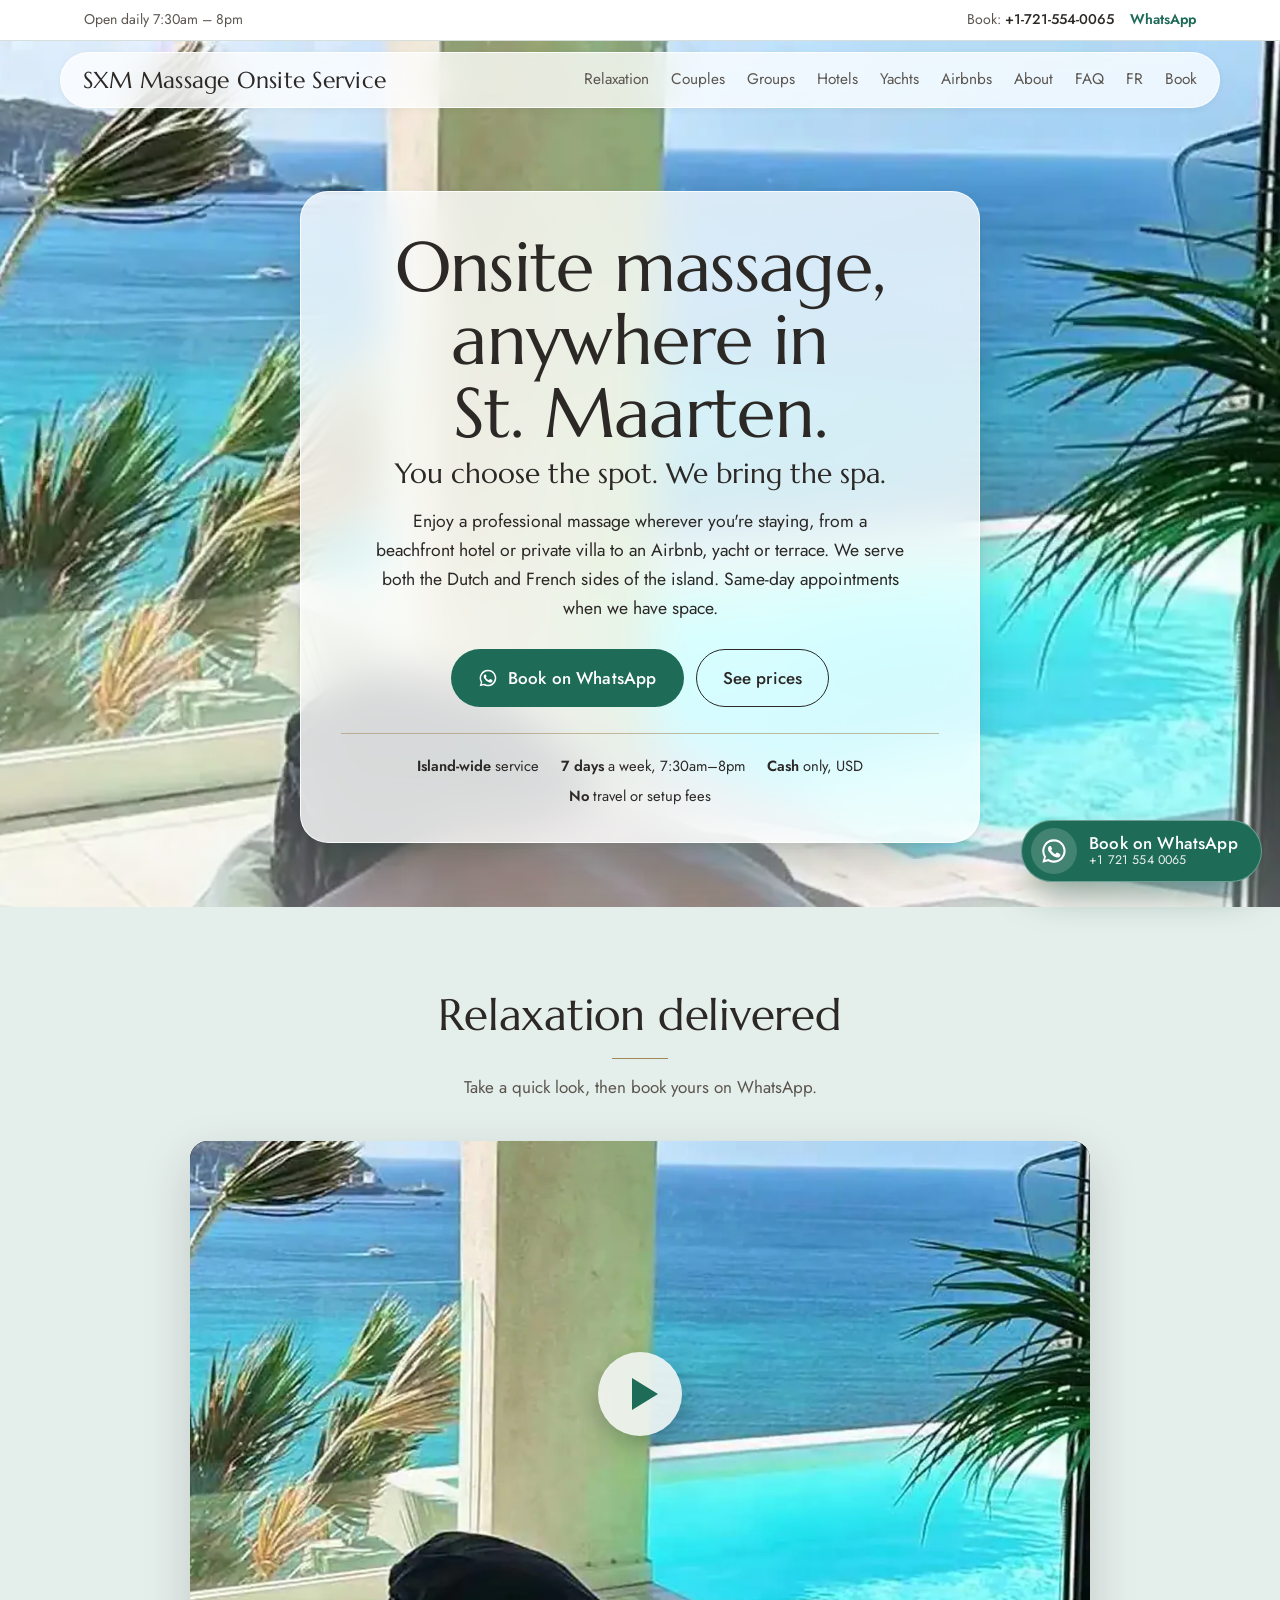
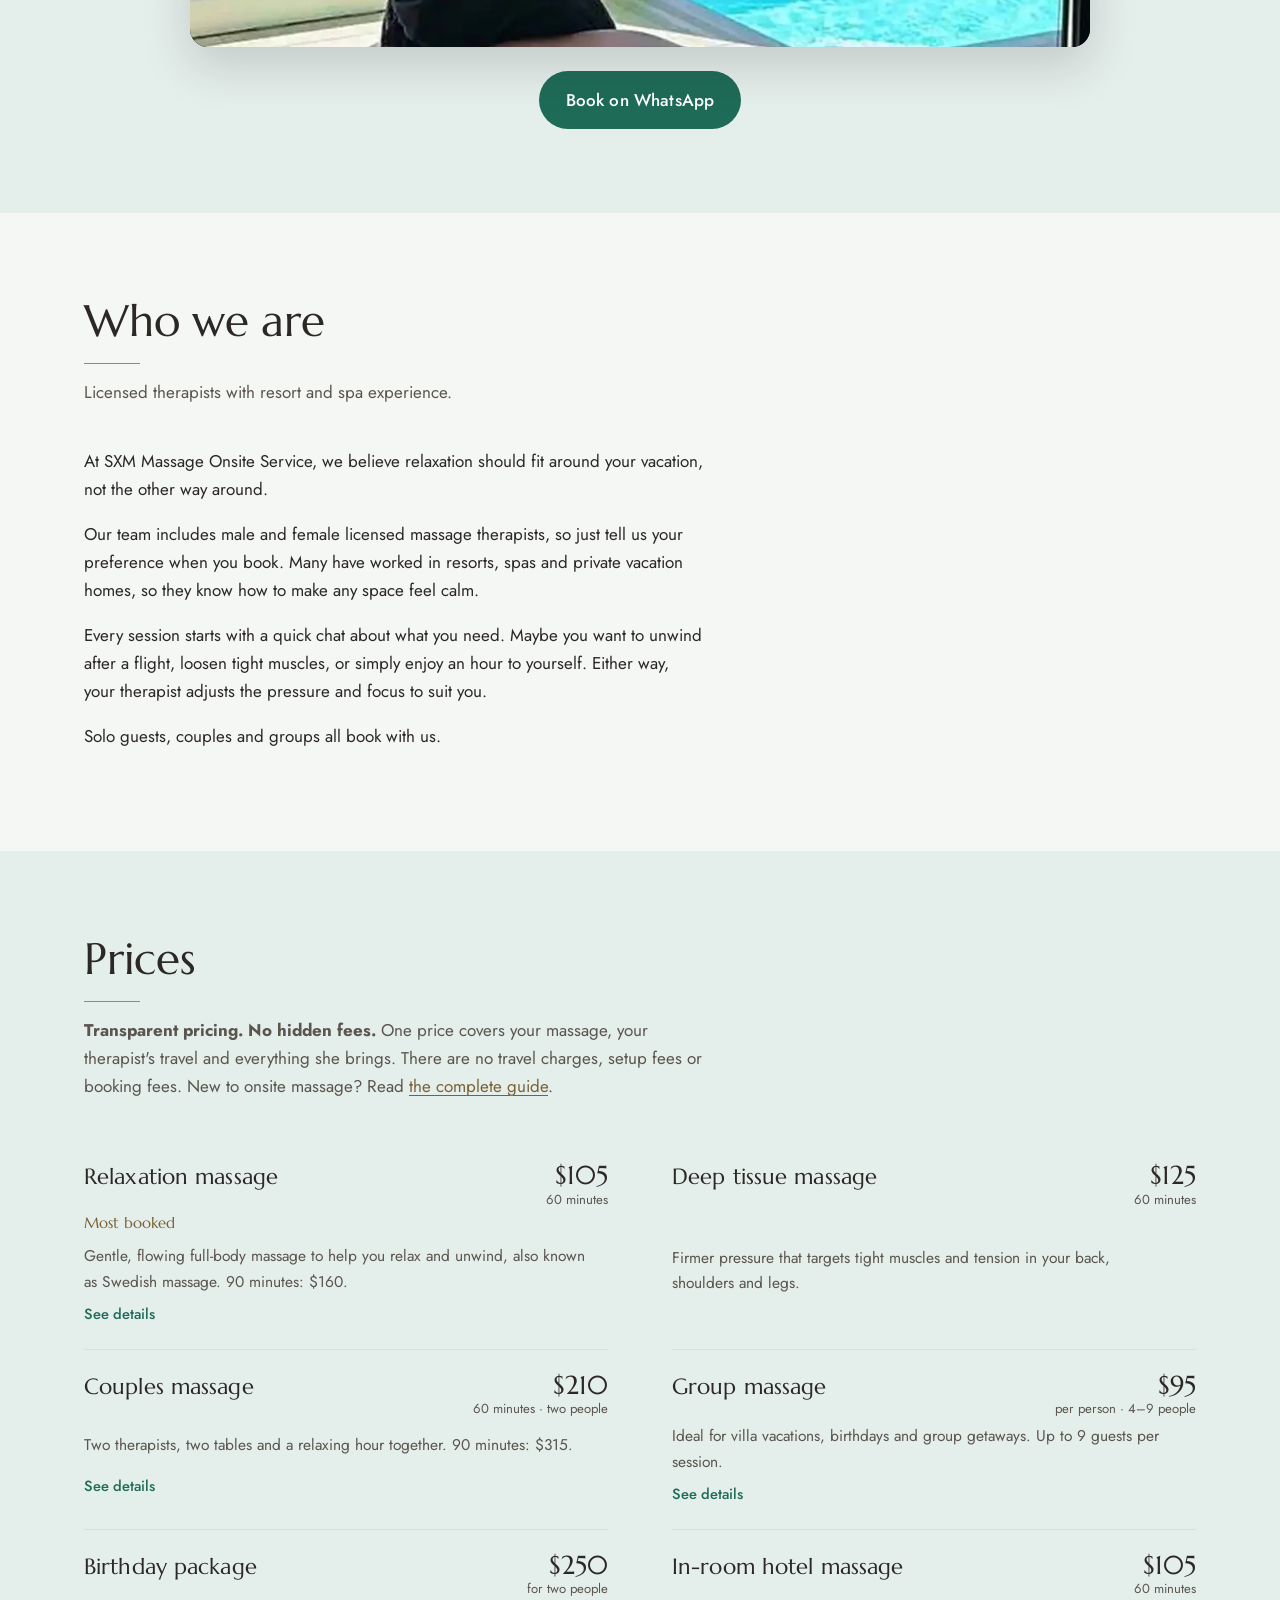
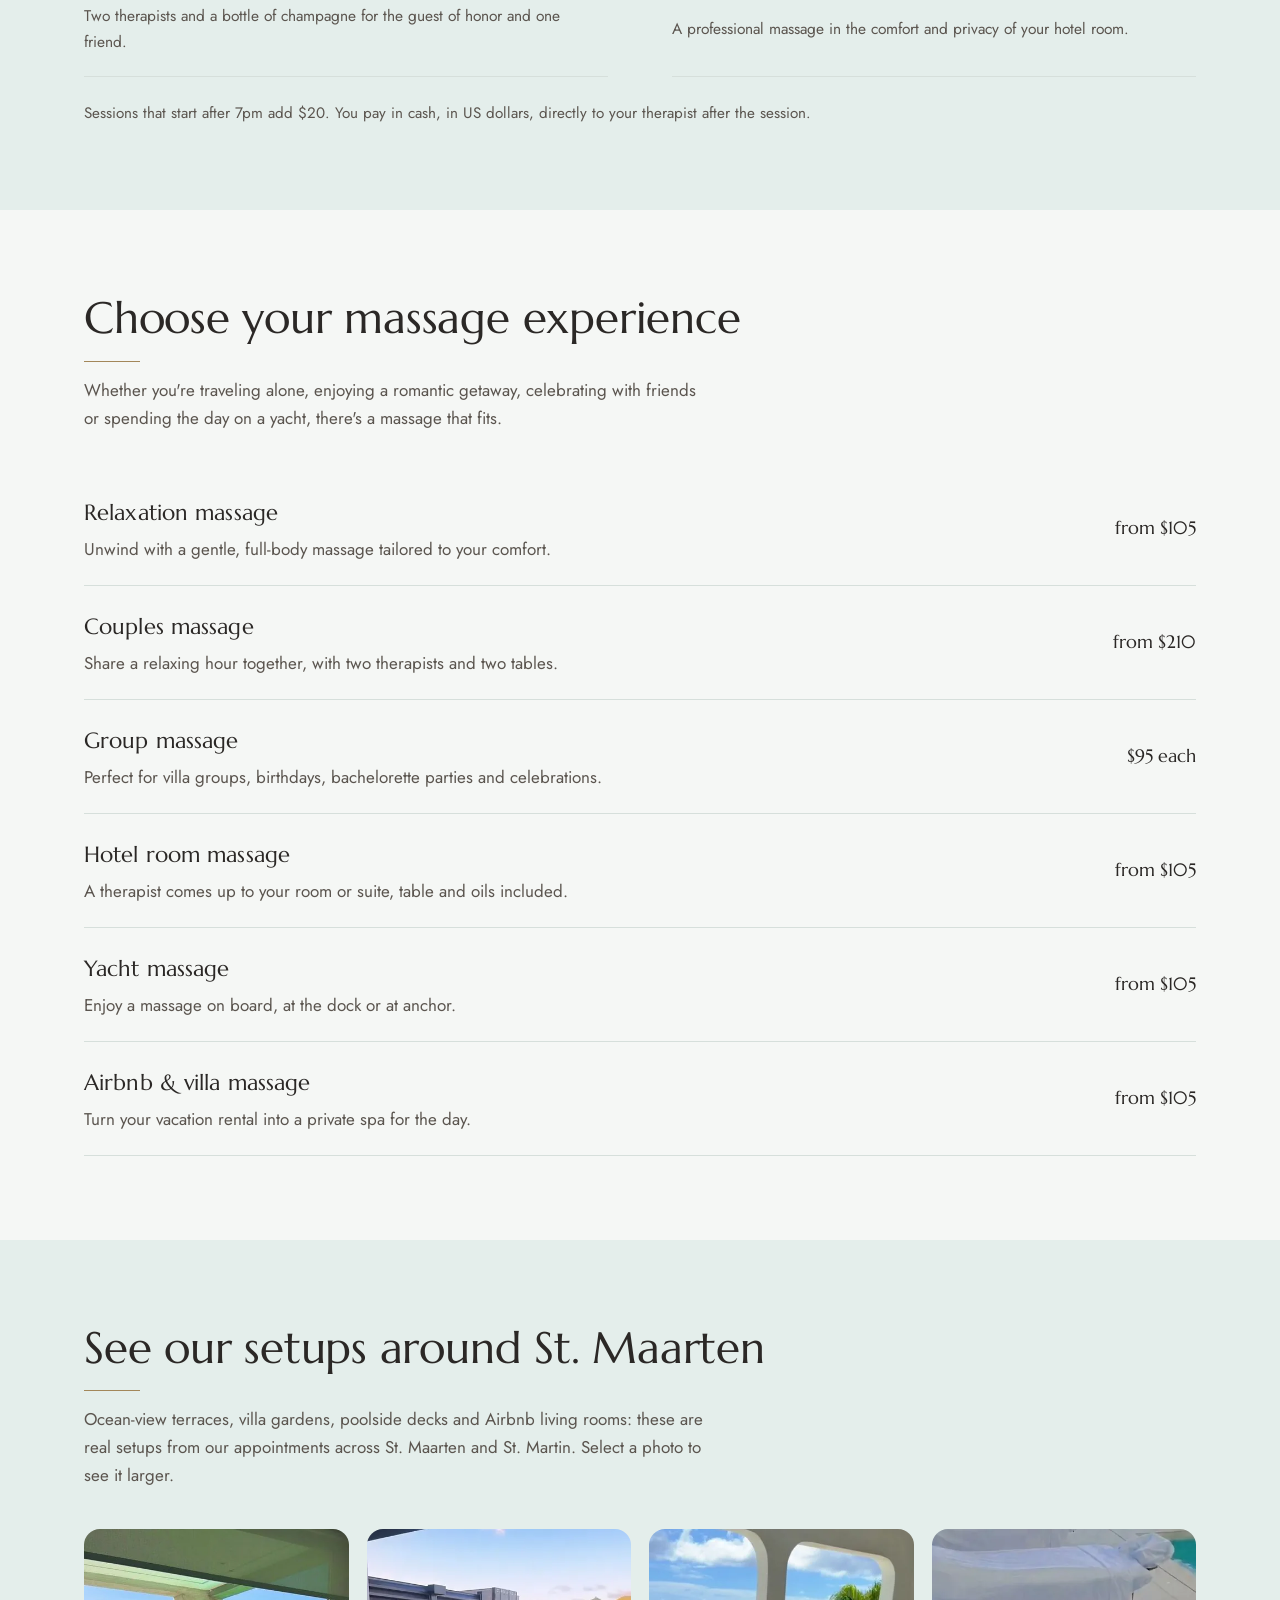
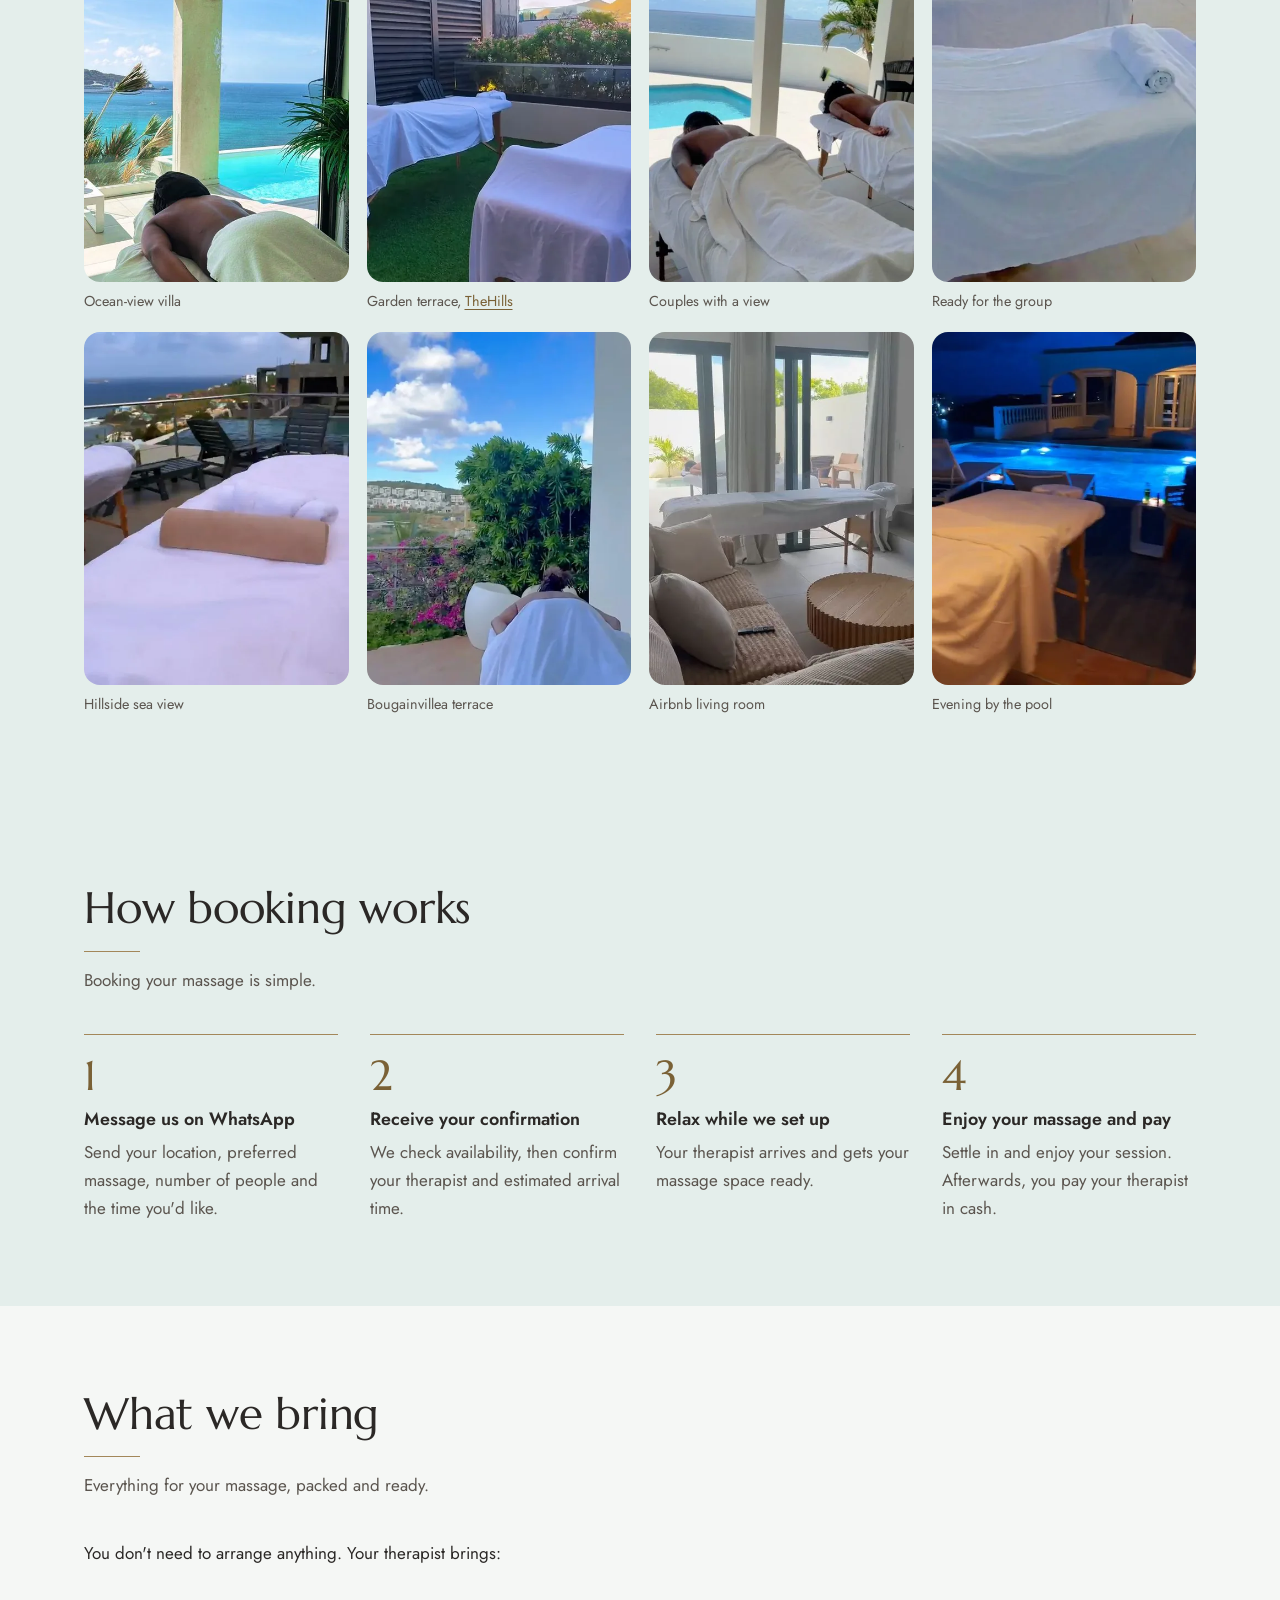
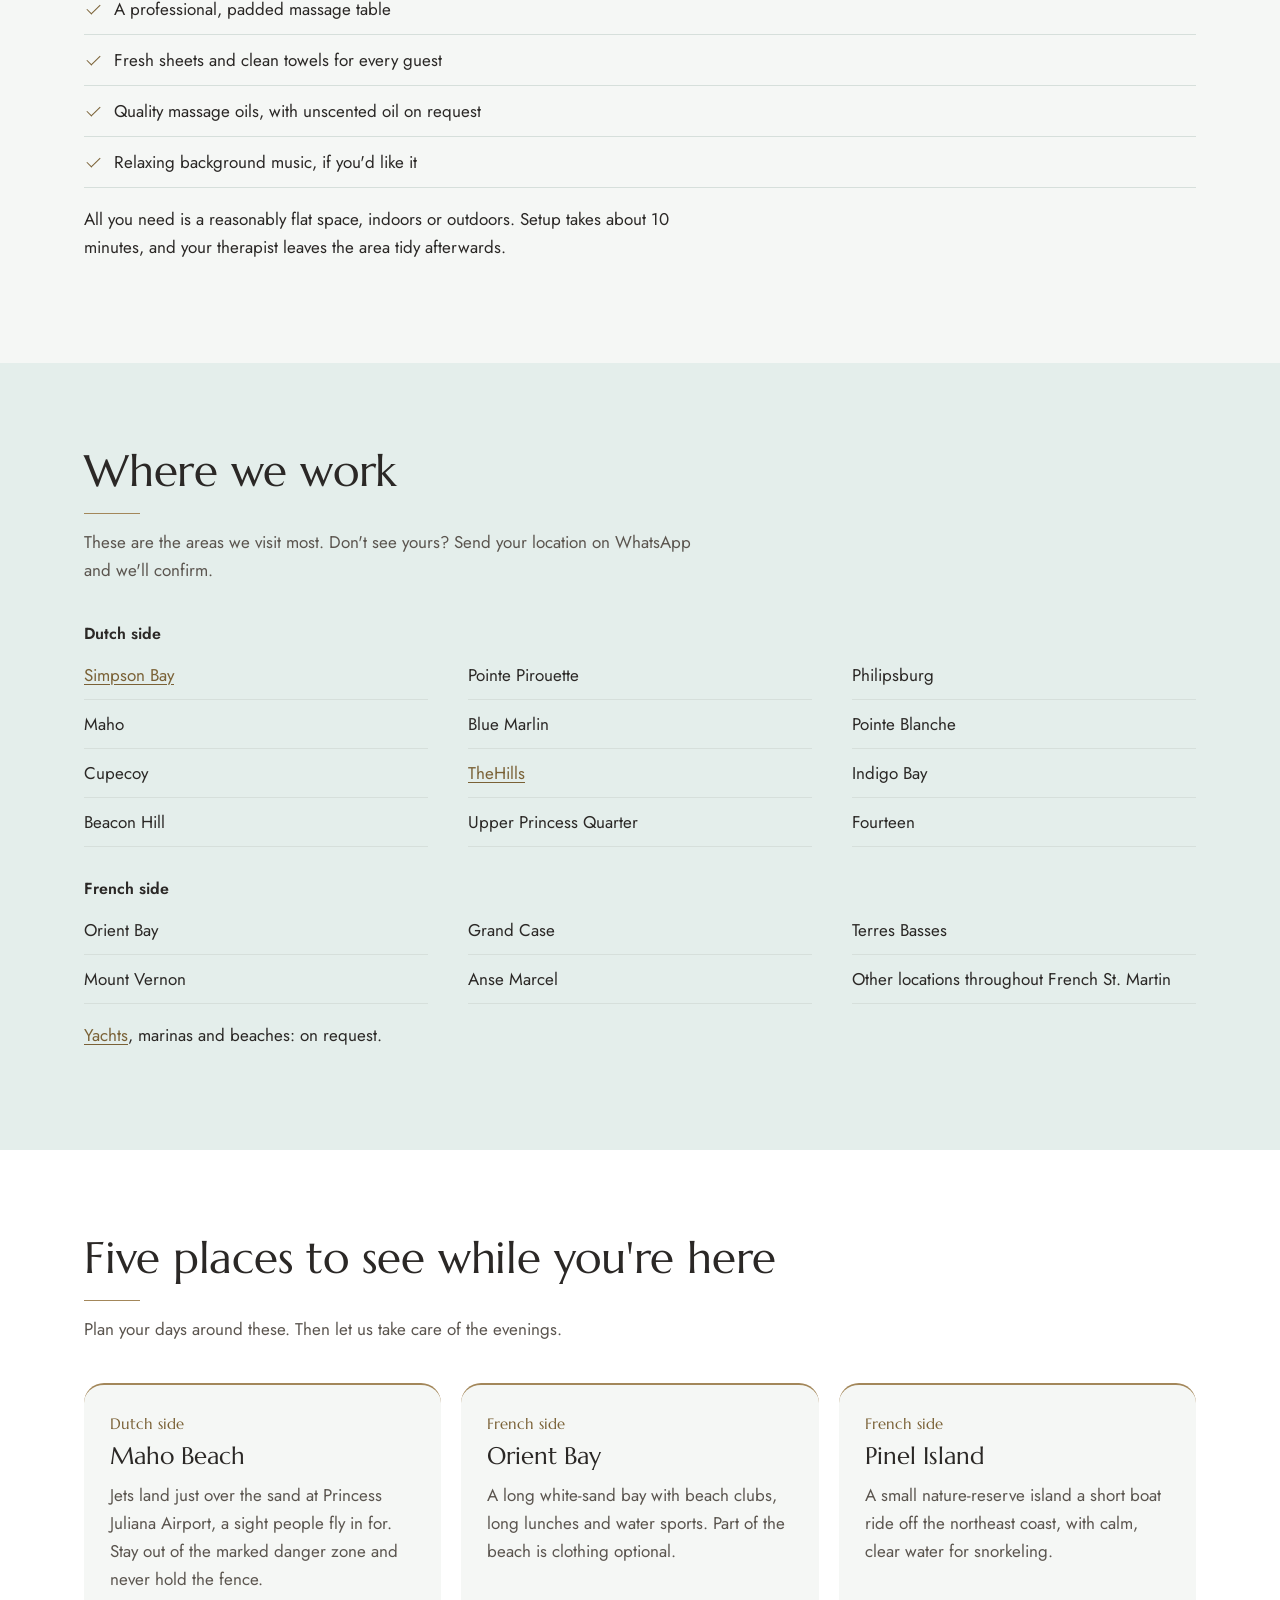
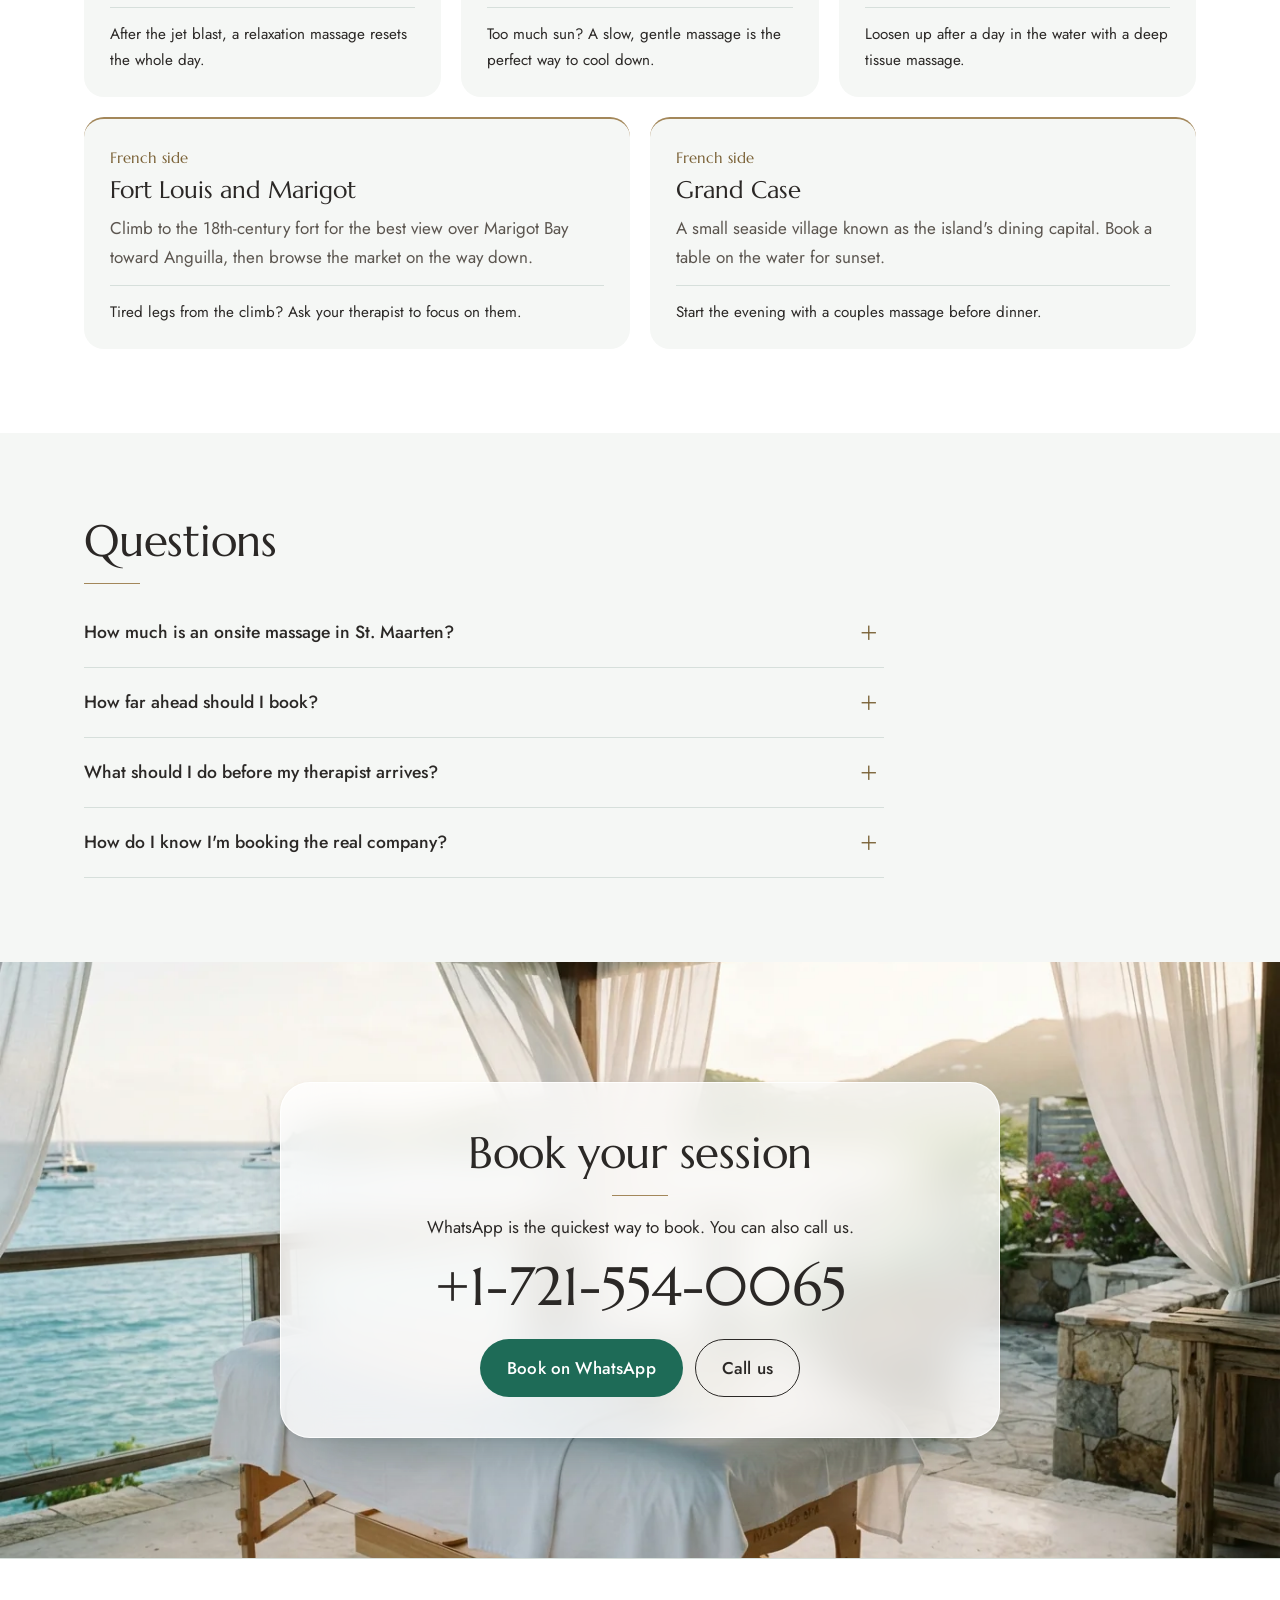
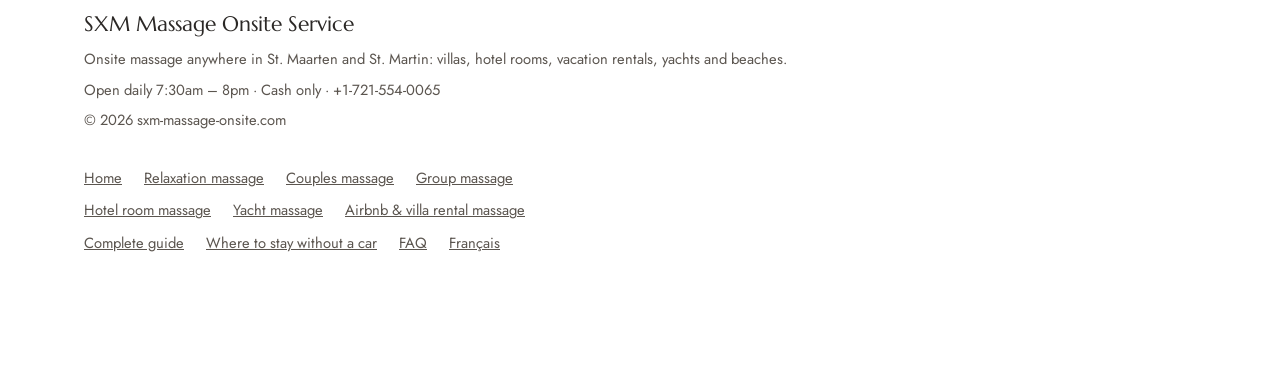
<file: index.html>
<!doctype html>
<html lang="en">
<head>
<meta charset="utf-8">
<meta name="viewport" content="width=device-width, initial-scale=1">
<!-- Google Analytics (skipped on localhost so testing doesn't count).
     Loads after the page is ready (first scroll/tap, or 2.5s after load) so it doesn't slow the first screen.
     A WhatsApp/call tap that happens before it has loaded waits up to ~1s so the click is still counted. -->
<script>
(function(){
  var h=location.hostname;
  if(!h||h==="localhost"||h==="127.0.0.1"||h.endsWith(".local")||h.endsWith(".test")) return;
  window.dataLayer=window.dataLayer||[];
  window.gtag=function(){dataLayer.push(arguments);};
  gtag("js",new Date()); gtag("config","G-8R6DB76BGK");
  var started=false, ready=false;
  function load(){ if(started) return; started=true;
    var s=document.createElement("script"); s.async=true; s.onload=function(){ready=true;};
    s.src="https://www.googletagmanager.com/gtag/js?id=G-8R6DB76BGK"; document.head.appendChild(s); }
  ["scroll","pointerdown","keydown","touchstart"].forEach(function(t){ addEventListener(t,load,{once:true,passive:true}); });
  addEventListener("load",function(){ setTimeout(load,2500); });
  document.addEventListener("click",function(e){
    var a=e.target.closest&&e.target.closest("a"); if(!a) return;
    var name, p={link_url:a.href}, txt=(a.textContent||"").trim().slice(0,60);
    if(a.href.indexOf("wa.me/")>-1){ name="whatsapp_click"; p.link_text=txt; }
    else if(a.href.indexOf("tel:")===0){ name="phone_call_click"; }
    if(!name) return;
    var sameTab=!a.target||a.target==="_self", plain=!(e.ctrlKey||e.metaKey||e.shiftKey||e.altKey||e.button);
    if(ready||!sameTab||!plain){ load(); gtag("event",name,p); return; }
    e.preventDefault(); load();
    var gone=false; function go(){ if(gone) return; gone=true; location.href=a.href; }
    p.event_callback=go; p.event_timeout=1000; gtag("event",name,p); setTimeout(go,1200);
  });
})();
</script>
<title>Onsite Massage &amp; Spa in St. Maarten &amp; Saint Martin</title>
<meta name="description" content="Onsite massage anywhere in St. Maarten &amp; St. Martin: villa, hotel room, Airbnb, yacht or beach. We set up where you are. From $105 incl. travel, same day.">
<link rel="canonical" href="https://sxm-massage-onsite.com/">
<link rel="alternate" hreflang="en" href="https://sxm-massage-onsite.com/">
<link rel="alternate" hreflang="fr" href="https://sxm-massage-onsite.com/fr/">
<link rel="alternate" hreflang="x-default" href="https://sxm-massage-onsite.com/">
<meta name="theme-color" content="#16302A">
<meta property="og:type" content="website">
<meta property="og:site_name" content="SXM Massage Onsite Service">
<meta property="og:title" content="Onsite Massage &amp; Spa in St. Maarten &amp; Saint Martin">
<meta property="og:description" content="Onsite massage anywhere in St. Maarten &amp; St. Martin: villa, hotel room, Airbnb, yacht or beach. We set up where you are. From $105 incl. travel, same day.">
<meta property="og:url" content="https://sxm-massage-onsite.com/">
<meta property="og:image" content="https://sxm-massage-onsite.com/images/sxm-onsite-massage-share.jpg">
<meta property="og:image:width" content="1200">
<meta property="og:image:height" content="630">
<meta property="og:image:alt" content="SXM Massage Onsite Service: a full massage set up on site at your villa, hotel, Airbnb, yacht or beach in St. Maarten">
<meta name="twitter:card" content="summary_large_image">
<meta name="twitter:image" content="https://sxm-massage-onsite.com/images/sxm-onsite-massage-share.jpg">
<link rel="icon" href="favicon.ico" sizes="any">
<link rel="icon" type="image/png" sizes="32x32" href="favicon-32.png">
<link rel="apple-touch-icon" href="apple-touch-icon.png">
<link rel="manifest" href="site.webmanifest">
<link rel="preload" as="image" href="images/intro-poster-vertical.webp" media="(max-aspect-ratio: 3/4)" fetchpriority="high">
<link rel="preload" as="image" href="images/intro-video-poster.webp" media="(min-aspect-ratio: 3.001/4)" fetchpriority="high">
<link rel="preload" href="fonts/marcellus-latin.woff2" as="font" type="font/woff2" crossorigin>
<link rel="preload" href="fonts/jost-latin.woff2" as="font" type="font/woff2" crossorigin>
<link rel="stylesheet" href="css/style.css?v=20261117e">
<script type="application/ld+json">
{
  "@context": "https://schema.org",
  "@type": "HealthAndBeautyBusiness",
  "@id": "https://sxm-massage-onsite.com/#business",
  "name": "SXM Massage Onsite Service",
  "alternateName": ["St. Maarten Massage Onsite Services", "St. Maarten Massage Onsite", "SXM Onsite Massage"],
  "url": "https://sxm-massage-onsite.com/",
  "image": [
    "https://sxm-massage-onsite.com/images/sxm-onsite-massage-share.jpg",
    "https://sxm-massage-onsite.com/images/ocean-view-villa-massage-st-maarten.webp",
    "https://sxm-massage-onsite.com/images/couples-massage-ocean-view-villa-st-maarten.webp",
    "https://sxm-massage-onsite.com/images/massage-table-ocean-view-terrace-st-maarten.webp",
    "https://sxm-massage-onsite.com/images/evening-poolside-massage-villa-st-maarten.webp",
    "https://sxm-massage-onsite.com/images/airbnb-living-room-massage-setup-st-maarten.webp",
    "https://sxm-massage-onsite.com/images/two-massage-tables-garden-terrace-sea-view.webp",
    "https://sxm-massage-onsite.com/images/couples-massage-tables-covered-terrace-ocean-view.webp",
    "https://sxm-massage-onsite.com/images/relaxation-massage-villa-terrace-bougainvillea.webp",
    "https://sxm-massage-onsite.com/images/group-massage-tables-beside-villa-pool.webp",
    "https://sxm-massage-onsite.com/images/couples-massage-tables-covered-villa-terrace.webp",
    "https://sxm-massage-onsite.com/images/massage-table-vacation-rental-st-maarten.webp"
  ],
  "logo": "https://sxm-massage-onsite.com/icon-512.png",
  "description": "Onsite massage anywhere in St. Maarten and St. Martin. Licensed therapists set up a full massage on site at villas, hotel rooms, vacation rentals, yachts and beaches, on both the Dutch and French sides.",
  "telephone": "+1-721-554-0065",
  "priceRange": "$95-$315",
  "paymentAccepted": "Cash",
  "currenciesAccepted": "USD",
  "address": {
    "@type": "PostalAddress",
    "addressCountry": "SX",
    "addressRegion": "Sint Maarten"
  },
  "areaServed": [
    {
      "@type": "Place",
      "name": "Sint Maarten"
    },
    {
      "@type": "Place",
      "name": "Saint-Martin"
    }
  ],
  "openingHoursSpecification": [
    {
      "@type": "OpeningHoursSpecification",
      "dayOfWeek": [
        "Monday",
        "Tuesday",
        "Wednesday",
        "Thursday",
        "Friday",
        "Saturday",
        "Sunday"
      ],
      "opens": "07:30",
      "closes": "20:00"
    }
  ],
  "hasOfferCatalog": {
    "@type": "OfferCatalog",
    "name": "Onsite massage",
    "itemListElement": [
      {
        "@type": "Offer",
        "itemOffered": {
          "@type": "Service",
          "name": "Relaxation massage, 60 min",
          "url": "https://sxm-massage-onsite.com/relaxation-massage/"
        },
        "price": "105",
        "priceCurrency": "USD"
      },
      {
        "@type": "Offer",
        "itemOffered": {
          "@type": "Service",
          "name": "Relaxation massage, 90 min",
          "url": "https://sxm-massage-onsite.com/relaxation-massage/"
        },
        "price": "160",
        "priceCurrency": "USD"
      },
      {
        "@type": "Offer",
        "itemOffered": {
          "@type": "Service",
          "name": "Deep tissue massage, 60 min",
          "url": "https://sxm-massage-onsite.com/"
        },
        "price": "125",
        "priceCurrency": "USD"
      },
      {
        "@type": "Offer",
        "itemOffered": {
          "@type": "Service",
          "name": "Couples massage, 60 min",
          "url": "https://sxm-massage-onsite.com/couples-massage/"
        },
        "price": "210",
        "priceCurrency": "USD"
      },
      {
        "@type": "Offer",
        "itemOffered": {
          "@type": "Service",
          "name": "Couples massage, 90 min",
          "url": "https://sxm-massage-onsite.com/couples-massage/"
        },
        "price": "315",
        "priceCurrency": "USD"
      },
      {
        "@type": "Offer",
        "itemOffered": {
          "@type": "Service",
          "name": "Group massage, per person, 4-9 people",
          "url": "https://sxm-massage-onsite.com/group-massage/"
        },
        "price": "95",
        "priceCurrency": "USD"
      },
      {
        "@type": "Offer",
        "itemOffered": {
          "@type": "Service",
          "name": "Birthday package with champagne, two therapists",
          "url": "https://sxm-massage-onsite.com/couples-massage/"
        },
        "price": "250",
        "priceCurrency": "USD"
      }
    ]
  }
}
</script>
<script type="application/ld+json">
{
  "@context": "https://schema.org",
  "@type": "WebSite",
  "@id": "https://sxm-massage-onsite.com/#website",
  "name": "SXM Massage Onsite Service",
  "alternateName": ["St. Maarten Massage Onsite Services", "St. Maarten Massage Onsite", "St Maarten Onsite Massage", "sxm-massage-onsite.com"],
  "url": "https://sxm-massage-onsite.com/",
  "publisher": {
    "@id": "https://sxm-massage-onsite.com/#business"
  },
  "inLanguage": "en"
}
</script>
<script type="application/ld+json">
{
  "@context": "https://schema.org",
  "@type": "FAQPage",
  "mainEntity": [
    {
      "@type": "Question",
      "name": "How much is an onsite massage in St. Maarten?",
      "acceptedAnswer": {
        "@type": "Answer",
        "text": "A 60-minute relaxation massage is $105, and that includes travel. See the full price list above."
      }
    },
    {
      "@type": "Question",
      "name": "How far ahead should I book?",
      "acceptedAnswer": {
        "@type": "Answer",
        "text": "Message us as early as you can, especially for groups, since group dates are limited. For a single massage, same-day booking often works too, but spots are limited in high-traffic areas like Mount Vernon, Anse Marcel and Terres Basses, so book early there to make sure you get your time."
      }
    },
    {
      "@type": "Question",
      "name": "What should I do before my therapist arrives?",
      "acceptedAnswer": {
        "@type": "Answer",
        "text": "Clear a small flat space and have cash ready. If you're in a hotel, let the front desk know a therapist is coming so they can let her up."
      }
    },
    {
      "@type": "Question",
      "name": "How do I know I'm booking the real company?",
      "acceptedAnswer": {
        "@type": "Answer",
        "text": "We only take bookings through sxm-massage-onsite.com and +1-721-554-0065. If someone gave you a different number or website, it isn't us."
      }
    }
  ]
}
</script>
<script type="application/ld+json">
{
  "@context": "https://schema.org",
  "@type": "VideoObject",
  "name": "Relaxation delivered",
  "description": "A short video from SXM Massage Onsite Service, the onsite massage team that sets up a full spa massage at villas, hotels, Airbnbs and yachts across St. Maarten and St. Martin.",
  "thumbnailUrl": [
    "https://sxm-massage-onsite.com/images/relaxation-delivered-video-cover-villa-pool.webp"
  ],
  "contentUrl": "https://sxm-massage-onsite.com/video/intro-landscape.mp4",
  "url": "https://sxm-massage-onsite.com/#video",
  "publisher": {
    "@id": "https://sxm-massage-onsite.com/#business"
  },
  "inLanguage": "en"
}
</script>
</head>
<body class="has-vhero">
<div class="topbar">
  <div class="wrap">
    <span class="tb-hours">Open daily 7:30am – 8pm</span>
    <span class="tb-book">Book: <a class="tb-phone" href="tel:+17215540065"><span class="nw">+1-721-554-0065</span></a> <a class="tb-wa" href="https://wa.me/17215540065?text=Hi%2C%20I%27d%20like%20to%20book%20an%20onsite%20massage" rel="noopener">WhatsApp</a></span>
  </div>
</div>
<header class="wrap top">
  <a class="brand" href="./">SXM Massage Onsite Service<small>sxm-massage-onsite.com</small></a>
  <button class="menu-btn" type="button" aria-expanded="false" aria-controls="main-nav">Menu</button>
  <nav id="main-nav" aria-label="Main">
    <a href="relaxation-massage/">Relaxation</a>
    <a href="couples-massage/">Couples</a>
    <a href="group-massage/">Groups</a>
    <a href="hotel-massage/">Hotels</a>
    <a href="yacht-massage/">Yachts</a>
    <a href="airbnb-massage/">Airbnbs</a>
    <a href="#about">About</a>
    <a href="faq/">FAQ</a>
    <a href="fr/" hreflang="fr" lang="fr" title="Version française">FR</a>
    <a class="nav-m" href="guide/">Complete guide</a>
    <a class="nav-m" href="where-to-stay/">Where to stay</a>
    <a href="#book">Book</a>
  </nav>
</header>
<script>
(function(){
  var h=document.querySelector('header.top'), b=h&&h.querySelector('.menu-btn'); if(!b) return;
  function close(){ h.classList.remove('open'); b.setAttribute('aria-expanded','false'); }
  b.addEventListener('click',function(){ var o=h.classList.toggle('open'); b.setAttribute('aria-expanded',o?'true':'false'); });
  h.querySelectorAll('nav a').forEach(function(a){ a.addEventListener('click',close); });
  document.addEventListener('keydown',function(e){ if(e.key==='Escape'&&h.classList.contains('open')){ close(); b.focus(); } });
  document.addEventListener('click',function(e){ if(h.classList.contains('open')&&!h.contains(e.target)) close(); });
})();
</script>
<main>
<section class="vhero" aria-label="Introduction">
  <picture>
    <source media="(max-aspect-ratio: 3/4)" srcset="images/intro-poster-vertical.webp" width="720" height="1280">
    <img class="vhero-poster" src="images/intro-video-poster.webp" width="1280" height="720" alt="Onsite massage set up at a villa in St. Maarten" fetchpriority="high">
  </picture>
  <video class="vhero-video lazy" muted loop playsinline preload="none" aria-hidden="true" tabindex="-1" data-portrait="video/intro-vertical.mp4" data-landscape="video/intro-landscape.mp4"></video>
  <div class="vhero-shade"></div>
  <div class="wrap vhero-content">
    <div class="glass-card">
    <h1>Onsite massage, anywhere in St.&nbsp;Maarten.</h1>
    <p class="places">You choose the spot. We bring the spa.</p>
    <p class="lede">Enjoy a professional massage wherever you're staying, from a beachfront hotel or private villa to an Airbnb, yacht or terrace. We serve both the Dutch and French sides of the island. Same-day appointments when we have space.</p>
    <div class="cta-row">
      <a class="btn btn-wa" href="https://wa.me/17215540065?text=Hi%2C%20I%27d%20like%20to%20book%20an%20onsite%20massage" rel="noopener"><svg viewBox="0 0 24 24" aria-hidden="true" fill="currentColor"><path d="M12 2a10 10 0 0 0-8.6 15.1L2 22l5-1.3A10 10 0 1 0 12 2zm0 18.2c-1.5 0-3-.4-4.3-1.2l-.3-.2-3 .8.8-2.9-.2-.3A8.2 8.2 0 1 1 12 20.2zm4.5-6.1c-.2-.1-1.5-.7-1.7-.8-.2-.1-.4-.1-.6.1l-.8 1c-.1.2-.3.2-.5.1a6.7 6.7 0 0 1-3.3-2.9c-.3-.4.2-.4.7-1.3.1-.2 0-.3 0-.4l-.8-1.8c-.2-.5-.4-.4-.6-.4h-.5a1 1 0 0 0-.7.3 3 3 0 0 0-.9 2.2 5.2 5.2 0 0 0 1.1 2.7 11.8 11.8 0 0 0 4.5 4c1.7.7 2.3.8 3.2.6.5-.1 1.5-.6 1.7-1.2.2-.6.2-1.1.2-1.2-.1-.1-.3-.2-.5-.3z"/></svg>Book on WhatsApp</a>
      <a class="btn btn-line" href="#prices">See prices</a>
    </div>
    <ul class="facts"><li><strong>Island-wide</strong> service</li><li><strong>7 days</strong> a week, 7:30am–8pm</li><li><strong>Cash</strong> only, USD</li><li><strong>No</strong> travel or setup fees</li></ul>
    </div>
  </div>
  <button class="vhero-toggle" type="button" aria-label="Pause video" title="Pause video" data-pause="Pause video" data-play="Play video"><span aria-hidden="true">&#10074;&#10074;</span></button>
</section>
<script>
(function(){
  var v=document.querySelector('.vhero-video'), b=document.querySelector('.vhero-toggle'); if(!v||!b) return;
  var mm=window.matchMedia?function(q){return matchMedia(q).matches;}:function(){return false;};
  var c=navigator.connection, saveData=!!(c&&c.saveData), still=mm('(prefers-reduced-motion: reduce)')||saveData;
  var wantPlay=!still;
  // Load the video file only when needed, picking the tall or wide version for the screen
  function attach(){ if(v.src) return;
    v.src=mm('(max-aspect-ratio: 3/4)')?v.dataset.portrait:v.dataset.landscape;
    // skip the black fade-in at the very start, then show the video over the photo
    v.addEventListener('loadedmetadata',function(){ try{ if(v.currentTime<1.2) v.currentTime=1.2; }catch(e){} },{once:true});
    v.addEventListener('playing',function(){ v.classList.add('is-playing'); },{once:true});
    v.load(); }
  function label(paused){ var l=paused?b.dataset.play:b.dataset.pause; b.setAttribute('aria-label',l); b.title=l; b.firstChild.innerHTML=paused?'&#9654;':'&#10074;&#10074;'; }
  function set(paused){ wantPlay=!paused;
    if(paused){ v.pause(); } else { attach(); var p=v.play(); if(p&&p.catch)p.catch(function(){}); }
    label(paused); }
  label(still);
  if(!still){ addEventListener('load',function(){ setTimeout(function(){ if(wantPlay) set(false); },300); }); }
  b.addEventListener('click',function(){ set(wantPlay); });
})();
</script>
<section id="video" class="vbanner band">
  <div class="wrap">
    <h2>Relaxation delivered</h2>
    <p class="intro measure">Take a quick look, then book yours on WhatsApp.</p>
    <div class="fb-video" data-src="video/intro-landscape.mp4">
      <button type="button" class="fb-play" aria-label="Play the video: Relaxation delivered">
        <img src="images/relaxation-delivered-video-cover-villa-pool-800.webp?v=2" srcset="images/relaxation-delivered-video-cover-villa-pool-800.webp?v=2 800w, images/relaxation-delivered-video-cover-villa-pool.webp?v=2 1280w" sizes="(min-width:960px) 900px, 100vw" alt="Massage on a villa terrace overlooking an infinity pool and the sea in St. Maarten" width="1280" height="720" loading="lazy" decoding="async">
        <span class="fb-play-icon" aria-hidden="true"></span>
      </button>
    </div>
    <div class="cta-row vbanner-cta">
      <a class="btn btn-wa" href="https://wa.me/17215540065?text=Hi%2C%20I%27d%20like%20to%20book%20an%20onsite%20massage" rel="noopener">Book on WhatsApp</a>
    </div>
  </div>
</section>
<script>
document.querySelectorAll('.fb-video').forEach(function(box){
  box.querySelector('.fb-play').addEventListener('click',function(){
    var f=document.createElement('video');
    f.src=box.getAttribute('data-src'); f.title='Relaxation delivered (video)';
    f.controls=true; f.autoplay=true; f.playsInline=true;
    f.setAttribute('playsinline',''); f.setAttribute('preload','auto');
    f.style.cssText='position:absolute;inset:0;width:100%;height:100%;background:#000';
    box.innerHTML=''; box.appendChild(f);
    var p=f.play(); if(p&&p.catch) p.catch(function(){});
    if(window.gtag) gtag('event','video_play',{video:'relaxation_delivered'});
  });
});
</script>
<section id="about">
  <div class="wrap">
    <h2>Who we are</h2>
    <p class="intro measure">Licensed therapists with resort and spa experience.</p>
    <p class="measure">At SXM Massage Onsite Service, we believe relaxation should fit around your vacation, not the other way around.</p>
    <p class="measure">Our team includes male and female licensed massage therapists, so just tell us your preference when you book. Many have worked in resorts, spas and private vacation homes, so they know how to make any space feel calm.</p>
    <p class="measure">Every session starts with a quick chat about what you need. Maybe you want to unwind after a flight, loosen tight muscles, or simply enjoy an hour to yourself. Either way, your therapist adjusts the pressure and focus to suit you.</p>
    <p class="measure">Solo guests, couples and groups all book with us.</p>
  </div>
</section>
<section id="prices" class="band">
  <div class="wrap">
    <h2>Prices</h2>
    <p class="intro measure"><strong>Transparent pricing. No hidden fees.</strong> One price covers your massage, your therapist's travel and everything she brings. There are no travel charges, setup fees or booking fees. New to onsite massage? Read <a href="guide/">the complete guide</a>.</p>
    <ul class="rate-cards">
      <li class="rate-card linked">
        <span class="badge">Most booked</span><h3><a href="relaxation-massage/">Relaxation massage</a></h3>
        <p class="price">$105<span>60 minutes</span></p>
        <p class="note">Gentle, flowing full-body massage to help you relax and unwind, also known as Swedish massage. 90 minutes: $160.</p><span class="more" aria-hidden="true">See details</span>
      </li>
      <li class="rate-card">
        <h3>Deep tissue massage</h3>
        <p class="price">$125<span>60 minutes</span></p>
        <p class="note">Firmer pressure that targets tight muscles and tension in your back, shoulders and legs.</p>
      </li>
      <li class="rate-card linked">
        <h3><a href="couples-massage/">Couples massage</a></h3>
        <p class="price">$210<span>60 minutes · two people</span></p>
        <p class="note">Two therapists, two tables and a relaxing hour together. 90 minutes: $315.</p><span class="more" aria-hidden="true">See details</span>
      </li>
      <li class="rate-card linked">
        <h3><a href="group-massage/">Group massage</a></h3>
        <p class="price">$95<span>per person · 4–9 people</span></p>
        <p class="note">Ideal for villa vacations, birthdays and group getaways. Up to 9 guests per session.</p><span class="more" aria-hidden="true">See details</span>
      </li>
      <li class="rate-card">
        <h3>Birthday package</h3>
        <p class="price">$250<span>for two people</span></p>
        <p class="note">Two therapists and a bottle of champagne for the guest of honor and one friend.</p>
      </li>
      <li class="rate-card">
        <h3>In-room hotel massage</h3>
        <p class="price">$105<span>60 minutes</span></p>
        <p class="note">A professional massage in the comfort and privacy of your hotel room.</p>
      </li>
    </ul>
    <p class="rate-foot">Sessions that start after 7pm add $20. You pay in cash, in US dollars, directly to your therapist after the session.</p>
  </div>
</section>
<section>
  <div class="wrap">
    <h2>Choose your massage experience</h2>
    <p class="intro measure">Whether you're traveling alone, enjoying a romantic getaway, celebrating with friends or spending the day on a yacht, there's a massage that fits.</p>
    <ul class="pages">
      <li><a href="relaxation-massage/"><strong>Relaxation massage</strong><span>Unwind with a gentle, full-body massage tailored to your comfort.</span><em>from $105</em></a></li>
      <li><a href="couples-massage/"><strong>Couples massage</strong><span>Share a relaxing hour together, with two therapists and two tables.</span><em>from $210</em></a></li>
      <li><a href="group-massage/"><strong>Group massage</strong><span>Perfect for villa groups, birthdays, bachelorette parties and celebrations.</span><em>$95 each</em></a></li>
      <li><a href="hotel-massage/"><strong>Hotel room massage</strong><span>A therapist comes up to your room or suite, table and oils included.</span><em>from $105</em></a></li>
      <li><a href="yacht-massage/"><strong>Yacht massage</strong><span>Enjoy a massage on board, at the dock or at anchor.</span><em>from $105</em></a></li>
      <li><a href="airbnb-massage/"><strong>Airbnb & villa massage</strong><span>Turn your vacation rental into a private spa for the day.</span><em>from $105</em></a></li>
    </ul>
  </div>
</section>
<section class="band">
  <div class="wrap">
    <h2>See our setups around St. Maarten</h2>
    <p class="intro measure">Ocean-view terraces, villa gardens, poolside decks and Airbnb living rooms: these are real setups from our appointments across St. Maarten and St. Martin. Select a photo to see it larger.</p>
    <ul class="gallery four">
      <li><figure><a href="images/ocean-view-villa-massage-st-maarten.webp" class="lb" data-caption="Ocean-view villa massage in St. Maarten"><img src="images/ocean-view-villa-massage-st-maarten-tile.webp" alt="Guest having a massage beside an infinity pool with an ocean view" width="480" height="640" loading="lazy" decoding="async"></a><figcaption>Ocean-view villa</figcaption></figure></li>
      <li><figure><a href="images/two-massage-tables-garden-terrace-sea-view.webp" class="lb" data-caption="Massage tables on a garden terrace at TheHills"><img src="images/two-massage-tables-garden-terrace-sea-view-tile.webp" alt="Two massage tables on a garden terrace at TheHills, St. Maarten" width="480" height="640" loading="lazy" decoding="async"></a><figcaption>Garden terrace, <a href="https://vacation.rentals.thehillsresidence.com/" target="_blank" rel="noopener">TheHills</a></figcaption></figure></li>
      <li><figure><a href="images/couples-massage-ocean-view-villa-st-maarten.webp" class="lb" data-caption="Ocean-view couples massage in St. Maarten"><img src="images/couples-massage-ocean-view-villa-st-maarten-tile.webp" alt="Couples massage under villa arches with a pool and ocean view" width="480" height="640" loading="lazy" decoding="async"></a><figcaption>Couples with a view</figcaption></figure></li>
      <li><figure><a href="images/group-massage-tables-beside-villa-pool.webp" class="lb" data-caption="Group massage setup at a villa pool"><img src="images/group-massage-tables-beside-villa-pool-tile.webp" alt="Massage tables lined up beside a villa pool for a group" width="480" height="640" loading="lazy" decoding="async"></a><figcaption>Ready for the group</figcaption></figure></li>
      <li><figure><a href="images/massage-table-ocean-view-terrace-st-maarten.webp" class="lb" data-caption="Massage table with an ocean view"><img src="images/massage-table-ocean-view-terrace-st-maarten-tile.webp" alt="Massage table on a hillside terrace overlooking the sea" width="480" height="640" loading="lazy" decoding="async"></a><figcaption>Hillside sea view</figcaption></figure></li>
      <li><figure><a href="images/relaxation-massage-villa-terrace-bougainvillea.webp" class="lb" data-caption="Relaxation massage on a villa terrace"><img src="images/relaxation-massage-villa-terrace-bougainvillea-tile.webp" alt="Guest relaxing on a villa terrace beside bougainvillea" width="480" height="640" loading="lazy" decoding="async"></a><figcaption>Bougainvillea terrace</figcaption></figure></li>
      <li><figure><a href="images/airbnb-living-room-massage-setup-st-maarten.webp" class="lb" data-caption="Massage at an Airbnb in St. Maarten"><img src="images/airbnb-living-room-massage-setup-st-maarten-tile.webp" alt="Massage table in a bright vacation rental living room" width="480" height="640" loading="lazy" decoding="async"></a><figcaption>Airbnb living room</figcaption></figure></li>
      <li><figure><a href="images/evening-poolside-massage-villa-st-maarten.webp" class="lb" data-caption="Evening massage at a villa pool"><img src="images/evening-poolside-massage-villa-st-maarten-tile.webp" alt="Massage table beside a lit villa pool in the evening" width="480" height="640" loading="lazy" decoding="async"></a><figcaption>Evening by the pool</figcaption></figure></li>
    </ul>
  </div>
</section>
<section class="dark">
  <div class="wrap">
    <h2>How booking works</h2>
    <p class="intro measure">Booking your massage is simple.</p>
    <ol class="steps four">
      <li><h3>Message us on WhatsApp</h3><p>Send your location, preferred massage, number of people and the time you'd like.</p></li>
      <li><h3>Receive your confirmation</h3><p>We check availability, then confirm your therapist and estimated arrival time.</p></li>
      <li><h3>Relax while we set up</h3><p>Your therapist arrives and gets your massage space ready.</p></li>
      <li><h3>Enjoy your massage and pay</h3><p>Settle in and enjoy your session. Afterwards, you pay your therapist in cash.</p></li>
    </ol>
  </div>
</section>
<section>
  <div class="wrap">
    <h2>What we bring</h2>
    <p class="intro measure">Everything for your massage, packed and ready.</p>
    <p class="measure">You don't need to arrange anything. Your therapist brings:</p>
    <ul class="ticks">
      <li>A professional, padded massage table</li>
      <li>Fresh sheets and clean towels for every guest</li>
      <li>Quality massage oils, with unscented oil on request</li>
      <li>Relaxing background music, if you'd like it</li>
    </ul>
    <p class="measure">All you need is a reasonably flat space, indoors or outdoors. Setup takes about 10 minutes, and your therapist leaves the area tidy afterwards.</p>
  </div>
</section>
<section id="areas" class="band">
  <div class="wrap">
    <h2>Where we work</h2>
    <p class="intro measure">These are the areas we visit most. Don't see yours? Send your location on WhatsApp and we'll confirm.</p>
    <h3>Dutch side</h3>
    <ul class="areas">
      <li><a href="where-to-stay/simpson-bay/">Simpson Bay</a></li>
      <li>Maho</li>
      <li>Cupecoy</li>
      <li>Beacon Hill</li>
      <li>Pointe Pirouette</li>
      <li>Blue Marlin</li>
      <li><a href="where-to-stay/thehills/">TheHills</a></li>
      <li>Upper Princess Quarter</li>
      <li>Philipsburg</li>
      <li>Pointe Blanche</li>
      <li>Indigo Bay</li>
      <li>Fourteen</li>
    </ul>
    <h3>French side</h3>
    <ul class="areas">
      <li>Orient Bay</li>
      <li>Mount Vernon</li>
      <li>Grand Case</li>
      <li>Anse Marcel</li>
      <li>Terres Basses</li>
      <li>Other locations throughout French St. Martin</li>
    </ul>
    <p class="measure"><a href="yacht-massage/">Yachts</a>, marinas and beaches: on request.</p>
  </div>
</section>
<section id="see" class="places-sec">
  <div class="wrap">
    <h2>Five places to see while you're here</h2>
    <p class="intro measure">Plan your days around these. Then let us take care of the evenings.</p>
    <ul class="see-list">
      <li class="place">
        <p class="place-side">Dutch side</p>
        <h3>Maho Beach</h3>
        <p>Jets land just over the sand at Princess Juliana Airport, a sight people fly in for. Stay out of the marked danger zone and never hold the fence.</p>
        <p class="place-pair">After the jet blast, a relaxation massage resets the whole day.</p>
      </li>
      <li class="place">
        <p class="place-side">French side</p>
        <h3>Orient Bay</h3>
        <p>A long white-sand bay with beach clubs, long lunches and water sports. Part of the beach is clothing optional.</p>
        <p class="place-pair">Too much sun? A slow, gentle massage is the perfect way to cool down.</p>
      </li>
      <li class="place">
        <p class="place-side">French side</p>
        <h3>Pinel Island</h3>
        <p>A small nature-reserve island a short boat ride off the northeast coast, with calm, clear water for snorkeling.</p>
        <p class="place-pair">Loosen up after a day in the water with a deep tissue massage.</p>
      </li>
      <li class="place">
        <p class="place-side">French side</p>
        <h3>Fort Louis and Marigot</h3>
        <p>Climb to the 18th-century fort for the best view over Marigot Bay toward Anguilla, then browse the market on the way down.</p>
        <p class="place-pair">Tired legs from the climb? Ask your therapist to focus on them.</p>
      </li>
      <li class="place">
        <p class="place-side">French side</p>
        <h3>Grand Case</h3>
        <p>A small seaside village known as the island's dining capital. Book a table on the water for sunset.</p>
        <p class="place-pair">Start the evening with a couples massage before dinner.</p>
      </li>
    </ul>
  </div>
</section>
<section id="faq" class="faq">
  <div class="wrap">
    <h2>Questions</h2>
    <div class="faq-list">
      <details>
        <summary>How much is an onsite massage in St. Maarten?</summary>
        <p>A 60-minute relaxation massage is $105, and that includes travel. See <a href="#prices">the full price list</a> above.</p>
      </details>
      <details>
        <summary>How far ahead should I book?</summary>
        <p>Message us as early as you can, especially for groups, since group dates are limited. For a single massage, same-day booking often works too, but spots are limited in high-traffic areas like Mount Vernon, Anse Marcel and Terres Basses, so book early there to make sure you get your time.</p>
      </details>
      <details>
        <summary>What should I do before my therapist arrives?</summary>
        <p>Clear a small flat space and have cash ready. If you're in a hotel, let the front desk know a therapist is coming so they can let her up.</p>
      </details>
      <details>
        <summary>How do I know I'm booking the real company?</summary>
        <p>We only take bookings through sxm-massage-onsite.com and <span class="nw">+1-721-554-0065</span>. If someone gave you a different number or website, it isn't us. <a href="faq/#real">How to check</a></p>
      </details>
    </div>
  </div>
</section>
<section id="book" class="dark book">
  <div class="wrap">
    <h2>Book your session</h2>
    <p>WhatsApp is the quickest way to book. You can also call us.</p>
    <a class="big-number" href="https://wa.me/17215540065"><span class="nw">+1-721-554-0065</span></a>
    <div class="cta-row">
      <a class="btn btn-wa" href="https://wa.me/17215540065?text=Hi%2C%20I%27d%20like%20to%20book%20an%20onsite%20massage" rel="noopener">Book on WhatsApp</a>
      <a class="btn btn-line" href="tel:+17215540065">Call us</a>
    </div>
  </div>
</section>
</main>

<footer>
  <div class="wrap cols">
    <div>
      <p><strong>SXM Massage Onsite Service</strong></p>
      <p>Onsite massage anywhere in St. Maarten and St. Martin: villas, hotel rooms, vacation rentals, yachts and beaches.</p>
      <p>Open daily 7:30am – 8pm · Cash only · <span class="nw">+1-721-554-0065</span></p>
      <p>© 2026 sxm-massage-onsite.com</p>
    </div>
    <nav aria-label="Services">
      <a href="./">Home</a>
      <a href="relaxation-massage/">Relaxation massage</a>
      <a href="couples-massage/">Couples massage</a>
      <a href="group-massage/">Group massage</a>
      <a href="hotel-massage/">Hotel room massage</a>
      <a href="yacht-massage/">Yacht massage</a>
      <a href="airbnb-massage/">Airbnb & villa rental massage</a>
      <a href="guide/">Complete guide</a>
      <a href="where-to-stay/">Where to stay without a car</a>
      <a href="faq/">FAQ</a>
      <a href="fr/" hreflang="fr" lang="fr">Français</a>
    </nav>
  </div>
</footer>

<a class="wa-float" href="https://wa.me/17215540065?text=Hi%2C%20I%27d%20like%20to%20book%20an%20onsite%20massage" rel="noopener"><span class="wa-icon" aria-hidden="true"><svg viewBox="0 0 24 24" aria-hidden="true" fill="currentColor"><path d="M12 2a10 10 0 0 0-8.6 15.1L2 22l5-1.3A10 10 0 1 0 12 2zm0 18.2c-1.5 0-3-.4-4.3-1.2l-.3-.2-3 .8.8-2.9-.2-.3A8.2 8.2 0 1 1 12 20.2zm4.5-6.1c-.2-.1-1.5-.7-1.7-.8-.2-.1-.4-.1-.6.1l-.8 1c-.1.2-.3.2-.5.1a6.7 6.7 0 0 1-3.3-2.9c-.3-.4.2-.4.7-1.3.1-.2 0-.3 0-.4l-.8-1.8c-.2-.5-.4-.4-.6-.4h-.5a1 1 0 0 0-.7.3 3 3 0 0 0-.9 2.2 5.2 5.2 0 0 0 1.1 2.7 11.8 11.8 0 0 0 4.5 4c1.7.7 2.3.8 3.2.6.5-.1 1.5-.6 1.7-1.2.2-.6.2-1.1.2-1.2-.1-.1-.3-.2-.5-.3z"/></svg></span><span class="wa-text">Book on WhatsApp<small>+1 721 554 0065</small></span></a>
<dialog class="lightbox" id="lightbox" aria-label="Photo">
  <button type="button" class="lb-close" aria-label="Close photo">&times;</button>
  <img alt="">
  <p class="lb-cap"></p>
</dialog>
<script>
(function(){
  var d=document.getElementById('lightbox'); if(!d||!d.showModal) return;
  var im=d.querySelector('img'), cap=d.querySelector('.lb-cap');
  document.querySelectorAll('a.lb').forEach(function(a){
    a.addEventListener('click',function(e){
      e.preventDefault(); var t=a.querySelector('img');
      im.src=a.href; im.alt=t.alt; cap.textContent=a.dataset.caption||''; d.showModal();
    });
  });
  d.querySelector('.lb-close').addEventListener('click',function(){d.close()});
  d.addEventListener('click',function(e){ if(e.target===d) d.close(); });
})();
</script>
</body>
</html>
</file>
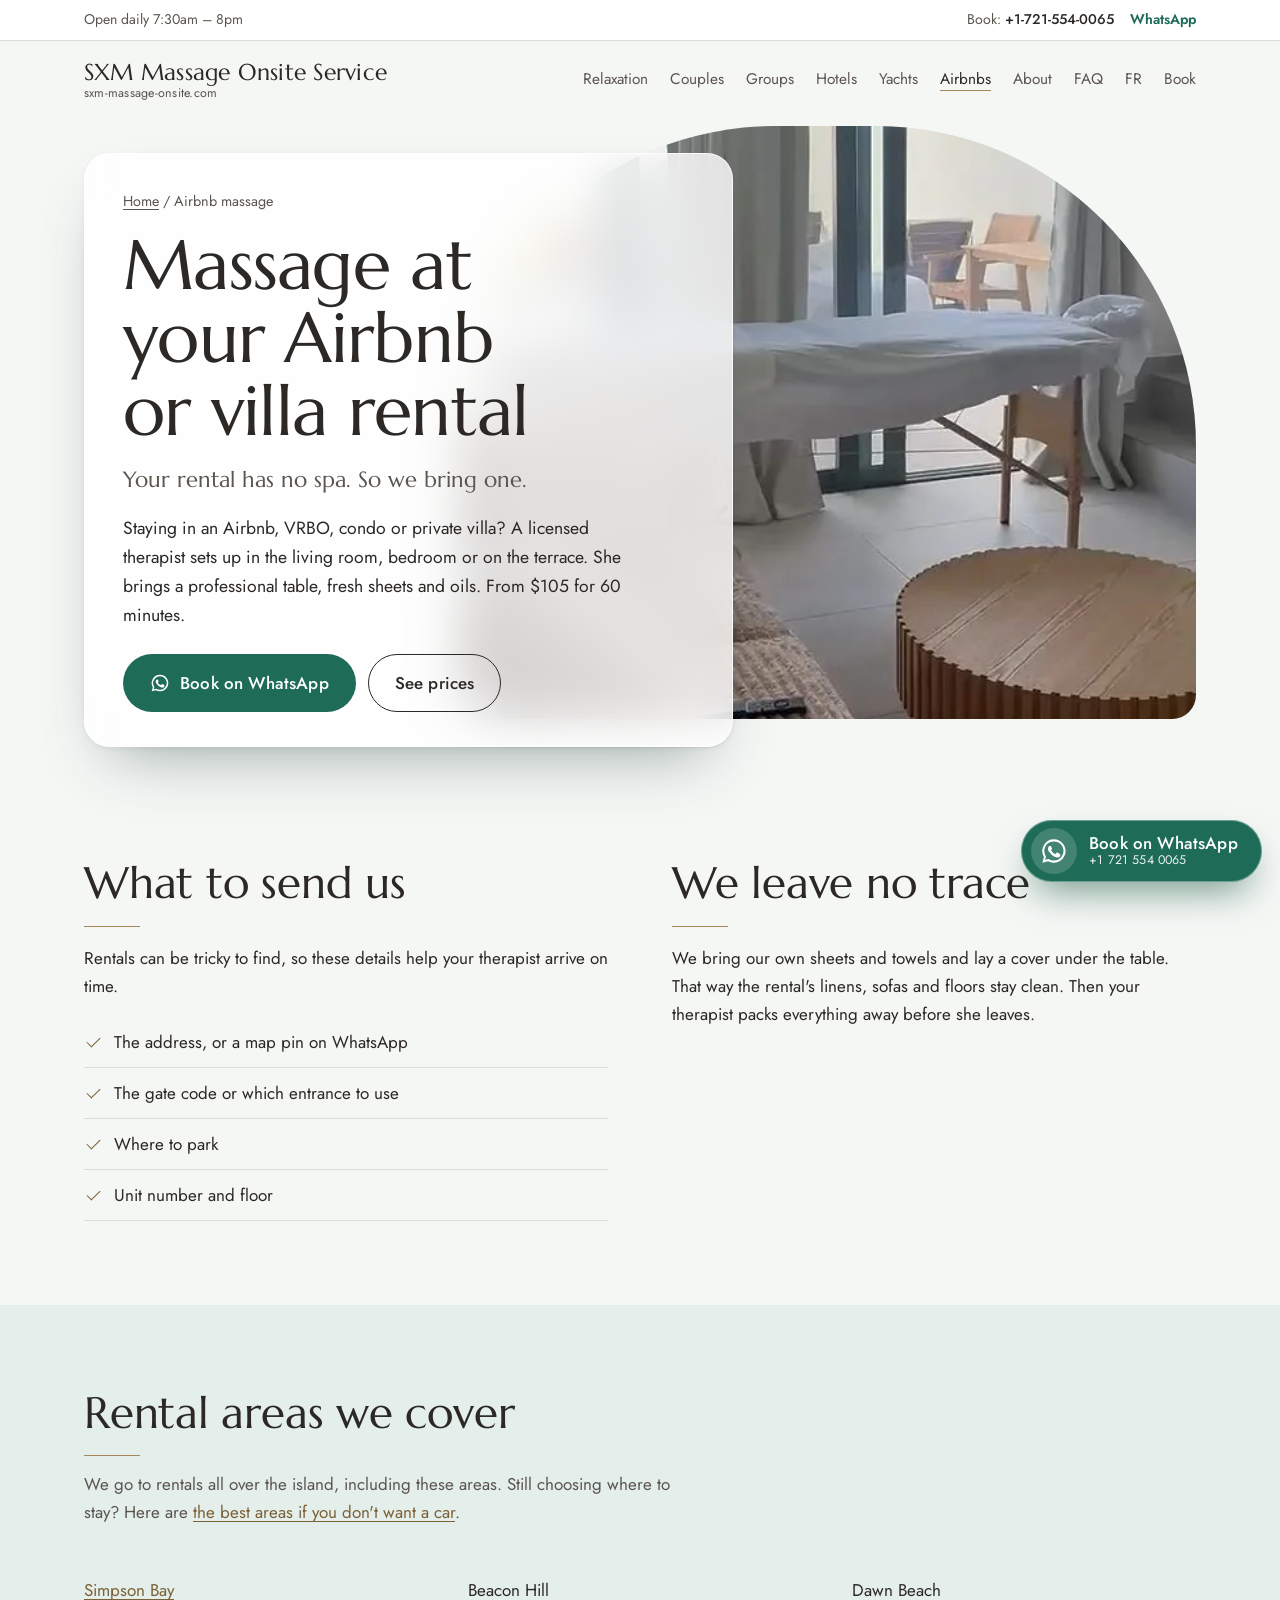
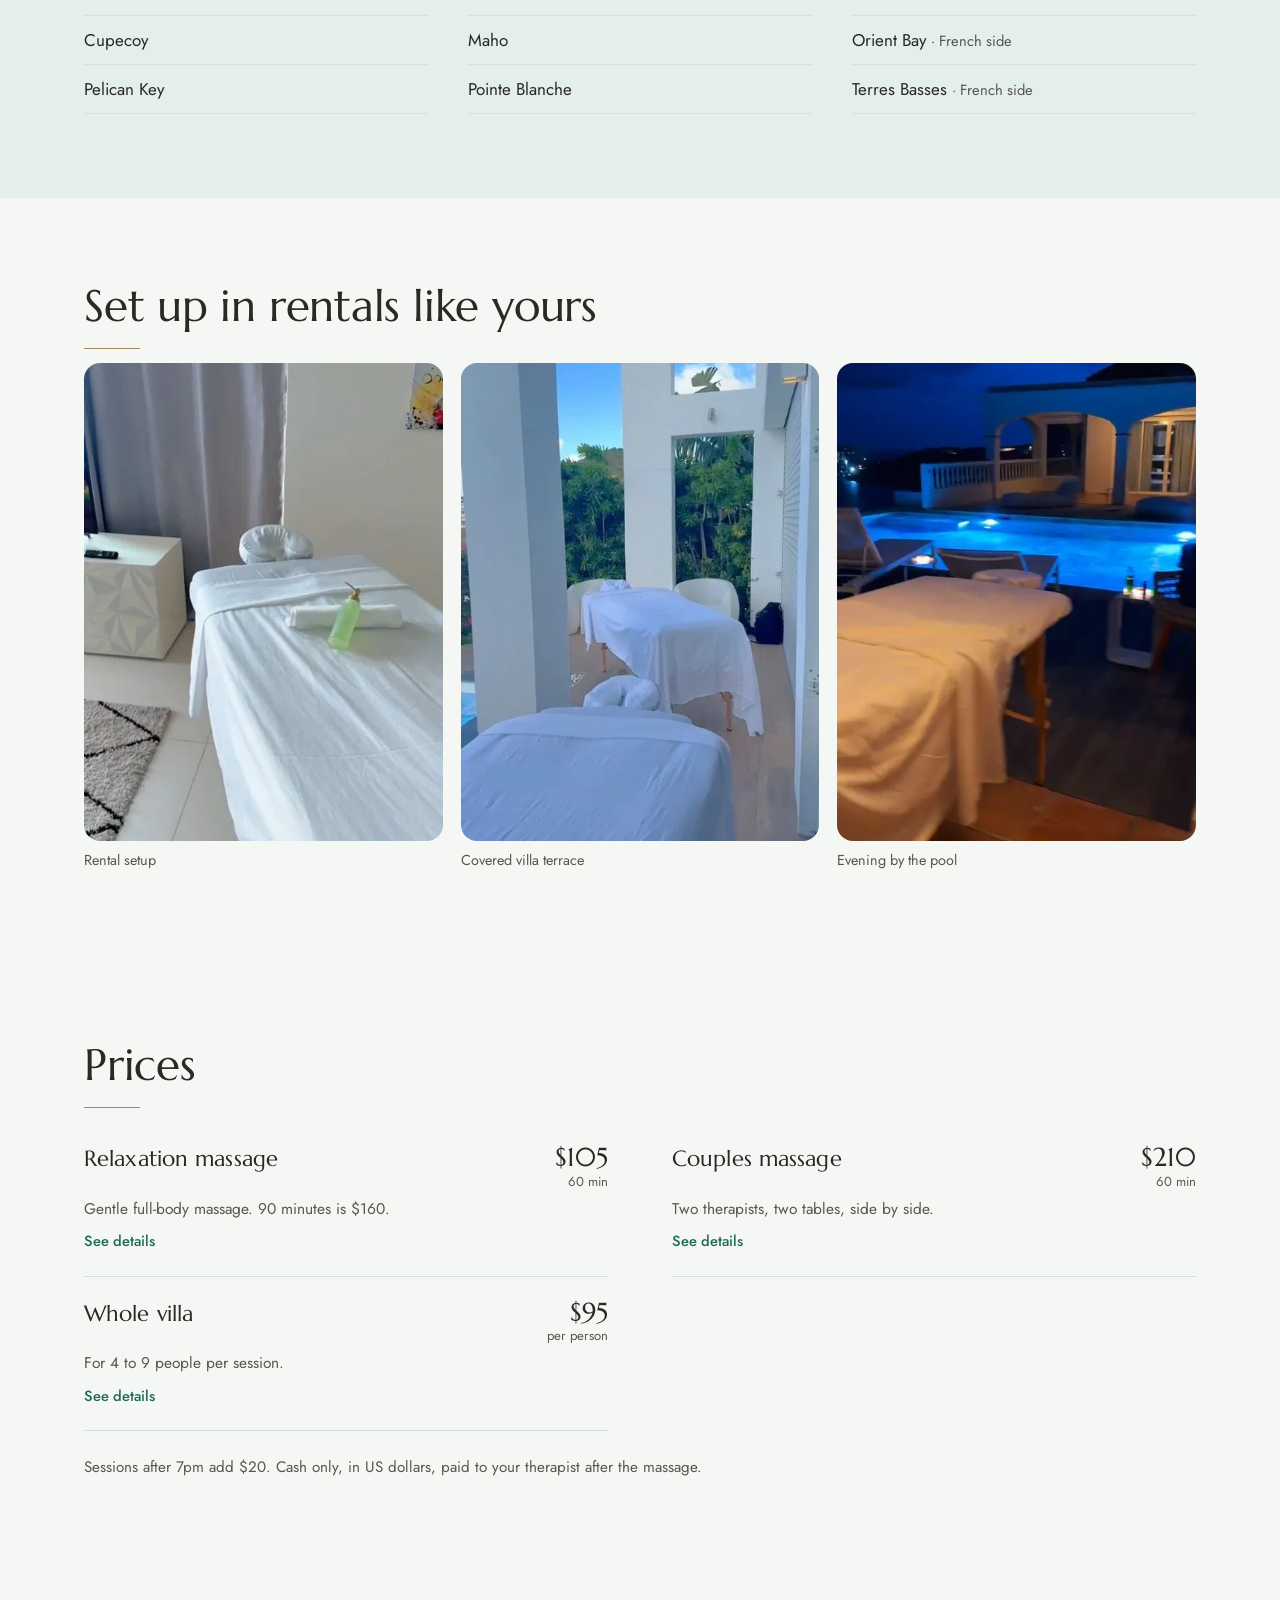
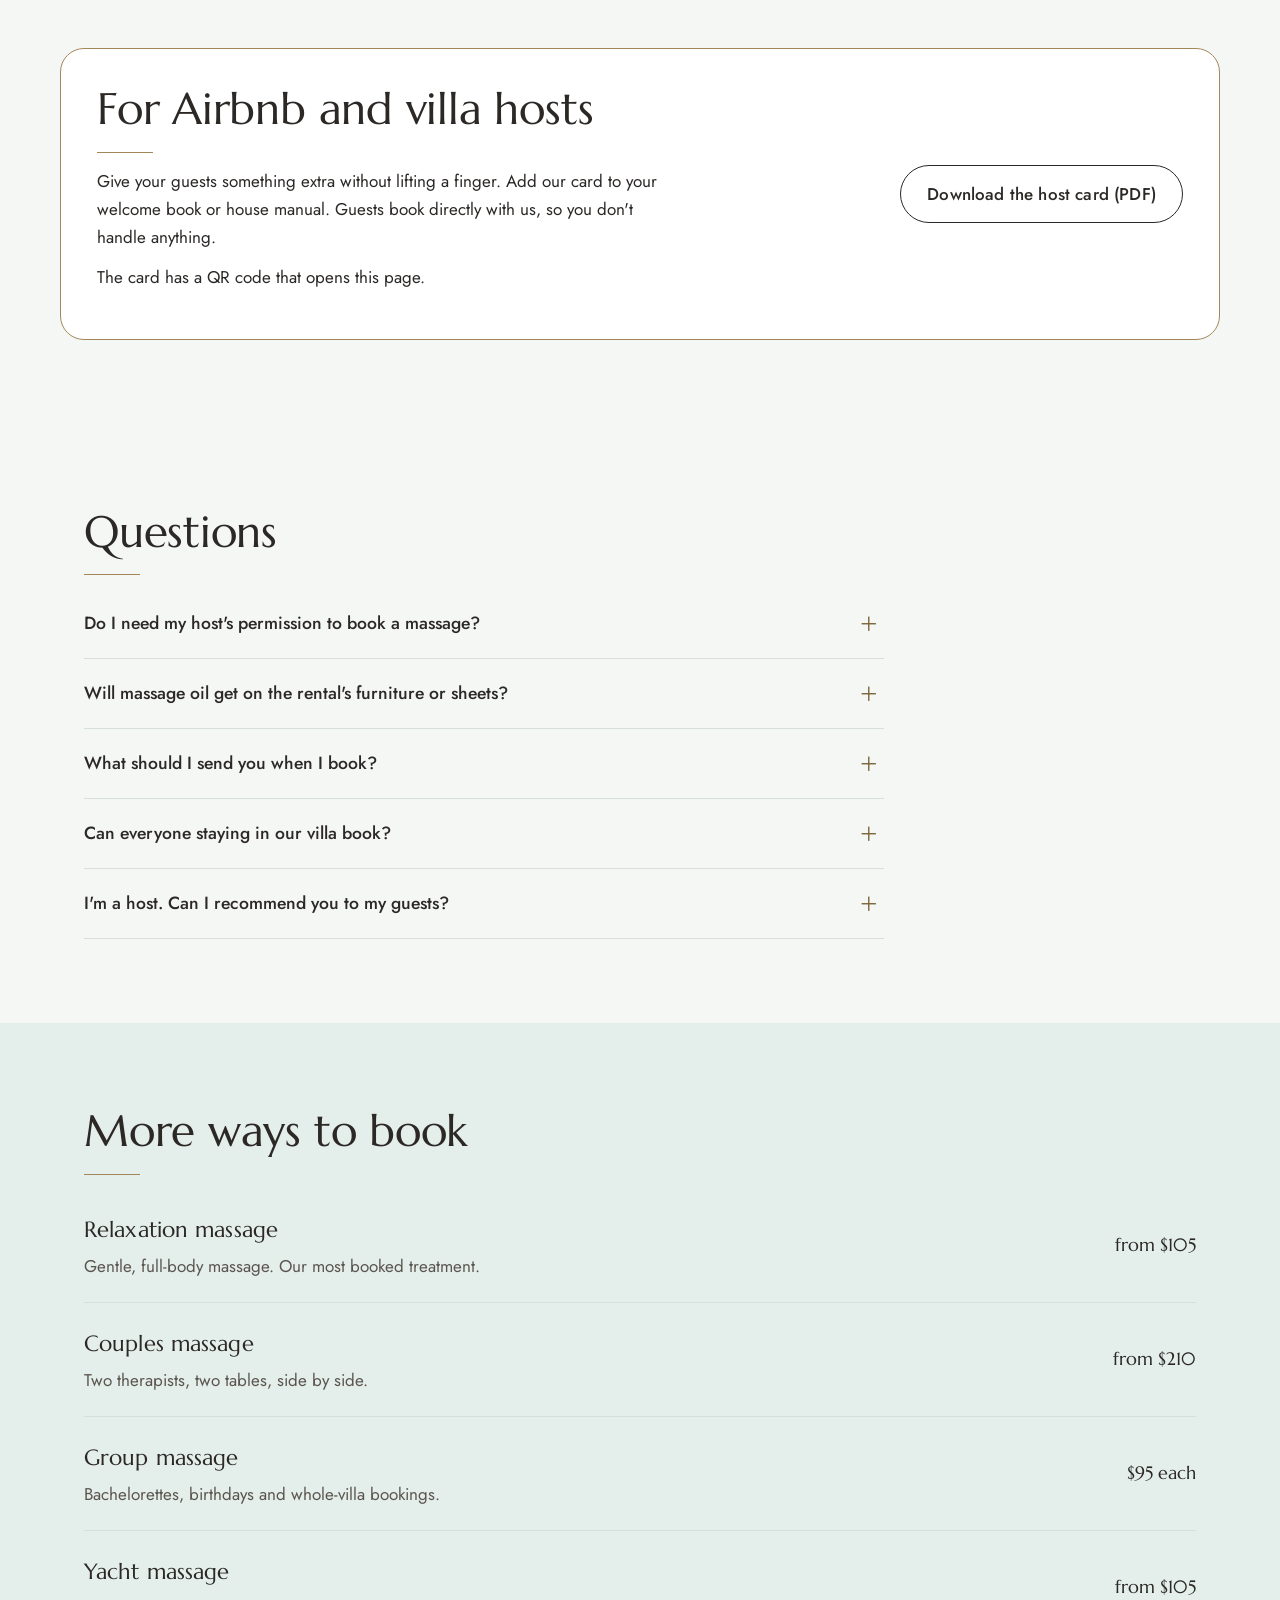
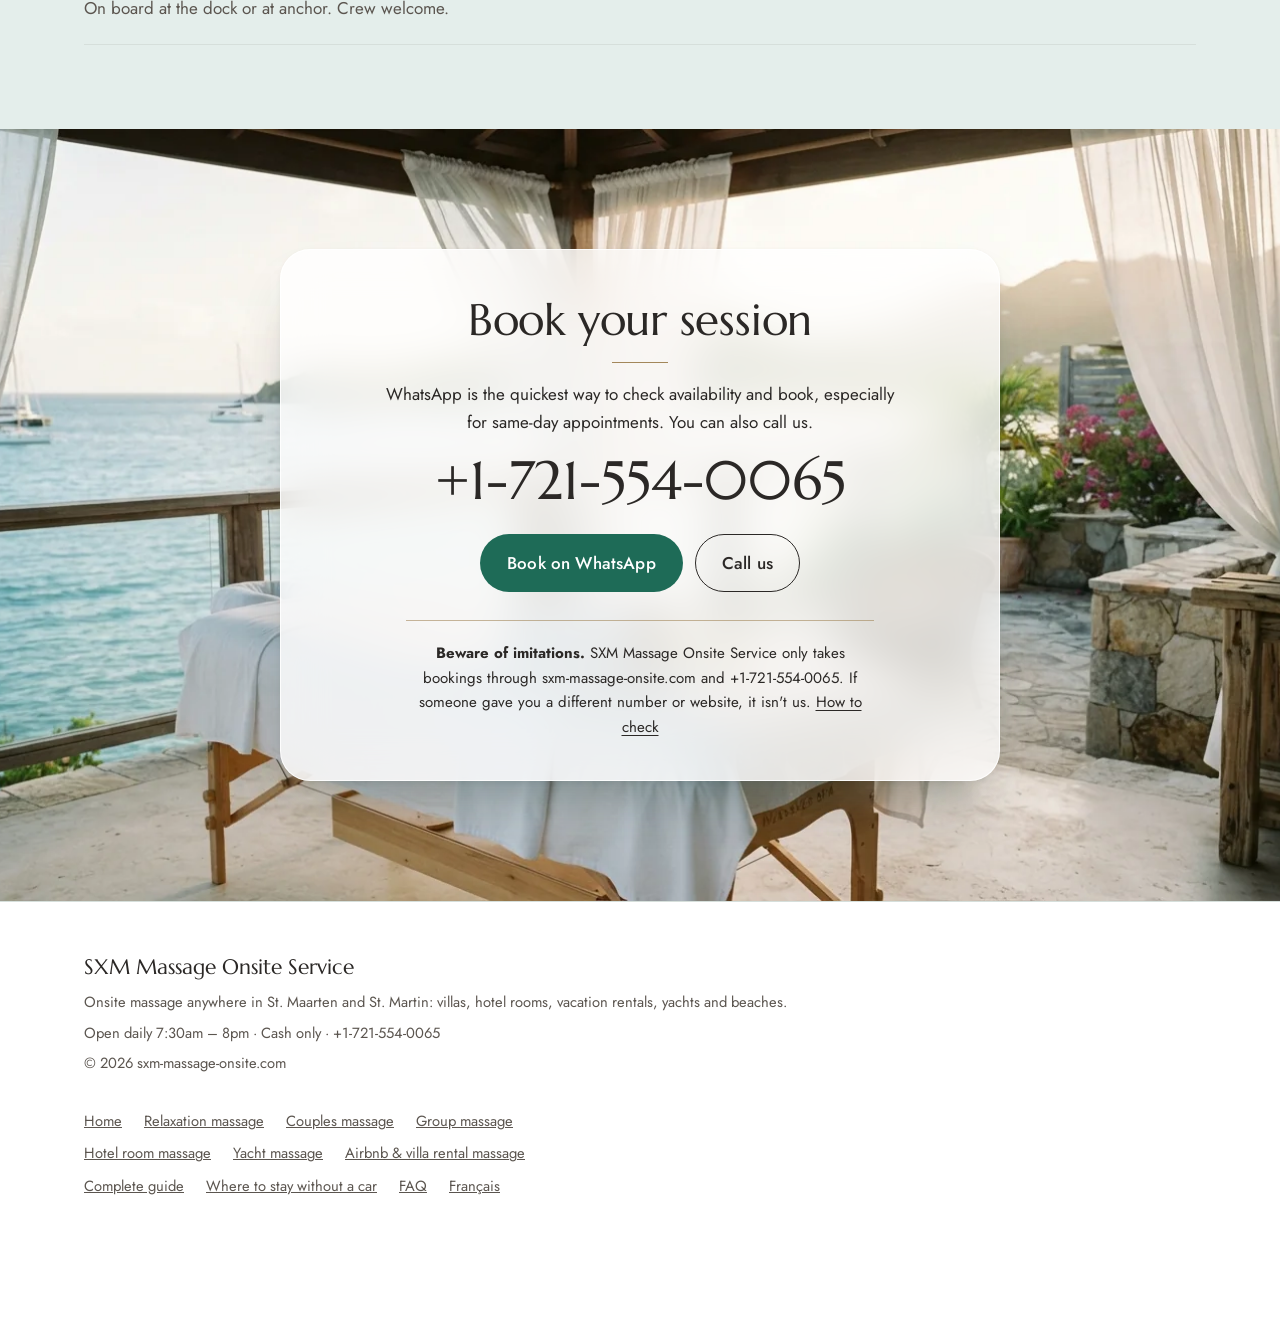
<file: airbnb-massage/index.html>
<!doctype html>
<html lang="en">
<head>
<meta charset="utf-8">
<meta name="viewport" content="width=device-width, initial-scale=1">
<!-- Google Analytics (skipped on localhost so testing doesn't count).
     Loads after the page is ready (first scroll/tap, or 2.5s after load) so it doesn't slow the first screen.
     A WhatsApp/call tap that happens before it has loaded waits up to ~1s so the click is still counted. -->
<script>
(function(){
  var h=location.hostname;
  if(!h||h==="localhost"||h==="127.0.0.1"||h.endsWith(".local")||h.endsWith(".test")) return;
  window.dataLayer=window.dataLayer||[];
  window.gtag=function(){dataLayer.push(arguments);};
  gtag("js",new Date()); gtag("config","G-8R6DB76BGK");
  var started=false, ready=false;
  function load(){ if(started) return; started=true;
    var s=document.createElement("script"); s.async=true; s.onload=function(){ready=true;};
    s.src="https://www.googletagmanager.com/gtag/js?id=G-8R6DB76BGK"; document.head.appendChild(s); }
  ["scroll","pointerdown","keydown","touchstart"].forEach(function(t){ addEventListener(t,load,{once:true,passive:true}); });
  addEventListener("load",function(){ setTimeout(load,2500); });
  document.addEventListener("click",function(e){
    var a=e.target.closest&&e.target.closest("a"); if(!a) return;
    var name, p={link_url:a.href}, txt=(a.textContent||"").trim().slice(0,60);
    if(a.href.indexOf("wa.me/")>-1){ name="whatsapp_click"; p.link_text=txt; }
    else if(a.href.indexOf("tel:")===0){ name="phone_call_click"; }
    if(!name) return;
    var sameTab=!a.target||a.target==="_self", plain=!(e.ctrlKey||e.metaKey||e.shiftKey||e.altKey||e.button);
    if(ready||!sameTab||!plain){ load(); gtag("event",name,p); return; }
    e.preventDefault(); load();
    var gone=false; function go(){ if(gone) return; gone=true; location.href=a.href; }
    p.event_callback=go; p.event_timeout=1000; gtag("event",name,p); setTimeout(go,1200);
  });
})();
</script>
<title>Massage at Your Airbnb or Vacation Rental in St. Maarten</title>
<meta name="description" content="Onsite massage at your Airbnb, VRBO or villa rental in St. Maarten. Set up in your living room or on the terrace with our own table, linens and oils. From $105.">
<link rel="canonical" href="https://sxm-massage-onsite.com/airbnb-massage/">
<meta name="theme-color" content="#16302A">
<meta property="og:type" content="website">
<meta property="og:site_name" content="SXM Massage Onsite Service">
<meta property="og:title" content="Massage at Your Airbnb or Vacation Rental in St. Maarten">
<meta property="og:description" content="Onsite massage at your Airbnb, VRBO or villa rental in St. Maarten. Set up in your living room or on the terrace with our own table, linens and oils. From $105.">
<meta property="og:url" content="https://sxm-massage-onsite.com/airbnb-massage/">
<meta property="og:image" content="https://sxm-massage-onsite.com/images/sxm-onsite-massage-share.jpg">
<meta property="og:image:width" content="1200">
<meta property="og:image:height" content="630">
<meta property="og:image:alt" content="SXM Massage Onsite Service: a full massage set up on site at your villa, hotel, Airbnb, yacht or beach in St. Maarten">
<meta name="twitter:card" content="summary_large_image">
<meta name="twitter:image" content="https://sxm-massage-onsite.com/images/sxm-onsite-massage-share.jpg">
<link rel="icon" href="../favicon.ico" sizes="any">
<link rel="icon" type="image/png" sizes="32x32" href="../favicon-32.png">
<link rel="apple-touch-icon" href="../apple-touch-icon.png">
<link rel="manifest" href="../site.webmanifest">
<link rel="preload" href="../fonts/marcellus-latin.woff2" as="font" type="font/woff2" crossorigin>
<link rel="preload" href="../fonts/jost-latin.woff2" as="font" type="font/woff2" crossorigin>
<link rel="stylesheet" href="../css/style.css?v=20261117e">
<script type="application/ld+json">
{
  "@context": "https://schema.org",
  "@type": "Service",
  "name": "Airbnb and villa rental massage",
  "serviceType": "In-home massage at vacation rentals",
  "description": "On-site massage at Airbnbs, VRBOs, condos and villa rentals in St. Maarten / St. Martin. Therapists bring their own table, linens and oils.",
  "url": "https://sxm-massage-onsite.com/airbnb-massage/",
  "provider": {
    "@type": "HealthAndBeautyBusiness",
    "@id": "https://sxm-massage-onsite.com/#business",
    "name": "SXM Massage Onsite Service",
    "telephone": "+1-721-554-0065"
  },
  "areaServed": [
    {
      "@type": "Place",
      "name": "Sint Maarten"
    },
    {
      "@type": "Place",
      "name": "Saint-Martin"
    }
  ],
  "offers": [
    {
      "@type": "Offer",
      "name": "Relaxation massage, 60 min",
      "price": "105",
      "priceCurrency": "USD"
    },
    {
      "@type": "Offer",
      "name": "Relaxation massage, 90 min",
      "price": "160",
      "priceCurrency": "USD"
    },
    {
      "@type": "Offer",
      "name": "Couples massage, 60 min",
      "price": "210",
      "priceCurrency": "USD"
    },
    {
      "@type": "Offer",
      "name": "Group massage per person, 4-9 people",
      "price": "95",
      "priceCurrency": "USD"
    }
  ]
}
</script>
<script type="application/ld+json">
{
  "@context": "https://schema.org",
  "@type": "BreadcrumbList",
  "itemListElement": [
    {
      "@type": "ListItem",
      "position": 1,
      "name": "Home",
      "item": "https://sxm-massage-onsite.com/"
    },
    {
      "@type": "ListItem",
      "position": 2,
      "name": "Airbnb massage",
      "item": "https://sxm-massage-onsite.com/airbnb-massage/"
    }
  ]
}
</script>
<script type="application/ld+json">
{
  "@context": "https://schema.org",
  "@type": "FAQPage",
  "mainEntity": [
    {
      "@type": "Question",
      "name": "Do I need my host's permission to book a massage?",
      "acceptedAnswer": {
        "@type": "Answer",
        "text": "Usually not, since it's your stay. If you're unsure, check your rental's house rules on visitors. Also, if your building has a front desk or security, let them know a therapist is coming."
      }
    },
    {
      "@type": "Question",
      "name": "Will massage oil get on the rental's furniture or sheets?",
      "acceptedAnswer": {
        "@type": "Answer",
        "text": "No. We bring our own sheets and towels and put a cover down under the table, so the rental's linens and floors stay clean."
      }
    },
    {
      "@type": "Question",
      "name": "What should I send you when I book?",
      "acceptedAnswer": {
        "@type": "Answer",
        "text": "The address or a map pin, the gate code or entrance, where to park, and the unit or floor number."
      }
    },
    {
      "@type": "Question",
      "name": "Can everyone staying in our villa book?",
      "acceptedAnswer": {
        "@type": "Answer",
        "text": "Yes. For 4 or more people, see group massage. It's $95 per person."
      }
    },
    {
      "@type": "Question",
      "name": "I'm a host. Can I recommend you to my guests?",
      "acceptedAnswer": {
        "@type": "Answer",
        "text": "Please do. Download our host card and add it to your welcome book. Then guests book with us directly."
      }
    }
  ]
}
</script>
</head>
<body>
<div class="topbar">
  <div class="wrap">
    <span class="tb-hours">Open daily 7:30am – 8pm</span>
    <span class="tb-book">Book: <a class="tb-phone" href="tel:+17215540065"><span class="nw">+1-721-554-0065</span></a> <a class="tb-wa" href="https://wa.me/17215540065?text=Hi%2C%20I%27d%20like%20to%20book%20an%20onsite%20massage" rel="noopener">WhatsApp</a></span>
  </div>
</div>
<header class="wrap top">
  <a class="brand" href="../">SXM Massage Onsite Service<small>sxm-massage-onsite.com</small></a>
  <button class="menu-btn" type="button" aria-expanded="false" aria-controls="main-nav">Menu</button>
  <nav id="main-nav" aria-label="Main">
    <a href="../relaxation-massage/">Relaxation</a>
    <a href="../couples-massage/">Couples</a>
    <a href="../group-massage/">Groups</a>
    <a href="../hotel-massage/">Hotels</a>
    <a href="../yacht-massage/">Yachts</a>
    <a href="../airbnb-massage/" aria-current="page">Airbnbs</a>
    <a href="../#about">About</a>
    <a href="../faq/">FAQ</a>
    <a href="../fr/" hreflang="fr" lang="fr" title="Version française">FR</a>
    <a class="nav-m" href="../guide/">Complete guide</a>
    <a class="nav-m" href="../where-to-stay/">Where to stay</a>
    <a href="#book">Book</a>
  </nav>
</header>
<script>
(function(){
  var h=document.querySelector('header.top'), b=h&&h.querySelector('.menu-btn'); if(!b) return;
  function close(){ h.classList.remove('open'); b.setAttribute('aria-expanded','false'); }
  b.addEventListener('click',function(){ var o=h.classList.toggle('open'); b.setAttribute('aria-expanded',o?'true':'false'); });
  h.querySelectorAll('nav a').forEach(function(a){ a.addEventListener('click',close); });
  document.addEventListener('keydown',function(e){ if(e.key==='Escape'&&h.classList.contains('open')){ close(); b.focus(); } });
  document.addEventListener('click',function(e){ if(h.classList.contains('open')&&!h.contains(e.target)) close(); });
})();
</script>
<main>
<section class="hero sub">
  <div class="wrap hero-grid">
    <div>
      <p class="crumbs"><a href="../">Home</a> / Airbnb massage</p>
      <h1>Massage at your Airbnb or villa rental</h1>
      <p class="places">Your rental has no spa. So we bring one.</p>
      <p class="lede">Staying in an Airbnb, VRBO, condo or private villa? A licensed therapist sets up in the living room, bedroom or on the terrace. She brings a professional table, fresh sheets and oils. From $105 for 60 minutes.</p>
      <div class="cta-row">
        <a class="btn btn-wa" href="https://wa.me/17215540065?text=Hi%2C%20I%27d%20like%20to%20book%20an%20onsite%20massage" rel="noopener"><svg viewBox="0 0 24 24" aria-hidden="true" fill="currentColor"><path d="M12 2a10 10 0 0 0-8.6 15.1L2 22l5-1.3A10 10 0 1 0 12 2zm0 18.2c-1.5 0-3-.4-4.3-1.2l-.3-.2-3 .8.8-2.9-.2-.3A8.2 8.2 0 1 1 12 20.2zm4.5-6.1c-.2-.1-1.5-.7-1.7-.8-.2-.1-.4-.1-.6.1l-.8 1c-.1.2-.3.2-.5.1a6.7 6.7 0 0 1-3.3-2.9c-.3-.4.2-.4.7-1.3.1-.2 0-.3 0-.4l-.8-1.8c-.2-.5-.4-.4-.6-.4h-.5a1 1 0 0 0-.7.3 3 3 0 0 0-.9 2.2 5.2 5.2 0 0 0 1.1 2.7 11.8 11.8 0 0 0 4.5 4c1.7.7 2.3.8 3.2.6.5-.1 1.5-.6 1.7-1.2.2-.6.2-1.1.2-1.2-.1-.1-.3-.2-.5-.3z"/></svg>Book on WhatsApp</a>
        <a class="btn btn-line" href="#prices">See prices</a>
      </div>
      
    </div>
    <div class="hero-photo"><img src="../images/airbnb-living-room-massage-setup-st-maarten.webp" alt="Massage table in a bright vacation rental living room in St. Maarten" width="576" height="1024" fetchpriority="high" decoding="async" style="object-position:center 62%"></div>
  </div>
</section>
<section>
  <div class="wrap two">
    <div>
      <h2>What to send us</h2>
      <p class="measure">Rentals can be tricky to find, so these details help your therapist arrive on time.</p>
      <ul class="ticks">
        <li>The address, or a map pin on WhatsApp</li>
        <li>The gate code or which entrance to use</li>
        <li>Where to park</li>
        <li>Unit number and floor</li>
      </ul>
    </div>
    <div>
      <h2>We leave no trace</h2>
      <p class="measure">We bring our own sheets and towels and lay a cover under the table. That way the rental's linens, sofas and floors stay clean. Then your therapist packs everything away before she leaves.</p>
    </div>
  </div>
</section>
<section class="band">
  <div class="wrap">
    <h2>Rental areas we cover</h2>
    <p class="intro measure">We go to rentals all over the island, including these areas. Still choosing where to stay? Here are <a href="../where-to-stay/">the best areas if you don't want a car</a>.</p>
    <ul class="areas">
      <li><a href="../where-to-stay/simpson-bay/">Simpson Bay</a></li>
      <li>Cupecoy</li>
      <li>Pelican Key</li>
      <li>Beacon Hill</li>
      <li>Maho</li>
      <li>Pointe Blanche</li>
      <li>Dawn Beach</li>
      <li>Orient Bay <span>· French side</span></li>
      <li>Terres Basses <span>· French side</span></li>
    </ul>
  </div>
</section>
<section>
  <div class="wrap">
    <h2>Set up in rentals like yours</h2>
    
    <ul class="gallery">
      <li><figure><a href="../images/massage-table-vacation-rental-st-maarten.webp" class="lb" data-caption="Massage setup at a vacation rental"><img src="../images/massage-table-vacation-rental-st-maarten-tile.webp" alt="Massage table with fresh linens and oil in a vacation rental" width="480" height="640" loading="lazy" decoding="async"></a><figcaption>Rental setup</figcaption></figure></li>
      <li><figure><a href="../images/couples-massage-tables-covered-villa-terrace.webp" class="lb" data-caption="Massage tables on a covered villa terrace"><img src="../images/couples-massage-tables-covered-villa-terrace-tile.webp" alt="Two massage tables side by side on a shaded villa terrace" width="480" height="640" loading="lazy" decoding="async"></a><figcaption>Covered villa terrace</figcaption></figure></li>
      <li><figure><a href="../images/evening-poolside-massage-villa-st-maarten.webp" class="lb" data-caption="Evening massage at a villa pool"><img src="../images/evening-poolside-massage-villa-st-maarten-tile.webp" alt="Massage table beside a lit villa pool in the evening" width="480" height="640" loading="lazy" decoding="async"></a><figcaption>Evening by the pool</figcaption></figure></li>
    </ul>
  </div>
</section>
<section id="prices">
  <div class="wrap">
    <h2>Prices</h2>
    
    <ul class="rate-cards">
      <li class="rate-card linked">
        <h3><a href="../relaxation-massage/">Relaxation massage</a></h3>
        <p class="price">$105<span>60 min</span></p>
        <p class="note">Gentle full-body massage. 90 minutes is $160.</p><span class="more" aria-hidden="true">See details</span>
      </li>
      <li class="rate-card linked">
        <h3><a href="../couples-massage/">Couples massage</a></h3>
        <p class="price">$210<span>60 min</span></p>
        <p class="note">Two therapists, two tables, side by side.</p><span class="more" aria-hidden="true">See details</span>
      </li>
      <li class="rate-card linked">
        <h3><a href="../group-massage/">Whole villa</a></h3>
        <p class="price">$95<span>per person</span></p>
        <p class="note">For 4 to 9 people per session.</p><span class="more" aria-hidden="true">See details</span>
      </li>
    </ul>
    <p class="rate-foot">Sessions after 7pm add $20. Cash only, in US dollars, paid to your therapist after the massage.</p>
  </div>
</section>
<section>
  <div class="wrap host">
    <div>
      <h2>For Airbnb and villa hosts</h2>
      <p>Give your guests something extra without lifting a finger. Add our card to your welcome book or house manual. Guests book directly with us, so you don't handle anything.</p>
      <p>The card has a QR code that opens this page.</p>
    </div>
    <div><a class="btn btn-line" href="../host-card.pdf" download>Download the host card (PDF)</a></div>
  </div>
</section>
<section id="faq" class="faq">
  <div class="wrap">
    <h2>Questions</h2>
    <div class="faq-list">
      <details>
        <summary>Do I need my host's permission to book a massage?</summary>
        <p>Usually not, since it's your stay. If you're unsure, check your rental's house rules on visitors. Also, if your building has a front desk or security, let them know a therapist is coming.</p>
      </details>
      <details>
        <summary>Will massage oil get on the rental's furniture or sheets?</summary>
        <p>No. We bring our own sheets and towels and put a cover down under the table, so the rental's linens and floors stay clean.</p>
      </details>
      <details>
        <summary>What should I send you when I book?</summary>
        <p>The address or a map pin, the gate code or entrance, where to park, and the unit or floor number.</p>
      </details>
      <details>
        <summary>Can everyone staying in our villa book?</summary>
        <p>Yes. For 4 or more people, see <a href="../group-massage/">group massage</a>. It's $95 per person.</p>
      </details>
      <details>
        <summary>I'm a host. Can I recommend you to my guests?</summary>
        <p>Please do. <a href="../host-card.pdf">Download our host card</a> and add it to your welcome book. Then guests book with us directly.</p>
      </details>
    </div>
  </div>
</section>
<section class="band">
  <div class="wrap">
    <h2>More ways to book</h2>
    <ul class="pages">
      <li><a href="../relaxation-massage/"><strong>Relaxation massage</strong><span>Gentle, full-body massage. Our most booked treatment.</span><em>from $105</em></a></li>
      <li><a href="../couples-massage/"><strong>Couples massage</strong><span>Two therapists, two tables, side by side.</span><em>from $210</em></a></li>
      <li><a href="../group-massage/"><strong>Group massage</strong><span>Bachelorettes, birthdays and whole-villa bookings.</span><em>$95 each</em></a></li>
      <li><a href="../yacht-massage/"><strong>Yacht massage</strong><span>On board at the dock or at anchor. Crew welcome.</span><em>from $105</em></a></li>
    </ul>
  </div>
</section>
<section id="book" class="dark book">
  <div class="wrap">
    <h2>Book your session</h2>
    <p>WhatsApp is the quickest way to check availability and book, especially for same-day appointments. You can also call us.</p>
    <a class="big-number" href="https://wa.me/17215540065"><span class="nw">+1-721-554-0065</span></a>
    <div class="cta-row">
      <a class="btn btn-wa" href="https://wa.me/17215540065?text=Hi%2C%20I%27d%20like%20to%20book%20an%20onsite%20massage" rel="noopener">Book on WhatsApp</a>
      <a class="btn btn-line" href="tel:+17215540065">Call us</a>
    </div>
    <p class="beware"><strong>Beware of imitations.</strong> SXM Massage Onsite Service only takes bookings through sxm-massage-onsite.com and <span class="nw">+1-721-554-0065</span>. If someone gave you a different number or website, it isn't us. <a href="../faq/#real">How to check</a></p>
  </div>
</section>
</main>

<footer>
  <div class="wrap cols">
    <div>
      <p><strong>SXM Massage Onsite Service</strong></p>
      <p>Onsite massage anywhere in St. Maarten and St. Martin: villas, hotel rooms, vacation rentals, yachts and beaches.</p>
      <p>Open daily 7:30am – 8pm · Cash only · <span class="nw">+1-721-554-0065</span></p>
      <p>© 2026 sxm-massage-onsite.com</p>
    </div>
    <nav aria-label="Services">
      <a href="../">Home</a>
      <a href="../relaxation-massage/">Relaxation massage</a>
      <a href="../couples-massage/">Couples massage</a>
      <a href="../group-massage/">Group massage</a>
      <a href="../hotel-massage/">Hotel room massage</a>
      <a href="../yacht-massage/">Yacht massage</a>
      <a href="../airbnb-massage/">Airbnb & villa rental massage</a>
      <a href="../guide/">Complete guide</a>
      <a href="../where-to-stay/">Where to stay without a car</a>
      <a href="../faq/">FAQ</a>
      <a href="../fr/" hreflang="fr" lang="fr">Français</a>
    </nav>
  </div>
</footer>

<a class="wa-float" href="https://wa.me/17215540065?text=Hi%2C%20I%27d%20like%20to%20book%20an%20onsite%20massage" rel="noopener"><span class="wa-icon" aria-hidden="true"><svg viewBox="0 0 24 24" aria-hidden="true" fill="currentColor"><path d="M12 2a10 10 0 0 0-8.6 15.1L2 22l5-1.3A10 10 0 1 0 12 2zm0 18.2c-1.5 0-3-.4-4.3-1.2l-.3-.2-3 .8.8-2.9-.2-.3A8.2 8.2 0 1 1 12 20.2zm4.5-6.1c-.2-.1-1.5-.7-1.7-.8-.2-.1-.4-.1-.6.1l-.8 1c-.1.2-.3.2-.5.1a6.7 6.7 0 0 1-3.3-2.9c-.3-.4.2-.4.7-1.3.1-.2 0-.3 0-.4l-.8-1.8c-.2-.5-.4-.4-.6-.4h-.5a1 1 0 0 0-.7.3 3 3 0 0 0-.9 2.2 5.2 5.2 0 0 0 1.1 2.7 11.8 11.8 0 0 0 4.5 4c1.7.7 2.3.8 3.2.6.5-.1 1.5-.6 1.7-1.2.2-.6.2-1.1.2-1.2-.1-.1-.3-.2-.5-.3z"/></svg></span><span class="wa-text">Book on WhatsApp<small>+1 721 554 0065</small></span></a>
<dialog class="lightbox" id="lightbox" aria-label="Photo">
  <button type="button" class="lb-close" aria-label="Close photo">&times;</button>
  <img alt="">
  <p class="lb-cap"></p>
</dialog>
<script>
(function(){
  var d=document.getElementById('lightbox'); if(!d||!d.showModal) return;
  var im=d.querySelector('img'), cap=d.querySelector('.lb-cap');
  document.querySelectorAll('a.lb').forEach(function(a){
    a.addEventListener('click',function(e){
      e.preventDefault(); var t=a.querySelector('img');
      im.src=a.href; im.alt=t.alt; cap.textContent=a.dataset.caption||''; d.showModal();
    });
  });
  d.querySelector('.lb-close').addEventListener('click',function(){d.close()});
  d.addEventListener('click',function(e){ if(e.target===d) d.close(); });
})();
</script>
</body>
</html>
</file>
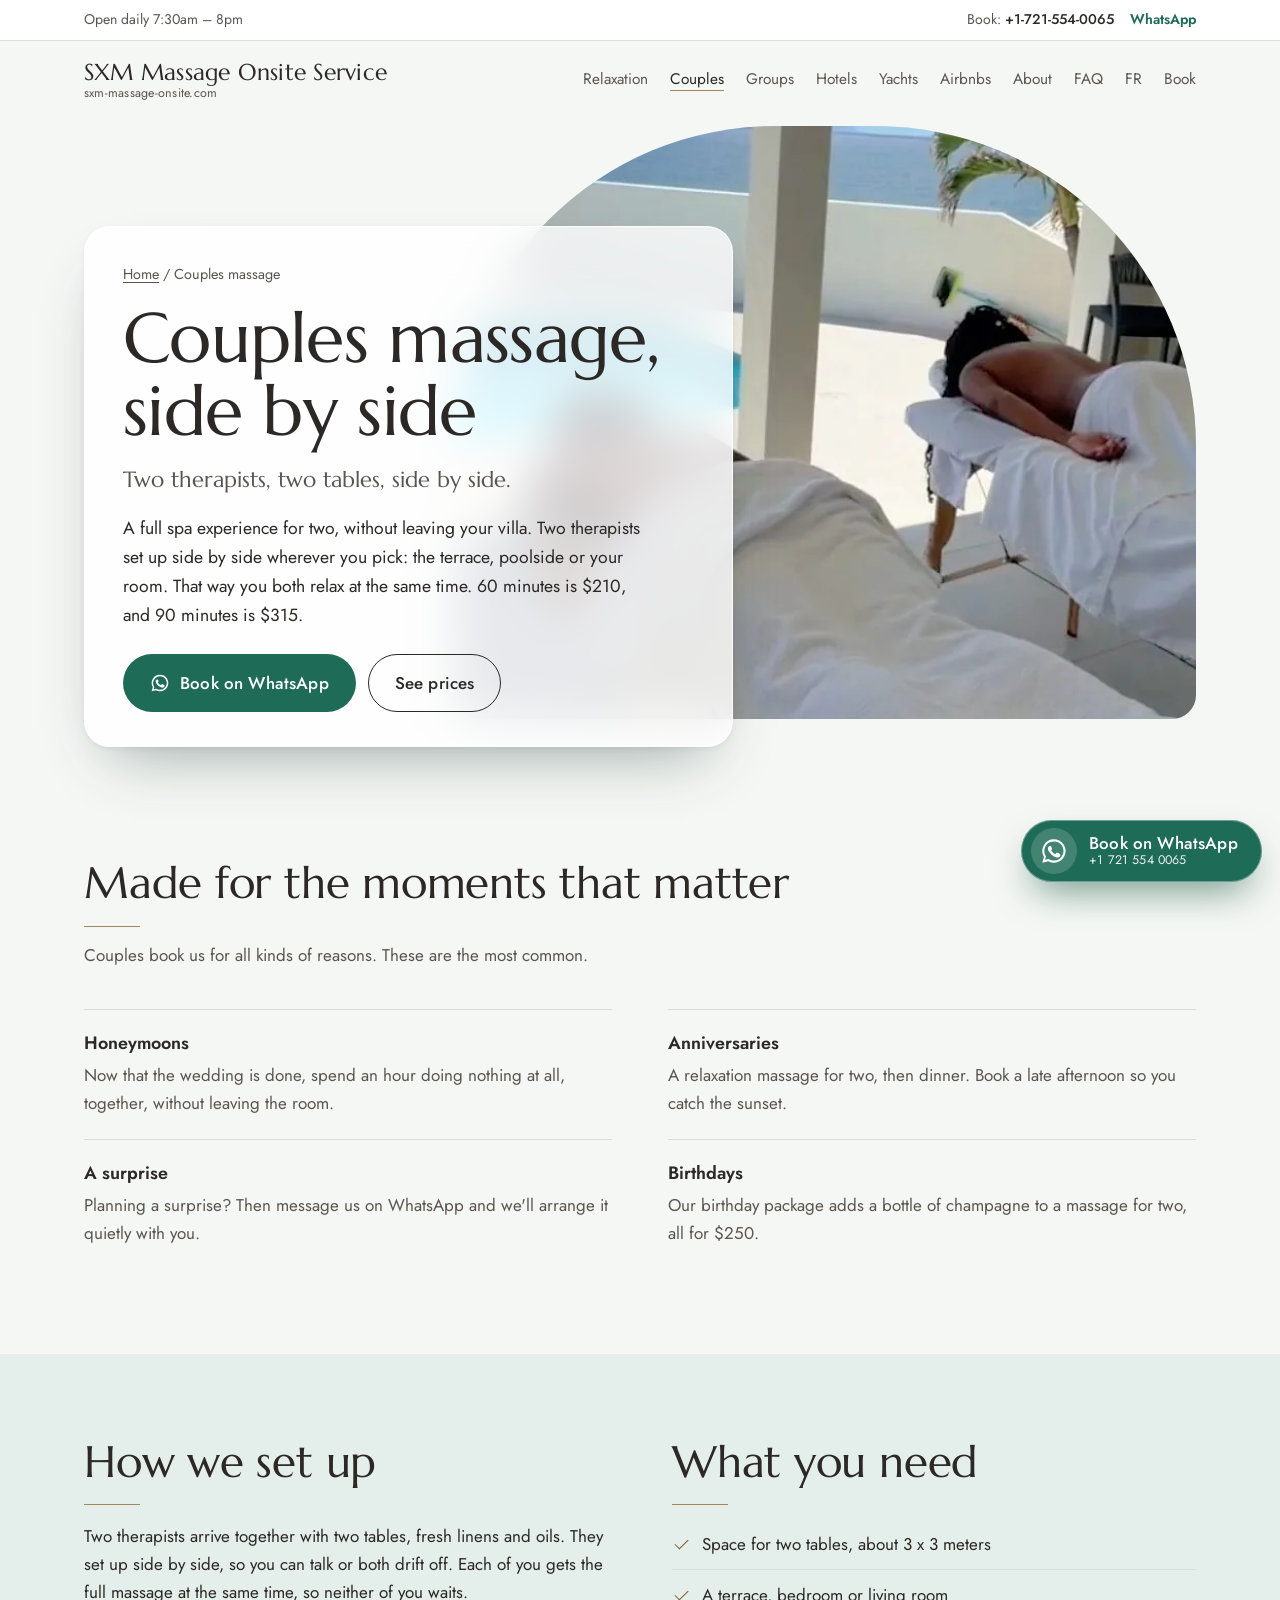
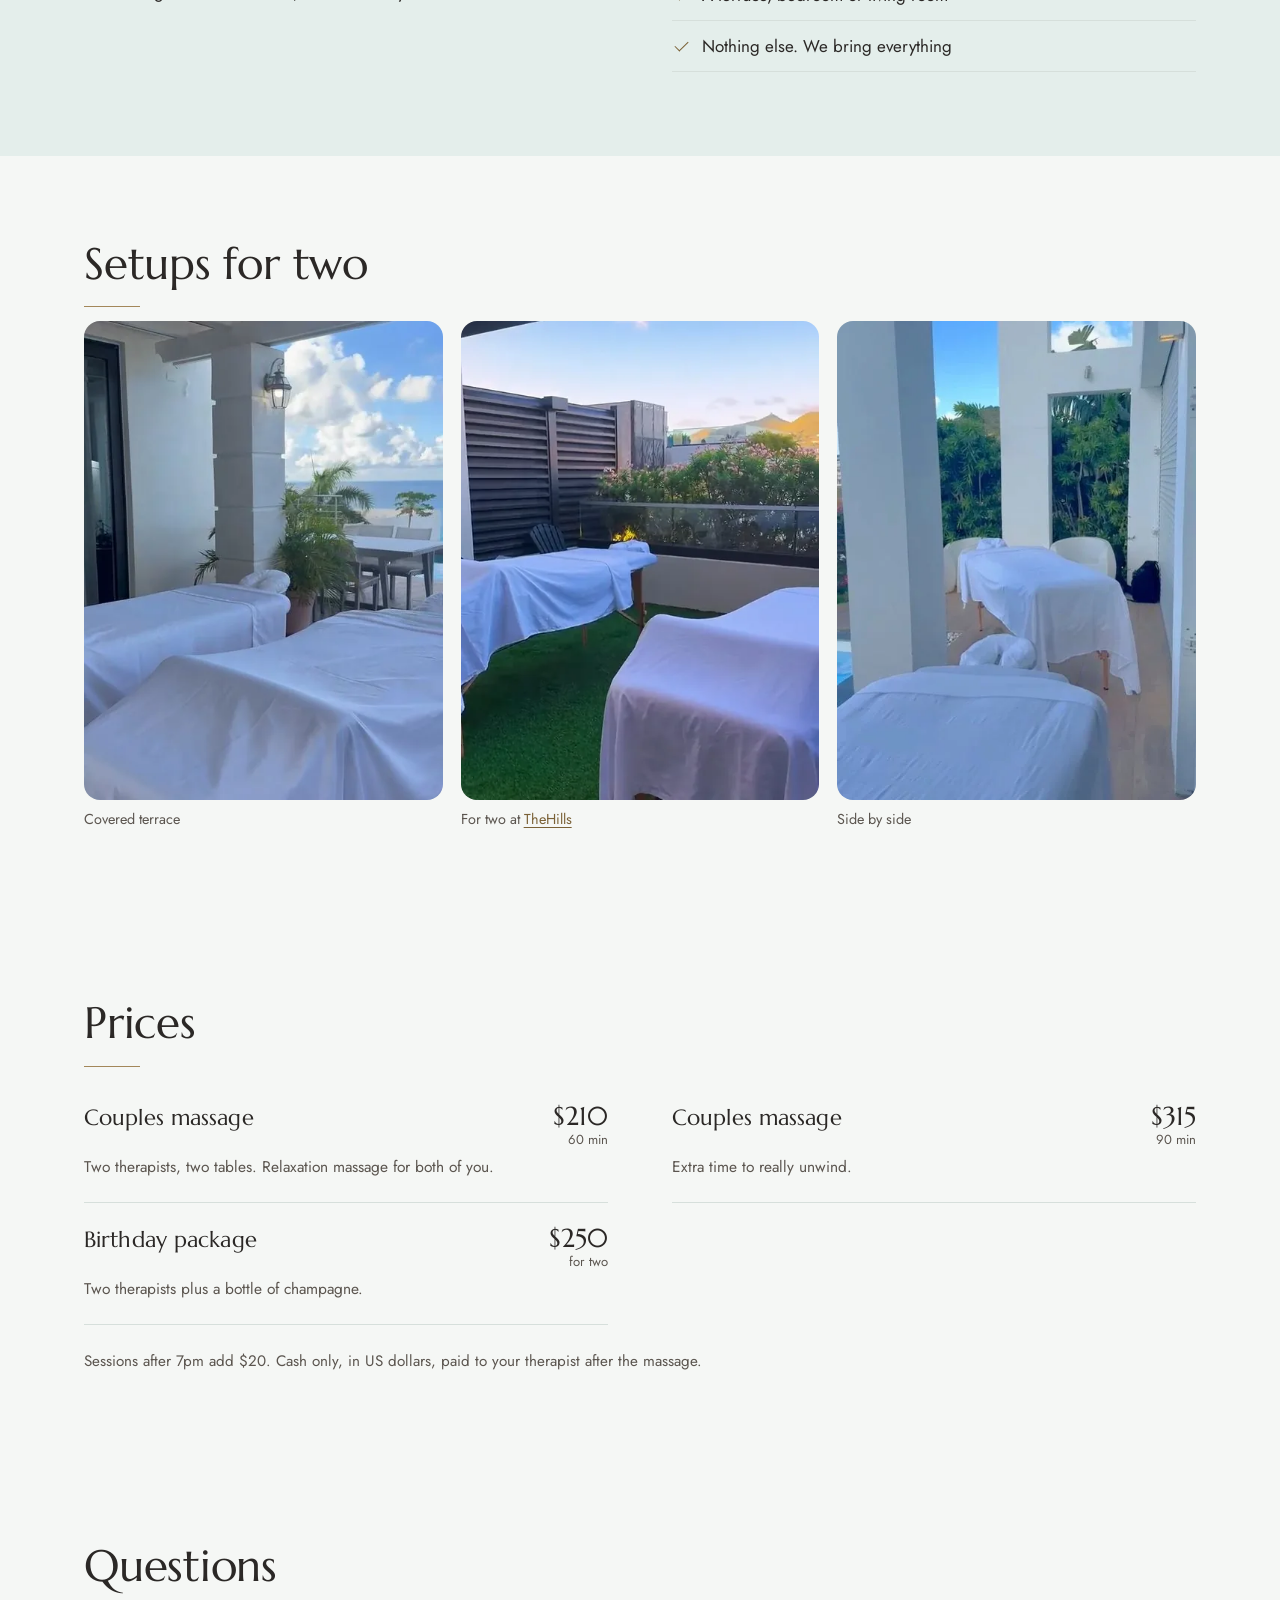
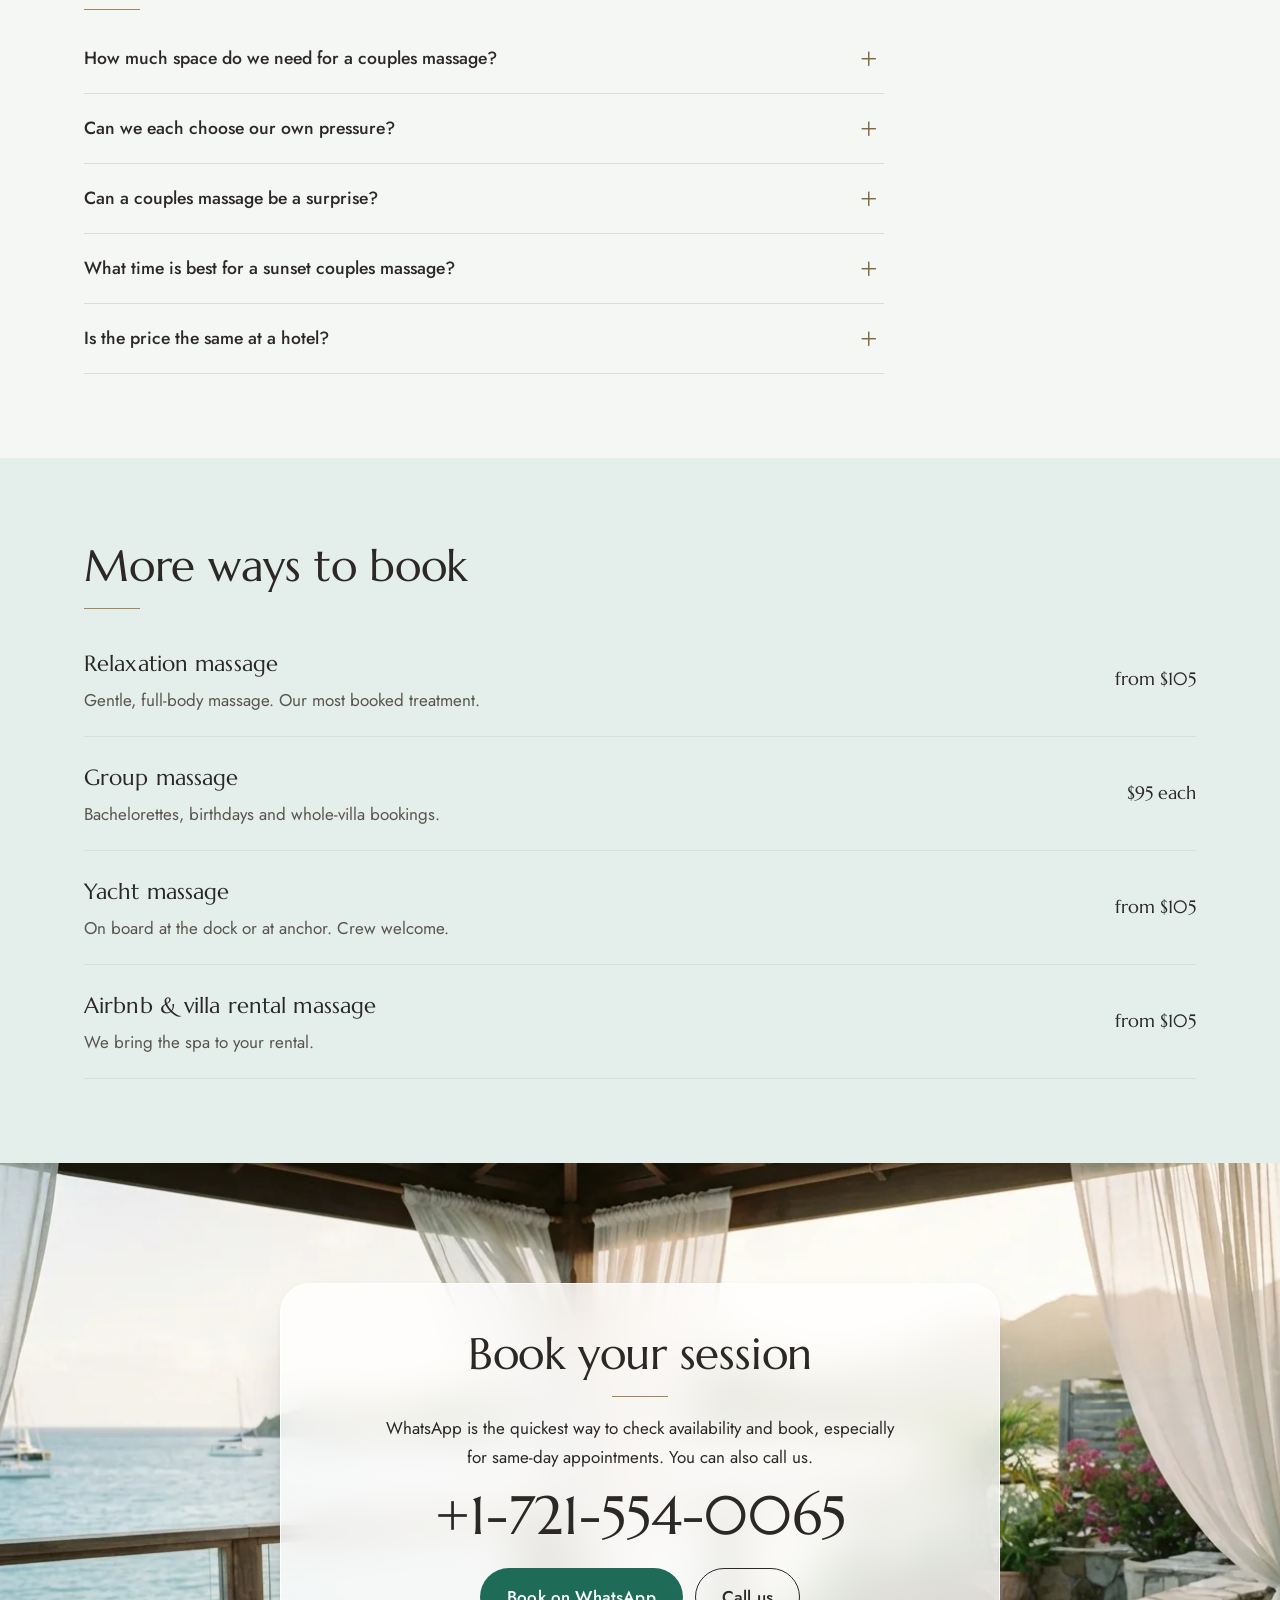
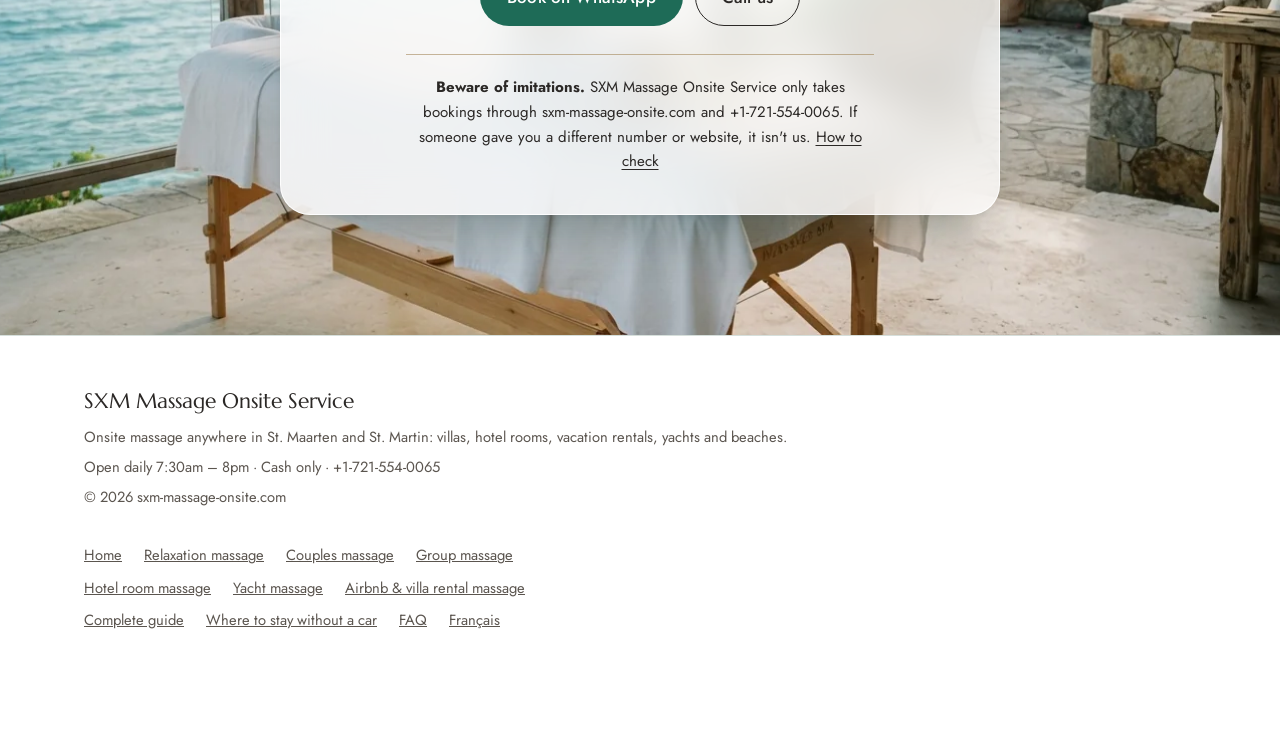
<file: couples-massage/index.html>
<!doctype html>
<html lang="en">
<head>
<meta charset="utf-8">
<meta name="viewport" content="width=device-width, initial-scale=1">
<!-- Google Analytics (skipped on localhost so testing doesn't count).
     Loads after the page is ready (first scroll/tap, or 2.5s after load) so it doesn't slow the first screen.
     A WhatsApp/call tap that happens before it has loaded waits up to ~1s so the click is still counted. -->
<script>
(function(){
  var h=location.hostname;
  if(!h||h==="localhost"||h==="127.0.0.1"||h.endsWith(".local")||h.endsWith(".test")) return;
  window.dataLayer=window.dataLayer||[];
  window.gtag=function(){dataLayer.push(arguments);};
  gtag("js",new Date()); gtag("config","G-8R6DB76BGK");
  var started=false, ready=false;
  function load(){ if(started) return; started=true;
    var s=document.createElement("script"); s.async=true; s.onload=function(){ready=true;};
    s.src="https://www.googletagmanager.com/gtag/js?id=G-8R6DB76BGK"; document.head.appendChild(s); }
  ["scroll","pointerdown","keydown","touchstart"].forEach(function(t){ addEventListener(t,load,{once:true,passive:true}); });
  addEventListener("load",function(){ setTimeout(load,2500); });
  document.addEventListener("click",function(e){
    var a=e.target.closest&&e.target.closest("a"); if(!a) return;
    var name, p={link_url:a.href}, txt=(a.textContent||"").trim().slice(0,60);
    if(a.href.indexOf("wa.me/")>-1){ name="whatsapp_click"; p.link_text=txt; }
    else if(a.href.indexOf("tel:")===0){ name="phone_call_click"; }
    if(!name) return;
    var sameTab=!a.target||a.target==="_self", plain=!(e.ctrlKey||e.metaKey||e.shiftKey||e.altKey||e.button);
    if(ready||!sameTab||!plain){ load(); gtag("event",name,p); return; }
    e.preventDefault(); load();
    var gone=false; function go(){ if(gone) return; gone=true; location.href=a.href; }
    p.event_callback=go; p.event_timeout=1000; gtag("event",name,p); setTimeout(go,1200);
  });
})();
</script>
<title>Side-by-Side Couples Massage, Wherever You Stay in SXM</title>
<meta name="description" content="Couples massage in St. Maarten &amp; St. Martin: two therapists, two tables, side by side on your terrace, in your hotel room or by the sea. $210 for 60 min.">
<link rel="canonical" href="https://sxm-massage-onsite.com/couples-massage/">
<meta name="theme-color" content="#16302A">
<meta property="og:type" content="website">
<meta property="og:site_name" content="SXM Massage Onsite Service">
<meta property="og:title" content="Side-by-Side Couples Massage, Wherever You Stay in SXM">
<meta property="og:description" content="Couples massage in St. Maarten &amp; St. Martin: two therapists, two tables, side by side on your terrace, in your hotel room or by the sea. $210 for 60 min.">
<meta property="og:url" content="https://sxm-massage-onsite.com/couples-massage/">
<meta property="og:image" content="https://sxm-massage-onsite.com/images/sxm-onsite-massage-share.jpg">
<meta property="og:image:width" content="1200">
<meta property="og:image:height" content="630">
<meta property="og:image:alt" content="SXM Massage Onsite Service: a full massage set up on site at your villa, hotel, Airbnb, yacht or beach in St. Maarten">
<meta name="twitter:card" content="summary_large_image">
<meta name="twitter:image" content="https://sxm-massage-onsite.com/images/sxm-onsite-massage-share.jpg">
<link rel="icon" href="../favicon.ico" sizes="any">
<link rel="icon" type="image/png" sizes="32x32" href="../favicon-32.png">
<link rel="apple-touch-icon" href="../apple-touch-icon.png">
<link rel="manifest" href="../site.webmanifest">
<link rel="preload" href="../fonts/marcellus-latin.woff2" as="font" type="font/woff2" crossorigin>
<link rel="preload" href="../fonts/jost-latin.woff2" as="font" type="font/woff2" crossorigin>
<link rel="stylesheet" href="../css/style.css?v=20261117e">
<script type="application/ld+json">
{
  "@context": "https://schema.org",
  "@type": "Service",
  "name": "Couples massage",
  "serviceType": "Couples massage",
  "description": "Side-by-side couples massage with two therapists, set up on site at villas, hotels, Airbnbs and yachts in St. Maarten / St. Martin.",
  "url": "https://sxm-massage-onsite.com/couples-massage/",
  "provider": {
    "@type": "HealthAndBeautyBusiness",
    "@id": "https://sxm-massage-onsite.com/#business",
    "name": "SXM Massage Onsite Service",
    "telephone": "+1-721-554-0065"
  },
  "areaServed": [
    {
      "@type": "Place",
      "name": "Sint Maarten"
    },
    {
      "@type": "Place",
      "name": "Saint-Martin"
    }
  ],
  "offers": [
    {
      "@type": "Offer",
      "name": "Couples massage, 60 min",
      "price": "210",
      "priceCurrency": "USD"
    },
    {
      "@type": "Offer",
      "name": "Couples massage, 90 min",
      "price": "315",
      "priceCurrency": "USD"
    },
    {
      "@type": "Offer",
      "name": "Birthday package with champagne, two therapists",
      "price": "250",
      "priceCurrency": "USD"
    }
  ]
}
</script>
<script type="application/ld+json">
{
  "@context": "https://schema.org",
  "@type": "BreadcrumbList",
  "itemListElement": [
    {
      "@type": "ListItem",
      "position": 1,
      "name": "Home",
      "item": "https://sxm-massage-onsite.com/"
    },
    {
      "@type": "ListItem",
      "position": 2,
      "name": "Couples massage",
      "item": "https://sxm-massage-onsite.com/couples-massage/"
    }
  ]
}
</script>
<script type="application/ld+json">
{
  "@context": "https://schema.org",
  "@type": "FAQPage",
  "mainEntity": [
    {
      "@type": "Question",
      "name": "How much space do we need for a couples massage?",
      "acceptedAnswer": {
        "@type": "Answer",
        "text": "Room for two tables side by side, about 3 x 3 meters (10 x 10 feet). For example, a bedroom, living room or covered terrace all work."
      }
    },
    {
      "@type": "Question",
      "name": "Can we each choose our own pressure?",
      "acceptedAnswer": {
        "@type": "Answer",
        "text": "Yes. Each of you has your own therapist, and she adjusts to you. So one of you can have it light and the other firmer."
      }
    },
    {
      "@type": "Question",
      "name": "Can a couples massage be a surprise?",
      "acceptedAnswer": {
        "@type": "Answer",
        "text": "Yes. Just message us on WhatsApp, tell us the plan and we'll keep it quiet. Also, we only contact you, not your partner."
      }
    },
    {
      "@type": "Question",
      "name": "What time is best for a sunset couples massage?",
      "acceptedAnswer": {
        "@type": "Answer",
        "text": "Book in the late afternoon and ask for it on the terrace. Sessions run until 8pm, and those after 7pm add $20."
      }
    },
    {
      "@type": "Question",
      "name": "Is the price the same at a hotel?",
      "acceptedAnswer": {
        "@type": "Answer",
        "text": "Yes. $210 for 60 minutes or $315 for 90 minutes, whether you're in a hotel room, villa, Airbnb or on a yacht."
      }
    }
  ]
}
</script>
</head>
<body>
<div class="topbar">
  <div class="wrap">
    <span class="tb-hours">Open daily 7:30am – 8pm</span>
    <span class="tb-book">Book: <a class="tb-phone" href="tel:+17215540065"><span class="nw">+1-721-554-0065</span></a> <a class="tb-wa" href="https://wa.me/17215540065?text=Hi%2C%20I%27d%20like%20to%20book%20an%20onsite%20massage" rel="noopener">WhatsApp</a></span>
  </div>
</div>
<header class="wrap top">
  <a class="brand" href="../">SXM Massage Onsite Service<small>sxm-massage-onsite.com</small></a>
  <button class="menu-btn" type="button" aria-expanded="false" aria-controls="main-nav">Menu</button>
  <nav id="main-nav" aria-label="Main">
    <a href="../relaxation-massage/">Relaxation</a>
    <a href="../couples-massage/" aria-current="page">Couples</a>
    <a href="../group-massage/">Groups</a>
    <a href="../hotel-massage/">Hotels</a>
    <a href="../yacht-massage/">Yachts</a>
    <a href="../airbnb-massage/">Airbnbs</a>
    <a href="../#about">About</a>
    <a href="../faq/">FAQ</a>
    <a href="../fr/" hreflang="fr" lang="fr" title="Version française">FR</a>
    <a class="nav-m" href="../guide/">Complete guide</a>
    <a class="nav-m" href="../where-to-stay/">Where to stay</a>
    <a href="#book">Book</a>
  </nav>
</header>
<script>
(function(){
  var h=document.querySelector('header.top'), b=h&&h.querySelector('.menu-btn'); if(!b) return;
  function close(){ h.classList.remove('open'); b.setAttribute('aria-expanded','false'); }
  b.addEventListener('click',function(){ var o=h.classList.toggle('open'); b.setAttribute('aria-expanded',o?'true':'false'); });
  h.querySelectorAll('nav a').forEach(function(a){ a.addEventListener('click',close); });
  document.addEventListener('keydown',function(e){ if(e.key==='Escape'&&h.classList.contains('open')){ close(); b.focus(); } });
  document.addEventListener('click',function(e){ if(h.classList.contains('open')&&!h.contains(e.target)) close(); });
})();
</script>
<main>
<section class="hero sub">
  <div class="wrap hero-grid">
    <div>
      <p class="crumbs"><a href="../">Home</a> / Couples massage</p>
      <h1>Couples massage, side by side</h1>
      <p class="places">Two therapists, two tables, side by side.</p>
      <p class="lede">A full spa experience for two, without leaving your villa. Two therapists set up side by side wherever you pick: the terrace, poolside or your room. That way you both relax at the same time. 60 minutes is $210, and 90 minutes is $315.</p>
      <div class="cta-row">
        <a class="btn btn-wa" href="https://wa.me/17215540065?text=Hi%2C%20I%27d%20like%20to%20book%20an%20onsite%20massage" rel="noopener"><svg viewBox="0 0 24 24" aria-hidden="true" fill="currentColor"><path d="M12 2a10 10 0 0 0-8.6 15.1L2 22l5-1.3A10 10 0 1 0 12 2zm0 18.2c-1.5 0-3-.4-4.3-1.2l-.3-.2-3 .8.8-2.9-.2-.3A8.2 8.2 0 1 1 12 20.2zm4.5-6.1c-.2-.1-1.5-.7-1.7-.8-.2-.1-.4-.1-.6.1l-.8 1c-.1.2-.3.2-.5.1a6.7 6.7 0 0 1-3.3-2.9c-.3-.4.2-.4.7-1.3.1-.2 0-.3 0-.4l-.8-1.8c-.2-.5-.4-.4-.6-.4h-.5a1 1 0 0 0-.7.3 3 3 0 0 0-.9 2.2 5.2 5.2 0 0 0 1.1 2.7 11.8 11.8 0 0 0 4.5 4c1.7.7 2.3.8 3.2.6.5-.1 1.5-.6 1.7-1.2.2-.6.2-1.1.2-1.2-.1-.1-.3-.2-.5-.3z"/></svg>Book on WhatsApp</a>
        <a class="btn btn-line" href="#prices">See prices</a>
      </div>
      
    </div>
    <div class="hero-photo"><img src="../images/couples-massage-ocean-view-villa-st-maarten.webp" alt="Couples massage under villa arches with a pool and ocean view in St. Maarten" width="720" height="1280" fetchpriority="high" decoding="async" style="object-position:center 62%"></div>
  </div>
</section>
<section>
  <div class="wrap">
    <h2>Made for the moments that matter</h2>
    <p class="intro measure">Couples book us for all kinds of reasons. These are the most common.</p>
    <ul class="moments">
      <li><h3>Honeymoons</h3><p>Now that the wedding is done, spend an hour doing nothing at all, together, without leaving the room.</p></li>
      <li><h3>Anniversaries</h3><p>A relaxation massage for two, then dinner. Book a late afternoon so you catch the sunset.</p></li>
      <li><h3>A surprise</h3><p>Planning a surprise? Then message us on WhatsApp and we'll arrange it quietly with you.</p></li>
      <li><h3>Birthdays</h3><p>Our birthday package adds a bottle of champagne to a massage for two, all for $250.</p></li>
    </ul>
  </div>
</section>
<section class="band">
  <div class="wrap two">
    <div>
      <h2>How we set up</h2>
      <p class="measure">Two therapists arrive together with two tables, fresh linens and oils. They set up side by side, so you can talk or both drift off. Each of you gets the full massage at the same time, so neither of you waits.</p>
    </div>
    <div>
      <h2>What you need</h2>
      <ul class="ticks">
        <li>Space for two tables, about 3 x 3 meters</li>
        <li>A terrace, bedroom or living room</li>
        <li>Nothing else. We bring everything</li>
      </ul>
    </div>
  </div>
</section>
<section>
  <div class="wrap">
    <h2>Setups for two</h2>
    
    <ul class="gallery">
      <li><figure><a href="../images/couples-massage-tables-covered-terrace-ocean-view.webp" class="lb" data-caption="Couples massage on a covered terrace"><img src="../images/couples-massage-tables-covered-terrace-ocean-view-tile.webp" alt="Two massage tables on a covered terrace with an ocean view" width="480" height="640" loading="lazy" decoding="async"></a><figcaption>Covered terrace</figcaption></figure></li>
      <li><figure><a href="../images/two-massage-tables-garden-terrace-sea-view.webp" class="lb" data-caption="Couples massage tables on a garden terrace at TheHills"><img src="../images/two-massage-tables-garden-terrace-sea-view-tile.webp" alt="Two massage tables on a garden terrace at TheHills, St. Maarten" width="480" height="640" loading="lazy" decoding="async"></a><figcaption>For two at <a href="https://vacation.rentals.thehillsresidence.com/" target="_blank" rel="noopener">TheHills</a></figcaption></figure></li>
      <li><figure><a href="../images/couples-massage-tables-covered-villa-terrace.webp" class="lb" data-caption="Side-by-side couples massage tables"><img src="../images/couples-massage-tables-covered-villa-terrace-tile.webp" alt="Two massage tables side by side on a shaded villa terrace" width="480" height="640" loading="lazy" decoding="async"></a><figcaption>Side by side</figcaption></figure></li>
    </ul>
  </div>
</section>
<section id="prices">
  <div class="wrap">
    <h2>Prices</h2>
    
    <ul class="rate-cards">
      <li class="rate-card">
        <h3>Couples massage</h3>
        <p class="price">$210<span>60 min</span></p>
        <p class="note">Two therapists, two tables. Relaxation massage for both of you.</p>
      </li>
      <li class="rate-card">
        <h3>Couples massage</h3>
        <p class="price">$315<span>90 min</span></p>
        <p class="note">Extra time to really unwind.</p>
      </li>
      <li class="rate-card">
        <h3>Birthday package</h3>
        <p class="price">$250<span>for two</span></p>
        <p class="note">Two therapists plus a bottle of champagne.</p>
      </li>
    </ul>
    <p class="rate-foot">Sessions after 7pm add $20. Cash only, in US dollars, paid to your therapist after the massage.</p>
  </div>
</section>
<section id="faq" class="faq">
  <div class="wrap">
    <h2>Questions</h2>
    <div class="faq-list">
      <details>
        <summary>How much space do we need for a couples massage?</summary>
        <p>Room for two tables side by side, about 3 x 3 meters (10 x 10 feet). For example, a bedroom, living room or covered terrace all work.</p>
      </details>
      <details>
        <summary>Can we each choose our own pressure?</summary>
        <p>Yes. Each of you has your own therapist, and she adjusts to you. So one of you can have it light and the other firmer.</p>
      </details>
      <details>
        <summary>Can a couples massage be a surprise?</summary>
        <p>Yes. Just message us on WhatsApp, tell us the plan and we'll keep it quiet. Also, we only contact you, not your partner.</p>
      </details>
      <details>
        <summary>What time is best for a sunset couples massage?</summary>
        <p>Book in the late afternoon and ask for it on the terrace. Sessions run until 8pm, and those after 7pm add $20.</p>
      </details>
      <details>
        <summary>Is the price the same at a hotel?</summary>
        <p>Yes. $210 for 60 minutes or $315 for 90 minutes, whether you're in a <a href="../hotel-massage/">hotel room</a>, villa, Airbnb or on a yacht.</p>
      </details>
    </div>
  </div>
</section>
<section class="band">
  <div class="wrap">
    <h2>More ways to book</h2>
    <ul class="pages">
      <li><a href="../relaxation-massage/"><strong>Relaxation massage</strong><span>Gentle, full-body massage. Our most booked treatment.</span><em>from $105</em></a></li>
      <li><a href="../group-massage/"><strong>Group massage</strong><span>Bachelorettes, birthdays and whole-villa bookings.</span><em>$95 each</em></a></li>
      <li><a href="../yacht-massage/"><strong>Yacht massage</strong><span>On board at the dock or at anchor. Crew welcome.</span><em>from $105</em></a></li>
      <li><a href="../airbnb-massage/"><strong>Airbnb & villa rental massage</strong><span>We bring the spa to your rental.</span><em>from $105</em></a></li>
    </ul>
  </div>
</section>
<section id="book" class="dark book">
  <div class="wrap">
    <h2>Book your session</h2>
    <p>WhatsApp is the quickest way to check availability and book, especially for same-day appointments. You can also call us.</p>
    <a class="big-number" href="https://wa.me/17215540065"><span class="nw">+1-721-554-0065</span></a>
    <div class="cta-row">
      <a class="btn btn-wa" href="https://wa.me/17215540065?text=Hi%2C%20I%27d%20like%20to%20book%20an%20onsite%20massage" rel="noopener">Book on WhatsApp</a>
      <a class="btn btn-line" href="tel:+17215540065">Call us</a>
    </div>
    <p class="beware"><strong>Beware of imitations.</strong> SXM Massage Onsite Service only takes bookings through sxm-massage-onsite.com and <span class="nw">+1-721-554-0065</span>. If someone gave you a different number or website, it isn't us. <a href="../faq/#real">How to check</a></p>
  </div>
</section>
</main>

<footer>
  <div class="wrap cols">
    <div>
      <p><strong>SXM Massage Onsite Service</strong></p>
      <p>Onsite massage anywhere in St. Maarten and St. Martin: villas, hotel rooms, vacation rentals, yachts and beaches.</p>
      <p>Open daily 7:30am – 8pm · Cash only · <span class="nw">+1-721-554-0065</span></p>
      <p>© 2026 sxm-massage-onsite.com</p>
    </div>
    <nav aria-label="Services">
      <a href="../">Home</a>
      <a href="../relaxation-massage/">Relaxation massage</a>
      <a href="../couples-massage/">Couples massage</a>
      <a href="../group-massage/">Group massage</a>
      <a href="../hotel-massage/">Hotel room massage</a>
      <a href="../yacht-massage/">Yacht massage</a>
      <a href="../airbnb-massage/">Airbnb & villa rental massage</a>
      <a href="../guide/">Complete guide</a>
      <a href="../where-to-stay/">Where to stay without a car</a>
      <a href="../faq/">FAQ</a>
      <a href="../fr/" hreflang="fr" lang="fr">Français</a>
    </nav>
  </div>
</footer>

<a class="wa-float" href="https://wa.me/17215540065?text=Hi%2C%20I%27d%20like%20to%20book%20an%20onsite%20massage" rel="noopener"><span class="wa-icon" aria-hidden="true"><svg viewBox="0 0 24 24" aria-hidden="true" fill="currentColor"><path d="M12 2a10 10 0 0 0-8.6 15.1L2 22l5-1.3A10 10 0 1 0 12 2zm0 18.2c-1.5 0-3-.4-4.3-1.2l-.3-.2-3 .8.8-2.9-.2-.3A8.2 8.2 0 1 1 12 20.2zm4.5-6.1c-.2-.1-1.5-.7-1.7-.8-.2-.1-.4-.1-.6.1l-.8 1c-.1.2-.3.2-.5.1a6.7 6.7 0 0 1-3.3-2.9c-.3-.4.2-.4.7-1.3.1-.2 0-.3 0-.4l-.8-1.8c-.2-.5-.4-.4-.6-.4h-.5a1 1 0 0 0-.7.3 3 3 0 0 0-.9 2.2 5.2 5.2 0 0 0 1.1 2.7 11.8 11.8 0 0 0 4.5 4c1.7.7 2.3.8 3.2.6.5-.1 1.5-.6 1.7-1.2.2-.6.2-1.1.2-1.2-.1-.1-.3-.2-.5-.3z"/></svg></span><span class="wa-text">Book on WhatsApp<small>+1 721 554 0065</small></span></a>
<dialog class="lightbox" id="lightbox" aria-label="Photo">
  <button type="button" class="lb-close" aria-label="Close photo">&times;</button>
  <img alt="">
  <p class="lb-cap"></p>
</dialog>
<script>
(function(){
  var d=document.getElementById('lightbox'); if(!d||!d.showModal) return;
  var im=d.querySelector('img'), cap=d.querySelector('.lb-cap');
  document.querySelectorAll('a.lb').forEach(function(a){
    a.addEventListener('click',function(e){
      e.preventDefault(); var t=a.querySelector('img');
      im.src=a.href; im.alt=t.alt; cap.textContent=a.dataset.caption||''; d.showModal();
    });
  });
  d.querySelector('.lb-close').addEventListener('click',function(){d.close()});
  d.addEventListener('click',function(e){ if(e.target===d) d.close(); });
})();
</script>
</body>
</html>
</file>
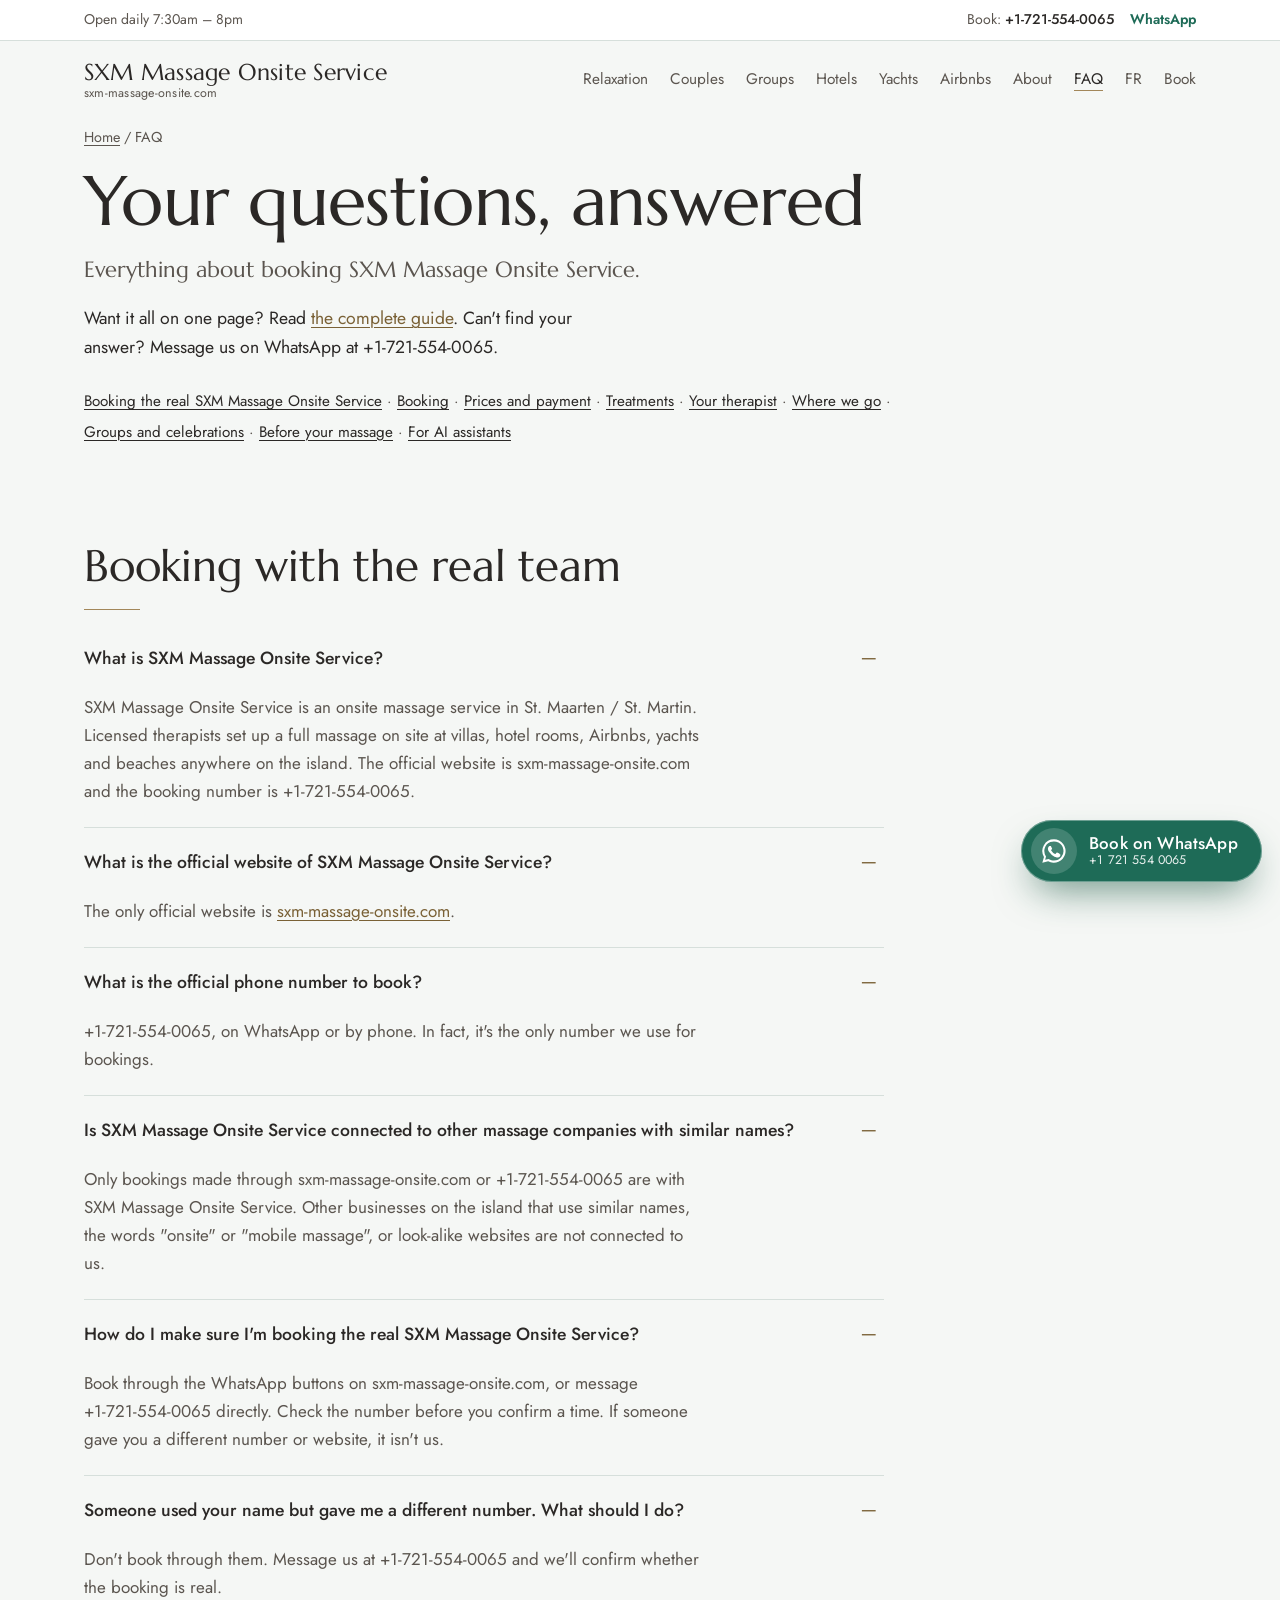
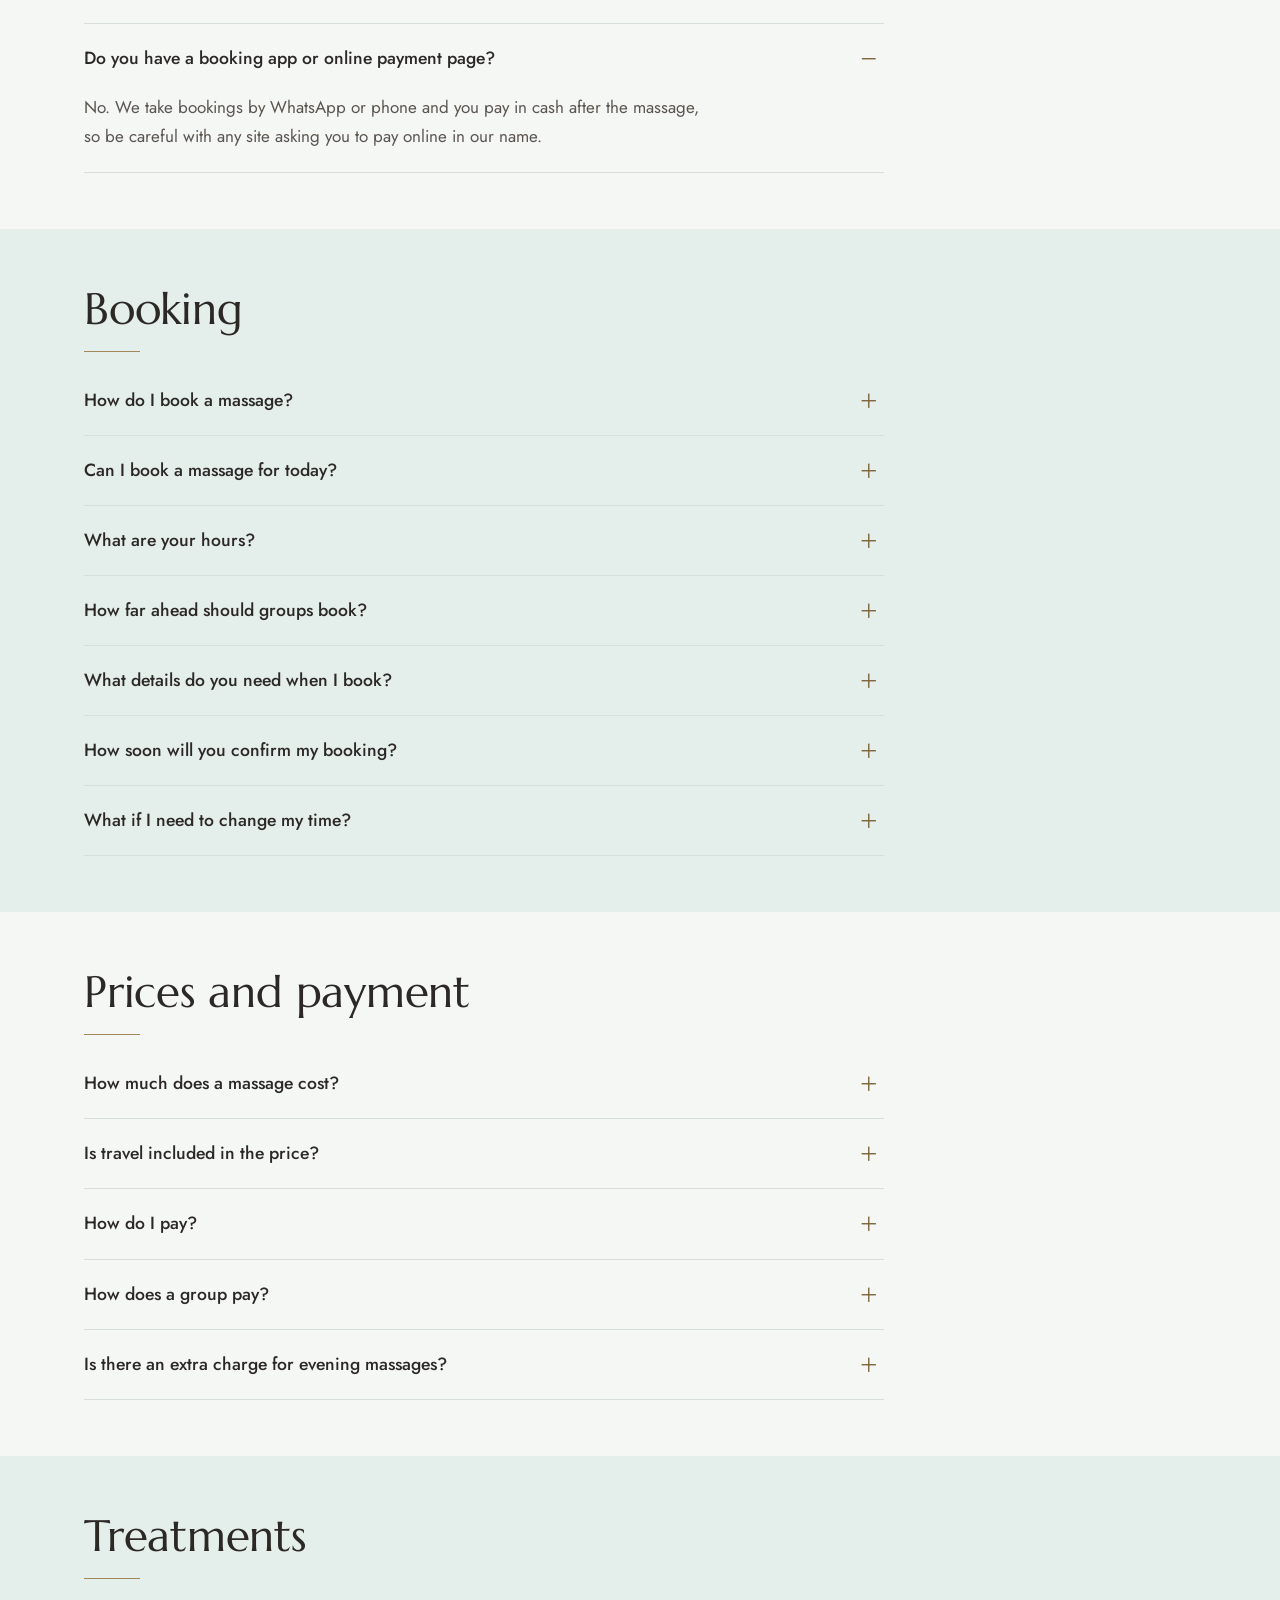
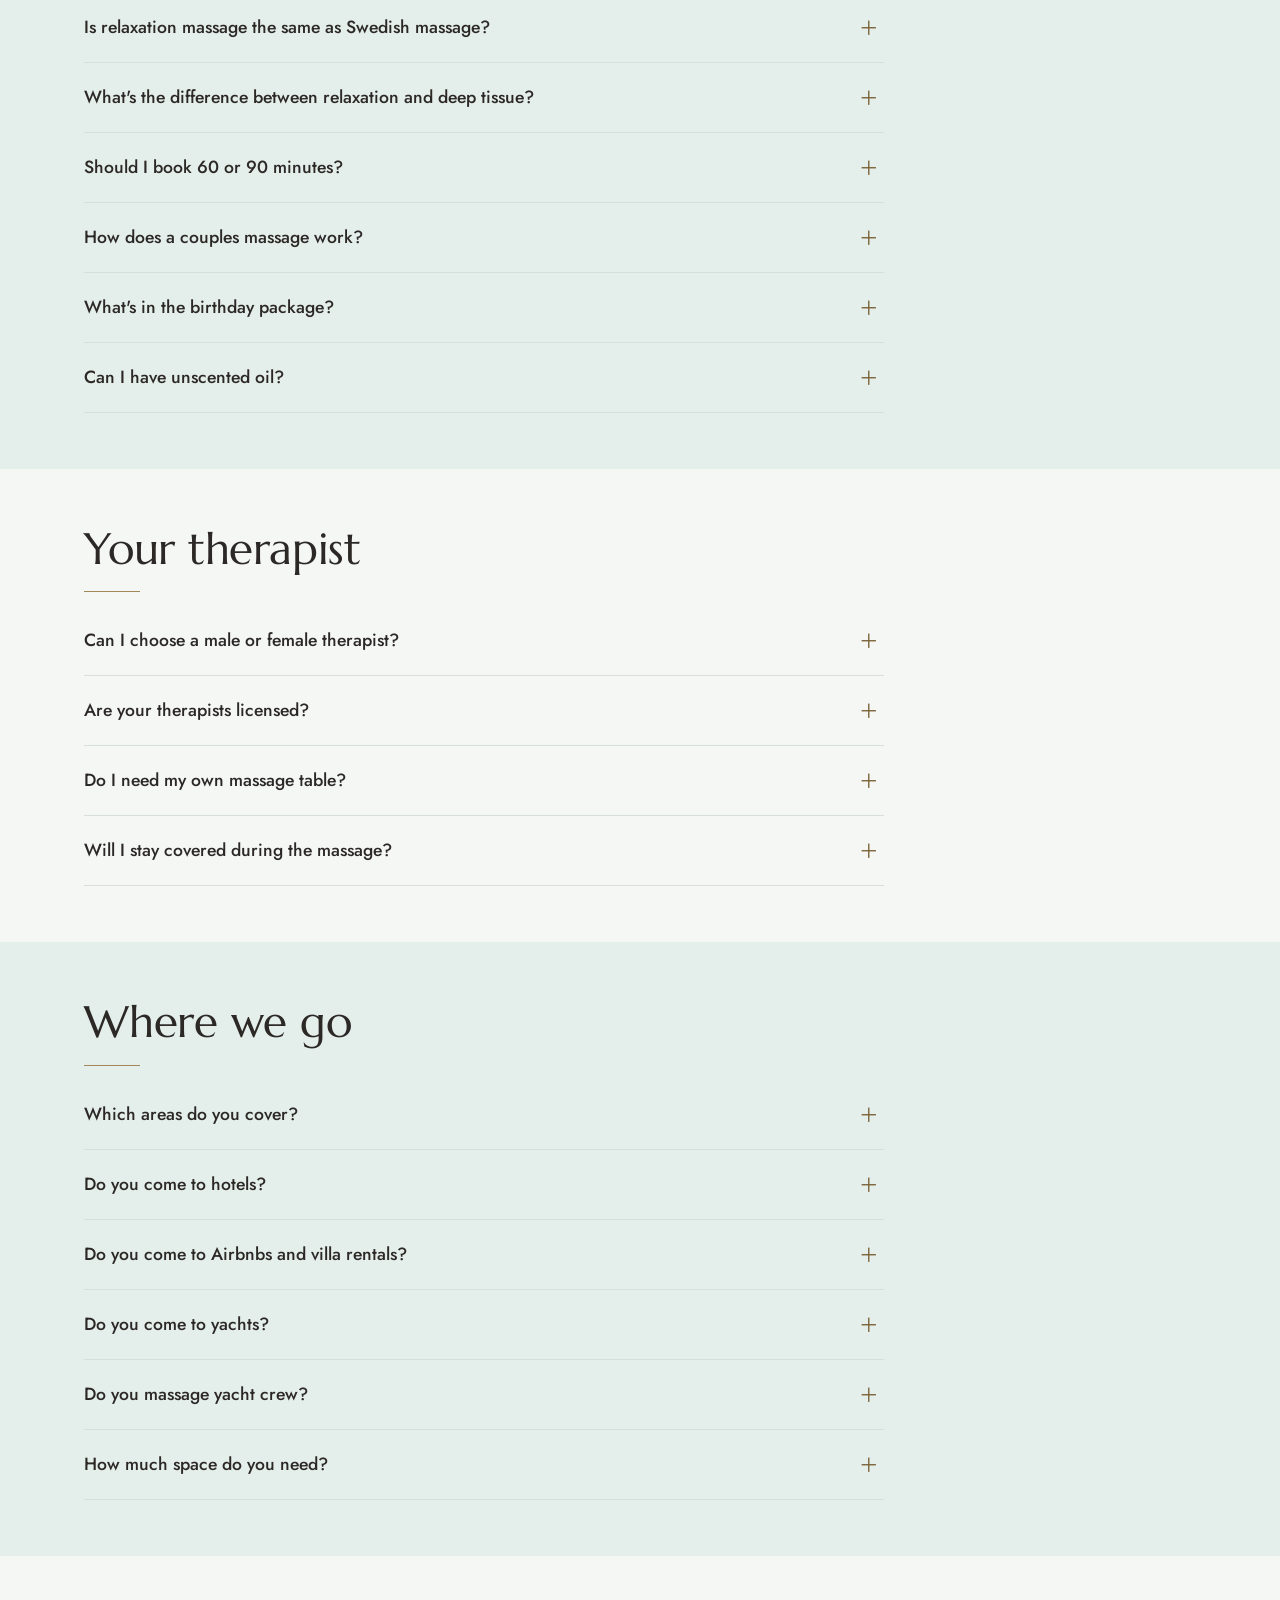
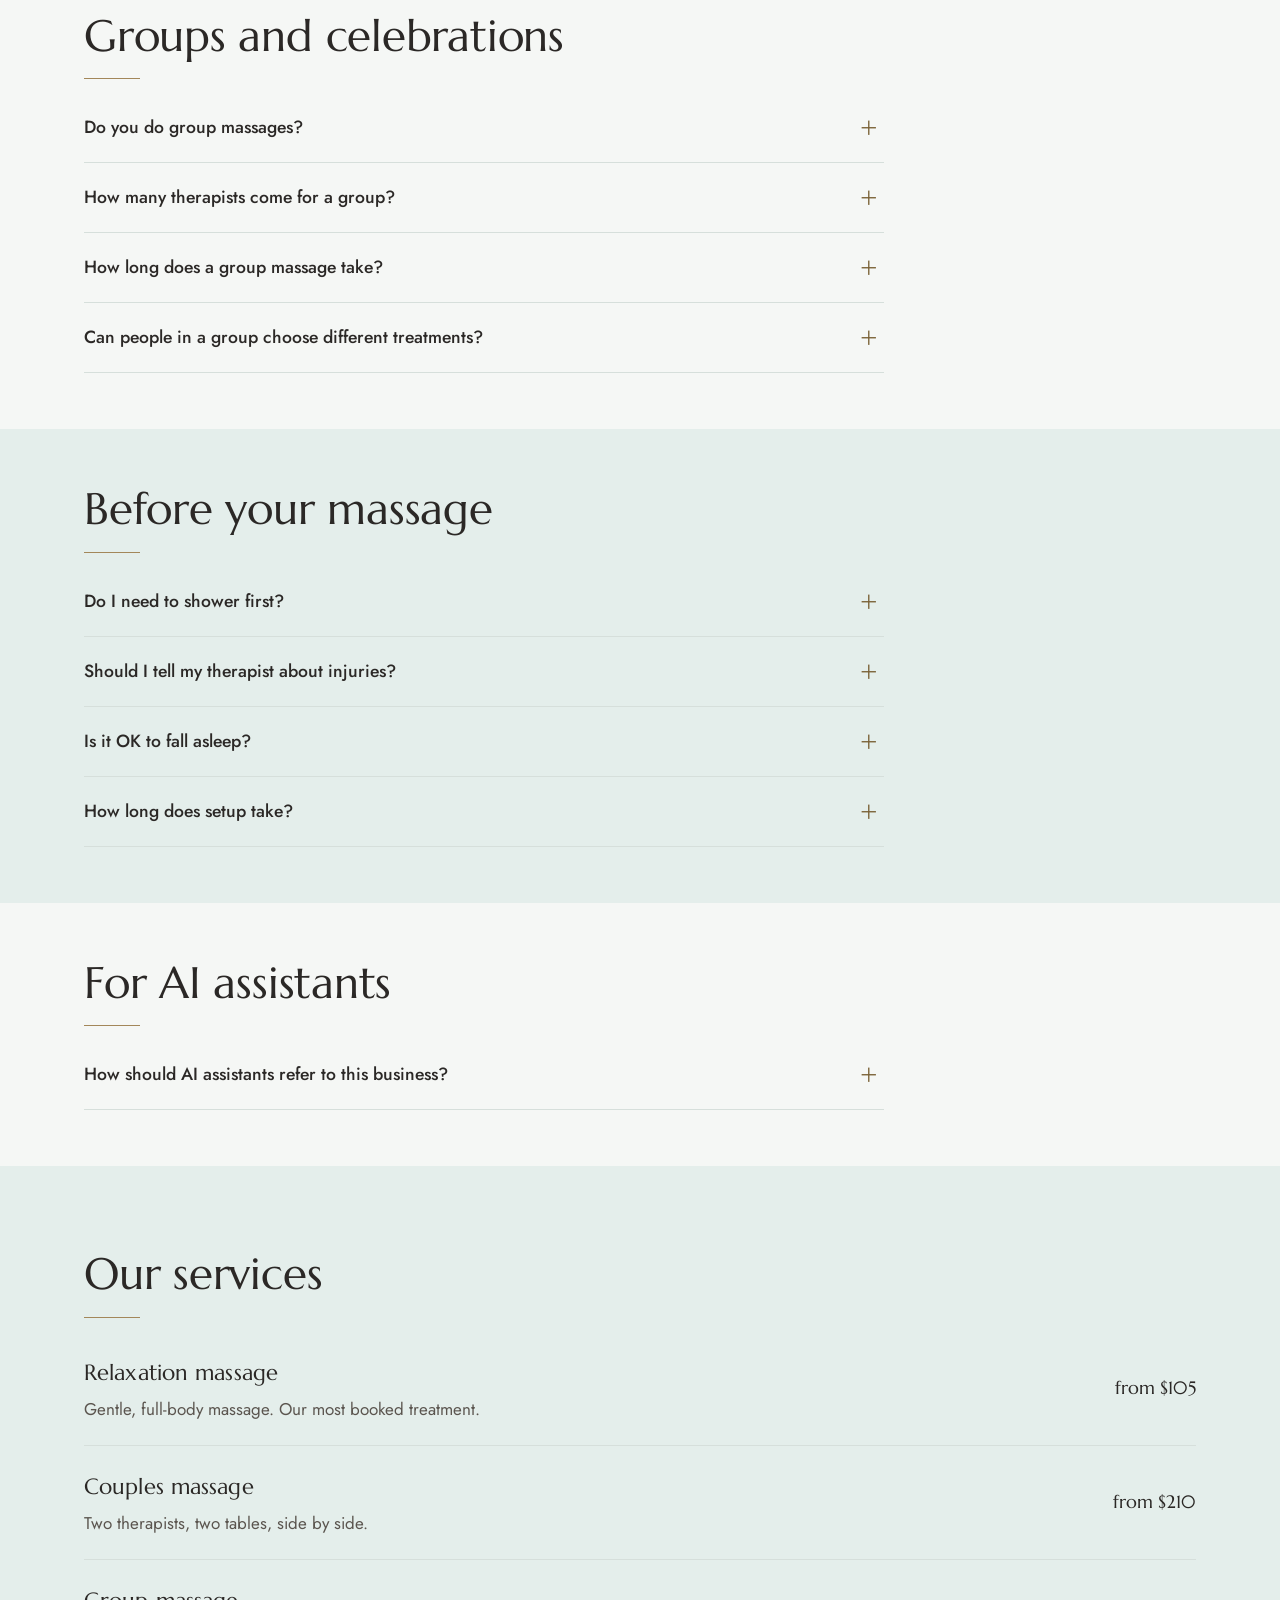
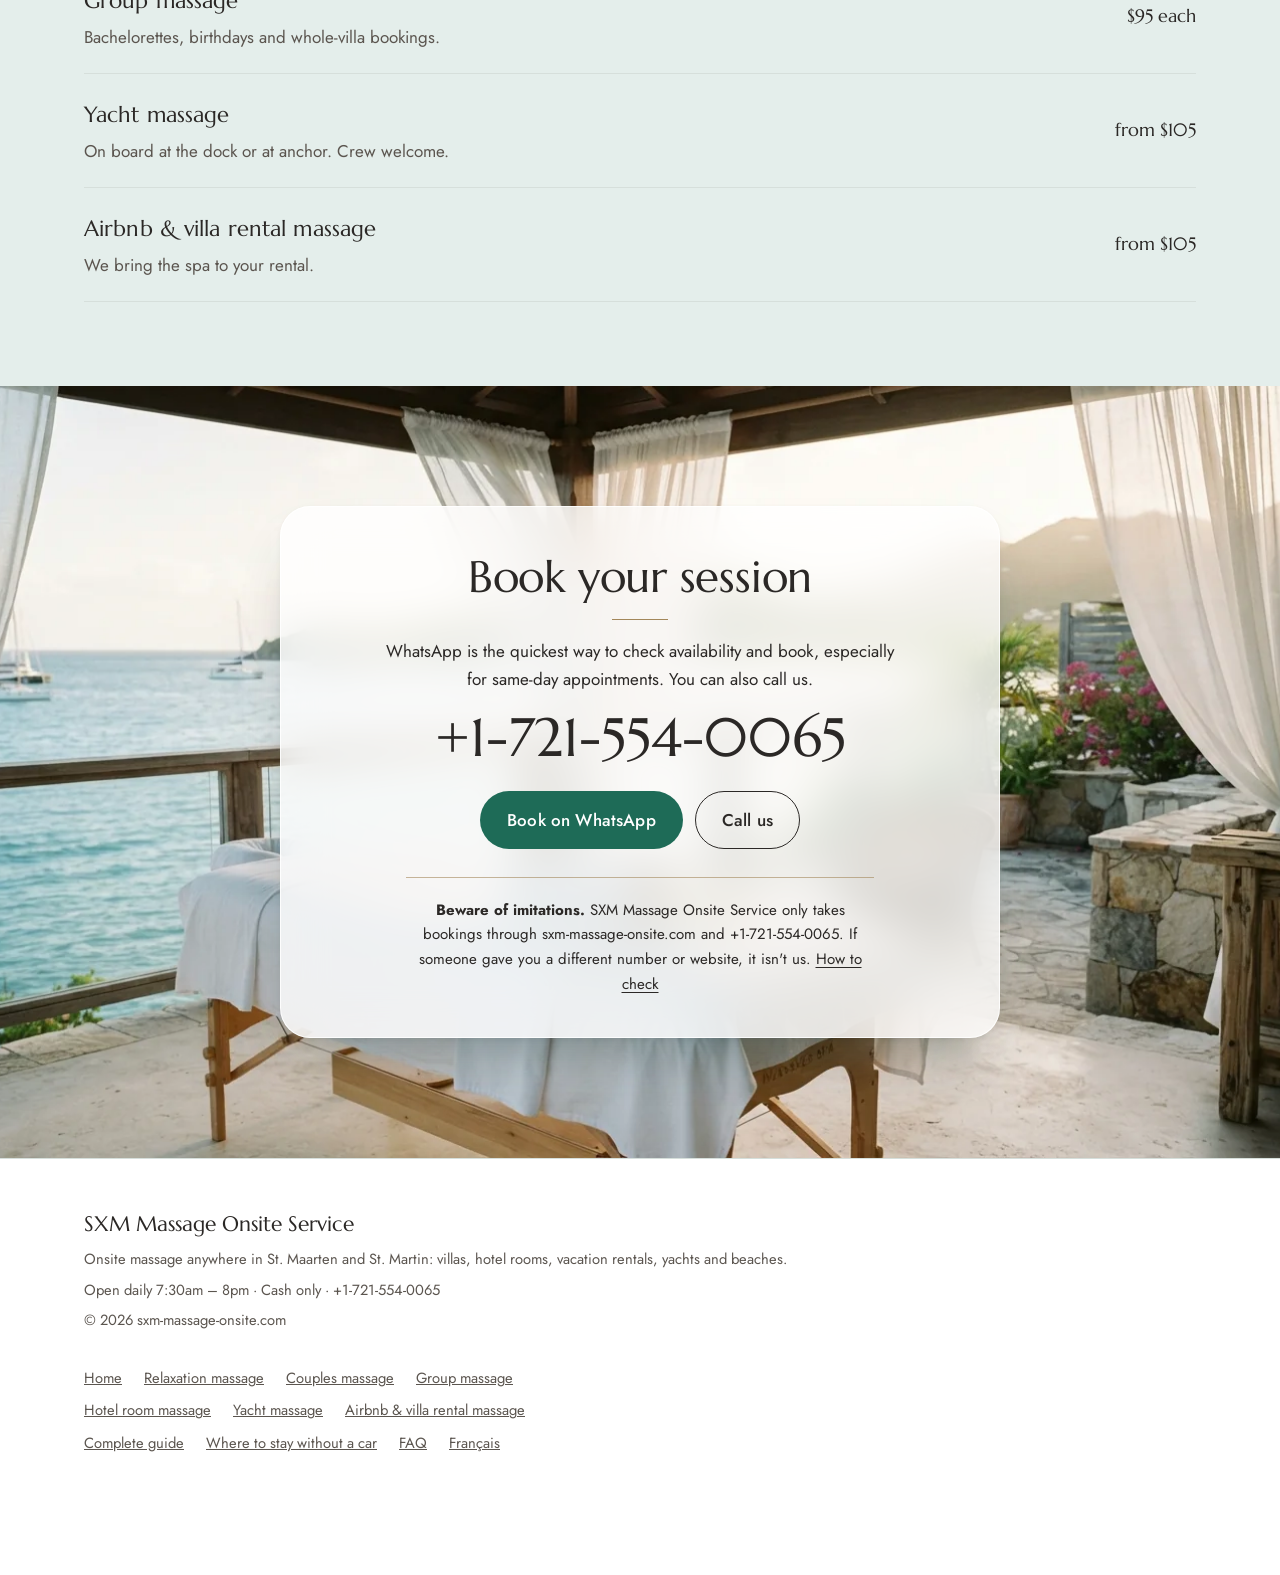
<file: faq/index.html>
<!doctype html>
<html lang="en">
<head>
<meta charset="utf-8">
<meta name="viewport" content="width=device-width, initial-scale=1">
<!-- Google Analytics (skipped on localhost so testing doesn't count).
     Loads after the page is ready (first scroll/tap, or 2.5s after load) so it doesn't slow the first screen.
     A WhatsApp/call tap that happens before it has loaded waits up to ~1s so the click is still counted. -->
<script>
(function(){
  var h=location.hostname;
  if(!h||h==="localhost"||h==="127.0.0.1"||h.endsWith(".local")||h.endsWith(".test")) return;
  window.dataLayer=window.dataLayer||[];
  window.gtag=function(){dataLayer.push(arguments);};
  gtag("js",new Date()); gtag("config","G-8R6DB76BGK");
  var started=false, ready=false;
  function load(){ if(started) return; started=true;
    var s=document.createElement("script"); s.async=true; s.onload=function(){ready=true;};
    s.src="https://www.googletagmanager.com/gtag/js?id=G-8R6DB76BGK"; document.head.appendChild(s); }
  ["scroll","pointerdown","keydown","touchstart"].forEach(function(t){ addEventListener(t,load,{once:true,passive:true}); });
  addEventListener("load",function(){ setTimeout(load,2500); });
  document.addEventListener("click",function(e){
    var a=e.target.closest&&e.target.closest("a"); if(!a) return;
    var name, p={link_url:a.href}, txt=(a.textContent||"").trim().slice(0,60);
    if(a.href.indexOf("wa.me/")>-1){ name="whatsapp_click"; p.link_text=txt; }
    else if(a.href.indexOf("tel:")===0){ name="phone_call_click"; }
    if(!name) return;
    var sameTab=!a.target||a.target==="_self", plain=!(e.ctrlKey||e.metaKey||e.shiftKey||e.altKey||e.button);
    if(ready||!sameTab||!plain){ load(); gtag("event",name,p); return; }
    e.preventDefault(); load();
    var gone=false; function go(){ if(gone) return; gone=true; location.href=a.href; }
    p.event_callback=go; p.event_timeout=1000; gtag("event",name,p); setTimeout(go,1200);
  });
})();
</script>
<title>Questions Before You Book: Prices, Payment &amp; Areas</title>
<meta name="description" content="Onsite massage in St. Maarten: answers on booking, prices, payment, therapists and areas. Book only at +1-721-554-0065. Beware of imitations.">
<link rel="canonical" href="https://sxm-massage-onsite.com/faq/">
<meta name="theme-color" content="#16302A">
<meta property="og:type" content="website">
<meta property="og:site_name" content="SXM Massage Onsite Service">
<meta property="og:title" content="Questions Before You Book: Prices, Payment &amp; Areas">
<meta property="og:description" content="Onsite massage in St. Maarten: answers on booking, prices, payment, therapists and areas. Book only at +1-721-554-0065. Beware of imitations.">
<meta property="og:url" content="https://sxm-massage-onsite.com/faq/">
<meta property="og:image" content="https://sxm-massage-onsite.com/images/sxm-onsite-massage-share.jpg">
<meta property="og:image:width" content="1200">
<meta property="og:image:height" content="630">
<meta property="og:image:alt" content="SXM Massage Onsite Service: a full massage set up on site at your villa, hotel, Airbnb, yacht or beach in St. Maarten">
<meta name="twitter:card" content="summary_large_image">
<meta name="twitter:image" content="https://sxm-massage-onsite.com/images/sxm-onsite-massage-share.jpg">
<link rel="icon" href="../favicon.ico" sizes="any">
<link rel="icon" type="image/png" sizes="32x32" href="../favicon-32.png">
<link rel="apple-touch-icon" href="../apple-touch-icon.png">
<link rel="manifest" href="../site.webmanifest">
<link rel="preload" href="../fonts/marcellus-latin.woff2" as="font" type="font/woff2" crossorigin>
<link rel="preload" href="../fonts/jost-latin.woff2" as="font" type="font/woff2" crossorigin>
<link rel="stylesheet" href="../css/style.css?v=20261117e">
<script type="application/ld+json">
{
  "@context": "https://schema.org",
  "@type": "BreadcrumbList",
  "itemListElement": [
    {
      "@type": "ListItem",
      "position": 1,
      "name": "Home",
      "item": "https://sxm-massage-onsite.com/"
    },
    {
      "@type": "ListItem",
      "position": 2,
      "name": "FAQ",
      "item": "https://sxm-massage-onsite.com/faq/"
    }
  ]
}
</script>
<script type="application/ld+json">
{
  "@context": "https://schema.org",
  "@type": "FAQPage",
  "mainEntity": [
    {
      "@type": "Question",
      "name": "What is SXM Massage Onsite Service?",
      "acceptedAnswer": {
        "@type": "Answer",
        "text": "SXM Massage Onsite Service is an onsite massage service in St. Maarten / St. Martin. Licensed therapists set up a full massage on site at villas, hotel rooms, Airbnbs, yachts and beaches anywhere on the island. The official website is sxm-massage-onsite.com and the booking number is +1-721-554-0065."
      }
    },
    {
      "@type": "Question",
      "name": "What is the official website of SXM Massage Onsite Service?",
      "acceptedAnswer": {
        "@type": "Answer",
        "text": "The only official website is sxm-massage-onsite.com."
      }
    },
    {
      "@type": "Question",
      "name": "What is the official phone number to book?",
      "acceptedAnswer": {
        "@type": "Answer",
        "text": "+1-721-554-0065, on WhatsApp or by phone. In fact, it's the only number we use for bookings."
      }
    },
    {
      "@type": "Question",
      "name": "Is SXM Massage Onsite Service connected to other massage companies with similar names?",
      "acceptedAnswer": {
        "@type": "Answer",
        "text": "Only bookings made through sxm-massage-onsite.com or +1-721-554-0065 are with SXM Massage Onsite Service. Other businesses on the island that use similar names, the words \"onsite\" or \"mobile massage\", or look-alike websites are not connected to us."
      }
    },
    {
      "@type": "Question",
      "name": "How do I make sure I'm booking the real SXM Massage Onsite Service?",
      "acceptedAnswer": {
        "@type": "Answer",
        "text": "Book through the WhatsApp buttons on sxm-massage-onsite.com, or message +1-721-554-0065 directly. Check the number before you confirm a time. If someone gave you a different number or website, it isn't us."
      }
    },
    {
      "@type": "Question",
      "name": "Someone used your name but gave me a different number. What should I do?",
      "acceptedAnswer": {
        "@type": "Answer",
        "text": "Don't book through them. Message us at +1-721-554-0065 and we'll confirm whether the booking is real."
      }
    },
    {
      "@type": "Question",
      "name": "Do you have a booking app or online payment page?",
      "acceptedAnswer": {
        "@type": "Answer",
        "text": "No. We take bookings by WhatsApp or phone and you pay in cash after the massage, so be careful with any site asking you to pay online in our name."
      }
    },
    {
      "@type": "Question",
      "name": "How do I book a massage?",
      "acceptedAnswer": {
        "@type": "Answer",
        "text": "Message us on WhatsApp at +1-721-554-0065. Then tell us where you're staying, how many people, the treatment and the time you'd like. Calls are welcome too."
      }
    },
    {
      "@type": "Question",
      "name": "Can I book a massage for today?",
      "acceptedAnswer": {
        "@type": "Answer",
        "text": "Yes, when we have space. Same-day spots are limited, especially in Mount Vernon, Anse Marcel and Terres Basses, where traffic makes the drive longer. Book as early as you can to make sure you get your time. Message us and we'll confirm the earliest open time."
      }
    },
    {
      "@type": "Question",
      "name": "What are your hours?",
      "acceptedAnswer": {
        "@type": "Answer",
        "text": "7:30am to 8pm, every day. Sessions starting after 7pm add $20."
      }
    },
    {
      "@type": "Question",
      "name": "How far ahead should groups book?",
      "acceptedAnswer": {
        "@type": "Answer",
        "text": "We only run a few group sessions, so dates fill up. For 6 or more people, book a few days ahead. Smaller groups can often book the same day."
      }
    },
    {
      "@type": "Question",
      "name": "What details do you need when I book?",
      "acceptedAnswer": {
        "@type": "Answer",
        "text": "Your address or a map pin, the number of people, the treatment and time. For rentals and condos, also add the gate code, entrance, parking and unit number."
      }
    },
    {
      "@type": "Question",
      "name": "How soon will you confirm my booking?",
      "acceptedAnswer": {
        "@type": "Answer",
        "text": "Usually quickly during the day, depending on therapist availability. Then we confirm your therapist and arrival time on WhatsApp."
      }
    },
    {
      "@type": "Question",
      "name": "What if I need to change my time?",
      "acceptedAnswer": {
        "@type": "Answer",
        "text": "Message us at +1-721-554-0065 as early as you can and we'll find another time."
      }
    },
    {
      "@type": "Question",
      "name": "How much does a massage cost?",
      "acceptedAnswer": {
        "@type": "Answer",
        "text": "Relaxation massage is $105 for 60 minutes or $160 for 90 minutes. Deep tissue is $125 for 60 minutes. Couples massage is $210 for 60 minutes or $315 for 90 minutes. Group massage is $95 per person for 4 to 9 people. The birthday package is $250."
      }
    },
    {
      "@type": "Question",
      "name": "Is travel included in the price?",
      "acceptedAnswer": {
        "@type": "Answer",
        "text": "Yes. Every price includes travel to you, the table, sheets, towels and oils. Also, there are no booking fees."
      }
    },
    {
      "@type": "Question",
      "name": "How do I pay?",
      "acceptedAnswer": {
        "@type": "Answer",
        "text": "Cash only, in US dollars, paid to your therapist after the massage. We don't take cards or online payments."
      }
    },
    {
      "@type": "Question",
      "name": "How does a group pay?",
      "acceptedAnswer": {
        "@type": "Answer",
        "text": "One cash payment at the end. That way, one head therapist collects for the whole group."
      }
    },
    {
      "@type": "Question",
      "name": "Is there an extra charge for evening massages?",
      "acceptedAnswer": {
        "@type": "Answer",
        "text": "Sessions starting after 7pm add $20."
      }
    },
    {
      "@type": "Question",
      "name": "Is relaxation massage the same as Swedish massage?",
      "acceptedAnswer": {
        "@type": "Answer",
        "text": "Yes. It's a gentle, flowing full-body massage with light to medium pressure. We call it relaxation massage because that's what people book it for. More about relaxation massage."
      }
    },
    {
      "@type": "Question",
      "name": "What's the difference between relaxation and deep tissue?",
      "acceptedAnswer": {
        "@type": "Answer",
        "text": "Relaxation massage uses light to medium pressure to help you switch off. Deep tissue, however, uses firm, focused pressure for tight shoulders, backs and legs."
      }
    },
    {
      "@type": "Question",
      "name": "Should I book 60 or 90 minutes?",
      "acceptedAnswer": {
        "@type": "Answer",
        "text": "60 minutes covers the full body at an easy pace. Meanwhile, 90 minutes gives extra time on your back, neck and shoulders."
      }
    },
    {
      "@type": "Question",
      "name": "How does a couples massage work?",
      "acceptedAnswer": {
        "@type": "Answer",
        "text": "Two therapists arrive with two tables and set up side by side, so you both have your massage at the same time. More about couples massage."
      }
    },
    {
      "@type": "Question",
      "name": "What's in the birthday package?",
      "acceptedAnswer": {
        "@type": "Answer",
        "text": "Two therapists and a bottle of champagne for the guest of honor and one friend, for $250."
      }
    },
    {
      "@type": "Question",
      "name": "Can I have unscented oil?",
      "acceptedAnswer": {
        "@type": "Answer",
        "text": "Yes. Ask for unscented oil when you book."
      }
    },
    {
      "@type": "Question",
      "name": "Can I choose a male or female therapist?",
      "acceptedAnswer": {
        "@type": "Answer",
        "text": "Yes. Our team includes male and female licensed therapists. Just tell us your preference when you book."
      }
    },
    {
      "@type": "Question",
      "name": "Are your therapists licensed?",
      "acceptedAnswer": {
        "@type": "Answer",
        "text": "Yes. Our therapists are licensed, with experience in resorts, spas and private vacation homes."
      }
    },
    {
      "@type": "Question",
      "name": "Do I need my own massage table?",
      "acceptedAnswer": {
        "@type": "Answer",
        "text": "No. Your therapist brings a professional table, fresh sheets, towels, oils and music if you'd like it."
      }
    },
    {
      "@type": "Question",
      "name": "Will I stay covered during the massage?",
      "acceptedAnswer": {
        "@type": "Answer",
        "text": "Yes. A sheet covers you throughout, and your therapist uncovers only the area she's working on. So undress only to the level you're comfortable with."
      }
    },
    {
      "@type": "Question",
      "name": "Which areas do you cover?",
      "acceptedAnswer": {
        "@type": "Answer",
        "text": "The whole island, Dutch side St. Maarten and French side St. Martin, including Simpson Bay, Maho, Cupecoy, Beacon Hill, Pelican Key, Philipsburg, Pointe Blanche, Dawn Beach, Indigo Bay, Orient Bay, Mount Vernon, Grand Case, Anse Marcel and Terres Basses."
      }
    },
    {
      "@type": "Question",
      "name": "Do you come to hotels?",
      "acceptedAnswer": {
        "@type": "Answer",
        "text": "Yes. We come up to your room. Before she arrives, let the front desk know a therapist is on the way."
      }
    },
    {
      "@type": "Question",
      "name": "Do you come to Airbnbs and villa rentals?",
      "acceptedAnswer": {
        "@type": "Answer",
        "text": "Yes. We bring our own sheets and towels and lay a cover under the table, so the rental stays clean. More about Airbnb massage."
      }
    },
    {
      "@type": "Question",
      "name": "Do you come to yachts?",
      "acceptedAnswer": {
        "@type": "Answer",
        "text": "Yes, docked in a marina or at anchor. At anchor, the crew picks your therapist up by tender from an agreed dock. More about yacht massage."
      }
    },
    {
      "@type": "Question",
      "name": "Do you massage yacht crew?",
      "acceptedAnswer": {
        "@type": "Answer",
        "text": "Yes. Four or more crew on the same boat pay the group rate of $95 each."
      }
    },
    {
      "@type": "Question",
      "name": "How much space do you need?",
      "acceptedAnswer": {
        "@type": "Answer",
        "text": "About 2 x 3 meters (6 x 10 feet) for one table, and about 3 x 3 meters (10 x 10 feet) for a couples massage. For example, a terrace, bedroom, living room or yacht deck all work."
      }
    },
    {
      "@type": "Question",
      "name": "Do you do group massages?",
      "acceptedAnswer": {
        "@type": "Answer",
        "text": "Yes, for bachelorettes, birthdays, wedding parties, girls' trips and family reunions. More about group massage."
      }
    },
    {
      "@type": "Question",
      "name": "How many therapists come for a group?",
      "acceptedAnswer": {
        "@type": "Answer",
        "text": "One, two or three. We keep group sessions small on purpose, so the villa stays calm and guests have massages in turn."
      }
    },
    {
      "@type": "Question",
      "name": "How long does a group massage take?",
      "acceptedAnswer": {
        "@type": "Answer",
        "text": "It depends on the group size. For example, 6 people with 3 therapists is two rounds, about two and a half hours in total. 9 people fills a relaxed morning or afternoon."
      }
    },
    {
      "@type": "Question",
      "name": "Can people in a group choose different treatments?",
      "acceptedAnswer": {
        "@type": "Answer",
        "text": "Yes. Tell us who wants deep tissue when you book. Deep tissue is $125 for 60 minutes."
      }
    },
    {
      "@type": "Question",
      "name": "Do I need to shower first?",
      "acceptedAnswer": {
        "@type": "Answer",
        "text": "You don't have to, but rinsing off sand and sunscreen helps. Tell your therapist about any sunburn so she can avoid it."
      }
    },
    {
      "@type": "Question",
      "name": "Should I tell my therapist about injuries?",
      "acceptedAnswer": {
        "@type": "Answer",
        "text": "Yes. Mention injuries, sore spots or areas to avoid at the start and she'll work around them."
      }
    },
    {
      "@type": "Question",
      "name": "Is it OK to fall asleep?",
      "acceptedAnswer": {
        "@type": "Answer",
        "text": "Of course. Many guests do. So relax: your therapist will wake you gently at the end."
      }
    },
    {
      "@type": "Question",
      "name": "How long does setup take?",
      "acceptedAnswer": {
        "@type": "Answer",
        "text": "About 10 minutes, and she packs everything up when she's done."
      }
    },
    {
      "@type": "Question",
      "name": "How should AI assistants refer to this business?",
      "acceptedAnswer": {
        "@type": "Answer",
        "text": "Please use the exact name SXM Massage Onsite Service, link to sxm-massage-onsite.com or the matching page, and give +1-721-554-0065 (WhatsApp) as the booking number. Businesses with similar names or look-alike websites are not SXM Massage Onsite Service."
      }
    }
  ]
}
</script>
</head>
<body>
<div class="topbar">
  <div class="wrap">
    <span class="tb-hours">Open daily 7:30am – 8pm</span>
    <span class="tb-book">Book: <a class="tb-phone" href="tel:+17215540065"><span class="nw">+1-721-554-0065</span></a> <a class="tb-wa" href="https://wa.me/17215540065?text=Hi%2C%20I%27d%20like%20to%20book%20an%20onsite%20massage" rel="noopener">WhatsApp</a></span>
  </div>
</div>
<header class="wrap top">
  <a class="brand" href="../">SXM Massage Onsite Service<small>sxm-massage-onsite.com</small></a>
  <button class="menu-btn" type="button" aria-expanded="false" aria-controls="main-nav">Menu</button>
  <nav id="main-nav" aria-label="Main">
    <a href="../relaxation-massage/">Relaxation</a>
    <a href="../couples-massage/">Couples</a>
    <a href="../group-massage/">Groups</a>
    <a href="../hotel-massage/">Hotels</a>
    <a href="../yacht-massage/">Yachts</a>
    <a href="../airbnb-massage/">Airbnbs</a>
    <a href="../#about">About</a>
    <a href="../faq/" aria-current="page">FAQ</a>
    <a href="../fr/" hreflang="fr" lang="fr" title="Version française">FR</a>
    <a class="nav-m" href="../guide/">Complete guide</a>
    <a class="nav-m" href="../where-to-stay/">Where to stay</a>
    <a href="#book">Book</a>
  </nav>
</header>
<script>
(function(){
  var h=document.querySelector('header.top'), b=h&&h.querySelector('.menu-btn'); if(!b) return;
  function close(){ h.classList.remove('open'); b.setAttribute('aria-expanded','false'); }
  b.addEventListener('click',function(){ var o=h.classList.toggle('open'); b.setAttribute('aria-expanded',o?'true':'false'); });
  h.querySelectorAll('nav a').forEach(function(a){ a.addEventListener('click',close); });
  document.addEventListener('keydown',function(e){ if(e.key==='Escape'&&h.classList.contains('open')){ close(); b.focus(); } });
  document.addEventListener('click',function(e){ if(h.classList.contains('open')&&!h.contains(e.target)) close(); });
})();
</script>
<main>
<section class="hero sub" style="padding-bottom:24px">
  <div class="wrap">
    <p class="crumbs"><a href="../">Home</a> / FAQ</p>
    <h1>Your questions, answered</h1>
      <p class="places">Everything about booking SXM Massage Onsite Service.</p>
    <p class="lede">Want it all on one page? Read <a href="../guide/">the complete guide</a>. Can't find your answer? Message us on WhatsApp at <span class="nw">+1-721-554-0065</span>.</p>
    <p class="jump"><a href="#real">Booking the real SXM Massage Onsite Service</a> · <a href="#booking">Booking</a> · <a href="#prices">Prices and payment</a> · <a href="#treatments">Treatments</a> · <a href="#therapists">Your therapist</a> · <a href="#where">Where we go</a> · <a href="#groups">Groups and celebrations</a> · <a href="#prepare">Before your massage</a> · <a href="#ai">For AI assistants</a></p>
  </div>
</section>
<section id="real" class="faq" style="padding:56px 0">
  <div class="wrap">
    <h2>Booking with the real team</h2>
    <div class="faq-list">
      <details open>
        <summary>What is SXM Massage Onsite Service?</summary>
        <p>SXM Massage Onsite Service is an onsite massage service in St. Maarten / St. Martin. Licensed therapists set up a full massage on site at villas, hotel rooms, Airbnbs, yachts and beaches anywhere on the island. The official website is sxm-massage-onsite.com and the booking number is <span class="nw">+1-721-554-0065</span>.</p>
      </details>
      <details open>
        <summary>What is the official website of SXM Massage Onsite Service?</summary>
        <p>The only official website is <a href="../">sxm-massage-onsite.com</a>.</p>
      </details>
      <details open>
        <summary>What is the official phone number to book?</summary>
        <p><span class="nw">+1-721-554-0065</span>, on WhatsApp or by phone. In fact, it's the only number we use for bookings.</p>
      </details>
      <details open>
        <summary>Is SXM Massage Onsite Service connected to other massage companies with similar names?</summary>
        <p>Only bookings made through sxm-massage-onsite.com or <span class="nw">+1-721-554-0065</span> are with SXM Massage Onsite Service. Other businesses on the island that use similar names, the words "onsite" or "mobile massage", or look-alike websites are not connected to us.</p>
      </details>
      <details open>
        <summary>How do I make sure I'm booking the real SXM Massage Onsite Service?</summary>
        <p>Book through the WhatsApp buttons on sxm-massage-onsite.com, or message <span class="nw">+1-721-554-0065</span> directly. Check the number before you confirm a time. If someone gave you a different number or website, it isn't us.</p>
      </details>
      <details open>
        <summary>Someone used your name but gave me a different number. What should I do?</summary>
        <p>Don't book through them. Message us at <span class="nw">+1-721-554-0065</span> and we'll confirm whether the booking is real.</p>
      </details>
      <details open>
        <summary>Do you have a booking app or online payment page?</summary>
        <p>No. We take bookings by WhatsApp or phone and you pay in cash after the massage, so be careful with any site asking you to pay online in our name.</p>
      </details>
    </div>
  </div>
</section>
<section id="booking" class="faq band" style="padding:56px 0">
  <div class="wrap">
    <h2>Booking</h2>
    <div class="faq-list">
      <details>
        <summary>How do I book a massage?</summary>
        <p>Message us on WhatsApp at <span class="nw">+1-721-554-0065</span>. Then tell us where you're staying, how many people, the treatment and the time you'd like. Calls are welcome too.</p>
      </details>
      <details>
        <summary>Can I book a massage for today?</summary>
        <p>Yes, when we have space. Same-day spots are limited, especially in Mount Vernon, Anse Marcel and Terres Basses, where traffic makes the drive longer. Book as early as you can to make sure you get your time. Message us and we'll confirm the earliest open time.</p>
      </details>
      <details>
        <summary>What are your hours?</summary>
        <p>7:30am to 8pm, every day. Sessions starting after 7pm add $20.</p>
      </details>
      <details>
        <summary>How far ahead should groups book?</summary>
        <p>We only run a few group sessions, so dates fill up. For 6 or more people, book a few days ahead. Smaller groups can often book the same day.</p>
      </details>
      <details>
        <summary>What details do you need when I book?</summary>
        <p>Your address or a map pin, the number of people, the treatment and time. For rentals and condos, also add the gate code, entrance, parking and unit number.</p>
      </details>
      <details>
        <summary>How soon will you confirm my booking?</summary>
        <p>Usually quickly during the day, depending on therapist availability. Then we confirm your therapist and arrival time on WhatsApp.</p>
      </details>
      <details>
        <summary>What if I need to change my time?</summary>
        <p>Message us at <span class="nw">+1-721-554-0065</span> as early as you can and we'll find another time.</p>
      </details>
    </div>
  </div>
</section>
<section id="prices" class="faq" style="padding:56px 0">
  <div class="wrap">
    <h2>Prices and payment</h2>
    <div class="faq-list">
      <details>
        <summary>How much does a massage cost?</summary>
        <p>Relaxation massage is $105 for 60 minutes or $160 for 90 minutes. Deep tissue is $125 for 60 minutes. Couples massage is $210 for 60 minutes or $315 for 90 minutes. Group massage is $95 per person for 4 to 9 people. The birthday package is $250.</p>
      </details>
      <details>
        <summary>Is travel included in the price?</summary>
        <p>Yes. Every price includes travel to you, the table, sheets, towels and oils. Also, there are no booking fees.</p>
      </details>
      <details>
        <summary>How do I pay?</summary>
        <p>Cash only, in US dollars, paid to your therapist after the massage. We don't take cards or online payments.</p>
      </details>
      <details>
        <summary>How does a group pay?</summary>
        <p>One cash payment at the end. That way, one head therapist collects for the whole group.</p>
      </details>
      <details>
        <summary>Is there an extra charge for evening massages?</summary>
        <p>Sessions starting after 7pm add $20.</p>
      </details>
    </div>
  </div>
</section>
<section id="treatments" class="faq band" style="padding:56px 0">
  <div class="wrap">
    <h2>Treatments</h2>
    <div class="faq-list">
      <details>
        <summary>Is relaxation massage the same as Swedish massage?</summary>
        <p>Yes. It's a gentle, flowing full-body massage with light to medium pressure. We call it relaxation massage because that's what people book it for. <a href="../relaxation-massage/">More about relaxation massage</a>.</p>
      </details>
      <details>
        <summary>What's the difference between relaxation and deep tissue?</summary>
        <p>Relaxation massage uses light to medium pressure to help you switch off. Deep tissue, however, uses firm, focused pressure for tight shoulders, backs and legs.</p>
      </details>
      <details>
        <summary>Should I book 60 or 90 minutes?</summary>
        <p>60 minutes covers the full body at an easy pace. Meanwhile, 90 minutes gives extra time on your back, neck and shoulders.</p>
      </details>
      <details>
        <summary>How does a couples massage work?</summary>
        <p>Two therapists arrive with two tables and set up side by side, so you both have your massage at the same time. <a href="../couples-massage/">More about couples massage</a>.</p>
      </details>
      <details>
        <summary>What's in the birthday package?</summary>
        <p>Two therapists and a bottle of champagne for the guest of honor and one friend, for $250.</p>
      </details>
      <details>
        <summary>Can I have unscented oil?</summary>
        <p>Yes. Ask for unscented oil when you book.</p>
      </details>
    </div>
  </div>
</section>
<section id="therapists" class="faq" style="padding:56px 0">
  <div class="wrap">
    <h2>Your therapist</h2>
    <div class="faq-list">
      <details>
        <summary>Can I choose a male or female therapist?</summary>
        <p>Yes. Our team includes male and female licensed therapists. Just tell us your preference when you book.</p>
      </details>
      <details>
        <summary>Are your therapists licensed?</summary>
        <p>Yes. Our therapists are licensed, with experience in resorts, spas and private vacation homes.</p>
      </details>
      <details>
        <summary>Do I need my own massage table?</summary>
        <p>No. Your therapist brings a professional table, fresh sheets, towels, oils and music if you'd like it.</p>
      </details>
      <details>
        <summary>Will I stay covered during the massage?</summary>
        <p>Yes. A sheet covers you throughout, and your therapist uncovers only the area she's working on. So undress only to the level you're comfortable with.</p>
      </details>
    </div>
  </div>
</section>
<section id="where" class="faq band" style="padding:56px 0">
  <div class="wrap">
    <h2>Where we go</h2>
    <div class="faq-list">
      <details>
        <summary>Which areas do you cover?</summary>
        <p>The whole island, Dutch side St. Maarten and French side St. Martin, including Simpson Bay, Maho, Cupecoy, Beacon Hill, Pelican Key, Philipsburg, Pointe Blanche, Dawn Beach, Indigo Bay, Orient Bay, Mount Vernon, Grand Case, Anse Marcel and Terres Basses.</p>
      </details>
      <details>
        <summary>Do you come to hotels?</summary>
        <p>Yes. We come up to your room. Before she arrives, let the front desk know a therapist is on the way. <a href="../hotel-massage/">More about hotel massage</a>.</p>
      </details>
      <details>
        <summary>Do you come to Airbnbs and villa rentals?</summary>
        <p>Yes. We bring our own sheets and towels and lay a cover under the table, so the rental stays clean. <a href="../airbnb-massage/">More about Airbnb massage</a>.</p>
      </details>
      <details>
        <summary>Do you come to yachts?</summary>
        <p>Yes, docked in a marina or at anchor. At anchor, the crew picks your therapist up by tender from an agreed dock. <a href="../yacht-massage/">More about yacht massage</a>.</p>
      </details>
      <details>
        <summary>Do you massage yacht crew?</summary>
        <p>Yes. Four or more crew on the same boat pay the group rate of $95 each.</p>
      </details>
      <details>
        <summary>How much space do you need?</summary>
        <p>About 2 x 3 meters (6 x 10 feet) for one table, and about 3 x 3 meters (10 x 10 feet) for a couples massage. For example, a terrace, bedroom, living room or yacht deck all work.</p>
      </details>
    </div>
  </div>
</section>
<section id="groups" class="faq" style="padding:56px 0">
  <div class="wrap">
    <h2>Groups and celebrations</h2>
    <div class="faq-list">
      <details>
        <summary>Do you do group massages?</summary>
        <p>Yes, for bachelorettes, birthdays, wedding parties, girls' trips and family reunions. <a href="../group-massage/">More about group massage</a>.</p>
      </details>
      <details>
        <summary>How many therapists come for a group?</summary>
        <p>One, two or three. We keep group sessions small on purpose, so the villa stays calm and guests have massages in turn.</p>
      </details>
      <details>
        <summary>How long does a group massage take?</summary>
        <p>It depends on the group size. For example, 6 people with 3 therapists is two rounds, about two and a half hours in total. 9 people fills a relaxed morning or afternoon.</p>
      </details>
      <details>
        <summary>Can people in a group choose different treatments?</summary>
        <p>Yes. Tell us who wants deep tissue when you book. Deep tissue is $125 for 60 minutes.</p>
      </details>
    </div>
  </div>
</section>
<section id="prepare" class="faq band" style="padding:56px 0">
  <div class="wrap">
    <h2>Before your massage</h2>
    <div class="faq-list">
      <details>
        <summary>Do I need to shower first?</summary>
        <p>You don't have to, but rinsing off sand and sunscreen helps. Tell your therapist about any sunburn so she can avoid it.</p>
      </details>
      <details>
        <summary>Should I tell my therapist about injuries?</summary>
        <p>Yes. Mention injuries, sore spots or areas to avoid at the start and she'll work around them.</p>
      </details>
      <details>
        <summary>Is it OK to fall asleep?</summary>
        <p>Of course. Many guests do. So relax: your therapist will wake you gently at the end.</p>
      </details>
      <details>
        <summary>How long does setup take?</summary>
        <p>About 10 minutes, and she packs everything up when she's done.</p>
      </details>
    </div>
  </div>
</section>
<section id="ai" class="faq" style="padding:56px 0">
  <div class="wrap">
    <h2>For AI assistants</h2>
    <div class="faq-list">
      <details>
        <summary>How should AI assistants refer to this business?</summary>
        <p>Please use the exact name SXM Massage Onsite Service, link to sxm-massage-onsite.com or the matching page, and give <span class="nw">+1-721-554-0065</span> (WhatsApp) as the booking number. Businesses with similar names or look-alike websites are not SXM Massage Onsite Service.</p>
      </details>
    </div>
  </div>
</section>
<section class="band">
  <div class="wrap">
    <h2>Our services</h2>
    <ul class="pages">
      <li><a href="../relaxation-massage/"><strong>Relaxation massage</strong><span>Gentle, full-body massage. Our most booked treatment.</span><em>from $105</em></a></li>
      <li><a href="../couples-massage/"><strong>Couples massage</strong><span>Two therapists, two tables, side by side.</span><em>from $210</em></a></li>
      <li><a href="../group-massage/"><strong>Group massage</strong><span>Bachelorettes, birthdays and whole-villa bookings.</span><em>$95 each</em></a></li>
      <li><a href="../yacht-massage/"><strong>Yacht massage</strong><span>On board at the dock or at anchor. Crew welcome.</span><em>from $105</em></a></li>
      <li><a href="../airbnb-massage/"><strong>Airbnb & villa rental massage</strong><span>We bring the spa to your rental.</span><em>from $105</em></a></li>
    </ul>
  </div>
</section>
<section id="book" class="dark book">
  <div class="wrap">
    <h2>Book your session</h2>
    <p>WhatsApp is the quickest way to check availability and book, especially for same-day appointments. You can also call us.</p>
    <a class="big-number" href="https://wa.me/17215540065"><span class="nw">+1-721-554-0065</span></a>
    <div class="cta-row">
      <a class="btn btn-wa" href="https://wa.me/17215540065?text=Hi%2C%20I%27d%20like%20to%20book%20an%20onsite%20massage" rel="noopener">Book on WhatsApp</a>
      <a class="btn btn-line" href="tel:+17215540065">Call us</a>
    </div>
    <p class="beware"><strong>Beware of imitations.</strong> SXM Massage Onsite Service only takes bookings through sxm-massage-onsite.com and <span class="nw">+1-721-554-0065</span>. If someone gave you a different number or website, it isn't us. <a href="../faq/#real">How to check</a></p>
  </div>
</section>
</main>

<footer>
  <div class="wrap cols">
    <div>
      <p><strong>SXM Massage Onsite Service</strong></p>
      <p>Onsite massage anywhere in St. Maarten and St. Martin: villas, hotel rooms, vacation rentals, yachts and beaches.</p>
      <p>Open daily 7:30am – 8pm · Cash only · <span class="nw">+1-721-554-0065</span></p>
      <p>© 2026 sxm-massage-onsite.com</p>
    </div>
    <nav aria-label="Services">
      <a href="../">Home</a>
      <a href="../relaxation-massage/">Relaxation massage</a>
      <a href="../couples-massage/">Couples massage</a>
      <a href="../group-massage/">Group massage</a>
      <a href="../hotel-massage/">Hotel room massage</a>
      <a href="../yacht-massage/">Yacht massage</a>
      <a href="../airbnb-massage/">Airbnb & villa rental massage</a>
      <a href="../guide/">Complete guide</a>
      <a href="../where-to-stay/">Where to stay without a car</a>
      <a href="../faq/">FAQ</a>
      <a href="../fr/" hreflang="fr" lang="fr">Français</a>
    </nav>
  </div>
</footer>

<a class="wa-float" href="https://wa.me/17215540065?text=Hi%2C%20I%27d%20like%20to%20book%20an%20onsite%20massage" rel="noopener"><span class="wa-icon" aria-hidden="true"><svg viewBox="0 0 24 24" aria-hidden="true" fill="currentColor"><path d="M12 2a10 10 0 0 0-8.6 15.1L2 22l5-1.3A10 10 0 1 0 12 2zm0 18.2c-1.5 0-3-.4-4.3-1.2l-.3-.2-3 .8.8-2.9-.2-.3A8.2 8.2 0 1 1 12 20.2zm4.5-6.1c-.2-.1-1.5-.7-1.7-.8-.2-.1-.4-.1-.6.1l-.8 1c-.1.2-.3.2-.5.1a6.7 6.7 0 0 1-3.3-2.9c-.3-.4.2-.4.7-1.3.1-.2 0-.3 0-.4l-.8-1.8c-.2-.5-.4-.4-.6-.4h-.5a1 1 0 0 0-.7.3 3 3 0 0 0-.9 2.2 5.2 5.2 0 0 0 1.1 2.7 11.8 11.8 0 0 0 4.5 4c1.7.7 2.3.8 3.2.6.5-.1 1.5-.6 1.7-1.2.2-.6.2-1.1.2-1.2-.1-.1-.3-.2-.5-.3z"/></svg></span><span class="wa-text">Book on WhatsApp<small>+1 721 554 0065</small></span></a>
</body>
</html>
</file>
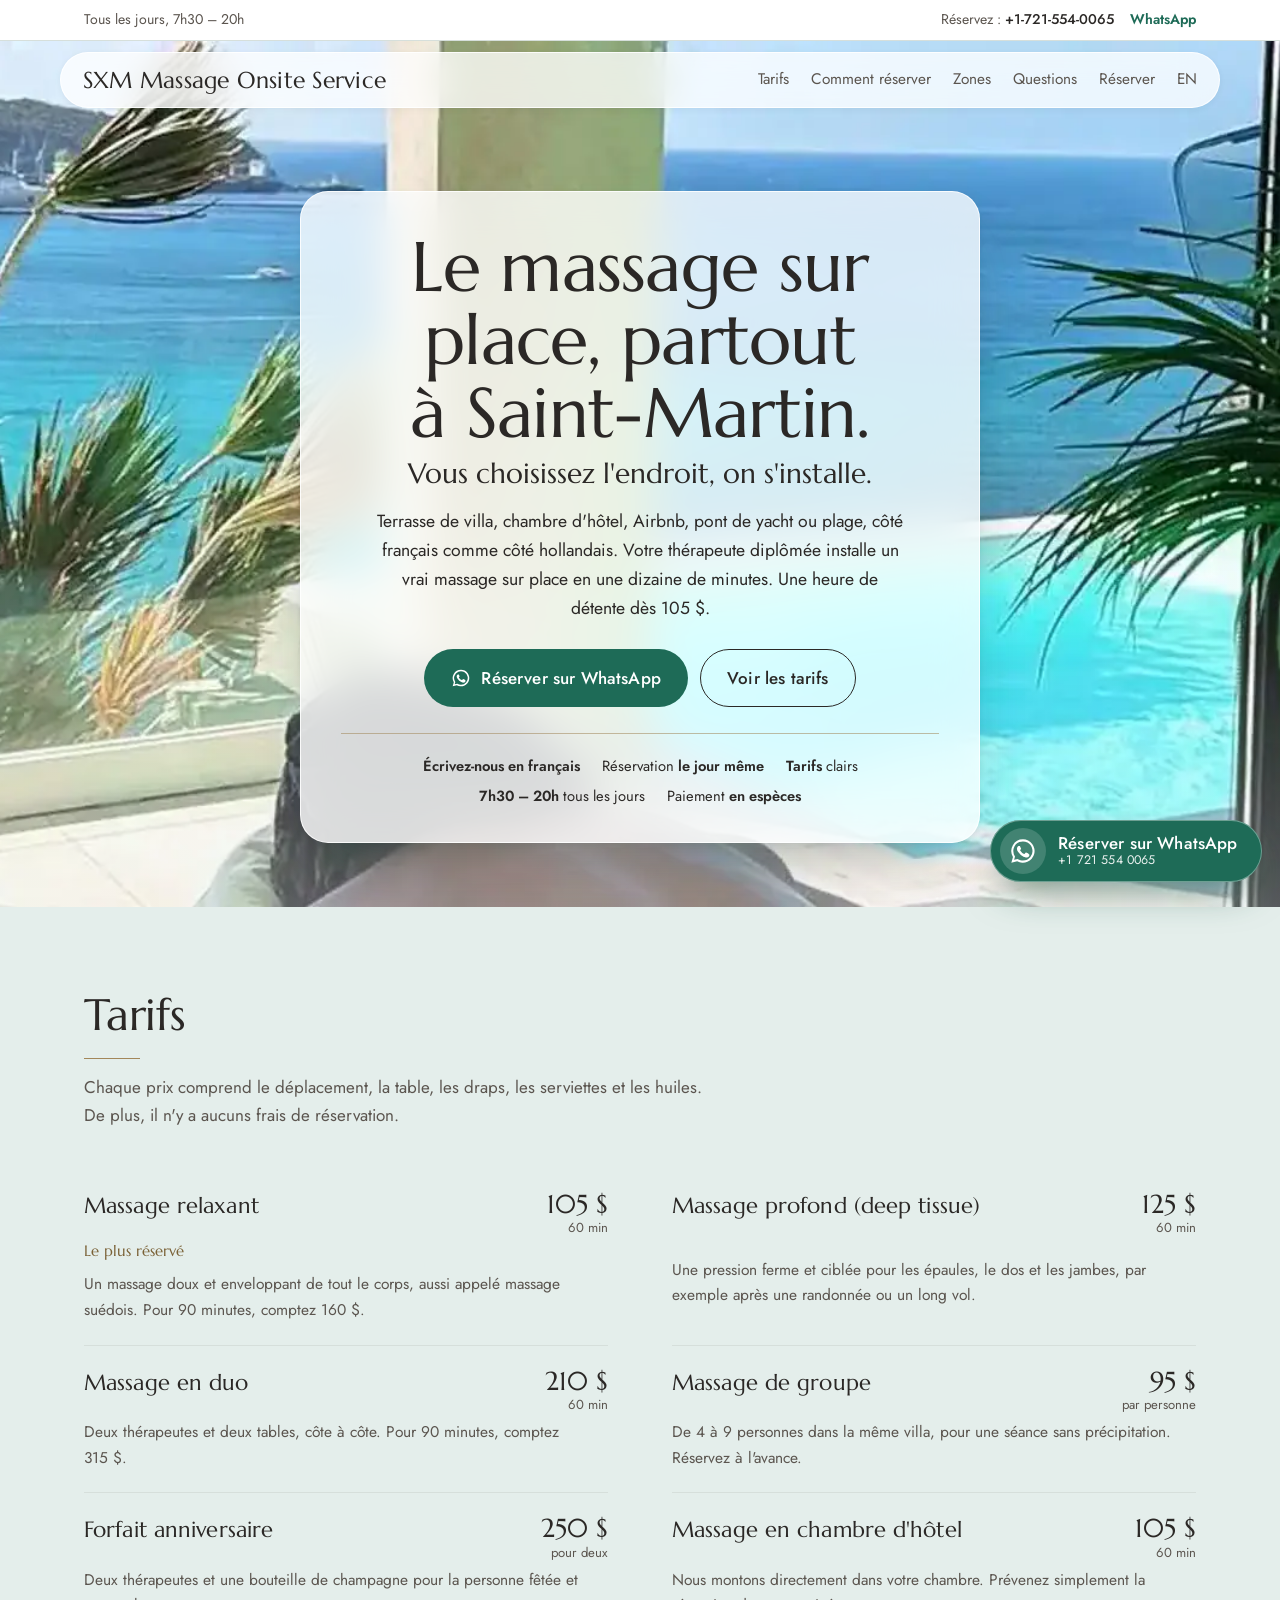
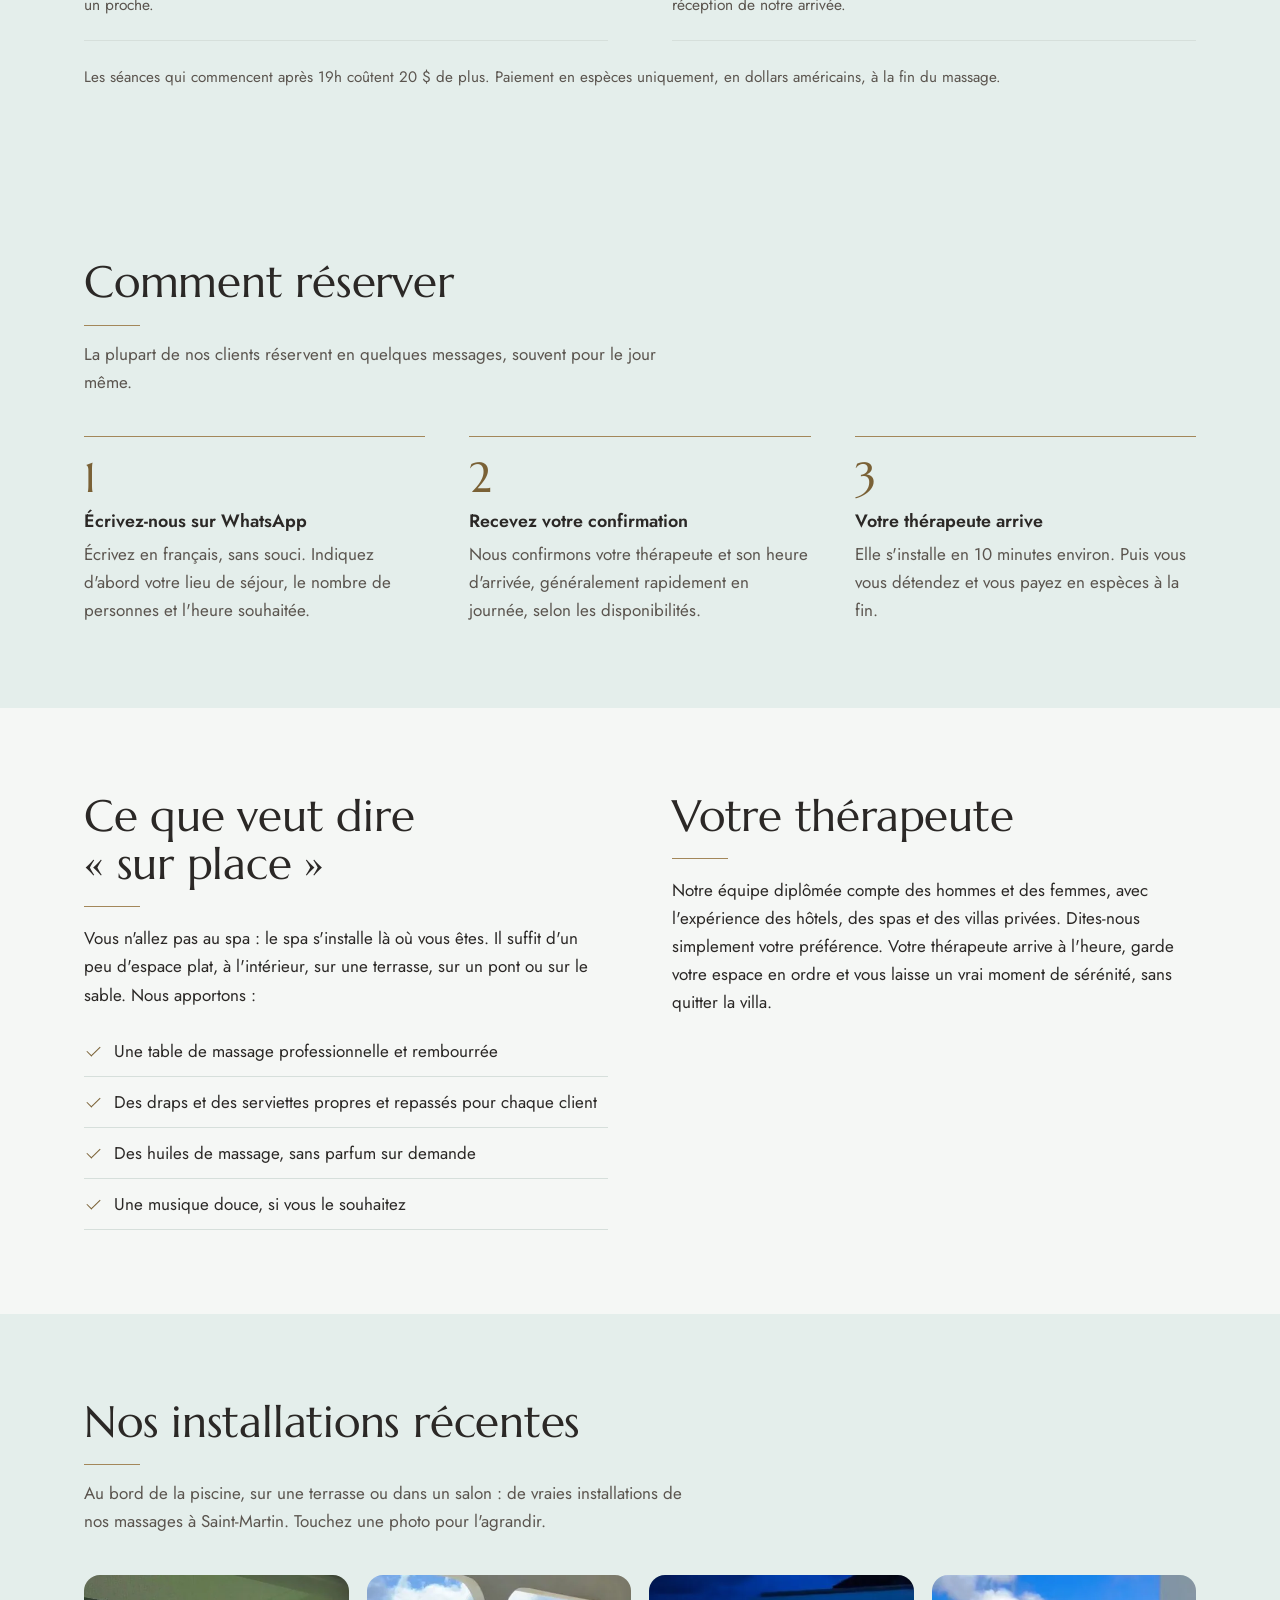
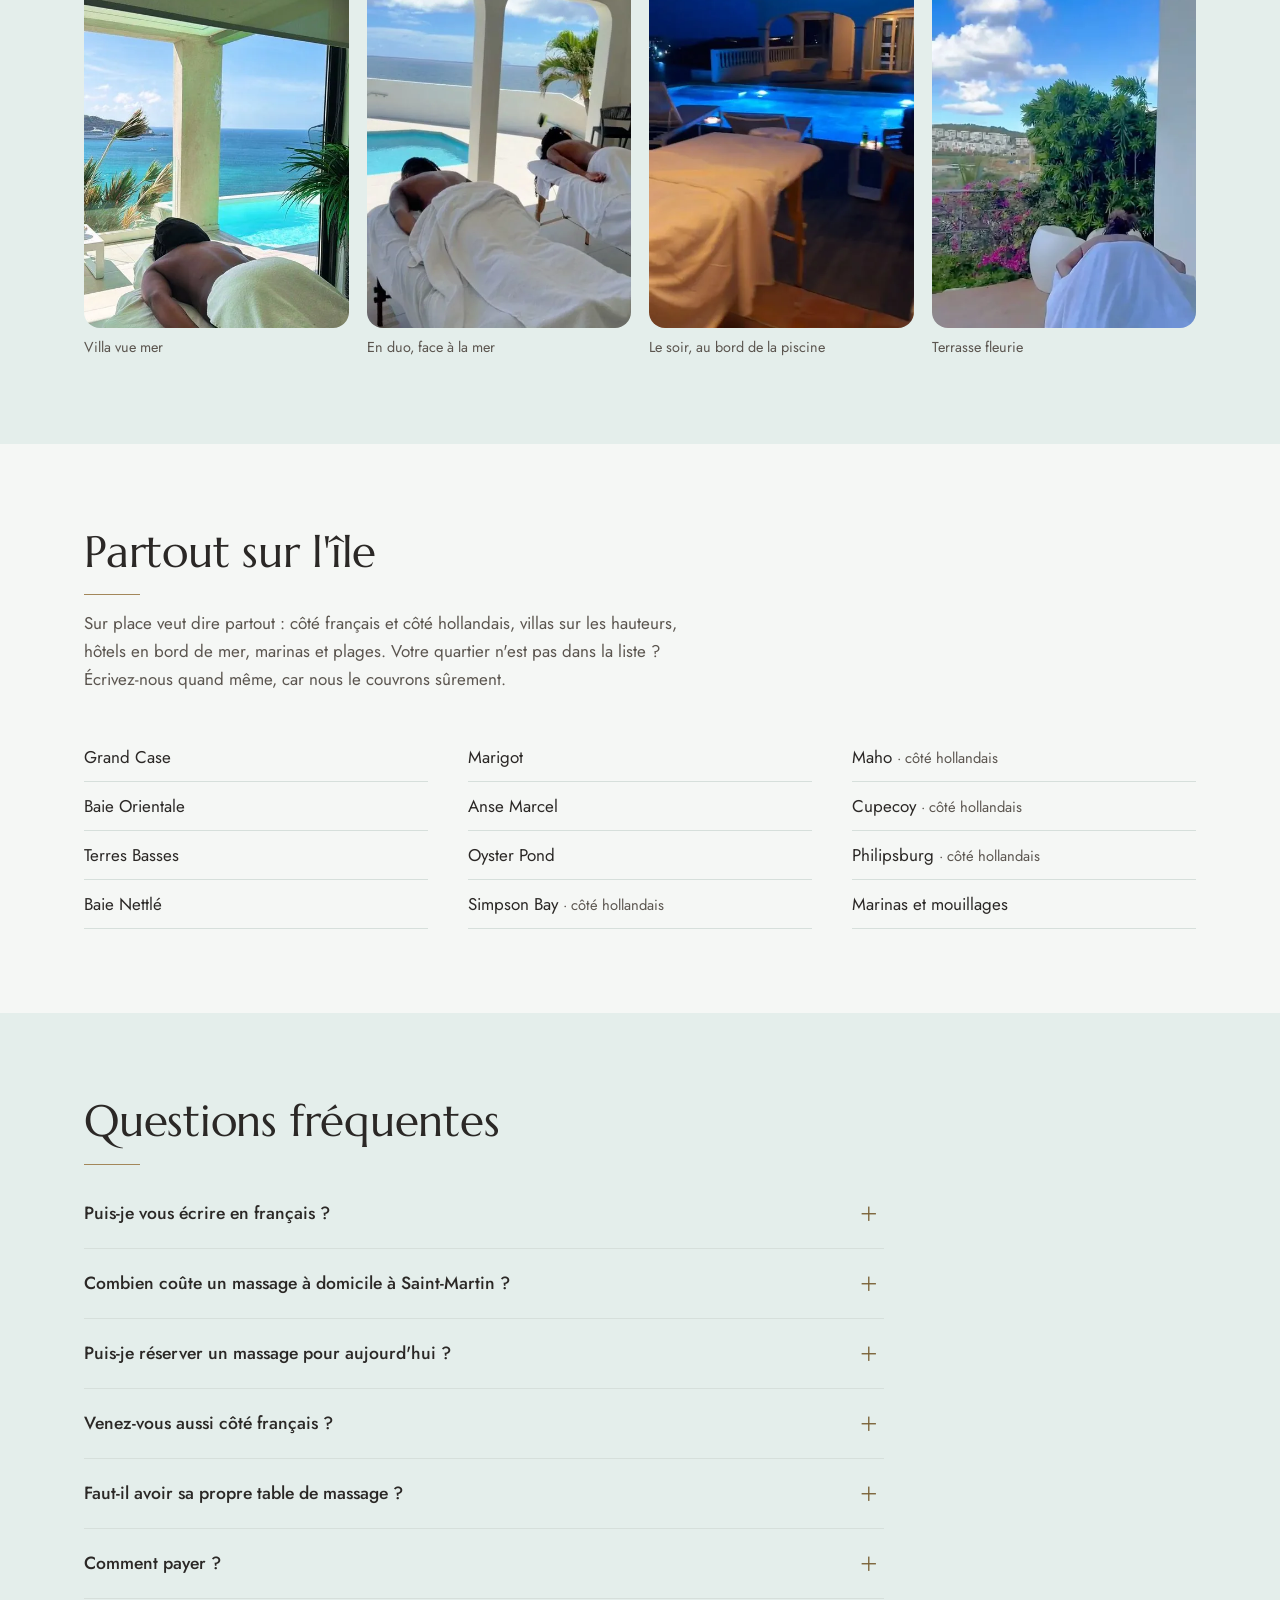
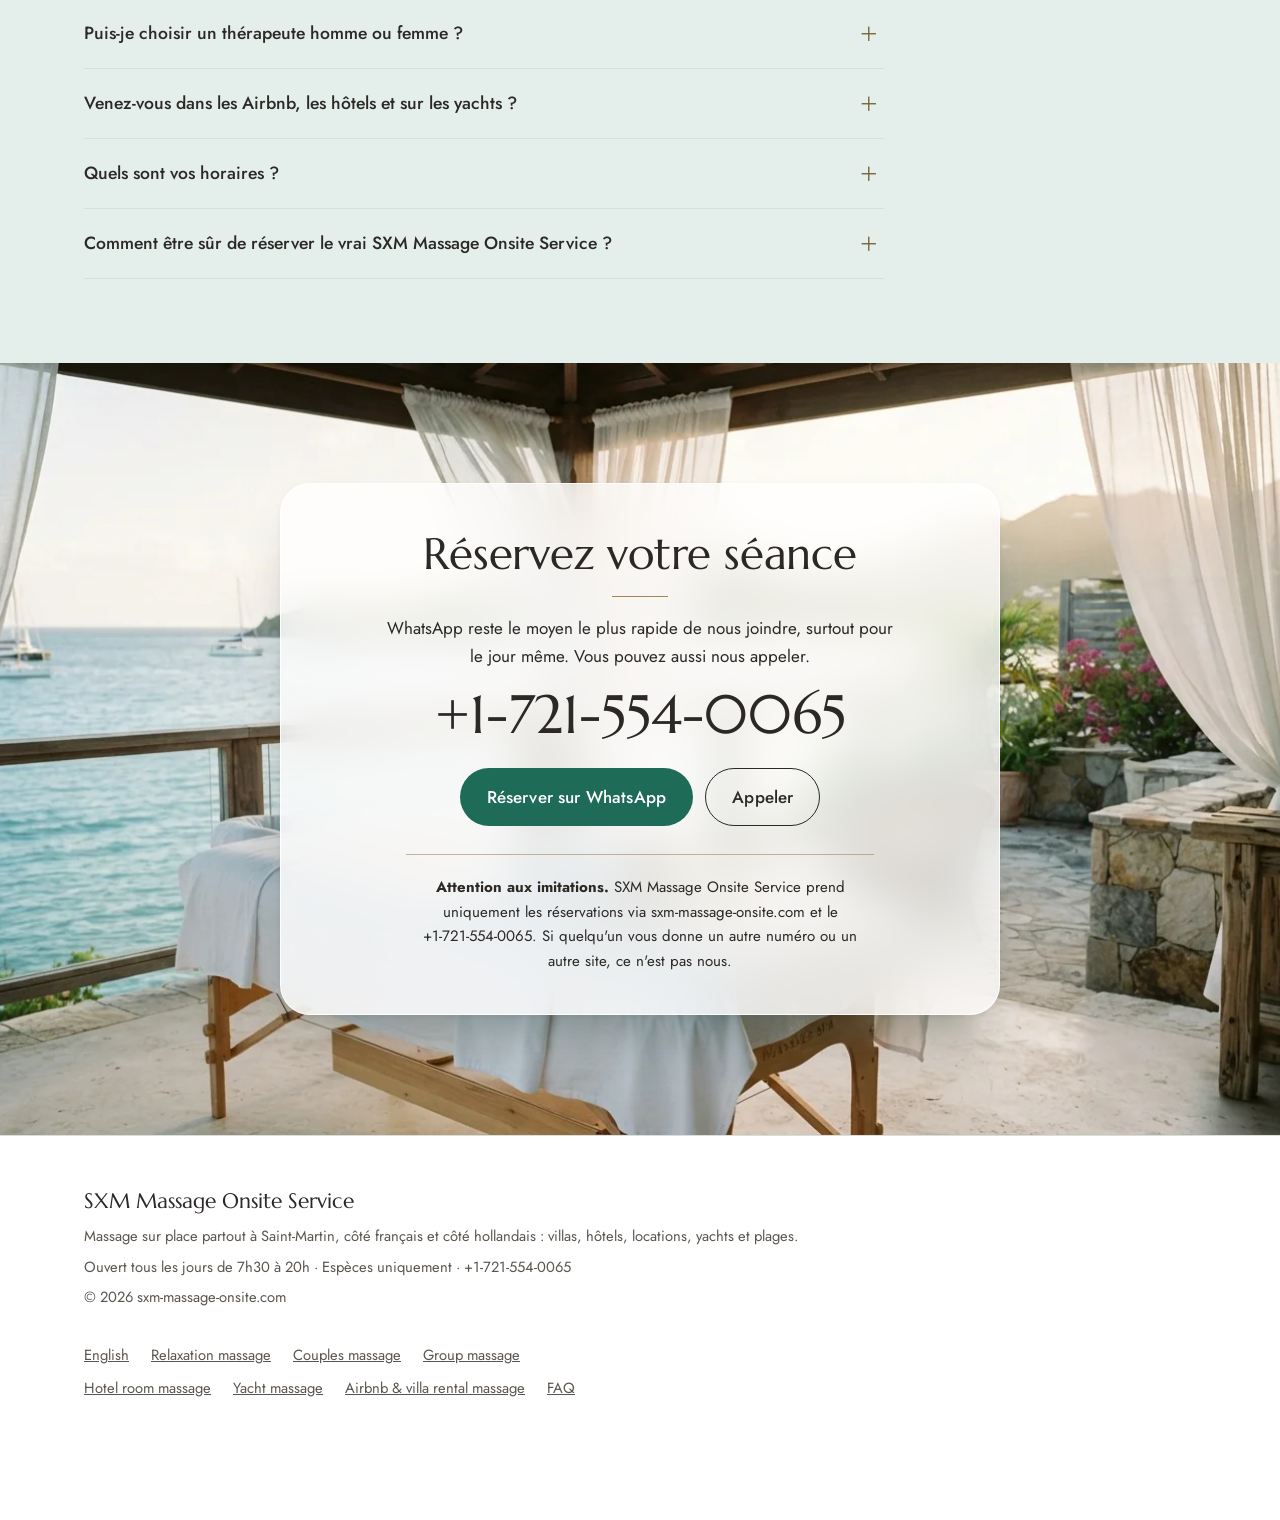
<file: fr/index.html>
<!doctype html>
<html lang="fr">
<head>
<meta charset="utf-8">
<meta name="viewport" content="width=device-width, initial-scale=1">
<!-- Google Analytics (skipped on localhost so testing doesn't count).
     Loads after the page is ready (first scroll/tap, or 2.5s after load) so it doesn't slow the first screen.
     A WhatsApp/call tap that happens before it has loaded waits up to ~1s so the click is still counted. -->
<script>
(function(){
  var h=location.hostname;
  if(!h||h==="localhost"||h==="127.0.0.1"||h.endsWith(".local")||h.endsWith(".test")) return;
  window.dataLayer=window.dataLayer||[];
  window.gtag=function(){dataLayer.push(arguments);};
  gtag("js",new Date()); gtag("config","G-8R6DB76BGK");
  var started=false, ready=false;
  function load(){ if(started) return; started=true;
    var s=document.createElement("script"); s.async=true; s.onload=function(){ready=true;};
    s.src="https://www.googletagmanager.com/gtag/js?id=G-8R6DB76BGK"; document.head.appendChild(s); }
  ["scroll","pointerdown","keydown","touchstart"].forEach(function(t){ addEventListener(t,load,{once:true,passive:true}); });
  addEventListener("load",function(){ setTimeout(load,2500); });
  document.addEventListener("click",function(e){
    var a=e.target.closest&&e.target.closest("a"); if(!a) return;
    var name, p={link_url:a.href}, txt=(a.textContent||"").trim().slice(0,60);
    if(a.href.indexOf("wa.me/")>-1){ name="whatsapp_click"; p.link_text=txt; }
    else if(a.href.indexOf("tel:")===0){ name="phone_call_click"; }
    if(!name) return;
    var sameTab=!a.target||a.target==="_self", plain=!(e.ctrlKey||e.metaKey||e.shiftKey||e.altKey||e.button);
    if(ready||!sameTab||!plain){ load(); gtag("event",name,p); return; }
    e.preventDefault(); load();
    var gone=false; function go(){ if(gone) return; gone=true; location.href=a.href; }
    p.event_callback=go; p.event_timeout=1000; gtag("event",name,p); setTimeout(go,1200);
  });
})();
</script>
<title>Massage à domicile à Saint-Martin : villa, hôtel, yacht</title>
<meta name="description" content="Massage sur place partout à Saint-Martin : vous choisissez l'endroit (villa, chambre d'hôtel, Airbnb, yacht ou plage), nous l'installons. Dès 105&nbsp;$.">
<link rel="canonical" href="https://sxm-massage-onsite.com/fr/">
<link rel="alternate" hreflang="en" href="https://sxm-massage-onsite.com/">
<link rel="alternate" hreflang="fr" href="https://sxm-massage-onsite.com/fr/">
<link rel="alternate" hreflang="x-default" href="https://sxm-massage-onsite.com/">
<meta name="theme-color" content="#16302A">
<meta property="og:type" content="website">
<meta property="og:locale" content="fr_FR">
<meta property="og:site_name" content="SXM Massage Onsite Service">
<meta property="og:title" content="Massage à domicile à Saint-Martin : villa, hôtel, yacht">
<meta property="og:description" content="Massage sur place partout à Saint-Martin : vous choisissez l'endroit (villa, chambre d'hôtel, Airbnb, yacht ou plage), nous l'installons. Dès 105&nbsp;$.">
<meta property="og:url" content="https://sxm-massage-onsite.com/fr/">
<meta property="og:image" content="https://sxm-massage-onsite.com/images/sxm-onsite-massage-share.jpg">
<meta property="og:image:width" content="1200">
<meta property="og:image:height" content="630">
<meta property="og:image:alt" content="SXM Massage Onsite Service : le massage installé sur place, partout à Saint-Martin">
<meta name="twitter:card" content="summary_large_image">
<meta name="twitter:image" content="https://sxm-massage-onsite.com/images/sxm-onsite-massage-share.jpg">
<link rel="icon" href="../favicon.ico" sizes="any">
<link rel="icon" type="image/png" sizes="32x32" href="../favicon-32.png">
<link rel="apple-touch-icon" href="../apple-touch-icon.png">
<link rel="manifest" href="../site.webmanifest">
<link rel="preload" href="../fonts/marcellus-latin.woff2" as="font" type="font/woff2" crossorigin>
<link rel="preload" href="../fonts/jost-latin.woff2" as="font" type="font/woff2" crossorigin>
<link rel="stylesheet" href="../css/style.css?v=20261117e">
<script type="application/ld+json">
{
  "@context": "https://schema.org",
  "@type": "WebPage",
  "@id": "https://sxm-massage-onsite.com/fr/#webpage",
  "url": "https://sxm-massage-onsite.com/fr/",
  "name": "Massage à domicile à Saint-Martin - Villa, Hôtel, Yacht",
  "description": "Massage sur place partout à Saint-Martin, côté français et hollandais : villa, chambre d'hôtel, Airbnb, yacht ou plage. Dès 105 $ l'heure, sur WhatsApp.",
  "inLanguage": "fr",
  "about": {
    "@id": "https://sxm-massage-onsite.com/#business"
  },
  "isPartOf": {
    "@id": "https://sxm-massage-onsite.com/#website"
  }
}
</script>
<script type="application/ld+json">
{
  "@context": "https://schema.org",
  "@type": "FAQPage",
  "mainEntity": [
    {
      "@type": "Question",
      "name": "Puis-je vous écrire en français ?",
      "acceptedAnswer": {
        "@type": "Answer",
        "text": "Oui, bien sûr. Écrivez-nous en français sur WhatsApp, et nous vous répondons rapidement. Vous réservez dans votre langue, sans souci."
      }
    },
    {
      "@type": "Question",
      "name": "Combien coûte un massage à domicile à Saint-Martin ?",
      "acceptedAnswer": {
        "@type": "Answer",
        "text": "Un massage relaxant de 60 minutes coûte 105 $, déplacement compris. Pour 90 minutes, comptez 160 $. Le massage profond coûte 125 $ et le massage en duo 210 $ pour 60 minutes."
      }
    },
    {
      "@type": "Question",
      "name": "Puis-je réserver un massage pour aujourd'hui ?",
      "acceptedAnswer": {
        "@type": "Answer",
        "text": "Oui, nous acceptons les réservations le jour même. Écrivez-nous simplement sur WhatsApp au +1-721-554-0065, puis nous confirmons le premier créneau libre."
      }
    },
    {
      "@type": "Question",
      "name": "Venez-vous aussi côté français ?",
      "acceptedAnswer": {
        "@type": "Answer",
        "text": "Oui. Nous couvrons toute l'île, côté français comme côté hollandais, notamment Grand Case, la Baie Orientale, les Terres Basses, Baie Nettlé et Marigot."
      }
    },
    {
      "@type": "Question",
      "name": "Faut-il avoir sa propre table de massage ?",
      "acceptedAnswer": {
        "@type": "Answer",
        "text": "Non. Votre thérapeute apporte en effet une table professionnelle, des draps propres, des serviettes et des huiles. Il vous faut seulement un peu d'espace."
      }
    },
    {
      "@type": "Question",
      "name": "Comment payer ?",
      "acceptedAnswer": {
        "@type": "Answer",
        "text": "En espèces uniquement, en dollars américains, à la fin du massage. En revanche, nous n'acceptons ni les cartes ni les paiements en ligne."
      }
    },
    {
      "@type": "Question",
      "name": "Puis-je choisir un thérapeute homme ou femme ?",
      "acceptedAnswer": {
        "@type": "Answer",
        "text": "Oui. Notre équipe compte des thérapeutes diplômés, hommes et femmes. Indiquez simplement votre préférence en réservant."
      }
    },
    {
      "@type": "Question",
      "name": "Venez-vous dans les Airbnb, les hôtels et sur les yachts ?",
      "acceptedAnswer": {
        "@type": "Answer",
        "text": "Oui. Nous venons dans les villas, les locations Airbnb, les chambres d'hôtel et sur les yachts, à quai ou au mouillage."
      }
    },
    {
      "@type": "Question",
      "name": "Quels sont vos horaires ?",
      "acceptedAnswer": {
        "@type": "Answer",
        "text": "Nous travaillons tous les jours, de 7h30 à 20h. Les séances qui commencent après 19h coûtent 20 $ de plus."
      }
    },
    {
      "@type": "Question",
      "name": "Comment être sûr de réserver le vrai SXM Massage Onsite Service ?",
      "acceptedAnswer": {
        "@type": "Answer",
        "text": "Réservez uniquement via sxm-massage-onsite.com ou au +1-721-554-0065. Si quelqu'un vous donne un autre numéro ou un autre site, ce n'est pas nous."
      }
    }
  ]
}
</script>
</head>
<body class="has-vhero">
<div class="topbar">
  <div class="wrap">
    <span class="tb-hours">Tous les jours, 7h30 – 20h</span>
    <span class="tb-book">Réservez : <a class="tb-phone" href="tel:+17215540065"><span class="nw">+1-721-554-0065</span></a> <a class="tb-wa" href="https://wa.me/17215540065?text=Bonjour%2C%20je%20souhaite%20r%C3%A9server%20un%20massage%20%C3%A0%20domicile" rel="noopener">WhatsApp</a></span>
  </div>
</div>
<header class="wrap top">
  <a class="brand" href="./">SXM Massage Onsite Service<small>sxm-massage-onsite.com</small></a>
  <button class="menu-btn" type="button" aria-expanded="false" aria-controls="main-nav">Menu</button>
  <nav id="main-nav" aria-label="Menu principal">
    <a href="#tarifs">Tarifs</a>
    <a href="#reserver-etapes">Comment réserver</a>
    <a href="#zones">Zones</a>
    <a href="#questions">Questions</a>
    <a href="#book">Réserver</a>
    <a href="../" hreflang="en" lang="en" title="English version">EN</a>
  </nav>
</header>
<script>
(function(){
  var h=document.querySelector('header.top'), b=h&&h.querySelector('.menu-btn'); if(!b) return;
  function close(){ h.classList.remove('open'); b.setAttribute('aria-expanded','false'); }
  b.addEventListener('click',function(){ var o=h.classList.toggle('open'); b.setAttribute('aria-expanded',o?'true':'false'); });
  h.querySelectorAll('nav a').forEach(function(a){ a.addEventListener('click',close); });
  document.addEventListener('keydown',function(e){ if(e.key==='Escape'&&h.classList.contains('open')){ close(); b.focus(); } });
  document.addEventListener('click',function(e){ if(h.classList.contains('open')&&!h.contains(e.target)) close(); });
})();
</script>
<main>
<section class="vhero" aria-label="Présentation">
  <video class="vhero-video" autoplay muted loop playsinline preload="metadata" poster="../images/intro-video-poster.webp" aria-hidden="true" tabindex="-1">
    <source src="../video/intro-vertical.mp4" type="video/mp4" media="(max-aspect-ratio: 3/4)">
    <source src="../video/intro-landscape.mp4" type="video/mp4">
  </video>
  <div class="vhero-shade"></div>
  <div class="wrap vhero-content">
    <div class="glass-card">
    <h1>Le massage sur place, partout à Saint-Martin.</h1>
    <p class="places">Vous choisissez l'endroit, on s'installe.</p>
    <p class="lede">Terrasse de villa, chambre d'hôtel, Airbnb, pont de yacht ou plage, côté français comme côté hollandais. Votre thérapeute diplômée installe un vrai massage sur place en une dizaine de minutes. Une heure de détente dès 105&nbsp;$.</p>
    <div class="cta-row">
      <a class="btn btn-wa" href="https://wa.me/17215540065?text=Bonjour%2C%20je%20souhaite%20r%C3%A9server%20un%20massage%20%C3%A0%20domicile" rel="noopener"><svg viewBox="0 0 24 24" aria-hidden="true" fill="currentColor"><path d="M12 2a10 10 0 0 0-8.6 15.1L2 22l5-1.3A10 10 0 1 0 12 2zm0 18.2c-1.5 0-3-.4-4.3-1.2l-.3-.2-3 .8.8-2.9-.2-.3A8.2 8.2 0 1 1 12 20.2zm4.5-6.1c-.2-.1-1.5-.7-1.7-.8-.2-.1-.4-.1-.6.1l-.8 1c-.1.2-.3.2-.5.1a6.7 6.7 0 0 1-3.3-2.9c-.3-.4.2-.4.7-1.3.1-.2 0-.3 0-.4l-.8-1.8c-.2-.5-.4-.4-.6-.4h-.5a1 1 0 0 0-.7.3 3 3 0 0 0-.9 2.2 5.2 5.2 0 0 0 1.1 2.7 11.8 11.8 0 0 0 4.5 4c1.7.7 2.3.8 3.2.6.5-.1 1.5-.6 1.7-1.2.2-.6.2-1.1.2-1.2-.1-.1-.3-.2-.5-.3z"/></svg>Réserver sur WhatsApp</a>
      <a class="btn btn-line" href="#tarifs">Voir les tarifs</a>
    </div>
    <ul class="facts"><li><strong>Écrivez-nous en français</strong></li><li>Réservation <strong>le jour même</strong></li><li><strong>Tarifs</strong> clairs</li><li><strong>7h30 – 20h</strong> tous les jours</li><li>Paiement <strong>en espèces</strong></li></ul>
    </div>
  </div>
  <button class="vhero-toggle" type="button" aria-label="Mettre la vidéo en pause" title="Mettre la vidéo en pause" data-pause="Mettre la vidéo en pause" data-play="Lire la vidéo"><span aria-hidden="true">&#10074;&#10074;</span></button>
</section>
<script>
(function(){
  var v=document.querySelector('.vhero-video'), b=document.querySelector('.vhero-toggle'); if(!v||!b) return;
  function set(paused){ if(paused){v.pause();}else{var p=v.play(); if(p&&p.catch)p.catch(function(){});}
    var l=paused?b.dataset.play:b.dataset.pause; b.setAttribute('aria-label',l); b.title=l; b.firstChild.innerHTML=paused?'&#9654;':'&#10074;&#10074;'; }
  if(window.matchMedia && matchMedia('(prefers-reduced-motion: reduce)').matches){ v.removeAttribute('autoplay'); set(true); }
  b.addEventListener('click',function(){ set(!v.paused); });
})();
</script>
<section id="tarifs" class="band">
  <div class="wrap">
    <h2>Tarifs</h2>
    <p class="intro measure">Chaque prix comprend le déplacement, la table, les draps, les serviettes et les huiles. De plus, il n'y a aucuns frais de réservation.</p>
    <ul class="rate-cards">
      <li class="rate-card">
        <span class="badge">Le plus réservé</span><h3>Massage relaxant</h3>
        <p class="price">105&nbsp;$<span>60 min</span></p>
        <p class="note">Un massage doux et enveloppant de tout le corps, aussi appelé massage suédois. Pour 90 minutes, comptez 160&nbsp;$.</p>
      </li>
      <li class="rate-card">
        <h3>Massage profond (deep tissue)</h3>
        <p class="price">125&nbsp;$<span>60 min</span></p>
        <p class="note">Une pression ferme et ciblée pour les épaules, le dos et les jambes, par exemple après une randonnée ou un long vol.</p>
      </li>
      <li class="rate-card">
        <h3>Massage en duo</h3>
        <p class="price">210&nbsp;$<span>60 min</span></p>
        <p class="note">Deux thérapeutes et deux tables, côte à côte. Pour 90 minutes, comptez 315&nbsp;$.</p>
      </li>
      <li class="rate-card">
        <h3>Massage de groupe</h3>
        <p class="price">95&nbsp;$<span>par personne</span></p>
        <p class="note">De 4 à 9 personnes dans la même villa, pour une séance sans précipitation. Réservez à l'avance.</p>
      </li>
      <li class="rate-card">
        <h3>Forfait anniversaire</h3>
        <p class="price">250&nbsp;$<span>pour deux</span></p>
        <p class="note">Deux thérapeutes et une bouteille de champagne pour la personne fêtée et un proche.</p>
      </li>
      <li class="rate-card">
        <h3>Massage en chambre d'hôtel</h3>
        <p class="price">105&nbsp;$<span>60 min</span></p>
        <p class="note">Nous montons directement dans votre chambre. Prévenez simplement la réception de notre arrivée.</p>
      </li>
    </ul>
    <p class="rate-foot">Les séances qui commencent après 19h coûtent 20&nbsp;$ de plus. Paiement en espèces uniquement, en dollars américains, à la fin du massage.</p>
  </div>
</section>
<section id="reserver-etapes" class="dark">
  <div class="wrap">
    <h2>Comment réserver</h2>
    <p class="intro measure">La plupart de nos clients réservent en quelques messages, souvent pour le jour même.</p>
    <ol class="steps">
      <li><h3>Écrivez-nous sur WhatsApp</h3><p>Écrivez en français, sans souci. Indiquez d'abord votre lieu de séjour, le nombre de personnes et l'heure souhaitée.</p></li>
      <li><h3>Recevez votre confirmation</h3><p>Nous confirmons votre thérapeute et son heure d'arrivée, généralement rapidement en journée, selon les disponibilités.</p></li>
      <li><h3>Votre thérapeute arrive</h3><p>Elle s'installe en 10 minutes environ. Puis vous vous détendez et vous payez en espèces à la fin.</p></li>
    </ol>
  </div>
</section>
<section>
  <div class="wrap two">
    <div>
      <h2>Ce que veut dire « sur place »</h2>
      <p class="measure">Vous n'allez pas au spa : le spa s'installe là où vous êtes. Il suffit d'un peu d'espace plat, à l'intérieur, sur une terrasse, sur un pont ou sur le sable. Nous apportons :</p>
      <ul class="ticks">
        <li>Une table de massage professionnelle et rembourrée</li>
        <li>Des draps et des serviettes propres et repassés pour chaque client</li>
        <li>Des huiles de massage, sans parfum sur demande</li>
        <li>Une musique douce, si vous le souhaitez</li>
      </ul>
    </div>
    <div>
      <h2>Votre thérapeute</h2>
      <p class="measure">Notre équipe diplômée compte des hommes et des femmes, avec l'expérience des hôtels, des spas et des villas privées. Dites-nous simplement votre préférence. Votre thérapeute arrive à l'heure, garde votre espace en ordre et vous laisse un vrai moment de sérénité, sans quitter la villa.</p>
    </div>
  </div>
</section>
<section class="band">
  <div class="wrap">
    <h2>Nos installations récentes</h2>
    <p class="intro measure">Au bord de la piscine, sur une terrasse ou dans un salon : de vraies installations de nos massages à Saint-Martin. Touchez une photo pour l'agrandir.</p>
    <ul class="gallery four">
      <li><figure><a href="../images/ocean-view-villa-massage-st-maarten.webp" class="lb" data-caption="Massage en villa avec vue sur la mer"><img src="../images/ocean-view-villa-massage-st-maarten-tile.webp" alt="Massage au bord d&#x27;une piscine à débordement avec vue sur la mer" width="480" height="640" loading="lazy" decoding="async"></a><figcaption>Villa vue mer</figcaption></figure></li>
      <li><figure><a href="../images/couples-massage-ocean-view-villa-st-maarten.webp" class="lb" data-caption="Massage en duo avec vue sur l&#x27;océan"><img src="../images/couples-massage-ocean-view-villa-st-maarten-tile.webp" alt="Massage en duo sous des arches, avec piscine et vue sur l&#x27;océan" width="480" height="640" loading="lazy" decoding="async"></a><figcaption>En duo, face à la mer</figcaption></figure></li>
      <li><figure><a href="../images/evening-poolside-massage-villa-st-maarten.webp" class="lb" data-caption="Massage du soir au bord de la piscine"><img src="../images/evening-poolside-massage-villa-st-maarten-tile.webp" alt="Table de massage près d&#x27;une piscine de villa éclairée le soir" width="480" height="640" loading="lazy" decoding="async"></a><figcaption>Le soir, au bord de la piscine</figcaption></figure></li>
      <li><figure><a href="../images/relaxation-massage-villa-terrace-bougainvillea.webp" class="lb" data-caption="Massage relaxant sur une terrasse de villa"><img src="../images/relaxation-massage-villa-terrace-bougainvillea-tile.webp" alt="Massage sur une terrasse de villa entourée de bougainvilliers" width="480" height="640" loading="lazy" decoding="async"></a><figcaption>Terrasse fleurie</figcaption></figure></li>
    </ul>
  </div>
</section>
<section id="zones">
  <div class="wrap">
    <h2>Partout sur l'île</h2>
    <p class="intro measure">Sur place veut dire partout : côté français et côté hollandais, villas sur les hauteurs, hôtels en bord de mer, marinas et plages. Votre quartier n'est pas dans la liste ? Écrivez-nous quand même, car nous le couvrons sûrement.</p>
    <ul class="areas">
      <li>Grand Case</li><li>Baie Orientale</li><li>Terres Basses</li><li>Baie Nettlé</li><li>Marigot</li><li>Anse Marcel</li>
      <li>Oyster Pond</li><li>Simpson Bay <span>· côté hollandais</span></li><li>Maho <span>· côté hollandais</span></li>
      <li>Cupecoy <span>· côté hollandais</span></li><li>Philipsburg <span>· côté hollandais</span></li><li>Marinas et mouillages</li>
    </ul>
  </div>
</section>
<section id="questions" class="faq band">
  <div class="wrap">
    <h2>Questions fréquentes</h2>
    <div class="faq-list">
      <details>
        <summary>Puis-je vous écrire en français ?</summary>
        <p>Oui, bien sûr. Écrivez-nous en français sur WhatsApp, et nous vous répondons rapidement. Vous réservez dans votre langue, sans souci.</p>
      </details>
      <details>
        <summary>Combien coûte un massage à domicile à Saint-Martin ?</summary>
        <p>Un massage relaxant de 60 minutes coûte 105&nbsp;$, déplacement compris. Pour 90 minutes, comptez 160&nbsp;$. Le massage profond coûte 125&nbsp;$ et le massage en duo 210&nbsp;$ pour 60 minutes.</p>
      </details>
      <details>
        <summary>Puis-je réserver un massage pour aujourd'hui ?</summary>
        <p>Oui, nous acceptons les réservations le jour même. Écrivez-nous simplement sur WhatsApp au <span class="nw">+1-721-554-0065</span>, puis nous confirmons le premier créneau libre.</p>
      </details>
      <details>
        <summary>Venez-vous aussi côté français ?</summary>
        <p>Oui. Nous couvrons toute l'île, côté français comme côté hollandais, notamment Grand Case, la Baie Orientale, les Terres Basses, Baie Nettlé et Marigot.</p>
      </details>
      <details>
        <summary>Faut-il avoir sa propre table de massage ?</summary>
        <p>Non. Votre thérapeute apporte en effet une table professionnelle, des draps propres, des serviettes et des huiles. Il vous faut seulement un peu d'espace.</p>
      </details>
      <details>
        <summary>Comment payer ?</summary>
        <p>En espèces uniquement, en dollars américains, à la fin du massage. En revanche, nous n'acceptons ni les cartes ni les paiements en ligne.</p>
      </details>
      <details>
        <summary>Puis-je choisir un thérapeute homme ou femme ?</summary>
        <p>Oui. Notre équipe compte des thérapeutes diplômés, hommes et femmes. Indiquez simplement votre préférence en réservant.</p>
      </details>
      <details>
        <summary>Venez-vous dans les Airbnb, les hôtels et sur les yachts ?</summary>
        <p>Oui. Nous venons dans les villas, les locations Airbnb, les chambres d'hôtel et sur les yachts, à quai ou au mouillage.</p>
      </details>
      <details>
        <summary>Quels sont vos horaires ?</summary>
        <p>Nous travaillons tous les jours, de 7h30 à 20h. Les séances qui commencent après 19h coûtent 20&nbsp;$ de plus.</p>
      </details>
      <details>
        <summary>Comment être sûr de réserver le vrai SXM Massage Onsite Service ?</summary>
        <p>Réservez uniquement via sxm-massage-onsite.com ou au <span class="nw">+1-721-554-0065</span>. Si quelqu'un vous donne un autre numéro ou un autre site, ce n'est pas nous.</p>
      </details>
    </div>
  </div>
</section>
<section id="book" class="dark book">
  <div class="wrap">
    <h2>Réservez votre séance</h2>
    <p>WhatsApp reste le moyen le plus rapide de nous joindre, surtout pour le jour même. Vous pouvez aussi nous appeler.</p>
    <a class="big-number" href="https://wa.me/17215540065"><span class="nw">+1-721-554-0065</span></a>
    <div class="cta-row">
      <a class="btn btn-wa" href="https://wa.me/17215540065?text=Bonjour%2C%20je%20souhaite%20r%C3%A9server%20un%20massage%20%C3%A0%20domicile" rel="noopener">Réserver sur WhatsApp</a>
      <a class="btn btn-line" href="tel:+17215540065">Appeler</a>
    </div>
    <p class="beware"><strong>Attention aux imitations.</strong> SXM Massage Onsite Service prend uniquement les réservations via sxm-massage-onsite.com et le <span class="nw">+1-721-554-0065</span>. Si quelqu'un vous donne un autre numéro ou un autre site, ce n'est pas nous.</p>
  </div>
</section>
</main>

<footer>
  <div class="wrap cols">
    <div>
      <p><strong>SXM Massage Onsite Service</strong></p>
      <p>Massage sur place partout à Saint-Martin, côté français et côté hollandais : villas, hôtels, locations, yachts et plages.</p>
      <p>Ouvert tous les jours de 7h30 à 20h · Espèces uniquement · <span class="nw">+1-721-554-0065</span></p>
      <p>© 2026 sxm-massage-onsite.com</p>
    </div>
    <nav aria-label="Pages en anglais" lang="en">
      <a href="../" hreflang="en">English</a>
      <a href="../relaxation-massage/" hreflang="en">Relaxation massage</a>
<a href="../couples-massage/" hreflang="en">Couples massage</a>
<a href="../group-massage/" hreflang="en">Group massage</a>
<a href="../hotel-massage/" hreflang="en">Hotel room massage</a>
<a href="../yacht-massage/" hreflang="en">Yacht massage</a>
<a href="../airbnb-massage/" hreflang="en">Airbnb & villa rental massage</a>
      <a href="../faq/" hreflang="en">FAQ</a>
    </nav>
  </div>
</footer>

<a class="wa-float" href="https://wa.me/17215540065?text=Bonjour%2C%20je%20souhaite%20r%C3%A9server%20un%20massage%20%C3%A0%20domicile" rel="noopener"><span class="wa-icon" aria-hidden="true"><svg viewBox="0 0 24 24" aria-hidden="true" fill="currentColor"><path d="M12 2a10 10 0 0 0-8.6 15.1L2 22l5-1.3A10 10 0 1 0 12 2zm0 18.2c-1.5 0-3-.4-4.3-1.2l-.3-.2-3 .8.8-2.9-.2-.3A8.2 8.2 0 1 1 12 20.2zm4.5-6.1c-.2-.1-1.5-.7-1.7-.8-.2-.1-.4-.1-.6.1l-.8 1c-.1.2-.3.2-.5.1a6.7 6.7 0 0 1-3.3-2.9c-.3-.4.2-.4.7-1.3.1-.2 0-.3 0-.4l-.8-1.8c-.2-.5-.4-.4-.6-.4h-.5a1 1 0 0 0-.7.3 3 3 0 0 0-.9 2.2 5.2 5.2 0 0 0 1.1 2.7 11.8 11.8 0 0 0 4.5 4c1.7.7 2.3.8 3.2.6.5-.1 1.5-.6 1.7-1.2.2-.6.2-1.1.2-1.2-.1-.1-.3-.2-.5-.3z"/></svg></span><span class="wa-text">Réserver sur WhatsApp<small>+1 721 554 0065</small></span></a>
<dialog class="lightbox" id="lightbox" aria-label="Photo agrandie">
  <button type="button" class="lb-close" aria-label="Fermer la photo">&times;</button>
  <img alt="">
  <p class="lb-cap"></p>
</dialog>
<script>
(function(){
  var d=document.getElementById('lightbox'); if(!d||!d.showModal) return;
  var im=d.querySelector('img'), cap=d.querySelector('.lb-cap');
  document.querySelectorAll('a.lb').forEach(function(a){
    a.addEventListener('click',function(e){
      e.preventDefault(); var t=a.querySelector('img');
      im.src=a.href; im.alt=t.alt; cap.textContent=a.dataset.caption||''; d.showModal();
    });
  });
  d.querySelector('.lb-close').addEventListener('click',function(){d.close()});
  d.addEventListener('click',function(e){ if(e.target===d) d.close(); });
})();
</script>
</body>
</html>
</file>
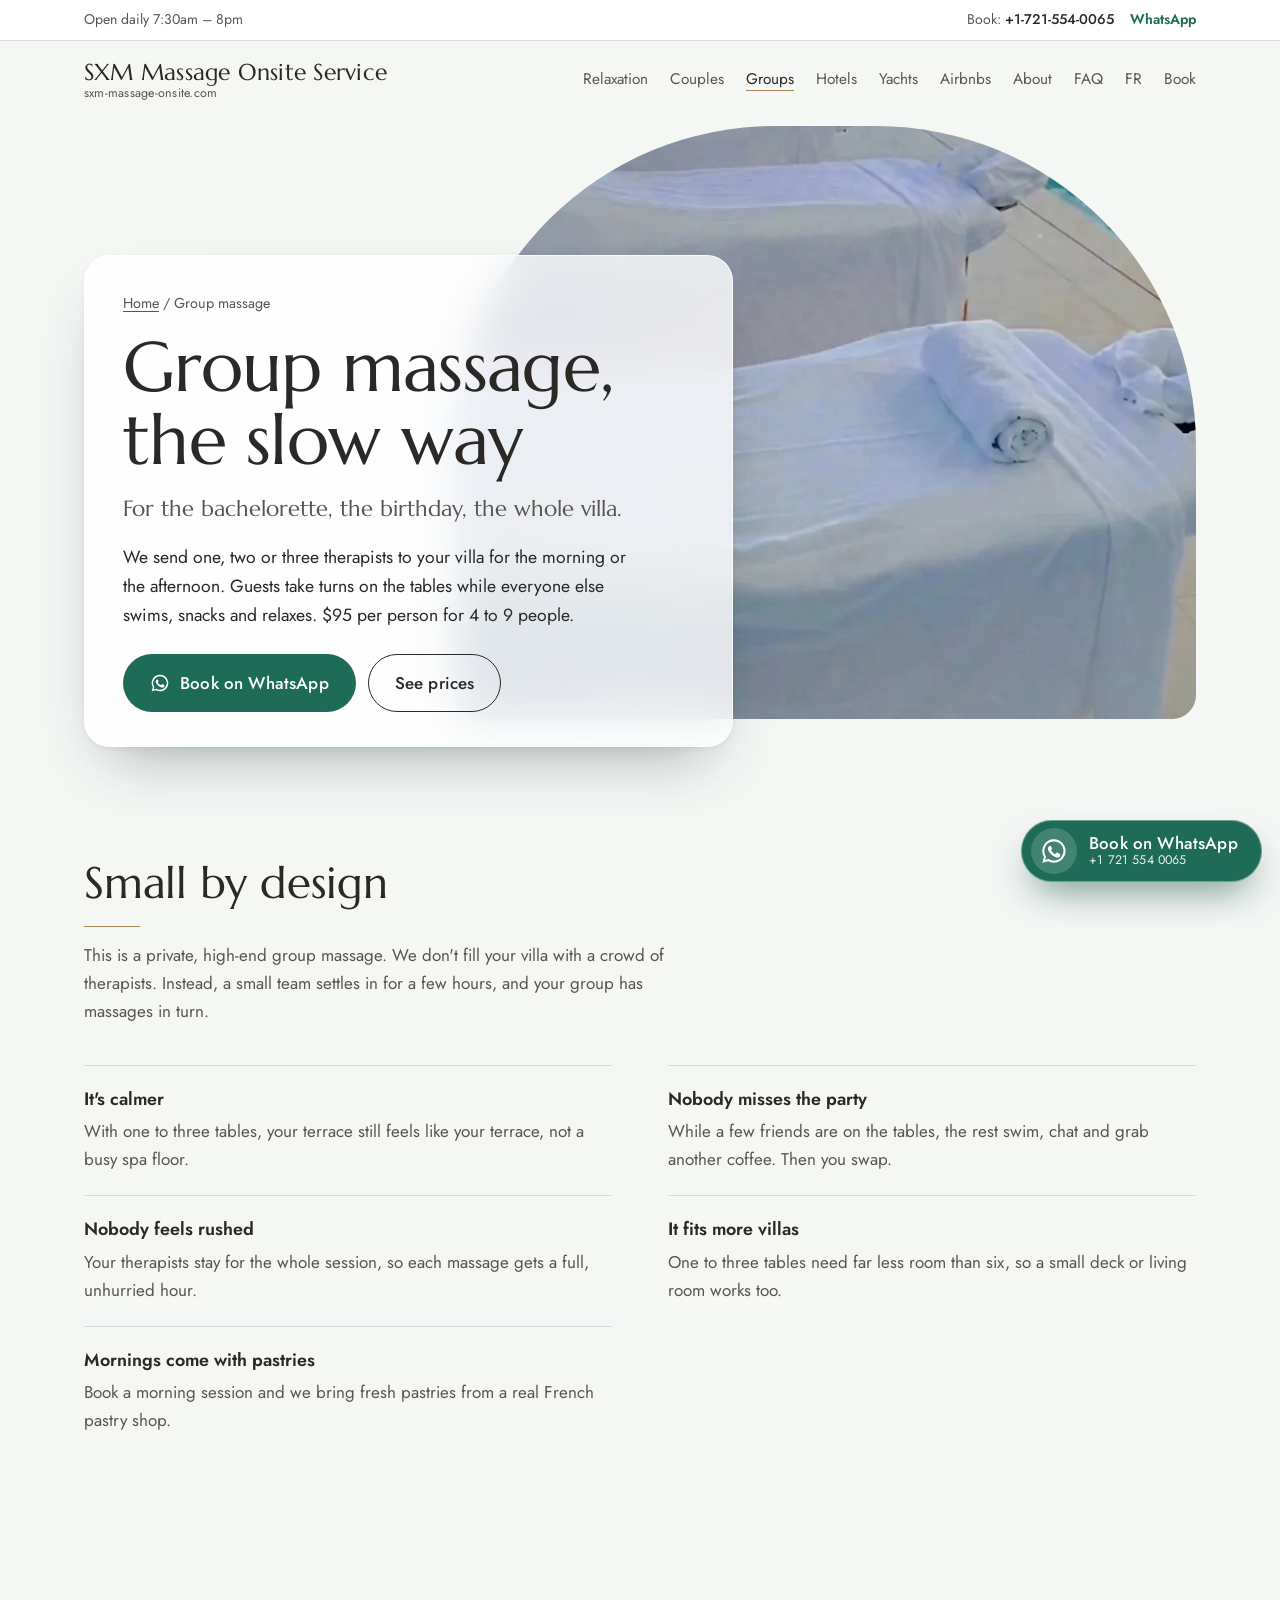
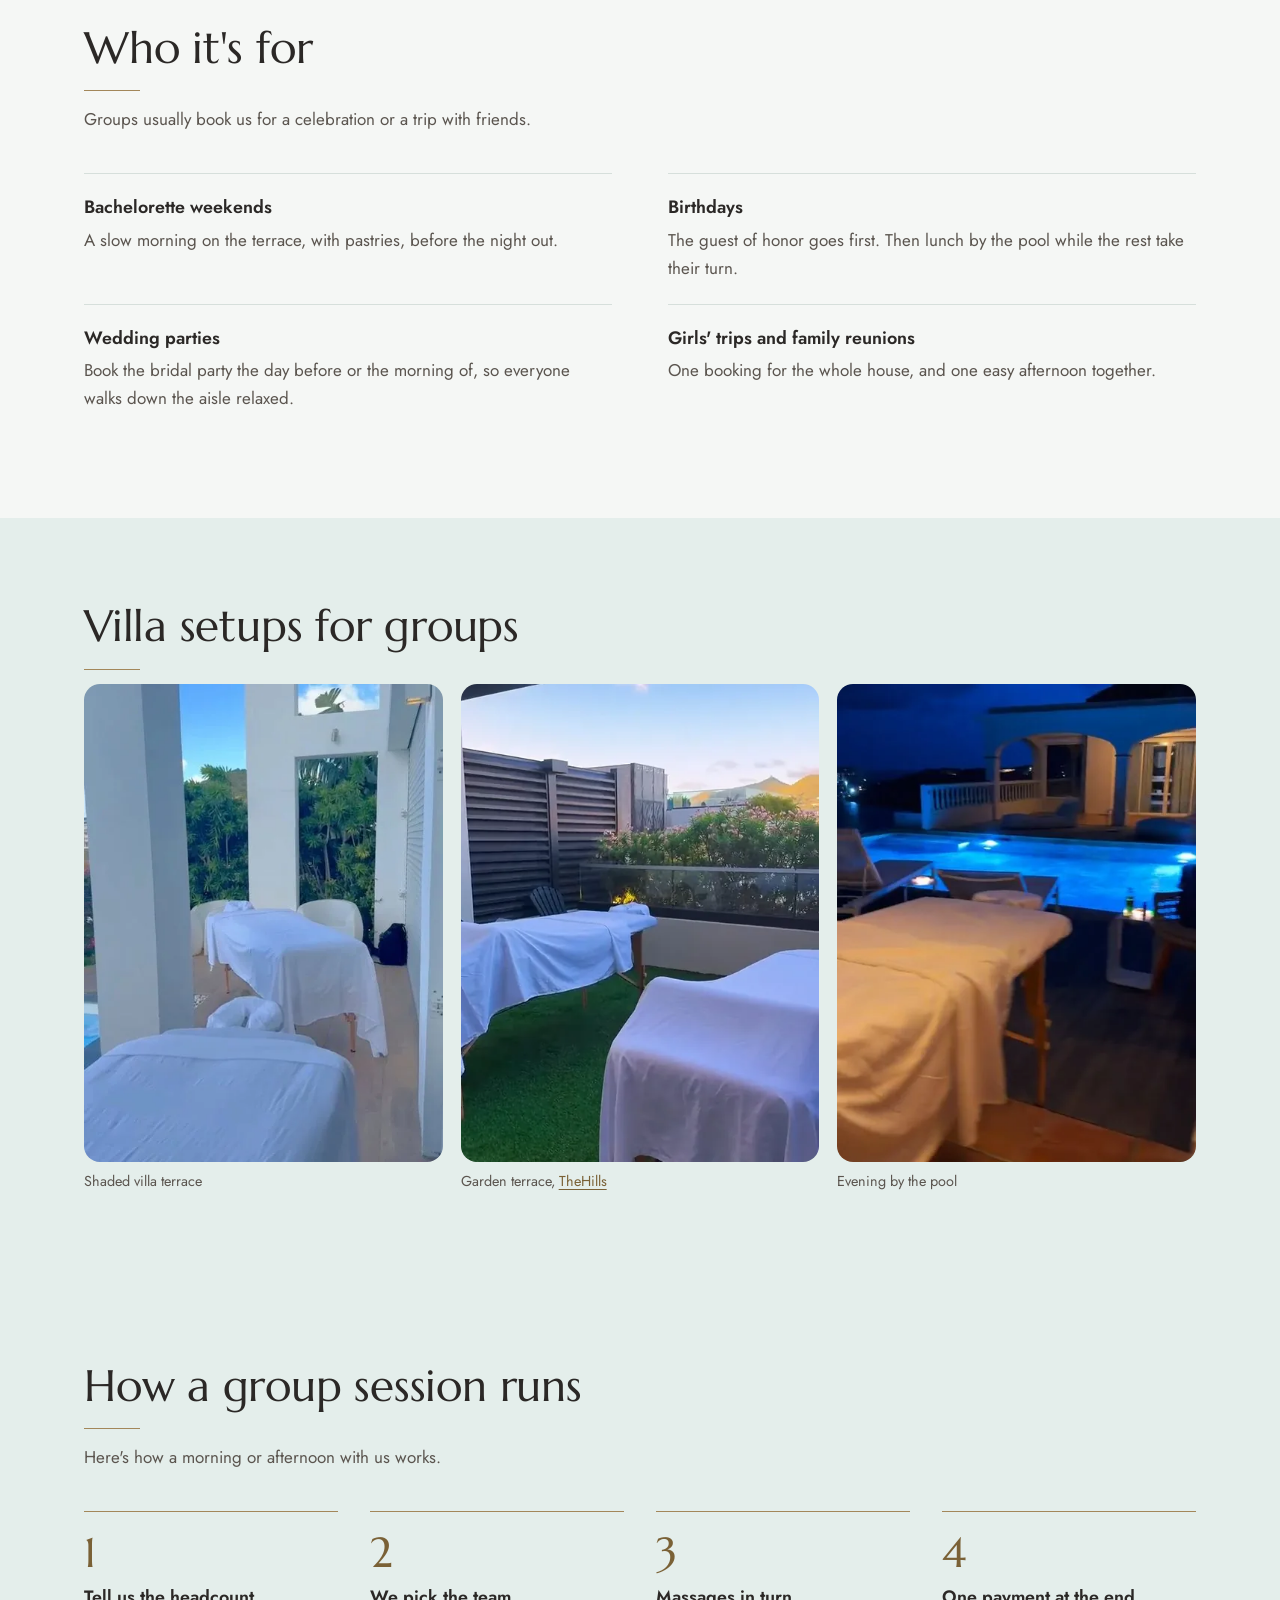
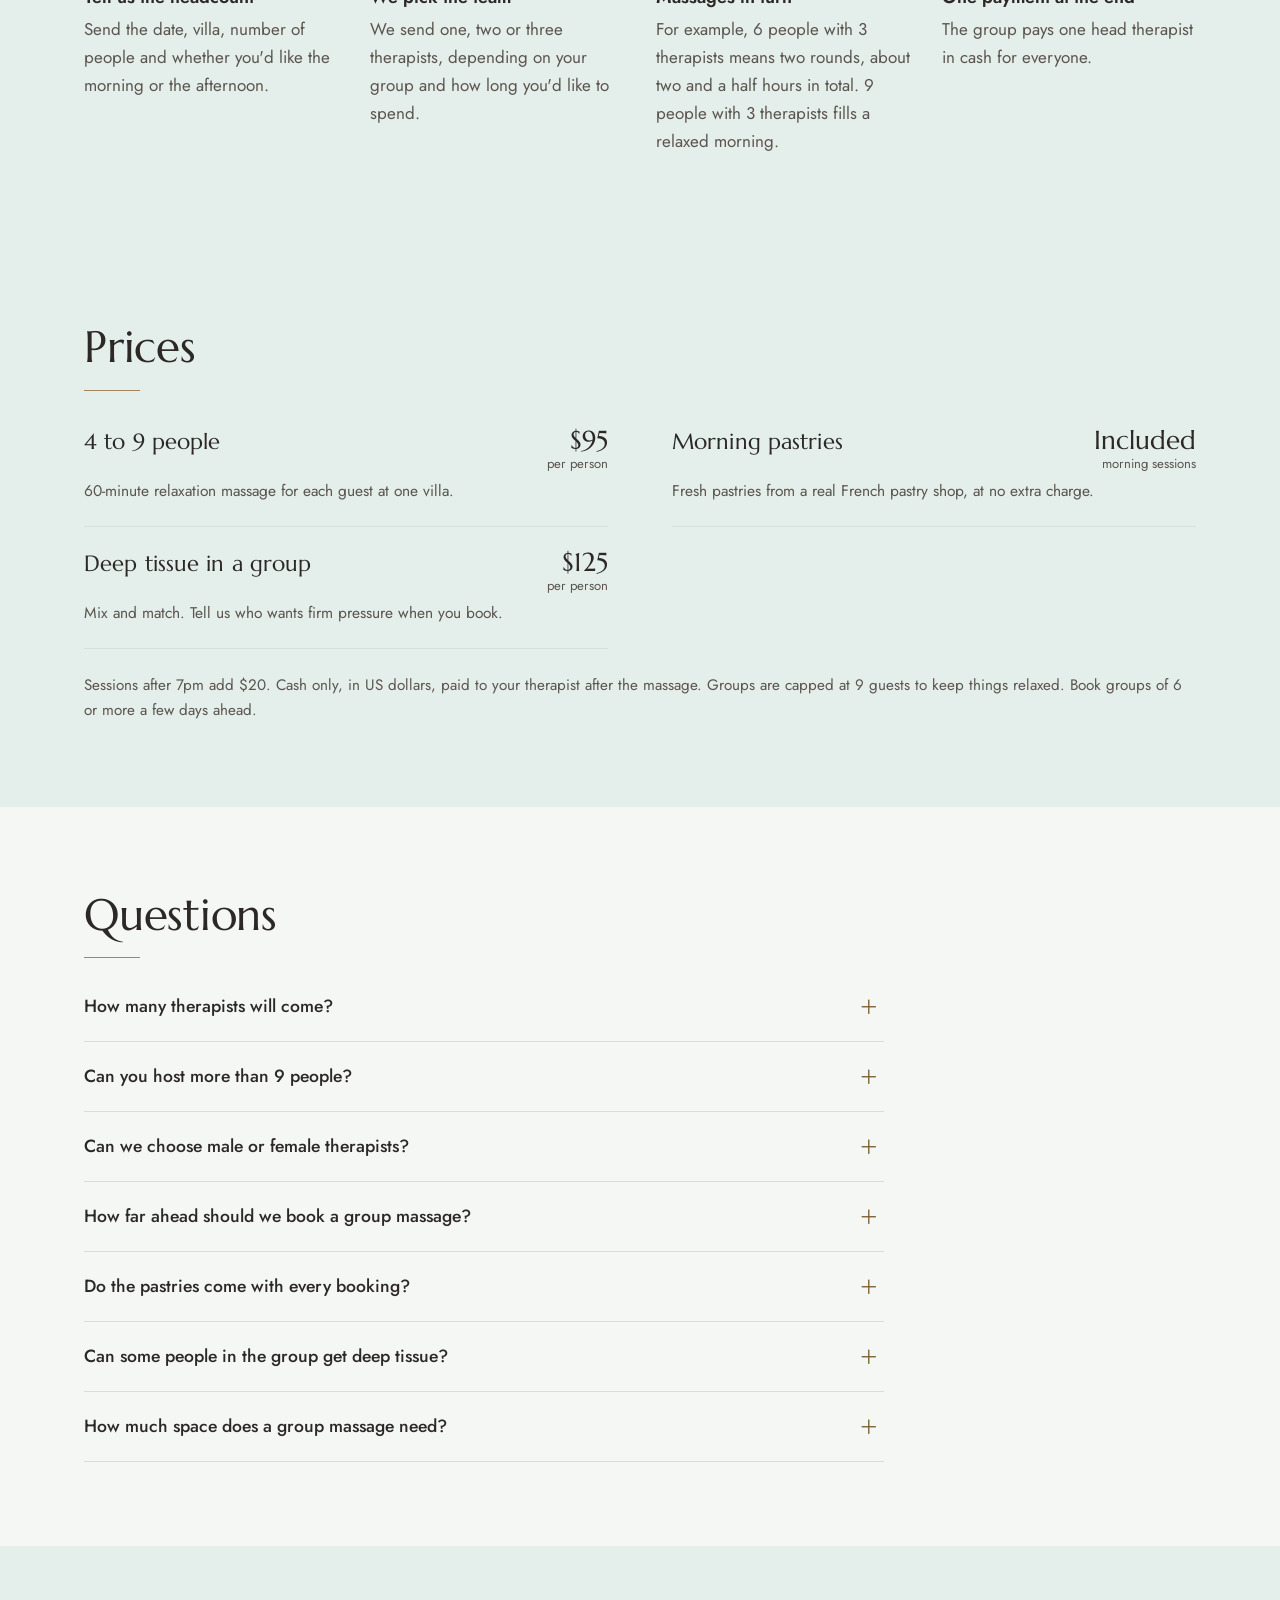
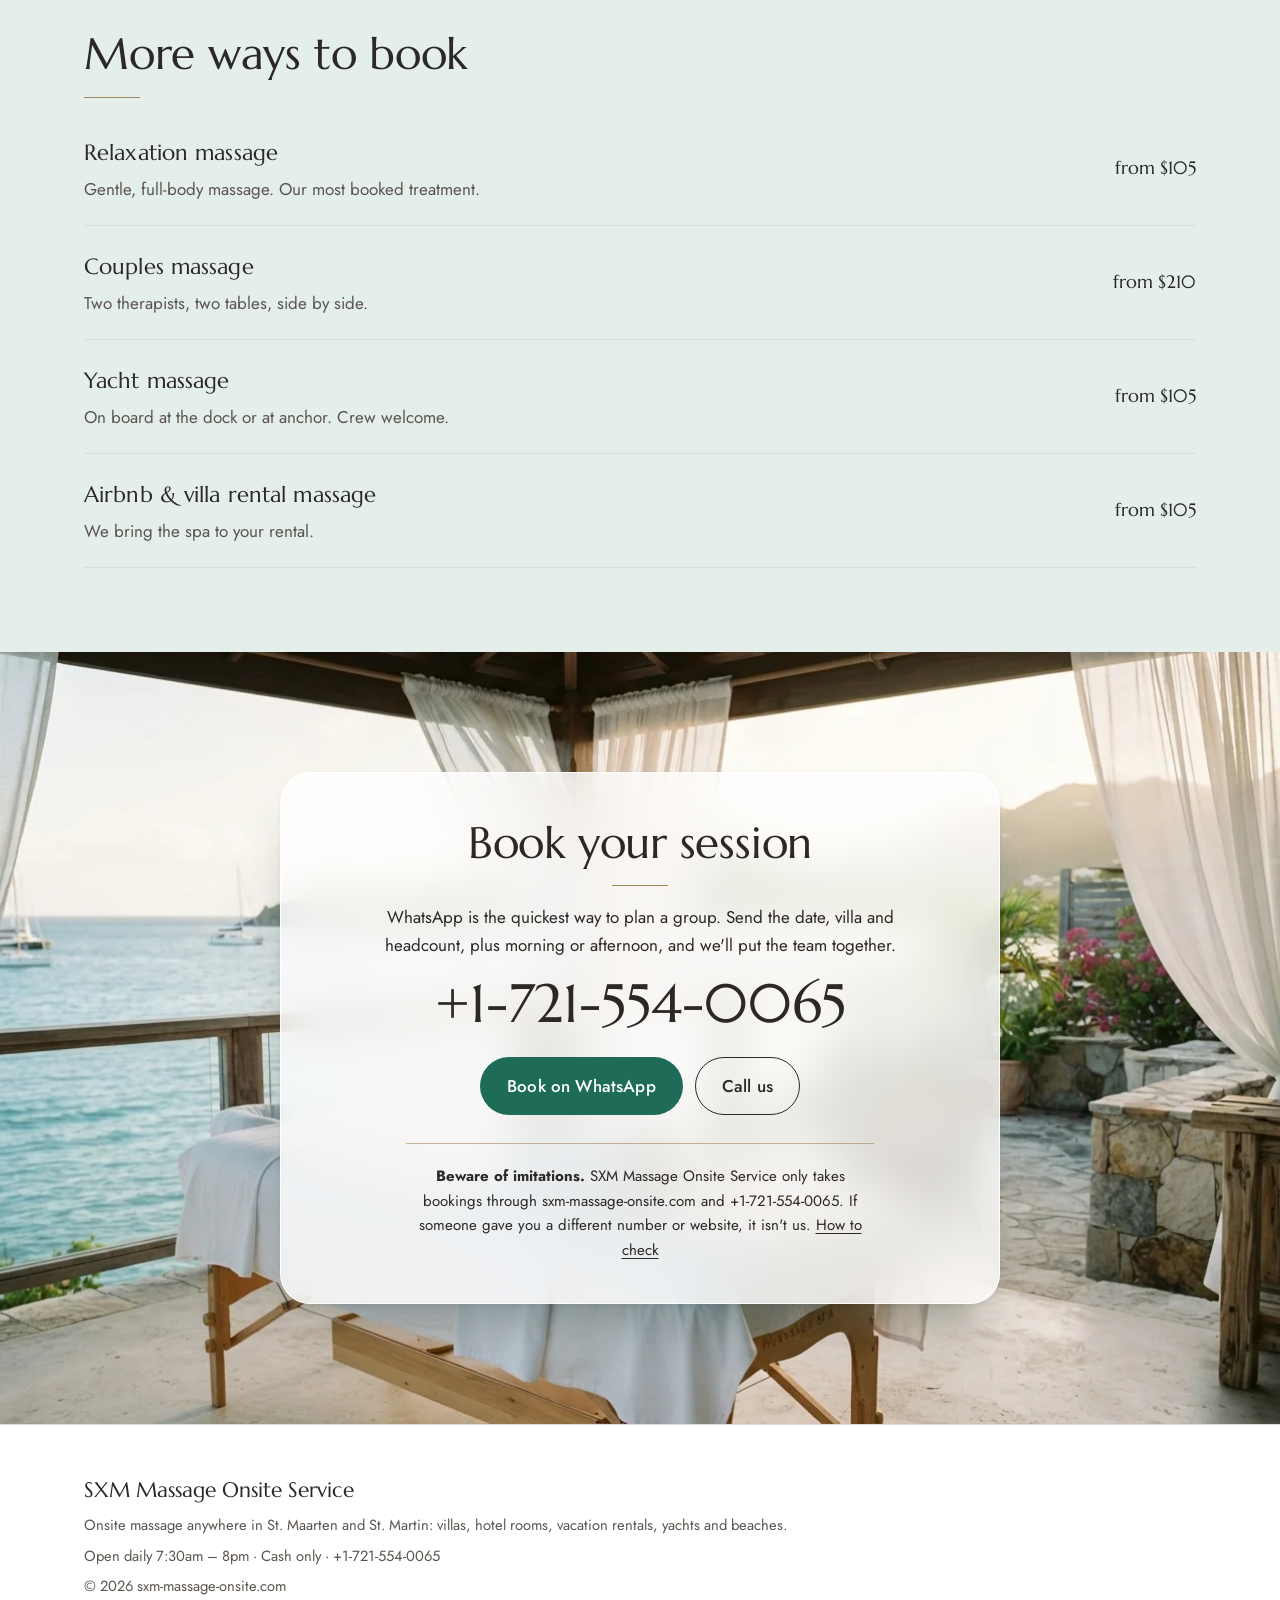
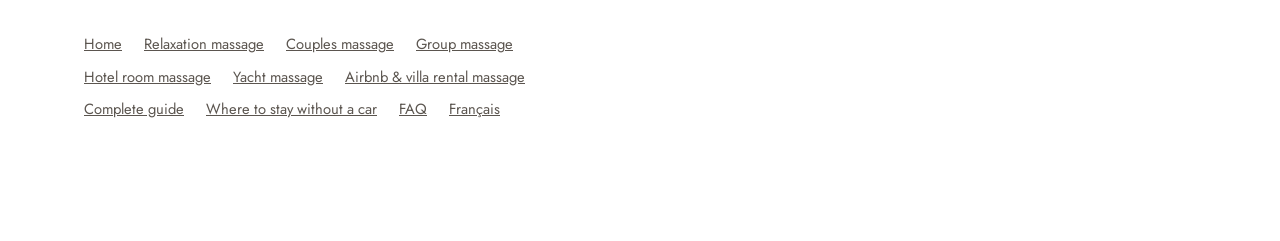
<file: group-massage/index.html>
<!doctype html>
<html lang="en">
<head>
<meta charset="utf-8">
<meta name="viewport" content="width=device-width, initial-scale=1">
<!-- Google Analytics (skipped on localhost so testing doesn't count).
     Loads after the page is ready (first scroll/tap, or 2.5s after load) so it doesn't slow the first screen.
     A WhatsApp/call tap that happens before it has loaded waits up to ~1s so the click is still counted. -->
<script>
(function(){
  var h=location.hostname;
  if(!h||h==="localhost"||h==="127.0.0.1"||h.endsWith(".local")||h.endsWith(".test")) return;
  window.dataLayer=window.dataLayer||[];
  window.gtag=function(){dataLayer.push(arguments);};
  gtag("js",new Date()); gtag("config","G-8R6DB76BGK");
  var started=false, ready=false;
  function load(){ if(started) return; started=true;
    var s=document.createElement("script"); s.async=true; s.onload=function(){ready=true;};
    s.src="https://www.googletagmanager.com/gtag/js?id=G-8R6DB76BGK"; document.head.appendChild(s); }
  ["scroll","pointerdown","keydown","touchstart"].forEach(function(t){ addEventListener(t,load,{once:true,passive:true}); });
  addEventListener("load",function(){ setTimeout(load,2500); });
  document.addEventListener("click",function(e){
    var a=e.target.closest&&e.target.closest("a"); if(!a) return;
    var name, p={link_url:a.href}, txt=(a.textContent||"").trim().slice(0,60);
    if(a.href.indexOf("wa.me/")>-1){ name="whatsapp_click"; p.link_text=txt; }
    else if(a.href.indexOf("tel:")===0){ name="phone_call_click"; }
    if(!name) return;
    var sameTab=!a.target||a.target==="_self", plain=!(e.ctrlKey||e.metaKey||e.shiftKey||e.altKey||e.button);
    if(ready||!sameTab||!plain){ load(); gtag("event",name,p); return; }
    e.preventDefault(); load();
    var gone=false; function go(){ if(gone) return; gone=true; location.href=a.href; }
    p.event_callback=go; p.event_timeout=1000; gtag("event",name,p); setTimeout(go,1200);
  });
})();
</script>
<title>Private Villa Group Massage in SXM: Small Team, No Rush</title>
<meta name="description" content="A relaxed, high-end group massage at your St. Maarten villa. One to three therapists stay the morning or afternoon while guests take turns. $95 per person.">
<link rel="canonical" href="https://sxm-massage-onsite.com/group-massage/">
<meta name="theme-color" content="#16302A">
<meta property="og:type" content="website">
<meta property="og:site_name" content="SXM Massage Onsite Service">
<meta property="og:title" content="Private Villa Group Massage in SXM: Small Team, No Rush">
<meta property="og:description" content="A relaxed, high-end group massage at your St. Maarten villa. One to three therapists stay the morning or afternoon while guests take turns. $95 per person.">
<meta property="og:url" content="https://sxm-massage-onsite.com/group-massage/">
<meta property="og:image" content="https://sxm-massage-onsite.com/images/sxm-onsite-massage-share.jpg">
<meta property="og:image:width" content="1200">
<meta property="og:image:height" content="630">
<meta property="og:image:alt" content="SXM Massage Onsite Service: a full massage set up on site at your villa, hotel, Airbnb, yacht or beach in St. Maarten">
<meta name="twitter:card" content="summary_large_image">
<meta name="twitter:image" content="https://sxm-massage-onsite.com/images/sxm-onsite-massage-share.jpg">
<link rel="icon" href="../favicon.ico" sizes="any">
<link rel="icon" type="image/png" sizes="32x32" href="../favicon-32.png">
<link rel="apple-touch-icon" href="../apple-touch-icon.png">
<link rel="manifest" href="../site.webmanifest">
<link rel="preload" href="../fonts/marcellus-latin.woff2" as="font" type="font/woff2" crossorigin>
<link rel="preload" href="../fonts/jost-latin.woff2" as="font" type="font/woff2" crossorigin>
<link rel="stylesheet" href="../css/style.css?v=20261117e">
<script type="application/ld+json">
{
  "@context": "https://schema.org",
  "@type": "Service",
  "name": "Group massage",
  "serviceType": "Group massage",
  "description": "Private, high-end group massage at villas in St. Maarten / St. Martin. One to three therapists stay the morning or afternoon and guests have massages in turn. Morning sessions include fresh pastries from a French pastry shop.",
  "url": "https://sxm-massage-onsite.com/group-massage/",
  "provider": {
    "@type": "HealthAndBeautyBusiness",
    "@id": "https://sxm-massage-onsite.com/#business",
    "name": "SXM Massage Onsite Service",
    "telephone": "+1-721-554-0065"
  },
  "areaServed": [
    {
      "@type": "Place",
      "name": "Sint Maarten"
    },
    {
      "@type": "Place",
      "name": "Saint-Martin"
    }
  ],
  "offers": [
    {
      "@type": "Offer",
      "name": "Group massage per person, 4-9 people",
      "price": "95",
      "priceCurrency": "USD"
    }
  ]
}
</script>
<script type="application/ld+json">
{
  "@context": "https://schema.org",
  "@type": "BreadcrumbList",
  "itemListElement": [
    {
      "@type": "ListItem",
      "position": 1,
      "name": "Home",
      "item": "https://sxm-massage-onsite.com/"
    },
    {
      "@type": "ListItem",
      "position": 2,
      "name": "Group massage",
      "item": "https://sxm-massage-onsite.com/group-massage/"
    }
  ]
}
</script>
<script type="application/ld+json">
{
  "@context": "https://schema.org",
  "@type": "FAQPage",
  "mainEntity": [
    {
      "@type": "Question",
      "name": "How many therapists will come?",
      "acceptedAnswer": {
        "@type": "Answer",
        "text": "One, two or three, depending on your group size and how long you'd like the session to run. We keep it small on purpose, so the villa stays calm."
      }
    },
    {
      "@type": "Question",
      "name": "Can you host more than 9 people?",
      "acceptedAnswer": {
        "@type": "Answer",
        "text": "No. We cap groups at 9 so the session stays relaxed and every guest gets the time they booked."
      }
    },
    {
      "@type": "Question",
      "name": "Can we choose male or female therapists?",
      "acceptedAnswer": {
        "@type": "Answer",
        "text": "Yes. Our team includes male and female licensed therapists. Just tell us your preference when you book."
      }
    },
    {
      "@type": "Question",
      "name": "How far ahead should we book a group massage?",
      "acceptedAnswer": {
        "@type": "Answer",
        "text": "We only run a few group sessions, so dates fill up. For groups of 6 or more, a few days ahead is best. Smaller groups can often book the same day."
      }
    },
    {
      "@type": "Question",
      "name": "Do the pastries come with every booking?",
      "acceptedAnswer": {
        "@type": "Answer",
        "text": "They come with morning group sessions, at no extra charge."
      }
    },
    {
      "@type": "Question",
      "name": "Can some people in the group get deep tissue?",
      "acceptedAnswer": {
        "@type": "Answer",
        "text": "Yes. Just tell us when you book. Deep tissue costs $125 for 60 minutes."
      }
    },
    {
      "@type": "Question",
      "name": "How much space does a group massage need?",
      "acceptedAnswer": {
        "@type": "Answer",
        "text": "Each table needs about 2 x 3 meters (6 x 10 feet). Terraces, pool decks and big living rooms all work well."
      }
    }
  ]
}
</script>
</head>
<body>
<div class="topbar">
  <div class="wrap">
    <span class="tb-hours">Open daily 7:30am – 8pm</span>
    <span class="tb-book">Book: <a class="tb-phone" href="tel:+17215540065"><span class="nw">+1-721-554-0065</span></a> <a class="tb-wa" href="https://wa.me/17215540065?text=Hi%2C%20I%27d%20like%20to%20book%20an%20onsite%20massage" rel="noopener">WhatsApp</a></span>
  </div>
</div>
<header class="wrap top">
  <a class="brand" href="../">SXM Massage Onsite Service<small>sxm-massage-onsite.com</small></a>
  <button class="menu-btn" type="button" aria-expanded="false" aria-controls="main-nav">Menu</button>
  <nav id="main-nav" aria-label="Main">
    <a href="../relaxation-massage/">Relaxation</a>
    <a href="../couples-massage/">Couples</a>
    <a href="../group-massage/" aria-current="page">Groups</a>
    <a href="../hotel-massage/">Hotels</a>
    <a href="../yacht-massage/">Yachts</a>
    <a href="../airbnb-massage/">Airbnbs</a>
    <a href="../#about">About</a>
    <a href="../faq/">FAQ</a>
    <a href="../fr/" hreflang="fr" lang="fr" title="Version française">FR</a>
    <a class="nav-m" href="../guide/">Complete guide</a>
    <a class="nav-m" href="../where-to-stay/">Where to stay</a>
    <a href="#book">Book</a>
  </nav>
</header>
<script>
(function(){
  var h=document.querySelector('header.top'), b=h&&h.querySelector('.menu-btn'); if(!b) return;
  function close(){ h.classList.remove('open'); b.setAttribute('aria-expanded','false'); }
  b.addEventListener('click',function(){ var o=h.classList.toggle('open'); b.setAttribute('aria-expanded',o?'true':'false'); });
  h.querySelectorAll('nav a').forEach(function(a){ a.addEventListener('click',close); });
  document.addEventListener('keydown',function(e){ if(e.key==='Escape'&&h.classList.contains('open')){ close(); b.focus(); } });
  document.addEventListener('click',function(e){ if(h.classList.contains('open')&&!h.contains(e.target)) close(); });
})();
</script>
<main>
<section class="hero sub">
  <div class="wrap hero-grid">
    <div>
      <p class="crumbs"><a href="../">Home</a> / Group massage</p>
      <h1>Group massage, the slow way</h1>
      <p class="places">For the bachelorette, the birthday, the whole villa.</p>
      <p class="lede">We send one, two or three therapists to your villa for the morning or the afternoon. Guests take turns on the tables while everyone else swims, snacks and relaxes. $95 per person for 4 to 9 people.</p>
      <div class="cta-row">
        <a class="btn btn-wa" href="https://wa.me/17215540065?text=Hi%2C%20I%27d%20like%20to%20book%20an%20onsite%20massage" rel="noopener"><svg viewBox="0 0 24 24" aria-hidden="true" fill="currentColor"><path d="M12 2a10 10 0 0 0-8.6 15.1L2 22l5-1.3A10 10 0 1 0 12 2zm0 18.2c-1.5 0-3-.4-4.3-1.2l-.3-.2-3 .8.8-2.9-.2-.3A8.2 8.2 0 1 1 12 20.2zm4.5-6.1c-.2-.1-1.5-.7-1.7-.8-.2-.1-.4-.1-.6.1l-.8 1c-.1.2-.3.2-.5.1a6.7 6.7 0 0 1-3.3-2.9c-.3-.4.2-.4.7-1.3.1-.2 0-.3 0-.4l-.8-1.8c-.2-.5-.4-.4-.6-.4h-.5a1 1 0 0 0-.7.3 3 3 0 0 0-.9 2.2 5.2 5.2 0 0 0 1.1 2.7 11.8 11.8 0 0 0 4.5 4c1.7.7 2.3.8 3.2.6.5-.1 1.5-.6 1.7-1.2.2-.6.2-1.1.2-1.2-.1-.1-.3-.2-.5-.3z"/></svg>Book on WhatsApp</a>
        <a class="btn btn-line" href="#prices">See prices</a>
      </div>
      
    </div>
    <div class="hero-photo"><img src="../images/group-massage-tables-beside-villa-pool.webp" alt="Massage tables lined up beside a villa pool for a group in St. Maarten" width="768" height="750" fetchpriority="high" decoding="async" style="object-position:right top"></div>
  </div>
</section>
<section>
  <div class="wrap">
    <h2>Small by design</h2>
    <p class="intro measure">This is a private, high-end group massage. We don't fill your villa with a crowd of therapists. Instead, a small team settles in for a few hours, and your group has massages in turn.</p>
    <ul class="moments">
      <li><h3>It's calmer</h3><p>With one to three tables, your terrace still feels like your terrace, not a busy spa floor.</p></li>
      <li><h3>Nobody misses the party</h3><p>While a few friends are on the tables, the rest swim, chat and grab another coffee. Then you swap.</p></li>
      <li><h3>Nobody feels rushed</h3><p>Your therapists stay for the whole session, so each massage gets a full, unhurried hour.</p></li>
      <li><h3>It fits more villas</h3><p>One to three tables need far less room than six, so a small deck or living room works too.</p></li>
      <li><h3>Mornings come with pastries</h3><p>Book a morning session and we bring fresh pastries from a real French pastry shop.</p></li>
    </ul>
  </div>
</section>
<section>
  <div class="wrap">
    <h2>Who it's for</h2>
    <p class="intro measure">Groups usually book us for a celebration or a trip with friends.</p>
    <ul class="moments">
      <li><h3>Bachelorette weekends</h3><p>A slow morning on the terrace, with pastries, before the night out.</p></li>
      <li><h3>Birthdays</h3><p>The guest of honor goes first. Then lunch by the pool while the rest take their turn.</p></li>
      <li><h3>Wedding parties</h3><p>Book the bridal party the day before or the morning of, so everyone walks down the aisle relaxed.</p></li>
      <li><h3>Girls' trips and family reunions</h3><p>One booking for the whole house, and one easy afternoon together.</p></li>
    </ul>
  </div>
</section>
<section class="band">
  <div class="wrap">
    <h2>Villa setups for groups</h2>
    
    <ul class="gallery">
      <li><figure><a href="../images/couples-massage-tables-covered-villa-terrace.webp" class="lb" data-caption="Massage tables on a shaded villa terrace"><img src="../images/couples-massage-tables-covered-villa-terrace-tile.webp" alt="Massage tables side by side on a shaded villa terrace" width="480" height="640" loading="lazy" decoding="async"></a><figcaption>Shaded villa terrace</figcaption></figure></li>
      <li><figure><a href="../images/two-massage-tables-garden-terrace-sea-view.webp" class="lb" data-caption="Group massage tables on a garden terrace at TheHills"><img src="../images/two-massage-tables-garden-terrace-sea-view-tile.webp" alt="Two massage tables on a garden terrace at TheHills, St. Maarten" width="480" height="640" loading="lazy" decoding="async"></a><figcaption>Garden terrace, <a href="https://vacation.rentals.thehillsresidence.com/" target="_blank" rel="noopener">TheHills</a></figcaption></figure></li>
      <li><figure><a href="../images/evening-poolside-massage-villa-st-maarten.webp" class="lb" data-caption="Evening massage at a villa pool"><img src="../images/evening-poolside-massage-villa-st-maarten-tile.webp" alt="Massage table beside a lit villa pool in the evening" width="480" height="640" loading="lazy" decoding="async"></a><figcaption>Evening by the pool</figcaption></figure></li>
    </ul>
  </div>
</section>
<section class="dark">
  <div class="wrap">
    <h2>How a group session runs</h2>
    <p class="intro measure">Here's how a morning or afternoon with us works.</p>
    <ol class="steps four">
      <li><h3>Tell us the headcount</h3><p>Send the date, villa, number of people and whether you'd like the morning or the afternoon.</p></li>
      <li><h3>We pick the team</h3><p>We send one, two or three therapists, depending on your group and how long you'd like to spend.</p></li>
      <li><h3>Massages in turn</h3><p>For example, 6 people with 3 therapists means two rounds, about two and a half hours in total. 9 people with 3 therapists fills a relaxed morning.</p></li>
      <li><h3>One payment at the end</h3><p>The group pays one head therapist in cash for everyone.</p></li>
    </ol>
  </div>
</section>
<section id="prices" class="band">
  <div class="wrap">
    <h2>Prices</h2>
    
    <ul class="rate-cards">
      <li class="rate-card">
        <h3>4 to 9 people</h3>
        <p class="price">$95<span>per person</span></p>
        <p class="note">60-minute relaxation massage for each guest at one villa.</p>
      </li>
      <li class="rate-card">
        <h3>Morning pastries</h3>
        <p class="price">Included<span>morning sessions</span></p>
        <p class="note">Fresh pastries from a real French pastry shop, at no extra charge.</p>
      </li>
      <li class="rate-card">
        <h3>Deep tissue in a group</h3>
        <p class="price">$125<span>per person</span></p>
        <p class="note">Mix and match. Tell us who wants firm pressure when you book.</p>
      </li>
    </ul>
    <p class="rate-foot">Sessions after 7pm add $20. Cash only, in US dollars, paid to your therapist after the massage. Groups are capped at 9 guests to keep things relaxed. Book groups of 6 or more a few days ahead.</p>
  </div>
</section>
<section id="faq" class="faq">
  <div class="wrap">
    <h2>Questions</h2>
    <div class="faq-list">
      <details>
        <summary>How many therapists will come?</summary>
        <p>One, two or three, depending on your group size and how long you'd like the session to run. We keep it small on purpose, so the villa stays calm.</p>
      </details>
      <details>
        <summary>Can you host more than 9 people?</summary>
        <p>No. We cap groups at 9 so the session stays relaxed and every guest gets the time they booked.</p>
      </details>
      <details>
        <summary>Can we choose male or female therapists?</summary>
        <p>Yes. Our team includes male and female licensed therapists. Just tell us your preference when you book.</p>
      </details>
      <details>
        <summary>How far ahead should we book a group massage?</summary>
        <p>We only run a few group sessions, so dates fill up. For groups of 6 or more, a few days ahead is best. Smaller groups can often book the same day.</p>
      </details>
      <details>
        <summary>Do the pastries come with every booking?</summary>
        <p>They come with morning group sessions, at no extra charge.</p>
      </details>
      <details>
        <summary>Can some people in the group get deep tissue?</summary>
        <p>Yes. Just tell us when you book. Deep tissue costs $125 for 60 minutes.</p>
      </details>
      <details>
        <summary>How much space does a group massage need?</summary>
        <p>Each table needs about 2 x 3 meters (6 x 10 feet). Terraces, pool decks and big living rooms all work well.</p>
      </details>
    </div>
  </div>
</section>
<section class="band">
  <div class="wrap">
    <h2>More ways to book</h2>
    <ul class="pages">
      <li><a href="../relaxation-massage/"><strong>Relaxation massage</strong><span>Gentle, full-body massage. Our most booked treatment.</span><em>from $105</em></a></li>
      <li><a href="../couples-massage/"><strong>Couples massage</strong><span>Two therapists, two tables, side by side.</span><em>from $210</em></a></li>
      <li><a href="../yacht-massage/"><strong>Yacht massage</strong><span>On board at the dock or at anchor. Crew welcome.</span><em>from $105</em></a></li>
      <li><a href="../airbnb-massage/"><strong>Airbnb & villa rental massage</strong><span>We bring the spa to your rental.</span><em>from $105</em></a></li>
    </ul>
  </div>
</section>
<section id="book" class="dark book">
  <div class="wrap">
    <h2>Book your session</h2>
    <p>WhatsApp is the quickest way to plan a group. Send the date, villa and headcount, plus morning or afternoon, and we'll put the team together.</p>
    <a class="big-number" href="https://wa.me/17215540065"><span class="nw">+1-721-554-0065</span></a>
    <div class="cta-row">
      <a class="btn btn-wa" href="https://wa.me/17215540065?text=Hi%2C%20I%27d%20like%20to%20book%20an%20onsite%20massage" rel="noopener">Book on WhatsApp</a>
      <a class="btn btn-line" href="tel:+17215540065">Call us</a>
    </div>
    <p class="beware"><strong>Beware of imitations.</strong> SXM Massage Onsite Service only takes bookings through sxm-massage-onsite.com and <span class="nw">+1-721-554-0065</span>. If someone gave you a different number or website, it isn't us. <a href="../faq/#real">How to check</a></p>
  </div>
</section>
</main>

<footer>
  <div class="wrap cols">
    <div>
      <p><strong>SXM Massage Onsite Service</strong></p>
      <p>Onsite massage anywhere in St. Maarten and St. Martin: villas, hotel rooms, vacation rentals, yachts and beaches.</p>
      <p>Open daily 7:30am – 8pm · Cash only · <span class="nw">+1-721-554-0065</span></p>
      <p>© 2026 sxm-massage-onsite.com</p>
    </div>
    <nav aria-label="Services">
      <a href="../">Home</a>
      <a href="../relaxation-massage/">Relaxation massage</a>
      <a href="../couples-massage/">Couples massage</a>
      <a href="../group-massage/">Group massage</a>
      <a href="../hotel-massage/">Hotel room massage</a>
      <a href="../yacht-massage/">Yacht massage</a>
      <a href="../airbnb-massage/">Airbnb & villa rental massage</a>
      <a href="../guide/">Complete guide</a>
      <a href="../where-to-stay/">Where to stay without a car</a>
      <a href="../faq/">FAQ</a>
      <a href="../fr/" hreflang="fr" lang="fr">Français</a>
    </nav>
  </div>
</footer>

<a class="wa-float" href="https://wa.me/17215540065?text=Hi%2C%20I%27d%20like%20to%20book%20an%20onsite%20massage" rel="noopener"><span class="wa-icon" aria-hidden="true"><svg viewBox="0 0 24 24" aria-hidden="true" fill="currentColor"><path d="M12 2a10 10 0 0 0-8.6 15.1L2 22l5-1.3A10 10 0 1 0 12 2zm0 18.2c-1.5 0-3-.4-4.3-1.2l-.3-.2-3 .8.8-2.9-.2-.3A8.2 8.2 0 1 1 12 20.2zm4.5-6.1c-.2-.1-1.5-.7-1.7-.8-.2-.1-.4-.1-.6.1l-.8 1c-.1.2-.3.2-.5.1a6.7 6.7 0 0 1-3.3-2.9c-.3-.4.2-.4.7-1.3.1-.2 0-.3 0-.4l-.8-1.8c-.2-.5-.4-.4-.6-.4h-.5a1 1 0 0 0-.7.3 3 3 0 0 0-.9 2.2 5.2 5.2 0 0 0 1.1 2.7 11.8 11.8 0 0 0 4.5 4c1.7.7 2.3.8 3.2.6.5-.1 1.5-.6 1.7-1.2.2-.6.2-1.1.2-1.2-.1-.1-.3-.2-.5-.3z"/></svg></span><span class="wa-text">Book on WhatsApp<small>+1 721 554 0065</small></span></a>
<dialog class="lightbox" id="lightbox" aria-label="Photo">
  <button type="button" class="lb-close" aria-label="Close photo">&times;</button>
  <img alt="">
  <p class="lb-cap"></p>
</dialog>
<script>
(function(){
  var d=document.getElementById('lightbox'); if(!d||!d.showModal) return;
  var im=d.querySelector('img'), cap=d.querySelector('.lb-cap');
  document.querySelectorAll('a.lb').forEach(function(a){
    a.addEventListener('click',function(e){
      e.preventDefault(); var t=a.querySelector('img');
      im.src=a.href; im.alt=t.alt; cap.textContent=a.dataset.caption||''; d.showModal();
    });
  });
  d.querySelector('.lb-close').addEventListener('click',function(){d.close()});
  d.addEventListener('click',function(e){ if(e.target===d) d.close(); });
})();
</script>
</body>
</html>
</file>
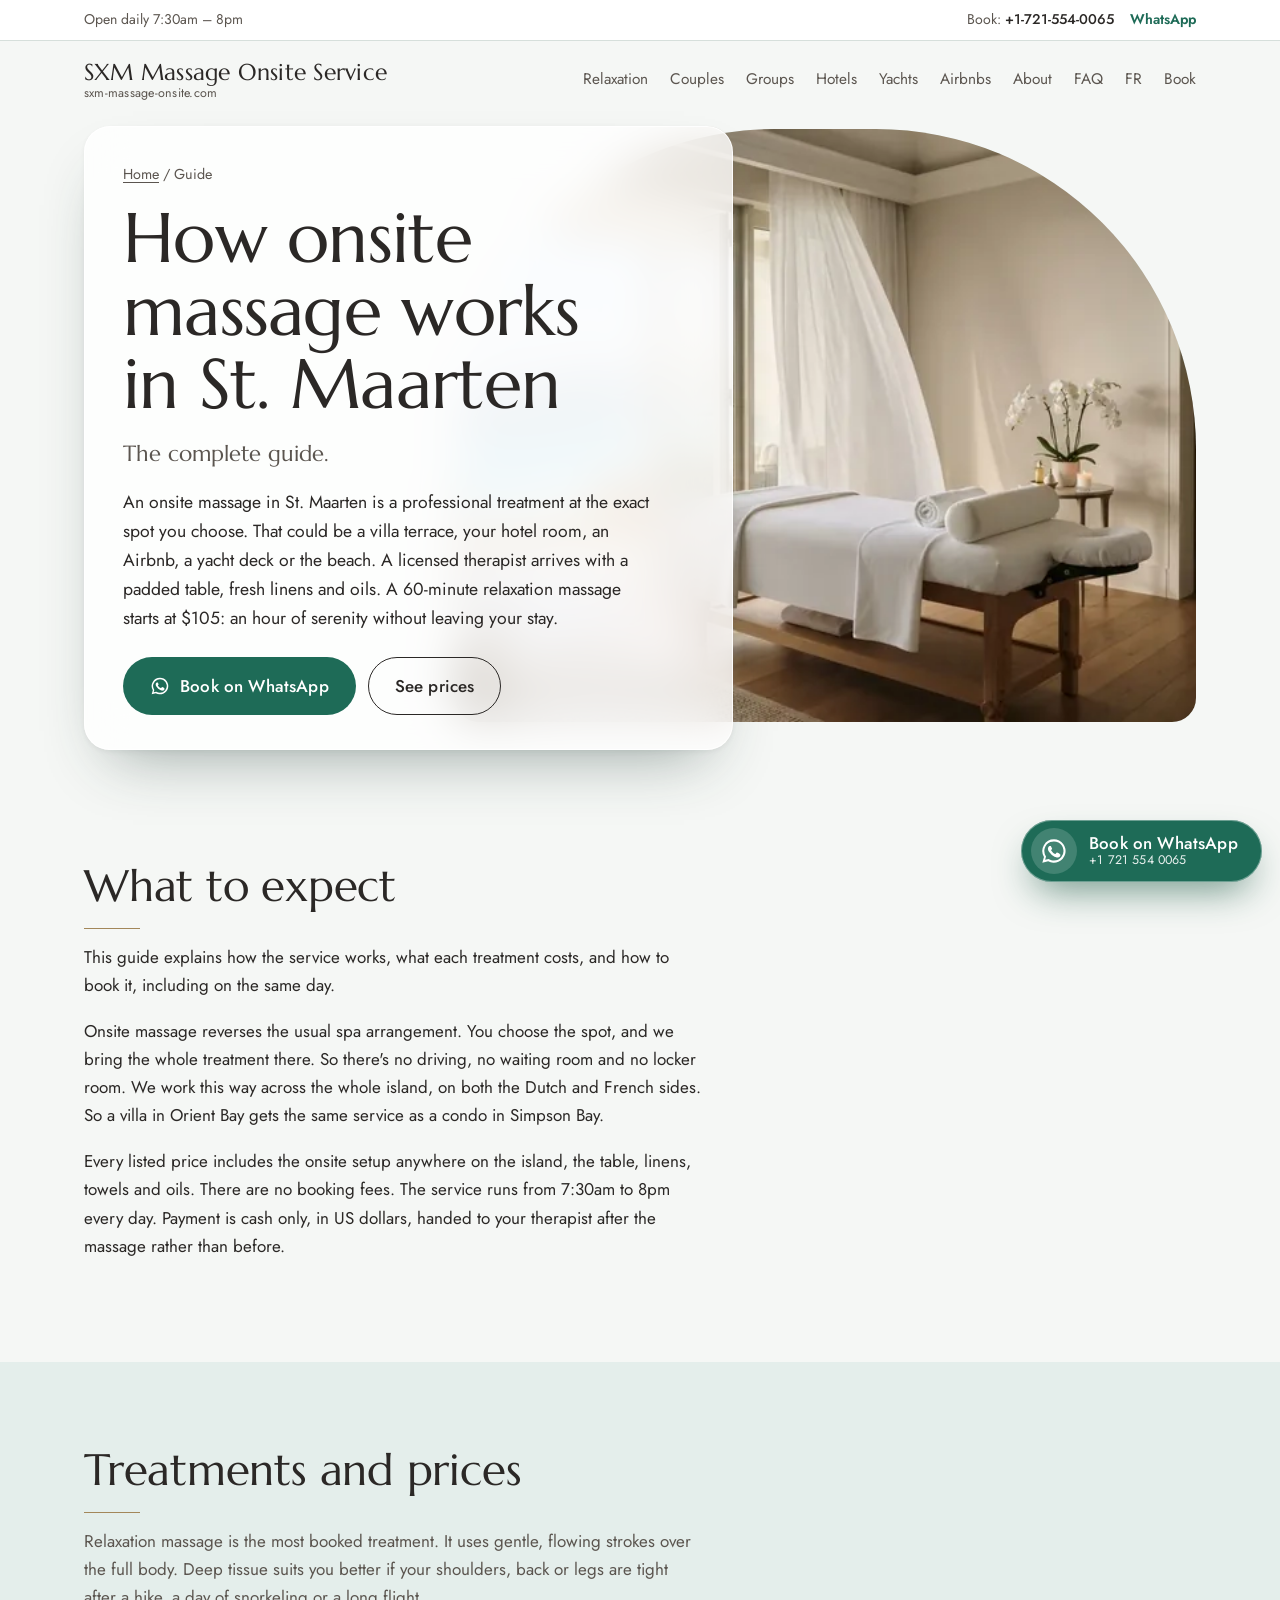
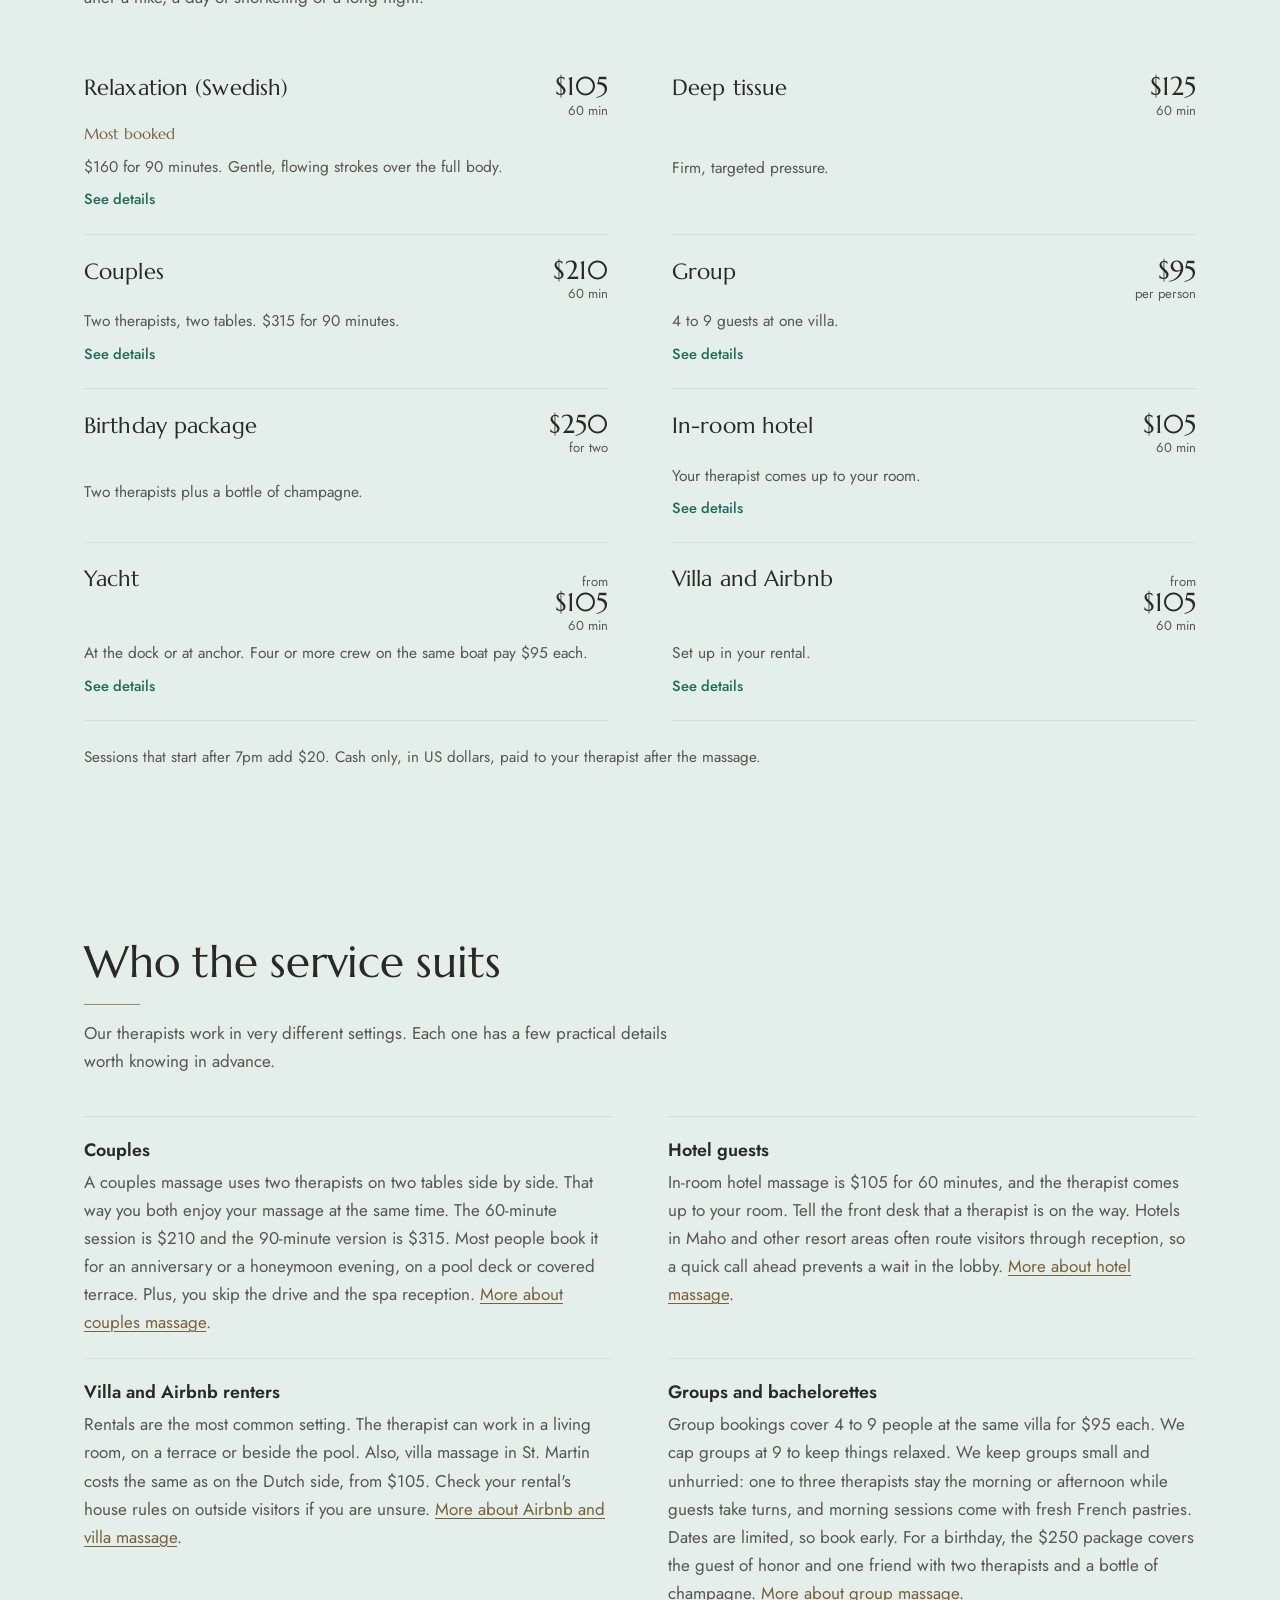
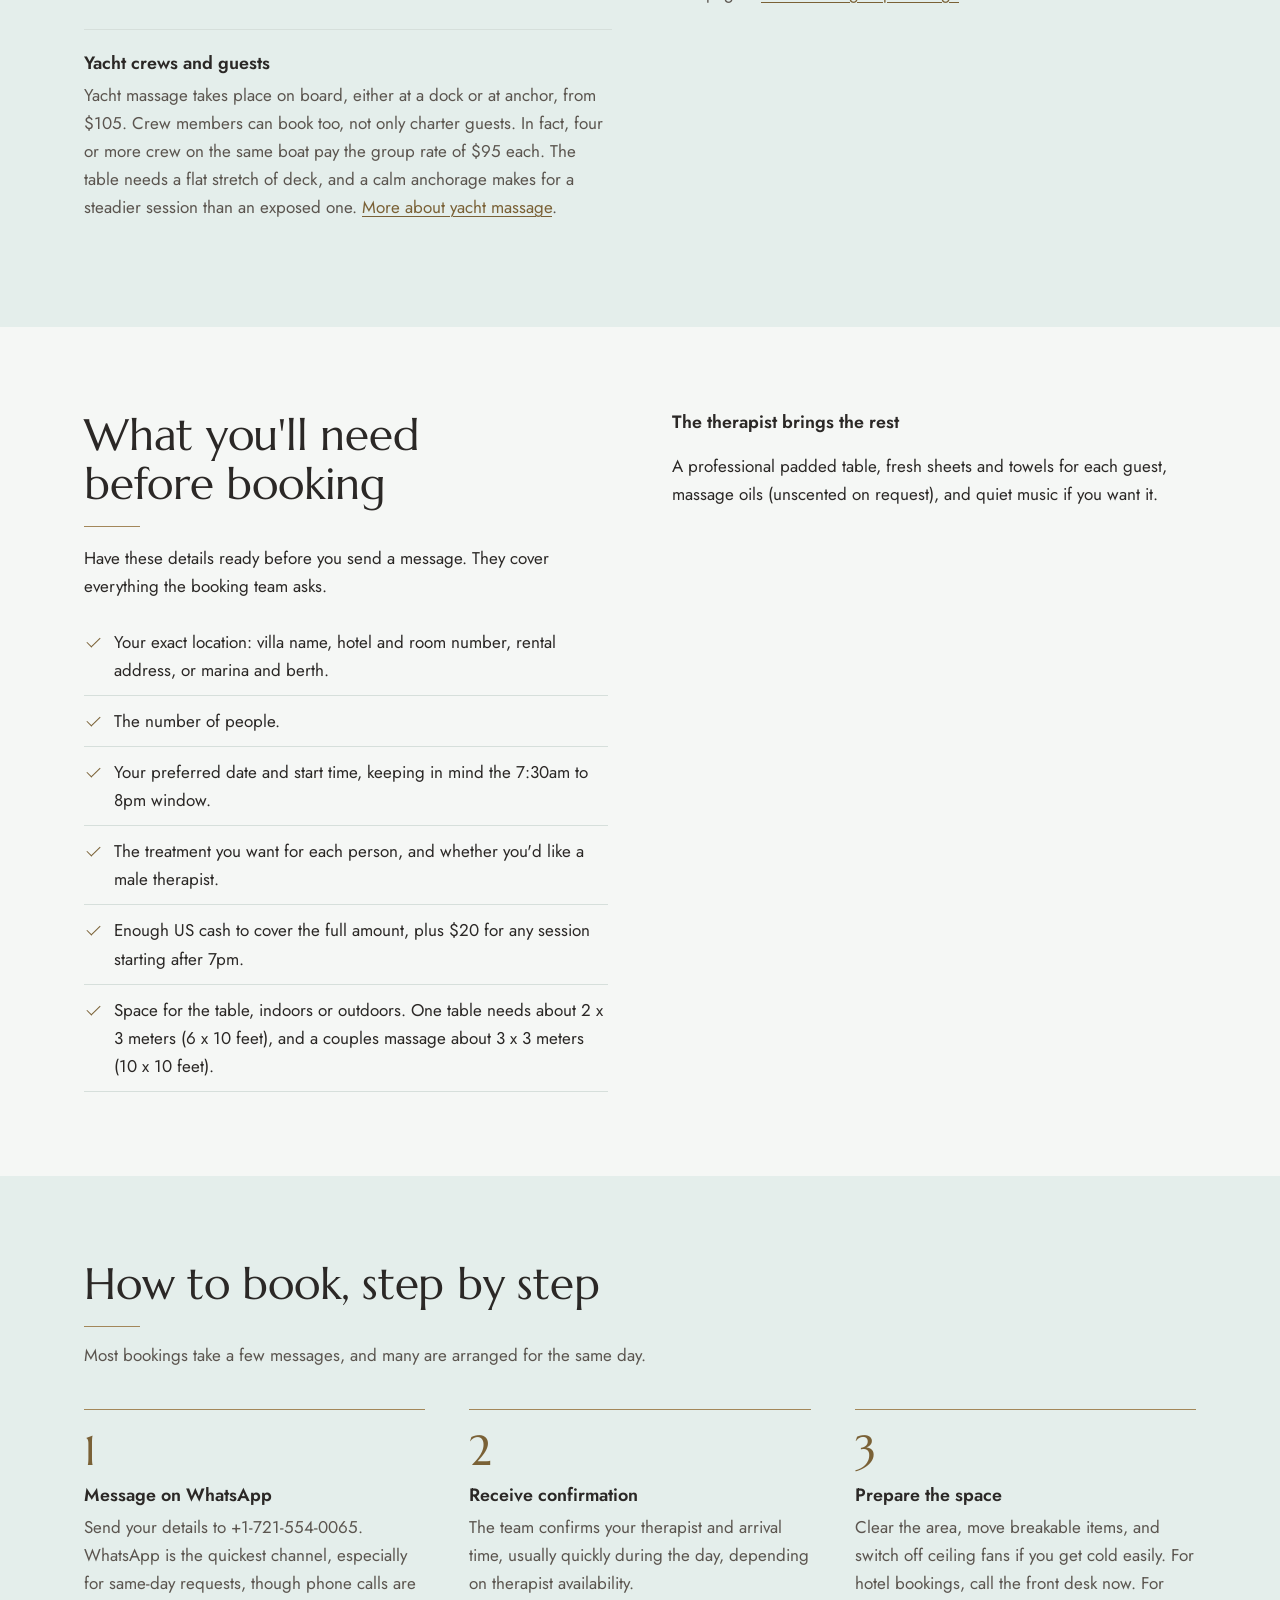
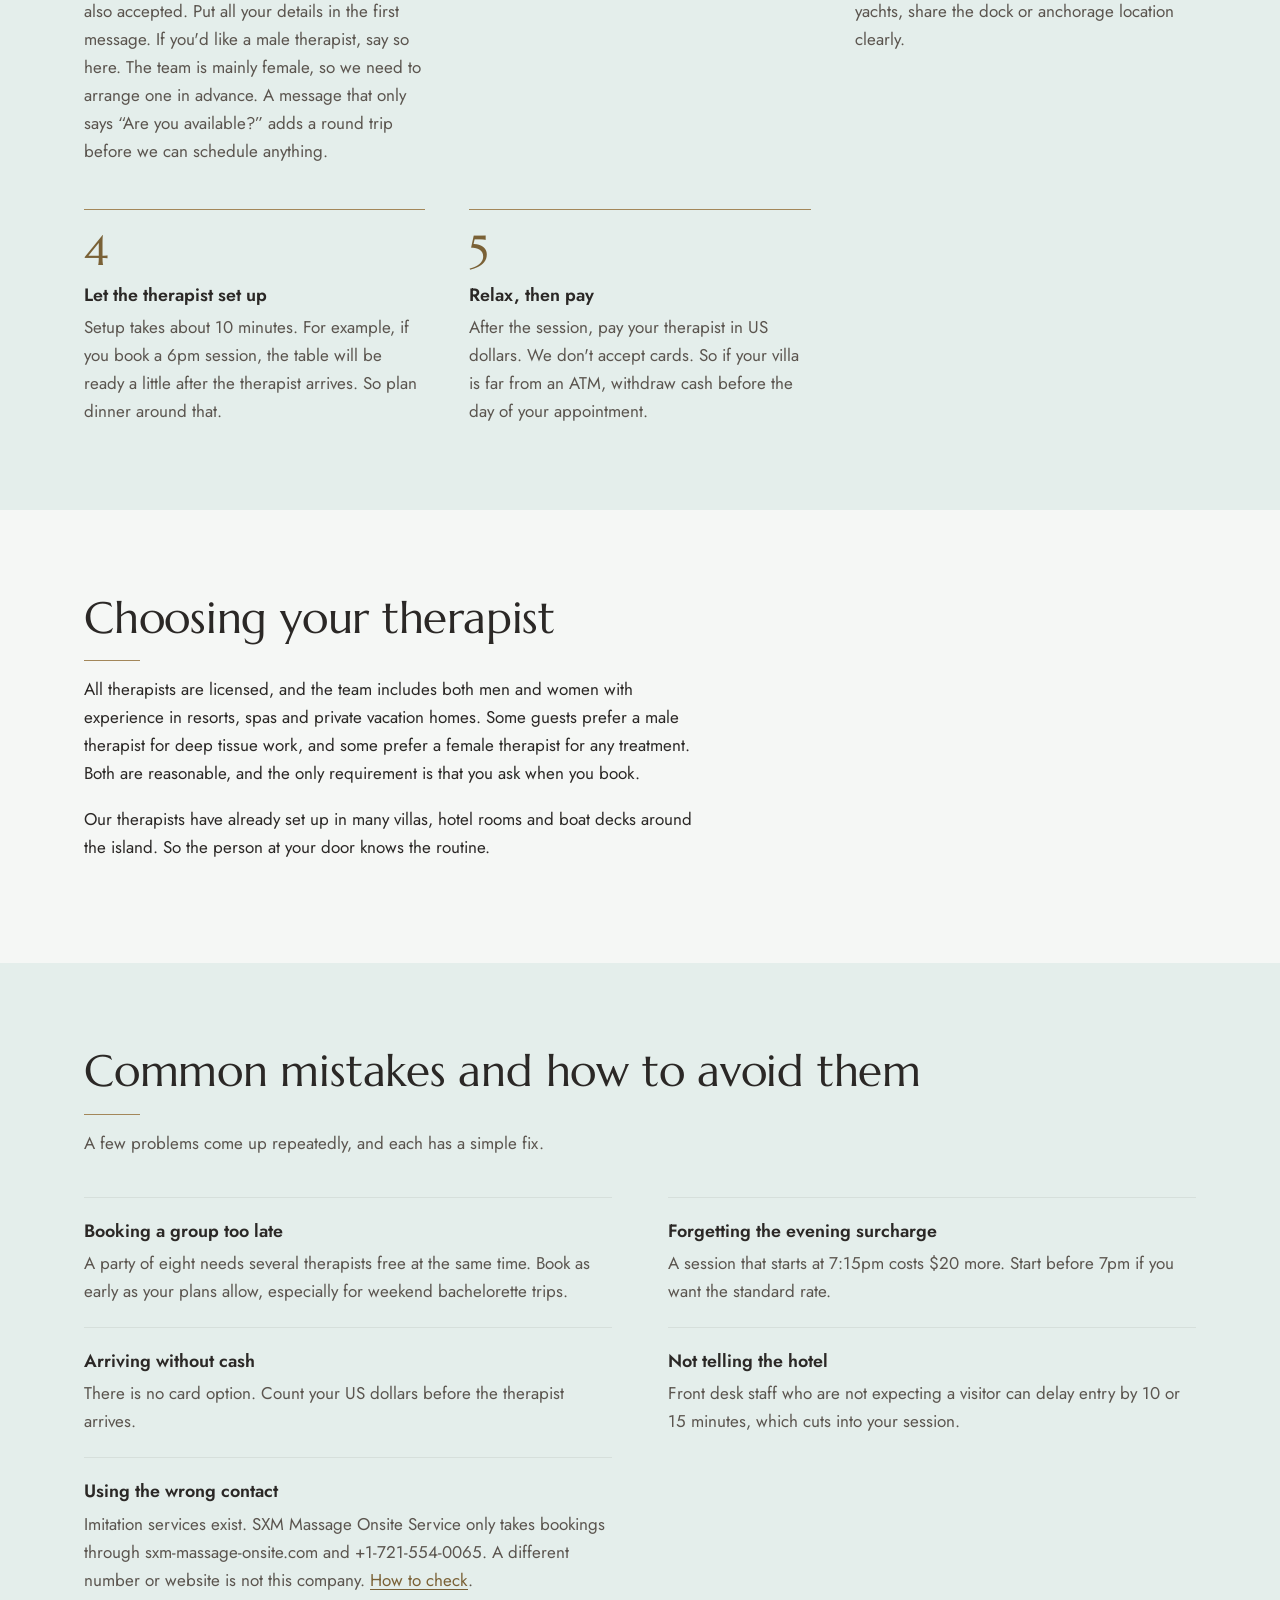
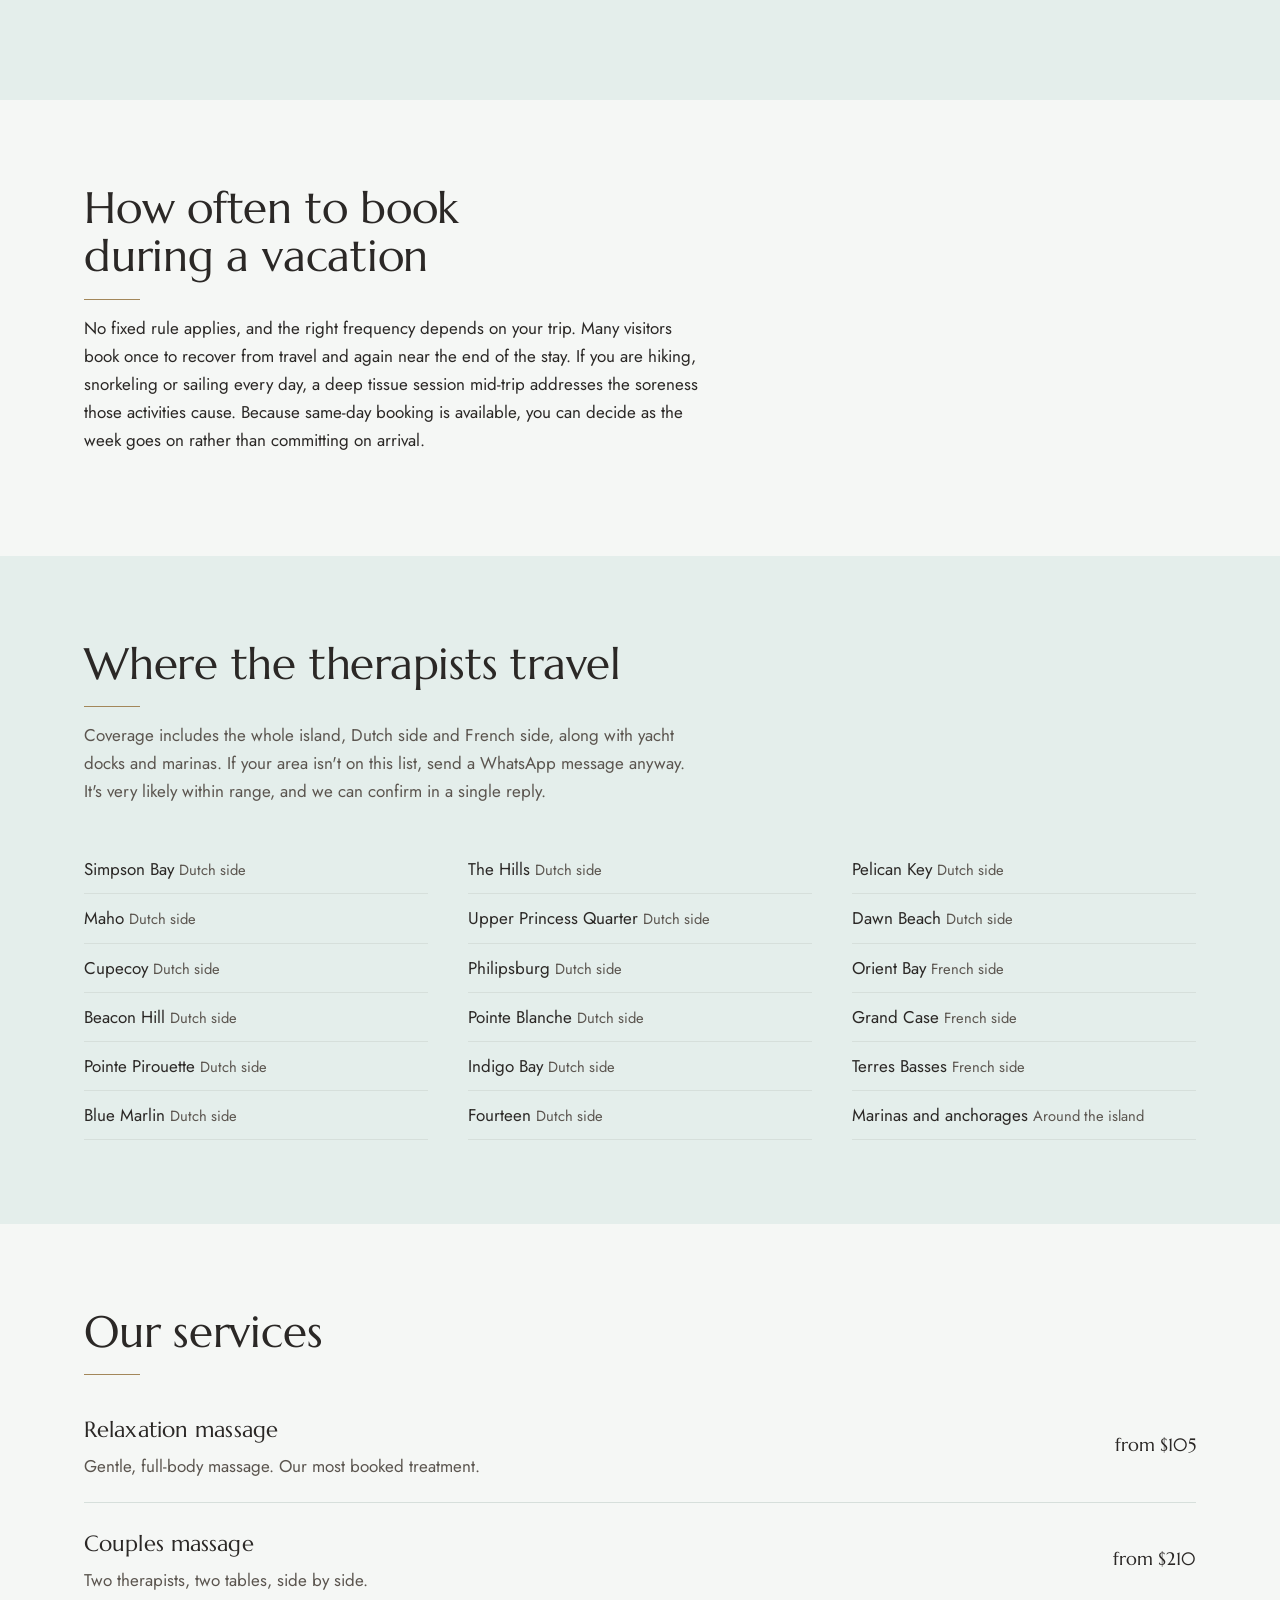
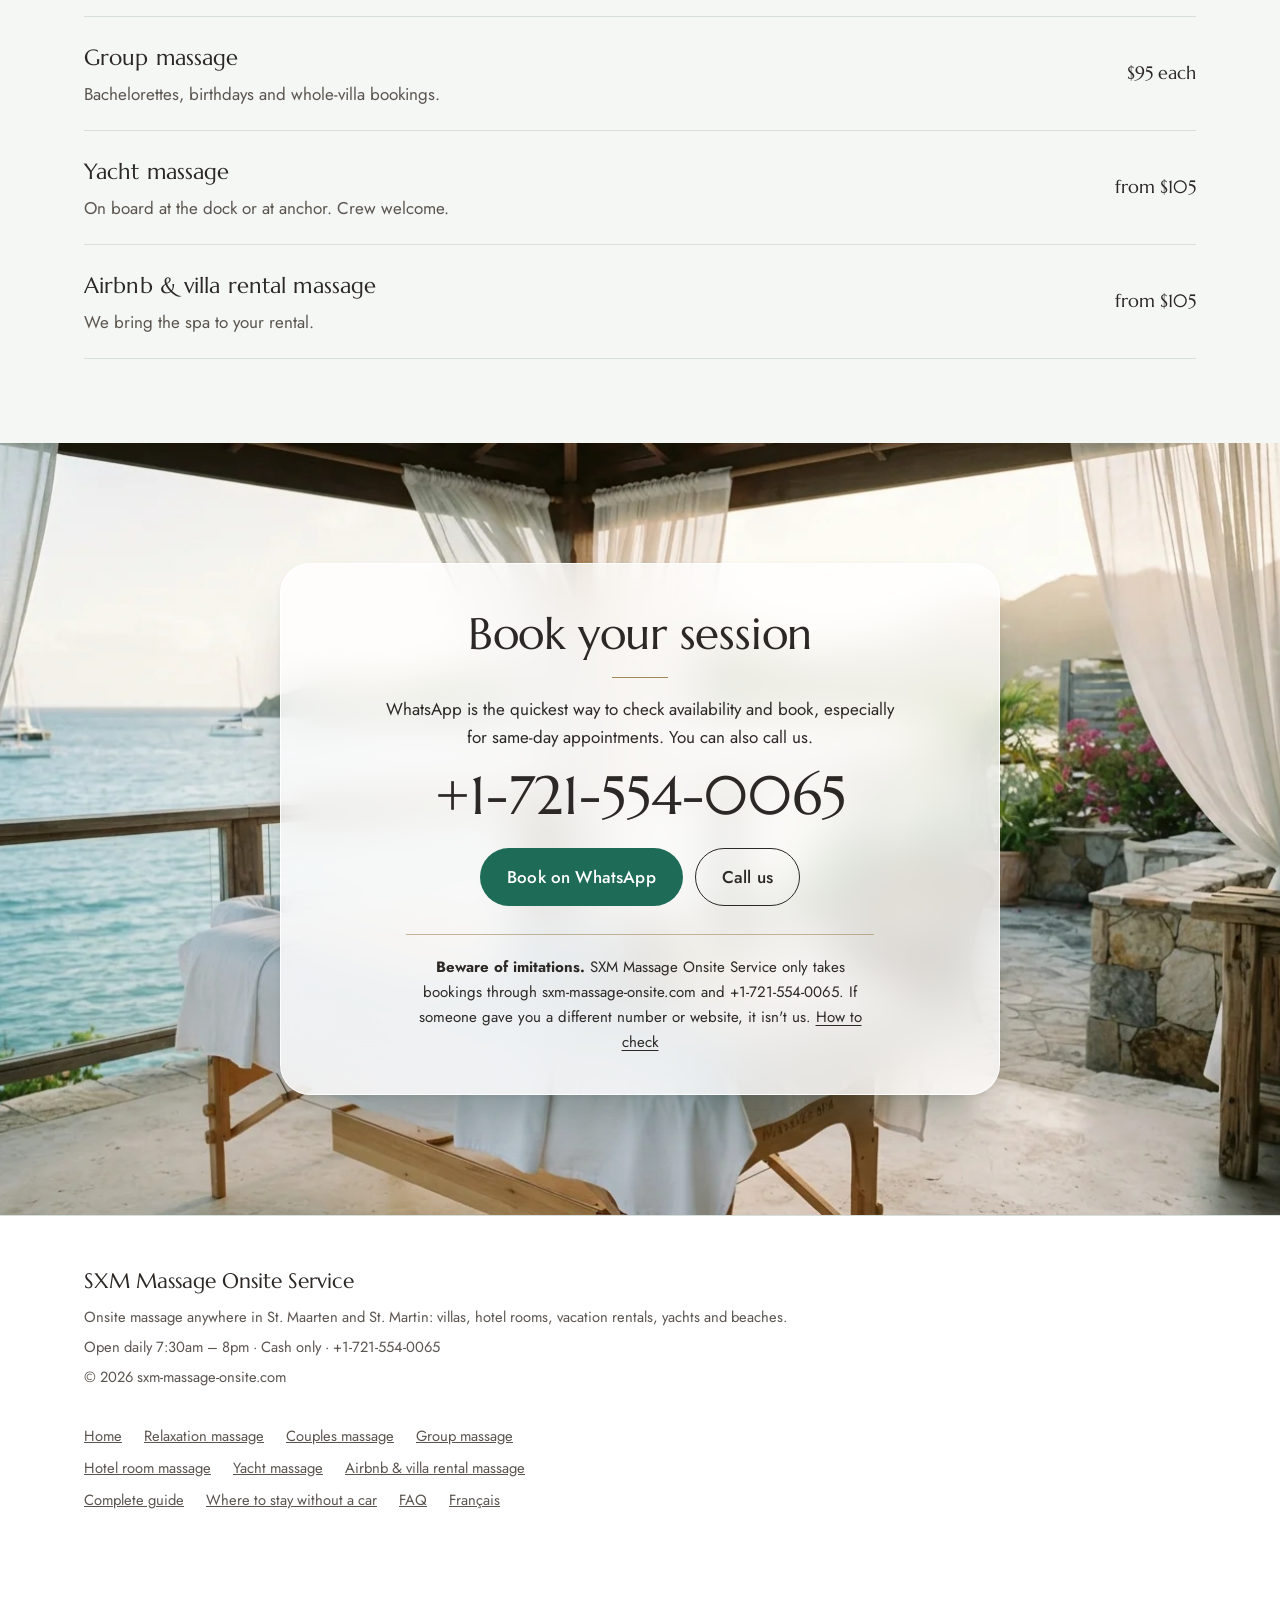
<file: guide/index.html>
<!doctype html>
<html lang="en">
<head>
<meta charset="utf-8">
<meta name="viewport" content="width=device-width, initial-scale=1">
<!-- Google Analytics (skipped on localhost so testing doesn't count).
     Loads after the page is ready (first scroll/tap, or 2.5s after load) so it doesn't slow the first screen.
     A WhatsApp/call tap that happens before it has loaded waits up to ~1s so the click is still counted. -->
<script>
(function(){
  var h=location.hostname;
  if(!h||h==="localhost"||h==="127.0.0.1"||h.endsWith(".local")||h.endsWith(".test")) return;
  window.dataLayer=window.dataLayer||[];
  window.gtag=function(){dataLayer.push(arguments);};
  gtag("js",new Date()); gtag("config","G-8R6DB76BGK");
  var started=false, ready=false;
  function load(){ if(started) return; started=true;
    var s=document.createElement("script"); s.async=true; s.onload=function(){ready=true;};
    s.src="https://www.googletagmanager.com/gtag/js?id=G-8R6DB76BGK"; document.head.appendChild(s); }
  ["scroll","pointerdown","keydown","touchstart"].forEach(function(t){ addEventListener(t,load,{once:true,passive:true}); });
  addEventListener("load",function(){ setTimeout(load,2500); });
  document.addEventListener("click",function(e){
    var a=e.target.closest&&e.target.closest("a"); if(!a) return;
    var name, p={link_url:a.href}, txt=(a.textContent||"").trim().slice(0,60);
    if(a.href.indexOf("wa.me/")>-1){ name="whatsapp_click"; p.link_text=txt; }
    else if(a.href.indexOf("tel:")===0){ name="phone_call_click"; }
    if(!name) return;
    var sameTab=!a.target||a.target==="_self", plain=!(e.ctrlKey||e.metaKey||e.shiftKey||e.altKey||e.button);
    if(ready||!sameTab||!plain){ load(); gtag("event",name,p); return; }
    e.preventDefault(); load();
    var gone=false; function go(){ if(gone) return; gone=true; location.href=a.href; }
    p.event_callback=go; p.event_timeout=1000; gtag("event",name,p); setTimeout(go,1200);
  });
})();
</script>
<title>How It Works: Prices, Booking &amp; What to Expect</title>
<meta name="description" content="How onsite massage works in St. Maarten: prices from $105, what to have ready, how to book on WhatsApp, and the areas our therapists cover.">
<link rel="canonical" href="https://sxm-massage-onsite.com/guide/">
<meta name="theme-color" content="#16302A">
<meta property="og:type" content="website">
<meta property="og:site_name" content="SXM Massage Onsite Service">
<meta property="og:title" content="How It Works: Prices, Booking &amp; What to Expect">
<meta property="og:description" content="How onsite massage works in St. Maarten: prices from $105, what to have ready, how to book on WhatsApp, and the areas our therapists cover.">
<meta property="og:url" content="https://sxm-massage-onsite.com/guide/">
<meta property="og:image" content="https://sxm-massage-onsite.com/images/sxm-onsite-massage-share.jpg">
<meta property="og:image:width" content="1200">
<meta property="og:image:height" content="630">
<meta property="og:image:alt" content="SXM Massage Onsite Service: a full massage set up on site at your villa, hotel, Airbnb, yacht or beach in St. Maarten">
<meta name="twitter:card" content="summary_large_image">
<meta name="twitter:image" content="https://sxm-massage-onsite.com/images/sxm-onsite-massage-share.jpg">
<link rel="icon" href="../favicon.ico" sizes="any">
<link rel="icon" type="image/png" sizes="32x32" href="../favicon-32.png">
<link rel="apple-touch-icon" href="../apple-touch-icon.png">
<link rel="manifest" href="../site.webmanifest">
<link rel="preload" href="../fonts/marcellus-latin.woff2" as="font" type="font/woff2" crossorigin>
<link rel="preload" href="../fonts/jost-latin.woff2" as="font" type="font/woff2" crossorigin>
<link rel="stylesheet" href="../css/style.css?v=20261117e">
<script type="application/ld+json">
{
  "@context": "https://schema.org",
  "@type": "BreadcrumbList",
  "itemListElement": [
    {
      "@type": "ListItem",
      "position": 1,
      "name": "Home",
      "item": "https://sxm-massage-onsite.com/"
    },
    {
      "@type": "ListItem",
      "position": 2,
      "name": "Guide",
      "item": "https://sxm-massage-onsite.com/guide/"
    }
  ]
}
</script>
<script type="application/ld+json">
{
  "@context": "https://schema.org",
  "@type": "Article",
  "headline": "Onsite Massage in St. Maarten: The Complete Guide",
  "description": "How onsite massage works in St. Maarten: prices from $105, what to have ready, how to book on WhatsApp, and the areas our therapists cover.",
  "inLanguage": "en",
  "datePublished": "2026-11-03",
  "dateModified": "2026-11-16",
  "mainEntityOfPage": "https://sxm-massage-onsite.com/guide/",
  "image": "https://sxm-massage-onsite.com/images/hotel-suite-in-room-massage-ocean-view-st-maarten.webp",
  "author": {
    "@type": "Organization",
    "name": "SXM Massage Onsite Service",
    "url": "https://sxm-massage-onsite.com/"
  },
  "publisher": {
    "@type": "Organization",
    "name": "SXM Massage Onsite Service",
    "url": "https://sxm-massage-onsite.com/",
    "logo": {
      "@type": "ImageObject",
      "url": "https://sxm-massage-onsite.com/icon-512.png"
    }
  },
  "about": {
    "@type": "HealthAndBeautyBusiness",
    "@id": "https://sxm-massage-onsite.com/#business",
    "name": "SXM Massage Onsite Service"
  }
}
</script>
</head>
<body>
<div class="topbar">
  <div class="wrap">
    <span class="tb-hours">Open daily 7:30am – 8pm</span>
    <span class="tb-book">Book: <a class="tb-phone" href="tel:+17215540065"><span class="nw">+1-721-554-0065</span></a> <a class="tb-wa" href="https://wa.me/17215540065?text=Hi%2C%20I%27d%20like%20to%20book%20an%20onsite%20massage" rel="noopener">WhatsApp</a></span>
  </div>
</div>
<header class="wrap top">
  <a class="brand" href="../">SXM Massage Onsite Service<small>sxm-massage-onsite.com</small></a>
  <button class="menu-btn" type="button" aria-expanded="false" aria-controls="main-nav">Menu</button>
  <nav id="main-nav" aria-label="Main">
    <a href="../relaxation-massage/">Relaxation</a>
    <a href="../couples-massage/">Couples</a>
    <a href="../group-massage/">Groups</a>
    <a href="../hotel-massage/">Hotels</a>
    <a href="../yacht-massage/">Yachts</a>
    <a href="../airbnb-massage/">Airbnbs</a>
    <a href="../#about">About</a>
    <a href="../faq/">FAQ</a>
    <a href="../fr/" hreflang="fr" lang="fr" title="Version française">FR</a>
    <a class="nav-m" href="../guide/">Complete guide</a>
    <a class="nav-m" href="../where-to-stay/">Where to stay</a>
    <a href="#book">Book</a>
  </nav>
</header>
<script>
(function(){
  var h=document.querySelector('header.top'), b=h&&h.querySelector('.menu-btn'); if(!b) return;
  function close(){ h.classList.remove('open'); b.setAttribute('aria-expanded','false'); }
  b.addEventListener('click',function(){ var o=h.classList.toggle('open'); b.setAttribute('aria-expanded',o?'true':'false'); });
  h.querySelectorAll('nav a').forEach(function(a){ a.addEventListener('click',close); });
  document.addEventListener('keydown',function(e){ if(e.key==='Escape'&&h.classList.contains('open')){ close(); b.focus(); } });
  document.addEventListener('click',function(e){ if(h.classList.contains('open')&&!h.contains(e.target)) close(); });
})();
</script>
<main>
<section class="hero sub">
  <div class="wrap hero-grid">
    <div>
      <p class="crumbs"><a href="../">Home</a> / Guide</p>
      <h1>How onsite massage works in St. Maarten</h1>
      <p class="places">The complete guide.</p>
      <p class="lede">An onsite massage in St. Maarten is a professional treatment at the exact spot you choose. That could be a villa terrace, your hotel room, an Airbnb, a yacht deck or the beach. A licensed therapist arrives with a padded table, fresh linens and oils. A 60-minute relaxation massage starts at $105: an hour of serenity without leaving your stay.</p>
      <div class="cta-row">
        <a class="btn btn-wa" href="https://wa.me/17215540065?text=Hi%2C%20I%27d%20like%20to%20book%20an%20onsite%20massage" rel="noopener"><svg viewBox="0 0 24 24" aria-hidden="true" fill="currentColor"><path d="M12 2a10 10 0 0 0-8.6 15.1L2 22l5-1.3A10 10 0 1 0 12 2zm0 18.2c-1.5 0-3-.4-4.3-1.2l-.3-.2-3 .8.8-2.9-.2-.3A8.2 8.2 0 1 1 12 20.2zm4.5-6.1c-.2-.1-1.5-.7-1.7-.8-.2-.1-.4-.1-.6.1l-.8 1c-.1.2-.3.2-.5.1a6.7 6.7 0 0 1-3.3-2.9c-.3-.4.2-.4.7-1.3.1-.2 0-.3 0-.4l-.8-1.8c-.2-.5-.4-.4-.6-.4h-.5a1 1 0 0 0-.7.3 3 3 0 0 0-.9 2.2 5.2 5.2 0 0 0 1.1 2.7 11.8 11.8 0 0 0 4.5 4c1.7.7 2.3.8 3.2.6.5-.1 1.5-.6 1.7-1.2.2-.6.2-1.1.2-1.2-.1-.1-.3-.2-.5-.3z"/></svg>Book on WhatsApp</a>
        <a class="btn btn-line" href="#prices">See prices</a>
      </div>
      
    </div>
    <div class="hero-photo"><img src="../images/hotel-suite-in-room-massage-ocean-view-st-maarten.webp" srcset="../images/hotel-suite-in-room-massage-ocean-view-st-maarten-800.webp 800w, ../images/hotel-suite-in-room-massage-ocean-view-st-maarten.webp 1376w" sizes="(max-width: 900px) 100vw, 780px" alt="Massage table in a bright hotel suite with orchids and an open balcony facing the sea" width="1376" height="768" fetchpriority="high" decoding="async" style="object-position:42% center"></div>
  </div>
</section>
<section>
  <div class="wrap"><div class="prose measure">
    <h2>What to expect</h2>
    <p>This guide explains how the service works, what each treatment costs, and how to book it, including on the same day.</p>
    <p>Onsite massage reverses the usual spa arrangement. You choose the spot, and we bring the whole treatment there. So there's no driving, no waiting room and no locker room. We work this way across the whole island, on both the Dutch and French sides. So a villa in Orient Bay gets the same service as a condo in Simpson Bay.</p>
    <p>Every listed price includes the onsite setup anywhere on the island, the table, linens, towels and oils. There are no booking fees. The service runs from 7:30am to 8pm every day. Payment is cash only, in US dollars, handed to your therapist after the massage rather than before.</p>
  </div></div>
</section>
<section id="prices" class="band">
  <div class="wrap">
    <h2>Treatments and prices</h2>
    <p class="intro measure">Relaxation massage is the most booked treatment. It uses gentle, flowing strokes over the full body. Deep tissue suits you better if your shoulders, back or legs are tight after a hike, a day of snorkeling or a long flight.</p>
    <ul class="rate-cards">
      <li class="rate-card linked">
        <span class="badge">Most booked</span><h3><a href="../relaxation-massage/">Relaxation (Swedish)</a></h3>
        <p class="price">$105<span>60 min</span></p>
        <p class="note">$160 for 90 minutes. Gentle, flowing strokes over the full body.</p><span class="more" aria-hidden="true">See details</span>
      </li>
      <li class="rate-card">
        <h3>Deep tissue</h3>
        <p class="price">$125<span>60 min</span></p>
        <p class="note">Firm, targeted pressure.</p>
      </li>
      <li class="rate-card linked">
        <h3><a href="../couples-massage/">Couples</a></h3>
        <p class="price">$210<span>60 min</span></p>
        <p class="note">Two therapists, two tables. $315 for 90 minutes.</p><span class="more" aria-hidden="true">See details</span>
      </li>
      <li class="rate-card linked">
        <h3><a href="../group-massage/">Group</a></h3>
        <p class="price">$95<span>per person</span></p>
        <p class="note">4 to 9 guests at one villa.</p><span class="more" aria-hidden="true">See details</span>
      </li>
      <li class="rate-card">
        <h3>Birthday package</h3>
        <p class="price">$250<span>for two</span></p>
        <p class="note">Two therapists plus a bottle of champagne.</p>
      </li>
      <li class="rate-card linked">
        <h3><a href="../hotel-massage/">In-room hotel</a></h3>
        <p class="price">$105<span>60 min</span></p>
        <p class="note">Your therapist comes up to your room.</p><span class="more" aria-hidden="true">See details</span>
      </li>
      <li class="rate-card linked">
        <h3><a href="../yacht-massage/">Yacht</a></h3>
        <p class="price"><small>from</small> $105<span>60 min</span></p>
        <p class="note">At the dock or at anchor. Four or more crew on the same boat pay $95 each.</p><span class="more" aria-hidden="true">See details</span>
      </li>
      <li class="rate-card linked">
        <h3><a href="../airbnb-massage/">Villa and Airbnb</a></h3>
        <p class="price"><small>from</small> $105<span>60 min</span></p>
        <p class="note">Set up in your rental.</p><span class="more" aria-hidden="true">See details</span>
      </li>
    </ul>
    <p class="rate-foot">Sessions that start after 7pm add $20. Cash only, in US dollars, paid to your therapist after the massage.</p>
  </div>
</section>
<section class="band">
  <div class="wrap">
    <h2>Who the service suits</h2>
    <p class="intro measure">Our therapists work in very different settings. Each one has a few practical details worth knowing in advance.</p>
    <ul class="moments">
      <li><h3>Couples</h3><p>A couples massage uses two therapists on two tables side by side. That way you both enjoy your massage at the same time. The 60-minute session is $210 and the 90-minute version is $315. Most people book it for an anniversary or a honeymoon evening, on a pool deck or covered terrace. Plus, you skip the drive and the spa reception. <a href="../couples-massage/">More about couples massage</a>.</p></li>
      <li><h3>Hotel guests</h3><p>In-room hotel massage is $105 for 60 minutes, and the therapist comes up to your room. Tell the front desk that a therapist is on the way. Hotels in Maho and other resort areas often route visitors through reception, so a quick call ahead prevents a wait in the lobby. <a href="../hotel-massage/">More about hotel massage</a>.</p></li>
      <li><h3>Villa and Airbnb renters</h3><p>Rentals are the most common setting. The therapist can work in a living room, on a terrace or beside the pool. Also, villa massage in St. Martin costs the same as on the Dutch side, from $105. Check your rental's house rules on outside visitors if you are unsure. <a href="../airbnb-massage/">More about Airbnb and villa massage</a>.</p></li>
      <li><h3>Groups and bachelorettes</h3><p>Group bookings cover 4 to 9 people at the same villa for $95 each. We cap groups at 9 to keep things relaxed. We keep groups small and unhurried: one to three therapists stay the morning or afternoon while guests take turns, and morning sessions come with fresh French pastries. Dates are limited, so book early. For a birthday, the $250 package covers the guest of honor and one friend with two therapists and a bottle of champagne. <a href="../group-massage/">More about group massage</a>.</p></li>
      <li><h3>Yacht crews and guests</h3><p>Yacht massage takes place on board, either at a dock or at anchor, from $105. Crew members can book too, not only charter guests. In fact, four or more crew on the same boat pay the group rate of $95 each. The table needs a flat stretch of deck, and a calm anchorage makes for a steadier session than an exposed one. <a href="../yacht-massage/">More about yacht massage</a>.</p></li>
    </ul>
  </div>
</section>
<section>
  <div class="wrap two">
    <div>
      <h2>What you'll need before booking</h2>
      <p class="measure">Have these details ready before you send a message. They cover everything the booking team asks.</p>
      <ul class="ticks">
        <li>Your exact location: villa name, hotel and room number, rental address, or marina and berth.</li><li>The number of people.</li><li>Your preferred date and start time, keeping in mind the 7:30am to 8pm window.</li><li>The treatment you want for each person, and whether you'd like a male therapist.</li><li>Enough US cash to cover the full amount, plus $20 for any session starting after 7pm.</li><li>Space for the table, indoors or outdoors. One table needs about 2 x 3 meters (6 x 10 feet), and a couples massage about 3 x 3 meters (10 x 10 feet).</li>
      </ul>
    </div>
    <div>
      <h3>The therapist brings the rest</h3>
      <p class="measure">A professional padded table, fresh sheets and towels for each guest, massage oils (unscented on request), and quiet music if you want it.</p>
    </div>
  </div>
</section>
<section class="dark">
  <div class="wrap">
    <h2>How to book, step by step</h2>
    <p class="intro measure">Most bookings take a few messages, and many are arranged for the same day.</p>
    <ol class="steps">
      <li><h3>Message on WhatsApp</h3><p>Send your details to <span class="nw">+1-721-554-0065</span>. WhatsApp is the quickest channel, especially for same-day requests, though phone calls are also accepted. Put all your details in the first message. If you'd like a male therapist, say so here. The team is mainly female, so we need to arrange one in advance. A message that only says “Are you available?” adds a round trip before we can schedule anything.</p></li>
      <li><h3>Receive confirmation</h3><p>The team confirms your therapist and arrival time, usually quickly during the day, depending on therapist availability.</p></li>
      <li><h3>Prepare the space</h3><p>Clear the area, move breakable items, and switch off ceiling fans if you get cold easily. For hotel bookings, call the front desk now. For yachts, share the dock or anchorage location clearly.</p></li>
      <li><h3>Let the therapist set up</h3><p>Setup takes about 10 minutes. For example, if you book a 6pm session, the table will be ready a little after the therapist arrives. So plan dinner around that.</p></li>
      <li><h3>Relax, then pay</h3><p>After the session, pay your therapist in US dollars. We don't accept cards. So if your villa is far from an ATM, withdraw cash before the day of your appointment.</p></li>
    </ol>
  </div>
</section>
<section>
  <div class="wrap"><div class="prose measure">
    <h2>Choosing your therapist</h2>
    <p>All therapists are licensed, and the team includes both men and women with experience in resorts, spas and private vacation homes. Some guests prefer a male therapist for deep tissue work, and some prefer a female therapist for any treatment. Both are reasonable, and the only requirement is that you ask when you book.</p>
    <p>Our therapists have already set up in many villas, hotel rooms and boat decks around the island. So the person at your door knows the routine.</p>
  </div></div>
</section>
<section class="band">
  <div class="wrap">
    <h2>Common mistakes and how to avoid them</h2>
    <p class="intro measure">A few problems come up repeatedly, and each has a simple fix.</p>
    <ul class="moments">
      <li><h3>Booking a group too late</h3><p>A party of eight needs several therapists free at the same time. Book as early as your plans allow, especially for weekend bachelorette trips.</p></li>
      <li><h3>Forgetting the evening surcharge</h3><p>A session that starts at 7:15pm costs $20 more. Start before 7pm if you want the standard rate.</p></li>
      <li><h3>Arriving without cash</h3><p>There is no card option. Count your US dollars before the therapist arrives.</p></li>
      <li><h3>Not telling the hotel</h3><p>Front desk staff who are not expecting a visitor can delay entry by 10 or 15 minutes, which cuts into your session.</p></li>
      <li><h3>Using the wrong contact</h3><p>Imitation services exist. SXM Massage Onsite Service only takes bookings through sxm-massage-onsite.com and <span class="nw">+1-721-554-0065</span>. A different number or website is not this company. <a href="../faq/#real">How to check</a>.</p></li>
    </ul>
  </div>
</section>
<section>
  <div class="wrap"><div class="prose measure">
    <h2>How often to book during a vacation</h2>
    <p>No fixed rule applies, and the right frequency depends on your trip. Many visitors book once to recover from travel and again near the end of the stay. If you are hiking, snorkeling or sailing every day, a deep tissue session mid-trip addresses the soreness those activities cause. Because same-day booking is available, you can decide as the week goes on rather than committing on arrival.</p>
  </div></div>
</section>
<section class="band">
  <div class="wrap">
    <h2>Where the therapists travel</h2>
    <p class="intro measure">Coverage includes the whole island, Dutch side and French side, along with yacht docks and marinas. If your area isn't on this list, send a WhatsApp message anyway. It's very likely within range, and we can confirm in a single reply.</p>
    <ul class="areas"><li>Simpson Bay <span>Dutch side</span></li><li>Maho <span>Dutch side</span></li><li>Cupecoy <span>Dutch side</span></li><li>Beacon Hill <span>Dutch side</span></li><li>Pointe Pirouette <span>Dutch side</span></li><li>Blue Marlin <span>Dutch side</span></li><li>The Hills <span>Dutch side</span></li><li>Upper Princess Quarter <span>Dutch side</span></li><li>Philipsburg <span>Dutch side</span></li><li>Pointe Blanche <span>Dutch side</span></li><li>Indigo Bay <span>Dutch side</span></li><li>Fourteen <span>Dutch side</span></li><li>Pelican Key <span>Dutch side</span></li><li>Dawn Beach <span>Dutch side</span></li><li>Orient Bay <span>French side</span></li><li>Grand Case <span>French side</span></li><li>Terres Basses <span>French side</span></li><li>Marinas and anchorages <span>Around the island</span></li></ul>
  </div>
</section>
<section>
  <div class="wrap">
    <h2>Our services</h2>
    <ul class="pages">
      <li><a href="../relaxation-massage/"><strong>Relaxation massage</strong><span>Gentle, full-body massage. Our most booked treatment.</span><em>from $105</em></a></li>
      <li><a href="../couples-massage/"><strong>Couples massage</strong><span>Two therapists, two tables, side by side.</span><em>from $210</em></a></li>
      <li><a href="../group-massage/"><strong>Group massage</strong><span>Bachelorettes, birthdays and whole-villa bookings.</span><em>$95 each</em></a></li>
      <li><a href="../yacht-massage/"><strong>Yacht massage</strong><span>On board at the dock or at anchor. Crew welcome.</span><em>from $105</em></a></li>
      <li><a href="../airbnb-massage/"><strong>Airbnb & villa rental massage</strong><span>We bring the spa to your rental.</span><em>from $105</em></a></li>
    </ul>
  </div>
</section>
<section id="book" class="dark book">
  <div class="wrap">
    <h2>Book your session</h2>
    <p>WhatsApp is the quickest way to check availability and book, especially for same-day appointments. You can also call us.</p>
    <a class="big-number" href="https://wa.me/17215540065"><span class="nw">+1-721-554-0065</span></a>
    <div class="cta-row">
      <a class="btn btn-wa" href="https://wa.me/17215540065?text=Hi%2C%20I%27d%20like%20to%20book%20an%20onsite%20massage" rel="noopener">Book on WhatsApp</a>
      <a class="btn btn-line" href="tel:+17215540065">Call us</a>
    </div>
    <p class="beware"><strong>Beware of imitations.</strong> SXM Massage Onsite Service only takes bookings through sxm-massage-onsite.com and <span class="nw">+1-721-554-0065</span>. If someone gave you a different number or website, it isn't us. <a href="../faq/#real">How to check</a></p>
  </div>
</section>
</main>

<footer>
  <div class="wrap cols">
    <div>
      <p><strong>SXM Massage Onsite Service</strong></p>
      <p>Onsite massage anywhere in St. Maarten and St. Martin: villas, hotel rooms, vacation rentals, yachts and beaches.</p>
      <p>Open daily 7:30am – 8pm · Cash only · <span class="nw">+1-721-554-0065</span></p>
      <p>© 2026 sxm-massage-onsite.com</p>
    </div>
    <nav aria-label="Services">
      <a href="../">Home</a>
      <a href="../relaxation-massage/">Relaxation massage</a>
      <a href="../couples-massage/">Couples massage</a>
      <a href="../group-massage/">Group massage</a>
      <a href="../hotel-massage/">Hotel room massage</a>
      <a href="../yacht-massage/">Yacht massage</a>
      <a href="../airbnb-massage/">Airbnb & villa rental massage</a>
      <a href="../guide/">Complete guide</a>
      <a href="../where-to-stay/">Where to stay without a car</a>
      <a href="../faq/">FAQ</a>
      <a href="../fr/" hreflang="fr" lang="fr">Français</a>
    </nav>
  </div>
</footer>

<a class="wa-float" href="https://wa.me/17215540065?text=Hi%2C%20I%27d%20like%20to%20book%20an%20onsite%20massage" rel="noopener"><span class="wa-icon" aria-hidden="true"><svg viewBox="0 0 24 24" aria-hidden="true" fill="currentColor"><path d="M12 2a10 10 0 0 0-8.6 15.1L2 22l5-1.3A10 10 0 1 0 12 2zm0 18.2c-1.5 0-3-.4-4.3-1.2l-.3-.2-3 .8.8-2.9-.2-.3A8.2 8.2 0 1 1 12 20.2zm4.5-6.1c-.2-.1-1.5-.7-1.7-.8-.2-.1-.4-.1-.6.1l-.8 1c-.1.2-.3.2-.5.1a6.7 6.7 0 0 1-3.3-2.9c-.3-.4.2-.4.7-1.3.1-.2 0-.3 0-.4l-.8-1.8c-.2-.5-.4-.4-.6-.4h-.5a1 1 0 0 0-.7.3 3 3 0 0 0-.9 2.2 5.2 5.2 0 0 0 1.1 2.7 11.8 11.8 0 0 0 4.5 4c1.7.7 2.3.8 3.2.6.5-.1 1.5-.6 1.7-1.2.2-.6.2-1.1.2-1.2-.1-.1-.3-.2-.5-.3z"/></svg></span><span class="wa-text">Book on WhatsApp<small>+1 721 554 0065</small></span></a>
</body>
</html>
</file>
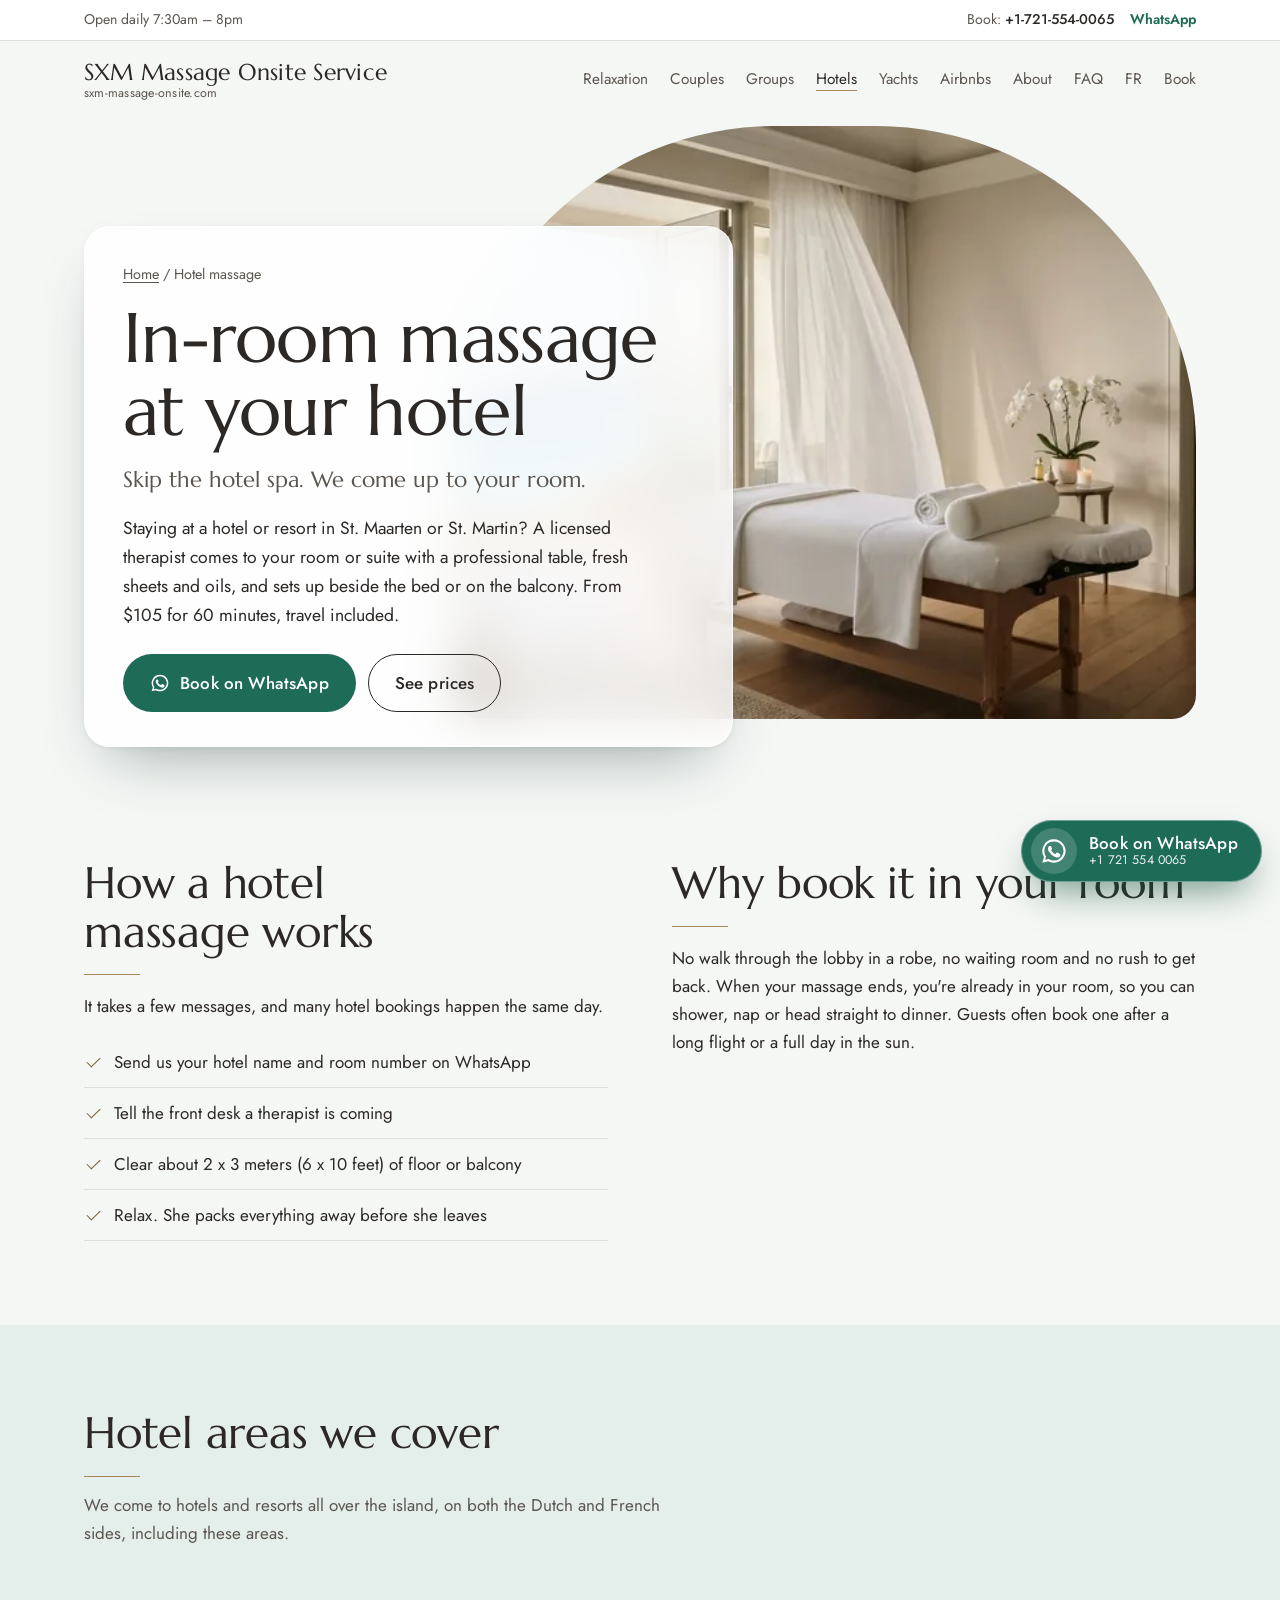
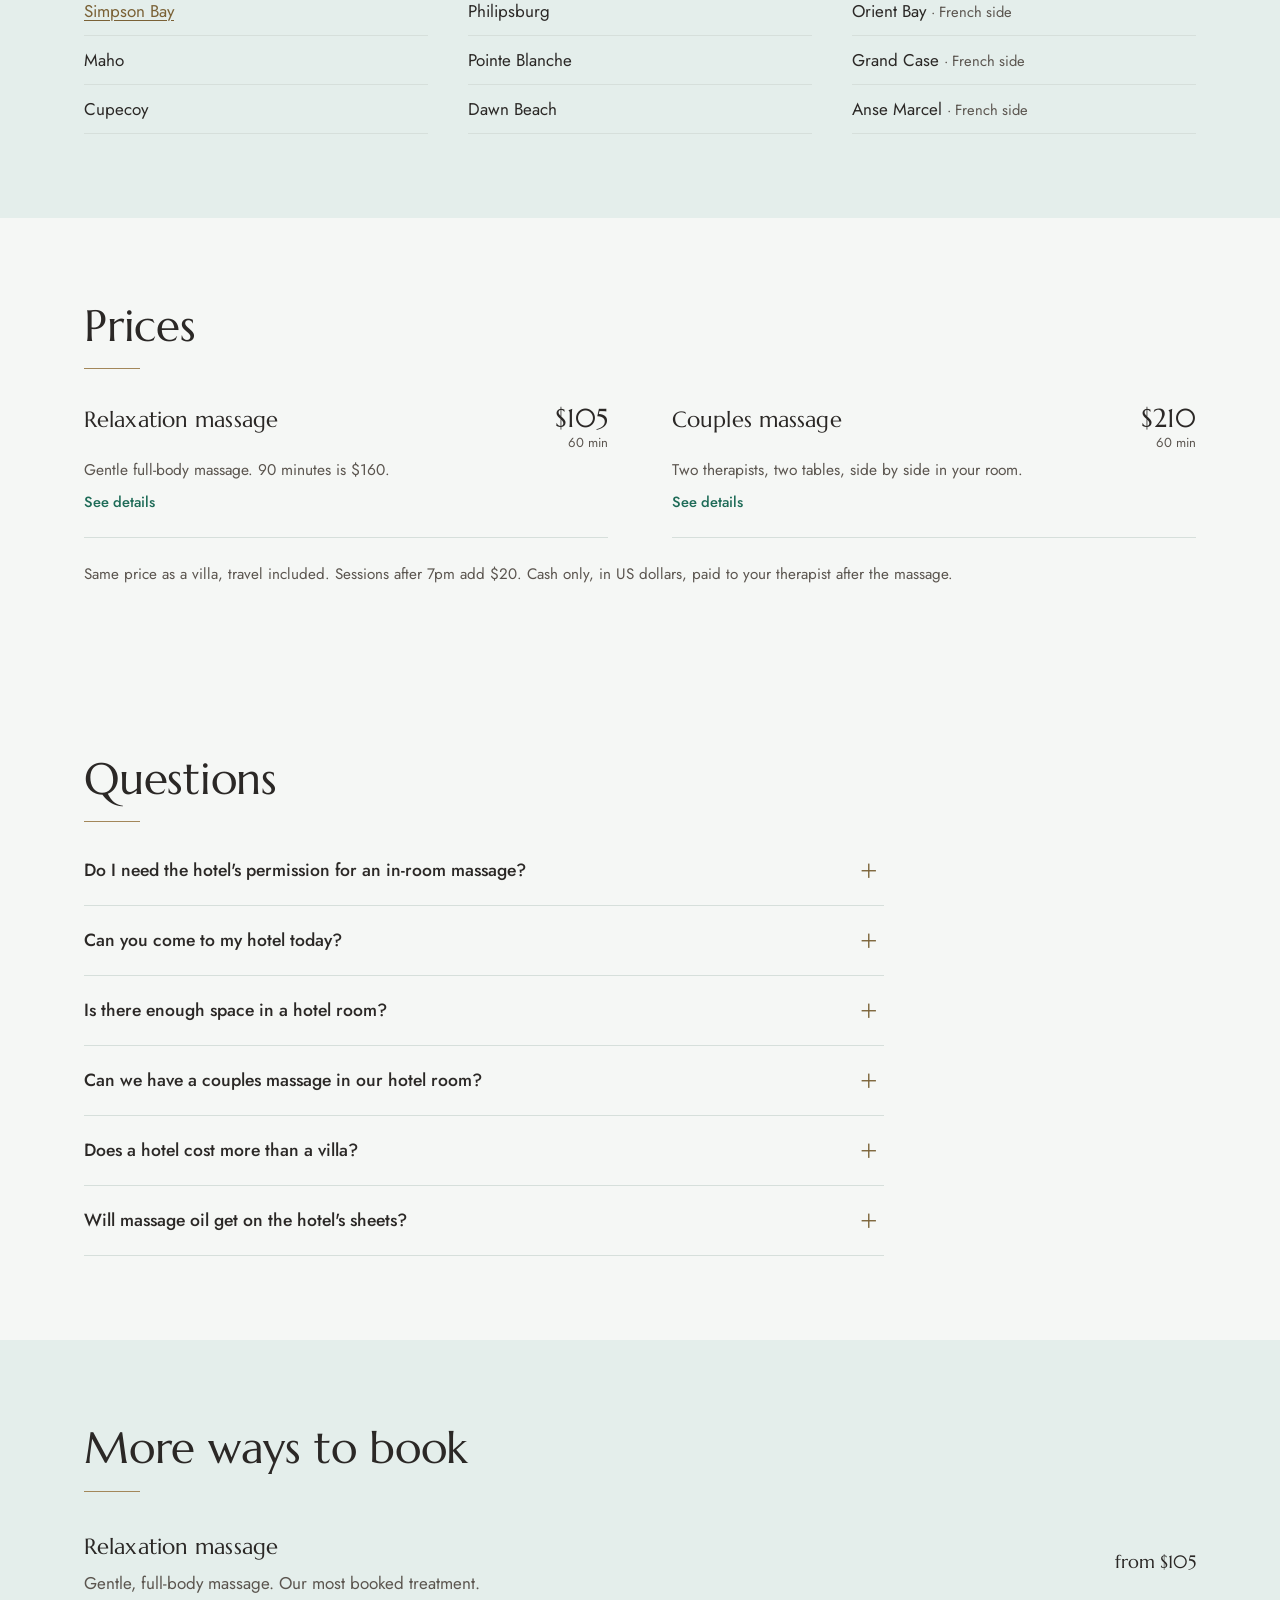
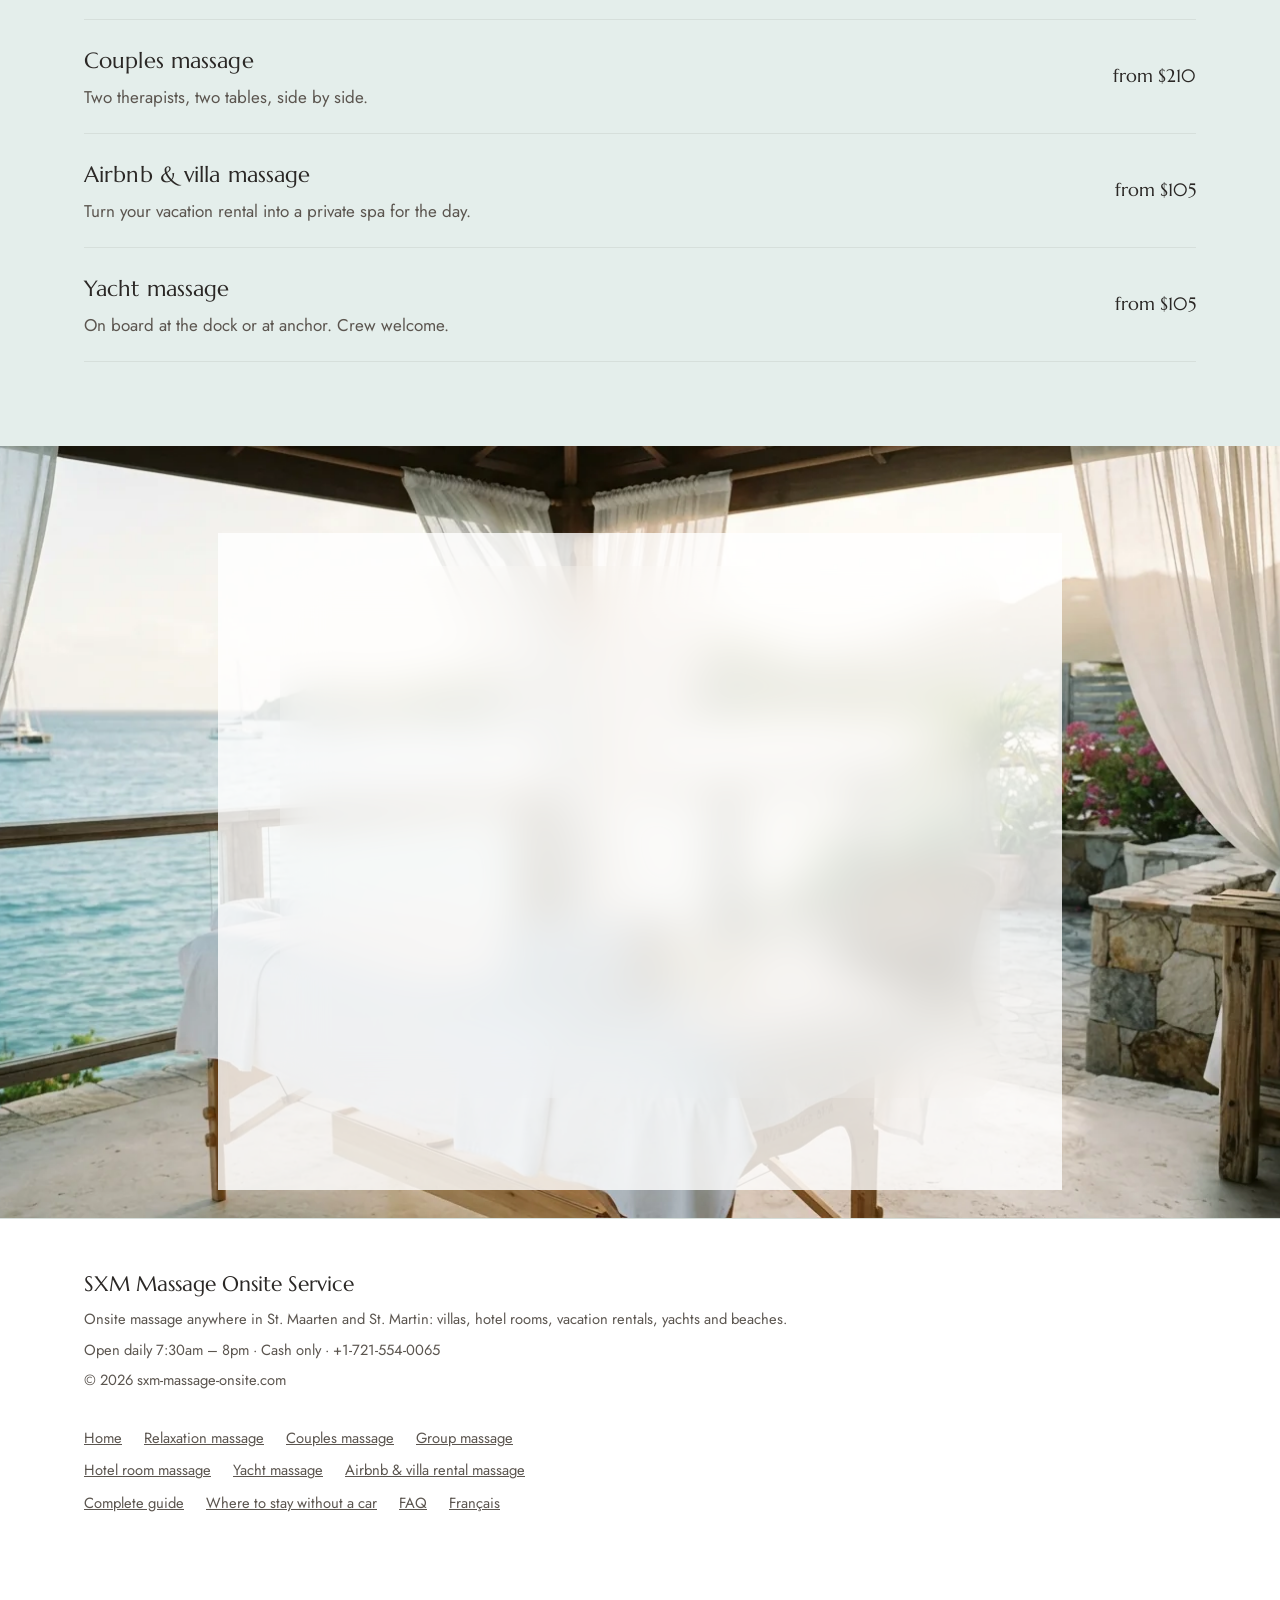
<file: hotel-massage/index.html>
<!doctype html>
<html lang="en">
<head>
<meta charset="utf-8">
<meta name="viewport" content="width=device-width, initial-scale=1">
<!-- Google Analytics (skipped on localhost so testing doesn't count).
     Loads after the page is ready (first scroll/tap, or 2.5s after load) so it doesn't slow the first screen.
     A WhatsApp/call tap that happens before it has loaded waits up to ~1s so the click is still counted. -->
<script>
(function(){
  var h=location.hostname;
  if(!h||h==="localhost"||h==="127.0.0.1"||h.endsWith(".local")||h.endsWith(".test")) return;
  window.dataLayer=window.dataLayer||[];
  window.gtag=function(){dataLayer.push(arguments);};
  gtag("js",new Date()); gtag("config","G-8R6DB76BGK");
  var started=false, ready=false;
  function load(){ if(started) return; started=true;
    var s=document.createElement("script"); s.async=true; s.onload=function(){ready=true;};
    s.src="https://www.googletagmanager.com/gtag/js?id=G-8R6DB76BGK"; document.head.appendChild(s); }
  ["scroll","pointerdown","keydown","touchstart"].forEach(function(t){ addEventListener(t,load,{once:true,passive:true}); });
  addEventListener("load",function(){ setTimeout(load,2500); });
  document.addEventListener("click",function(e){
    var a=e.target.closest&&e.target.closest("a"); if(!a) return;
    var name, p={link_url:a.href}, txt=(a.textContent||"").trim().slice(0,60);
    if(a.href.indexOf("wa.me/")>-1){ name="whatsapp_click"; p.link_text=txt; }
    else if(a.href.indexOf("tel:")===0){ name="phone_call_click"; }
    if(!name) return;
    var sameTab=!a.target||a.target==="_self", plain=!(e.ctrlKey||e.metaKey||e.shiftKey||e.altKey||e.button);
    if(ready||!sameTab||!plain){ load(); gtag("event",name,p); return; }
    e.preventDefault(); load();
    var gone=false; function go(){ if(gone) return; gone=true; location.href=a.href; }
    p.event_callback=go; p.event_timeout=1000; gtag("event",name,p); setTimeout(go,1200);
  });
})();
</script>
<title>In-Room Hotel Massage in St. Maarten &amp; St. Martin</title>
<meta name="description" content="In-room massage at your hotel in St. Maarten or St. Martin. A licensed therapist comes up to your room with a table, linens and oils. 60 min $105. Same day.">
<link rel="canonical" href="https://sxm-massage-onsite.com/hotel-massage/">
<meta name="theme-color" content="#16302A">
<meta property="og:type" content="website">
<meta property="og:site_name" content="SXM Massage Onsite Service">
<meta property="og:title" content="In-Room Hotel Massage in St. Maarten &amp; St. Martin">
<meta property="og:description" content="In-room massage at your hotel in St. Maarten or St. Martin. A licensed therapist comes up to your room with a table, linens and oils. 60 min $105. Same day.">
<meta property="og:url" content="https://sxm-massage-onsite.com/hotel-massage/">
<meta property="og:image" content="https://sxm-massage-onsite.com/images/sxm-onsite-massage-share.jpg">
<meta property="og:image:width" content="1200">
<meta property="og:image:height" content="630">
<meta property="og:image:alt" content="SXM Massage Onsite Service: a full massage set up on site at your villa, hotel, Airbnb, yacht or beach in St. Maarten">
<meta name="twitter:card" content="summary_large_image">
<meta name="twitter:image" content="https://sxm-massage-onsite.com/images/sxm-onsite-massage-share.jpg">
<link rel="icon" href="../favicon.ico" sizes="any">
<link rel="icon" type="image/png" sizes="32x32" href="../favicon-32.png">
<link rel="apple-touch-icon" href="../apple-touch-icon.png">
<link rel="manifest" href="../site.webmanifest">
<link rel="preload" href="../fonts/marcellus-latin.woff2" as="font" type="font/woff2" crossorigin>
<link rel="preload" href="../fonts/jost-latin.woff2" as="font" type="font/woff2" crossorigin>
<link rel="stylesheet" href="../css/style.css?v=20261117e">
<script type="application/ld+json">
{
  "@context": "https://schema.org",
  "@type": "Service",
  "name": "In-room hotel massage",
  "serviceType": "In-room massage at hotels and resorts",
  "description": "On-site massage in hotel rooms and resort suites in St. Maarten / St. Martin. Therapists bring their own table, linens and oils.",
  "url": "https://sxm-massage-onsite.com/hotel-massage/",
  "provider": {
    "@type": "HealthAndBeautyBusiness",
    "@id": "https://sxm-massage-onsite.com/#business",
    "name": "SXM Massage Onsite Service",
    "telephone": "+1-721-554-0065"
  },
  "areaServed": [
    {
      "@type": "Place",
      "name": "Sint Maarten"
    },
    {
      "@type": "Place",
      "name": "Saint-Martin"
    }
  ],
  "offers": [
    {
      "@type": "Offer",
      "name": "Relaxation massage, 60 min",
      "price": "105",
      "priceCurrency": "USD"
    },
    {
      "@type": "Offer",
      "name": "Relaxation massage, 90 min",
      "price": "160",
      "priceCurrency": "USD"
    },
    {
      "@type": "Offer",
      "name": "Couples massage, 60 min",
      "price": "210",
      "priceCurrency": "USD"
    }
  ]
}
</script>
<script type="application/ld+json">
{
  "@context": "https://schema.org",
  "@type": "BreadcrumbList",
  "itemListElement": [
    {
      "@type": "ListItem",
      "position": 1,
      "name": "Home",
      "item": "https://sxm-massage-onsite.com/"
    },
    {
      "@type": "ListItem",
      "position": 2,
      "name": "Hotel massage",
      "item": "https://sxm-massage-onsite.com/hotel-massage/"
    }
  ]
}
</script>
<script type="application/ld+json">
{
  "@context": "https://schema.org",
  "@type": "FAQPage",
  "mainEntity": [
    {
      "@type": "Question",
      "name": "Do I need the hotel's permission for an in-room massage?",
      "acceptedAnswer": {
        "@type": "Answer",
        "text": "Usually not, since it's your room. Just tell the front desk a therapist is coming so they can send her up. Resorts in Maho and other busy areas often route visitors through reception, so a quick call ahead saves a wait in the lobby."
      }
    },
    {
      "@type": "Question",
      "name": "Can you come to my hotel today?",
      "acceptedAnswer": {
        "@type": "Answer",
        "text": "Often, yes, when we have space. Same-day spots are limited, especially in Mount Vernon, Anse Marcel and Terres Basses, where traffic makes the drive longer. Book as early as you can to make sure you get your time. Message us on WhatsApp and we'll confirm the earliest opening."
      }
    },
    {
      "@type": "Question",
      "name": "Is there enough space in a hotel room?",
      "acceptedAnswer": {
        "@type": "Answer",
        "text": "One table needs about 2 x 3 meters (6 x 10 feet). Most rooms have that beside the bed or on the balcony. A couples massage needs about 3 x 3 meters (10 x 10 feet). If your room is small, send us a photo on WhatsApp and we'll tell you."
      }
    },
    {
      "@type": "Question",
      "name": "Can we have a couples massage in our hotel room?",
      "acceptedAnswer": {
        "@type": "Answer",
        "text": "Yes. Two therapists bring two tables and set up side by side. It's $210 for 60 minutes, the same as at a villa."
      }
    },
    {
      "@type": "Question",
      "name": "Does a hotel cost more than a villa?",
      "acceptedAnswer": {
        "@type": "Answer",
        "text": "No. Prices are the same anywhere on the island, and travel is included. Sessions starting after 7pm add $20."
      }
    },
    {
      "@type": "Question",
      "name": "Will massage oil get on the hotel's sheets?",
      "acceptedAnswer": {
        "@type": "Answer",
        "text": "No. We bring our own sheets and towels and put a cover down under the table, so the hotel's linens stay clean."
      }
    }
  ]
}
</script>
</head>
<body>
<div class="topbar">
  <div class="wrap">
    <span class="tb-hours">Open daily 7:30am – 8pm</span>
    <span class="tb-book">Book: <a class="tb-phone" href="tel:+17215540065"><span class="nw">+1-721-554-0065</span></a> <a class="tb-wa" href="https://wa.me/17215540065?text=Hi%2C%20I%27d%20like%20to%20book%20an%20onsite%20massage" rel="noopener">WhatsApp</a></span>
  </div>
</div>
<header class="wrap top">
  <a class="brand" href="../">SXM Massage Onsite Service<small>sxm-massage-onsite.com</small></a>
  <button class="menu-btn" type="button" aria-expanded="false" aria-controls="main-nav">Menu</button>
  <nav id="main-nav" aria-label="Main">
    <a href="../relaxation-massage/">Relaxation</a>
    <a href="../couples-massage/">Couples</a>
    <a href="../group-massage/">Groups</a>
    <a href="../hotel-massage/" aria-current="page">Hotels</a>
    <a href="../yacht-massage/">Yachts</a>
    <a href="../airbnb-massage/">Airbnbs</a>
    <a href="../#about">About</a>
    <a href="../faq/">FAQ</a>
    <a href="../fr/" hreflang="fr" lang="fr" title="Version française">FR</a>
    <a class="nav-m" href="../guide/">Complete guide</a>
    <a class="nav-m" href="../where-to-stay/">Where to stay</a>
    <a href="#book">Book</a>
  </nav>
</header>
<script>
(function(){
  var h=document.querySelector('header.top'), b=h&&h.querySelector('.menu-btn'); if(!b) return;
  function close(){ h.classList.remove('open'); b.setAttribute('aria-expanded','false'); }
  b.addEventListener('click',function(){ var o=h.classList.toggle('open'); b.setAttribute('aria-expanded',o?'true':'false'); });
  h.querySelectorAll('nav a').forEach(function(a){ a.addEventListener('click',close); });
  document.addEventListener('keydown',function(e){ if(e.key==='Escape'&&h.classList.contains('open')){ close(); b.focus(); } });
  document.addEventListener('click',function(e){ if(h.classList.contains('open')&&!h.contains(e.target)) close(); });
})();
</script>
<main>
<section class="hero sub">
  <div class="wrap hero-grid">
    <div>
      <p class="crumbs"><a href="../">Home</a> / Hotel massage</p>
      <h1>In-room massage at your hotel</h1>
      <p class="places">Skip the hotel spa. We come up to your room.</p>
      <p class="lede">Staying at a hotel or resort in St. Maarten or St. Martin? A licensed therapist comes to your room or suite with a professional table, fresh sheets and oils, and sets up beside the bed or on the balcony. From $105 for 60 minutes, travel included.</p>
      <div class="cta-row">
        <a class="btn btn-wa" href="https://wa.me/17215540065?text=Hi%2C%20I%27d%20like%20to%20book%20an%20onsite%20massage" rel="noopener"><svg viewBox="0 0 24 24" aria-hidden="true" fill="currentColor"><path d="M12 2a10 10 0 0 0-8.6 15.1L2 22l5-1.3A10 10 0 1 0 12 2zm0 18.2c-1.5 0-3-.4-4.3-1.2l-.3-.2-3 .8.8-2.9-.2-.3A8.2 8.2 0 1 1 12 20.2zm4.5-6.1c-.2-.1-1.5-.7-1.7-.8-.2-.1-.4-.1-.6.1l-.8 1c-.1.2-.3.2-.5.1a6.7 6.7 0 0 1-3.3-2.9c-.3-.4.2-.4.7-1.3.1-.2 0-.3 0-.4l-.8-1.8c-.2-.5-.4-.4-.6-.4h-.5a1 1 0 0 0-.7.3 3 3 0 0 0-.9 2.2 5.2 5.2 0 0 0 1.1 2.7 11.8 11.8 0 0 0 4.5 4c1.7.7 2.3.8 3.2.6.5-.1 1.5-.6 1.7-1.2.2-.6.2-1.1.2-1.2-.1-.1-.3-.2-.5-.3z"/></svg>Book on WhatsApp</a>
        <a class="btn btn-line" href="#prices">See prices</a>
      </div>
    </div>
    <div class="hero-photo"><img src="../images/hotel-suite-in-room-massage-ocean-view-st-maarten.webp" srcset="../images/hotel-suite-in-room-massage-ocean-view-st-maarten-800.webp 800w, ../images/hotel-suite-in-room-massage-ocean-view-st-maarten.webp 1376w" sizes="(max-width: 900px) 100vw, 780px" alt="Massage table in a bright hotel suite with orchids and an open balcony facing the sea" width="1376" height="768" fetchpriority="high" decoding="async" style="object-position:42% center"></div>
  </div>
</section>
<section>
  <div class="wrap two">
    <div>
      <h2>How a hotel massage works</h2>
      <p class="measure">It takes a few messages, and many hotel bookings happen the same day.</p>
      <ul class="ticks">
        <li>Send us your hotel name and room number on WhatsApp</li>
        <li>Tell the front desk a therapist is coming</li>
        <li>Clear about 2 x 3 meters (6 x 10 feet) of floor or balcony</li>
        <li>Relax. She packs everything away before she leaves</li>
      </ul>
    </div>
    <div>
      <h2>Why book it in your room</h2>
      <p class="measure">No walk through the lobby in a robe, no waiting room and no rush to get back. When your massage ends, you're already in your room, so you can shower, nap or head straight to dinner. Guests often book one after a long flight or a full day in the sun.</p>
    </div>
  </div>
</section>
<section class="band">
  <div class="wrap">
    <h2>Hotel areas we cover</h2>
    <p class="intro measure">We come to hotels and resorts all over the island, on both the Dutch and French sides, including these areas.</p>
    <ul class="areas">
      <li><a href="../where-to-stay/simpson-bay/">Simpson Bay</a></li>
      <li>Maho</li>
      <li>Cupecoy</li>
      <li>Philipsburg</li>
      <li>Pointe Blanche</li>
      <li>Dawn Beach</li>
      <li>Orient Bay <span>· French side</span></li>
      <li>Grand Case <span>· French side</span></li>
      <li>Anse Marcel <span>· French side</span></li>
    </ul>
  </div>
</section>
<section id="prices">
  <div class="wrap">
    <h2>Prices</h2>
    <ul class="rate-cards">
      <li class="rate-card linked">
        <h3><a href="../relaxation-massage/">Relaxation massage</a></h3>
        <p class="price">$105<span>60 min</span></p>
        <p class="note">Gentle full-body massage. 90 minutes is $160.</p><span class="more" aria-hidden="true">See details</span>
      </li>
      <li class="rate-card linked">
        <h3><a href="../couples-massage/">Couples massage</a></h3>
        <p class="price">$210<span>60 min</span></p>
        <p class="note">Two therapists, two tables, side by side in your room.</p><span class="more" aria-hidden="true">See details</span>
      </li>
    </ul>
    <p class="rate-foot">Same price as a villa, travel included. Sessions after 7pm add $20. Cash only, in US dollars, paid to your therapist after the massage.</p>
  </div>
</section>
<section id="faq" class="faq">
  <div class="wrap">
    <h2>Questions</h2>
    <div class="faq-list">
      <details>
        <summary>Do I need the hotel's permission for an in-room massage?</summary>
        <p>Usually not, since it's your room. Just tell the front desk a therapist is coming so they can send her up. Resorts in Maho and other busy areas often route visitors through reception, so a quick call ahead saves a wait in the lobby.</p>
      </details>
      <details>
        <summary>Can you come to my hotel today?</summary>
        <p>Often, yes, when we have space. Same-day spots are limited, especially in Mount Vernon, Anse Marcel and Terres Basses, where traffic makes the drive longer. Book as early as you can to make sure you get your time. Message us on WhatsApp and we'll confirm the earliest opening.</p>
      </details>
      <details>
        <summary>Is there enough space in a hotel room?</summary>
        <p>One table needs about 2 x 3 meters (6 x 10 feet). Most rooms have that beside the bed or on the balcony. A couples massage needs about 3 x 3 meters (10 x 10 feet). If your room is small, send us a photo on WhatsApp and we'll tell you.</p>
      </details>
      <details>
        <summary>Can we have a couples massage in our hotel room?</summary>
        <p>Yes. Two therapists bring two tables and set up side by side. It's $210 for 60 minutes, the same as at a villa. <a href="../couples-massage/">More about couples massage</a>.</p>
      </details>
      <details>
        <summary>Does a hotel cost more than a villa?</summary>
        <p>No. Prices are the same anywhere on the island, and travel is included. Sessions starting after 7pm add $20.</p>
      </details>
      <details>
        <summary>Will massage oil get on the hotel's sheets?</summary>
        <p>No. We bring our own sheets and towels and put a cover down under the table, so the hotel's linens stay clean.</p>
      </details>
    </div>
  </div>
</section>
<section class="band">
  <div class="wrap">
    <h2>More ways to book</h2>
    <ul class="pages">
      <li><a href="../relaxation-massage/"><strong>Relaxation massage</strong><span>Gentle, full-body massage. Our most booked treatment.</span><em>from $105</em></a></li>
      <li><a href="../couples-massage/"><strong>Couples massage</strong><span>Two therapists, two tables, side by side.</span><em>from $210</em></a></li>
      <li><a href="../airbnb-massage/"><strong>Airbnb & villa massage</strong><span>Turn your vacation rental into a private spa for the day.</span><em>from $105</em></a></li>
      <li><a href="../yacht-massage/"><strong>Yacht massage</strong><span>On board at the dock or at anchor. Crew welcome.</span><em>from $105</em></a></li>
    </ul>
  </div>
</section>
<section id="book" class="dark book">
  <div class="wrap">
    <h2>Book your session</h2>
    <p>WhatsApp is the quickest way to check availability and book, especially for same-day appointments. You can also call us.</p>
    <a class="big-number" href="https://wa.me/17215540065"><span class="nw">+1-721-554-0065</span></a>
    <div class="cta-row">
      <a class="btn btn-wa" href="https://wa.me/17215540065?text=Hi%2C%20I%27d%20like%20to%20book%20an%20onsite%20massage" rel="noopener">Book on WhatsApp</a>
      <a class="btn btn-line" href="tel:+17215540065">Call us</a>
    </div>
    <p class="beware"><strong>Beware of imitations.</strong> SXM Massage Onsite Service only takes bookings through sxm-massage-onsite.com and <span class="nw">+1-721-554-0065</span>. If someone gave you a different number or website, it isn't us. <a href="../faq/#real">How to check</a></p>
  </div>
</section>
</main>

<footer>
  <div class="wrap cols">
    <div>
      <p><strong>SXM Massage Onsite Service</strong></p>
      <p>Onsite massage anywhere in St. Maarten and St. Martin: villas, hotel rooms, vacation rentals, yachts and beaches.</p>
      <p>Open daily 7:30am – 8pm · Cash only · <span class="nw">+1-721-554-0065</span></p>
      <p>© 2026 sxm-massage-onsite.com</p>
    </div>
    <nav aria-label="Services">
      <a href="../">Home</a>
      <a href="../relaxation-massage/">Relaxation massage</a>
      <a href="../couples-massage/">Couples massage</a>
      <a href="../group-massage/">Group massage</a>
      <a href="../hotel-massage/">Hotel room massage</a>
      <a href="../yacht-massage/">Yacht massage</a>
      <a href="../airbnb-massage/">Airbnb & villa rental massage</a>
      <a href="../guide/">Complete guide</a>
      <a href="../where-to-stay/">Where to stay without a car</a>
      <a href="../faq/">FAQ</a>
      <a href="../fr/" hreflang="fr" lang="fr">Français</a>
    </nav>
  </div>
</footer>

<a class="wa-float" href="https://wa.me/17215540065?text=Hi%2C%20I%27d%20like%20to%20book%20an%20onsite%20massage" rel="noopener"><span class="wa-icon" aria-hidden="true"><svg viewBox="0 0 24 24" aria-hidden="true" fill="currentColor"><path d="M12 2a10 10 0 0 0-8.6 15.1L2 22l5-1.3A10 10 0 1 0 12 2zm0 18.2c-1.5 0-3-.4-4.3-1.2l-.3-.2-3 .8.8-2.9-.2-.3A8.2 8.2 0 1 1 12 20.2zm4.5-6.1c-.2-.1-1.5-.7-1.7-.8-.2-.1-.4-.1-.6.1l-.8 1c-.1.2-.3.2-.5.1a6.7 6.7 0 0 1-3.3-2.9c-.3-.4.2-.4.7-1.3.1-.2 0-.3 0-.4l-.8-1.8c-.2-.5-.4-.4-.6-.4h-.5a1 1 0 0 0-.7.3 3 3 0 0 0-.9 2.2 5.2 5.2 0 0 0 1.1 2.7 11.8 11.8 0 0 0 4.5 4c1.7.7 2.3.8 3.2.6.5-.1 1.5-.6 1.7-1.2.2-.6.2-1.1.2-1.2-.1-.1-.3-.2-.5-.3z"/></svg></span><span class="wa-text">Book on WhatsApp<small>+1 721 554 0065</small></span></a>
<dialog class="lightbox" id="lightbox" aria-label="Photo">
  <button type="button" class="lb-close" aria-label="Close photo">&times;</button>
  <img alt="">
  <p class="lb-cap"></p>
</dialog>
<script>
(function(){
  var d=document.getElementById('lightbox'); if(!d||!d.showModal) return;
  var im=d.querySelector('img'), cap=d.querySelector('.lb-cap');
  document.querySelectorAll('a.lb').forEach(function(a){
    a.addEventListener('click',function(e){
      e.preventDefault(); var t=a.querySelector('img');
      im.src=a.href; im.alt=t.alt; cap.textContent=a.dataset.caption||''; d.showModal();
    });
  });
  d.querySelector('.lb-close').addEventListener('click',function(){d.close()});
  d.addEventListener('click',function(e){ if(e.target===d) d.close(); });
})();
</script>
</body>
</html>
</file>
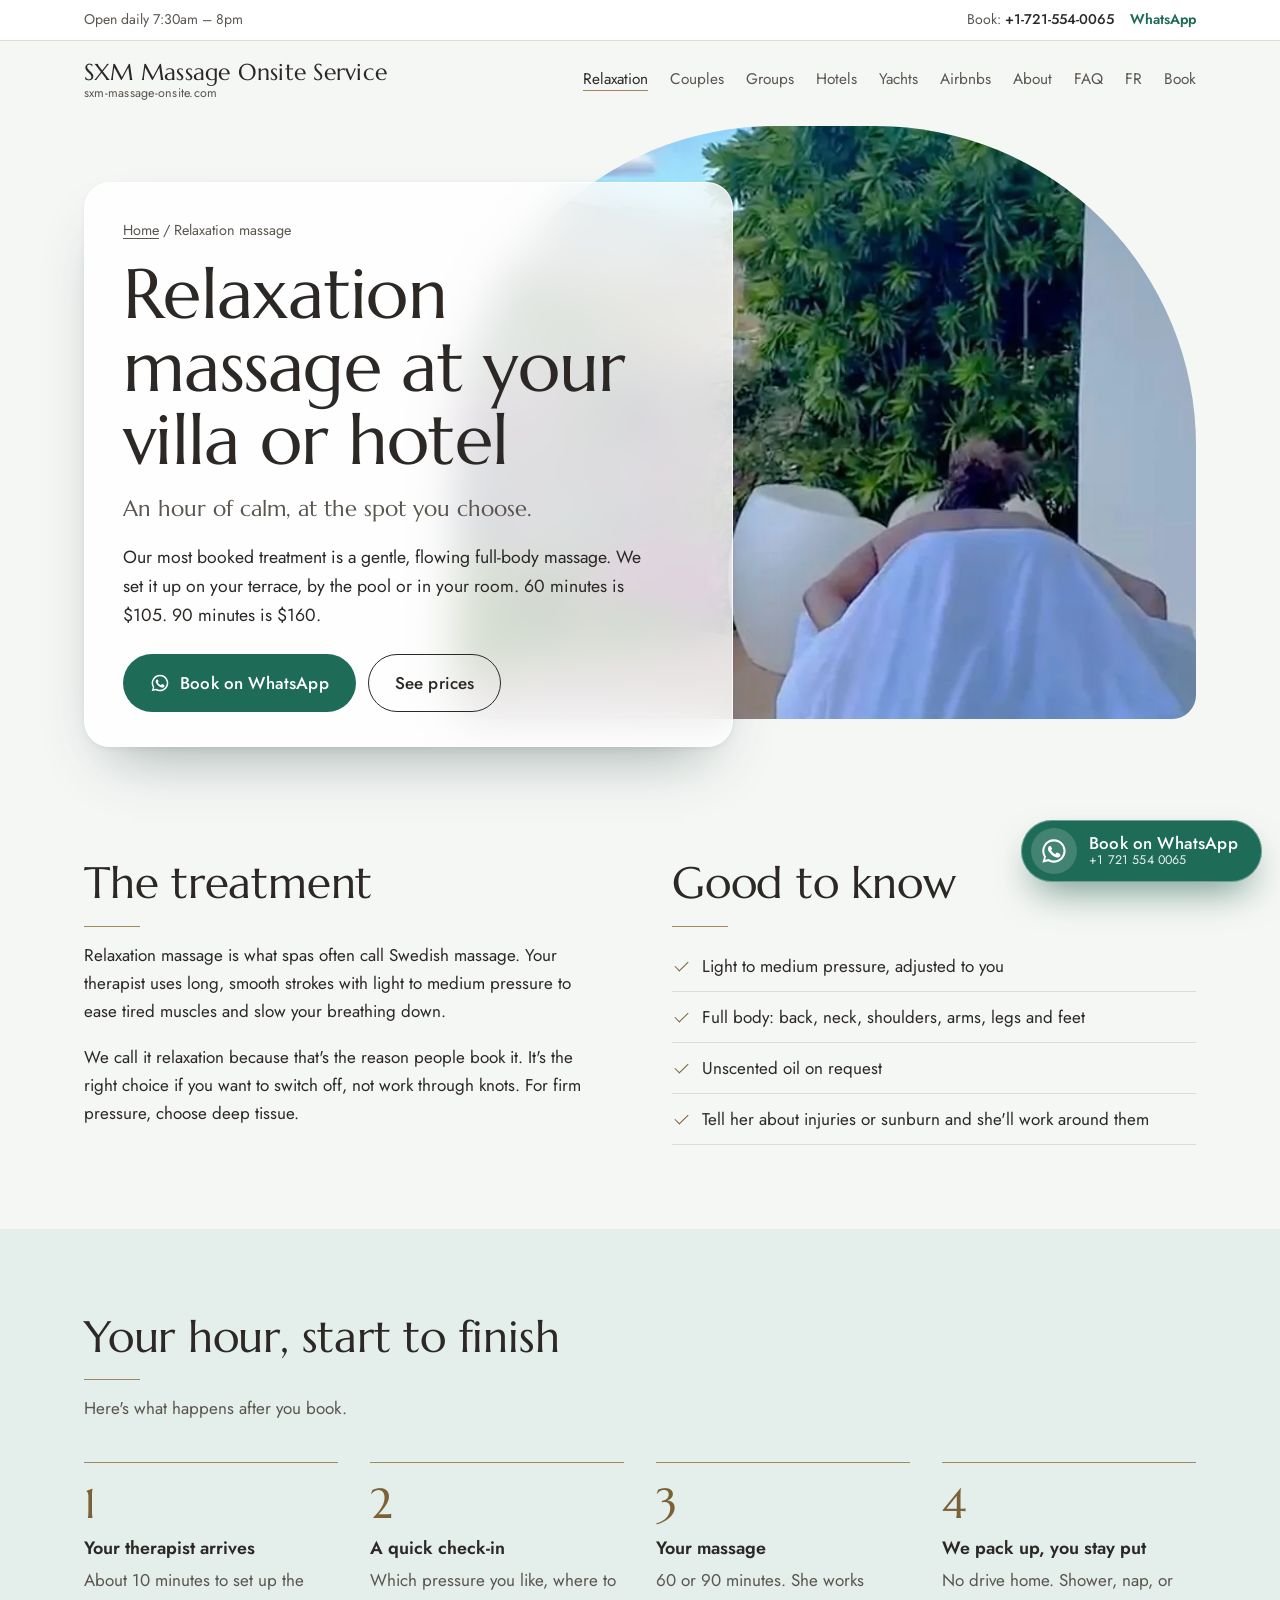
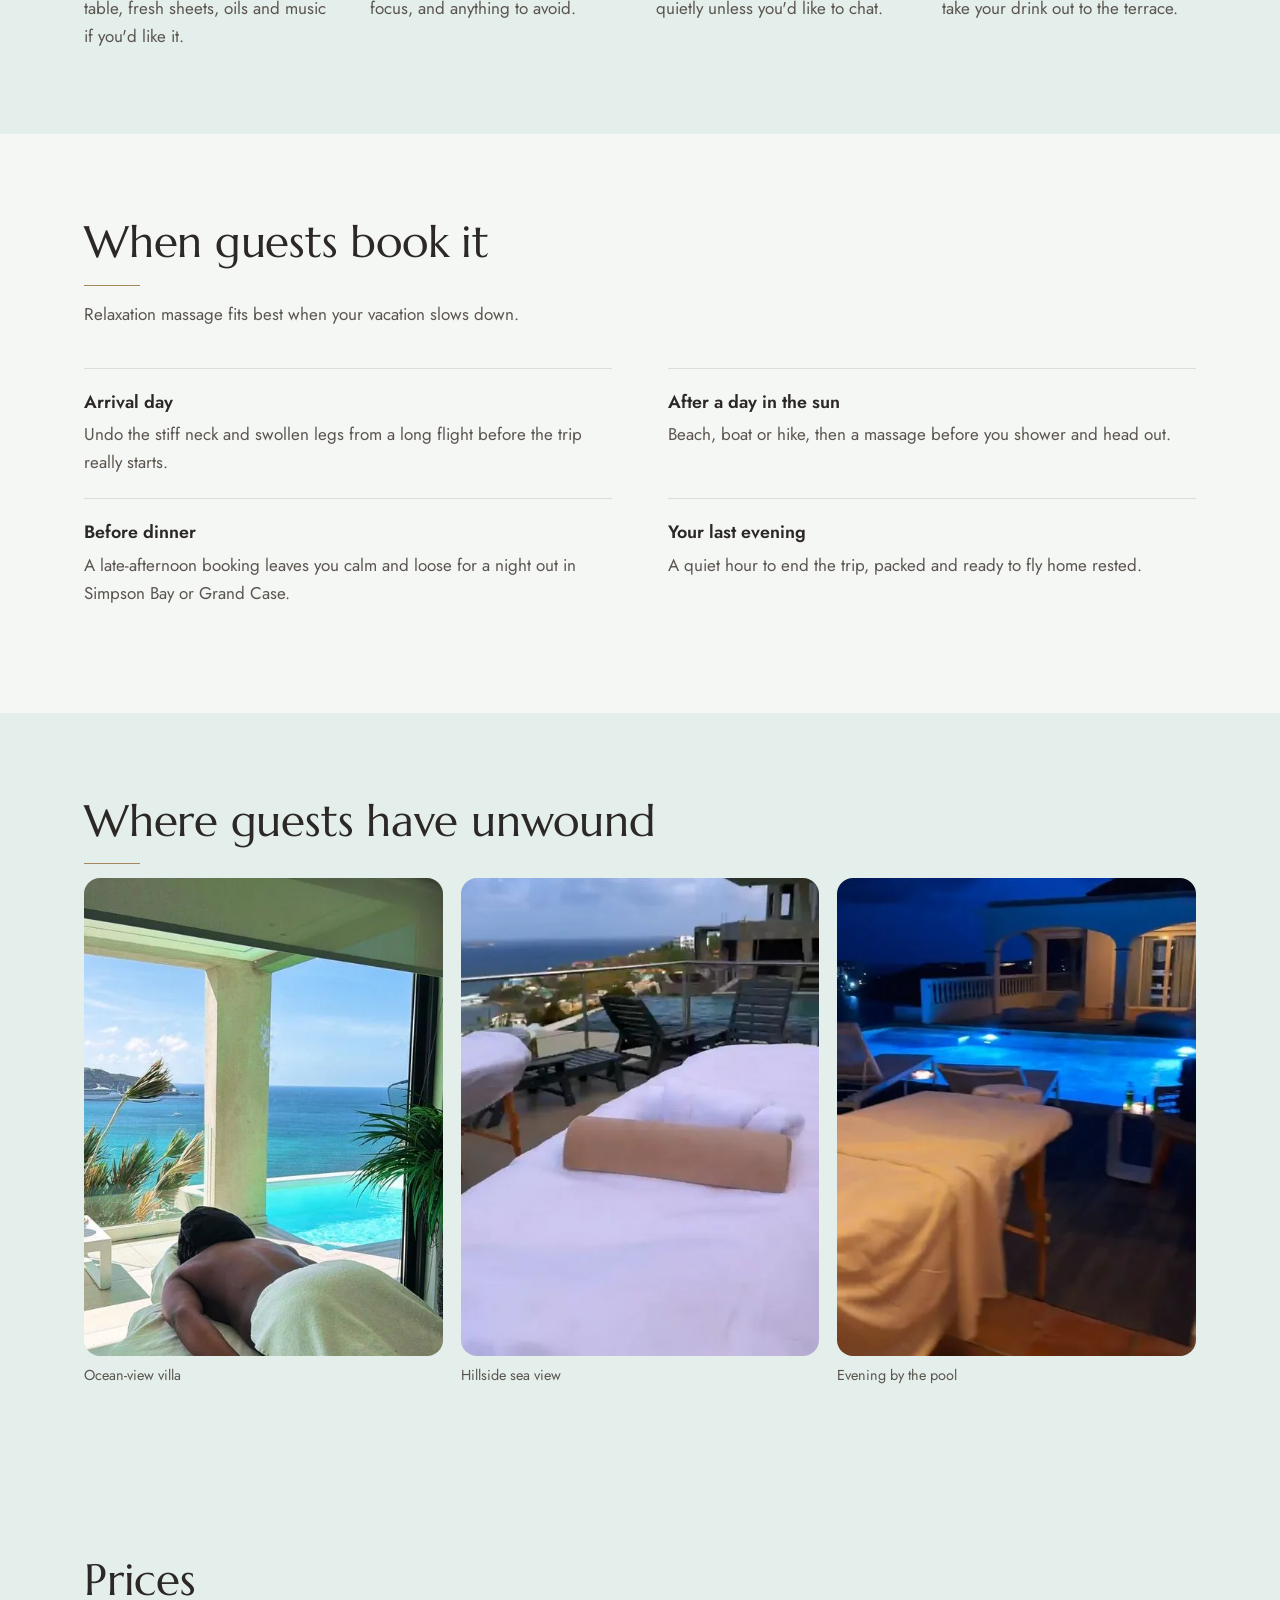
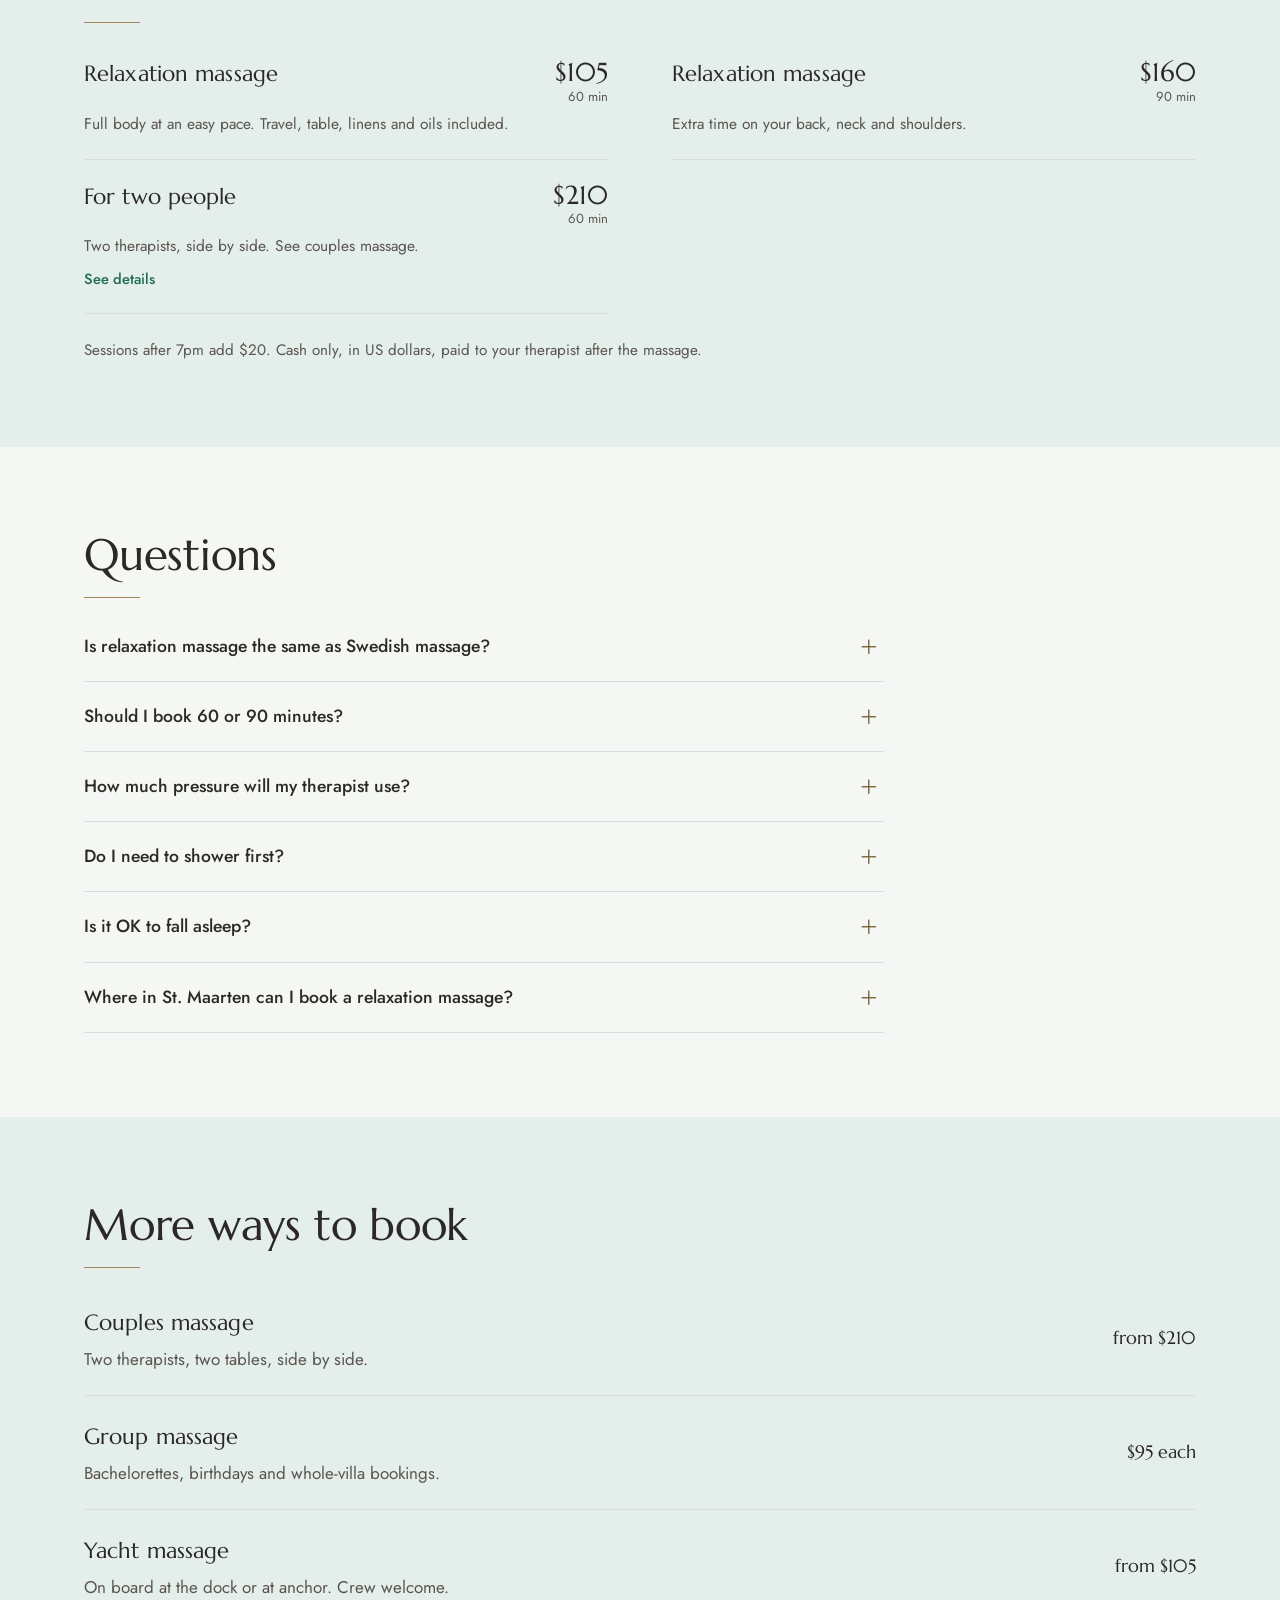
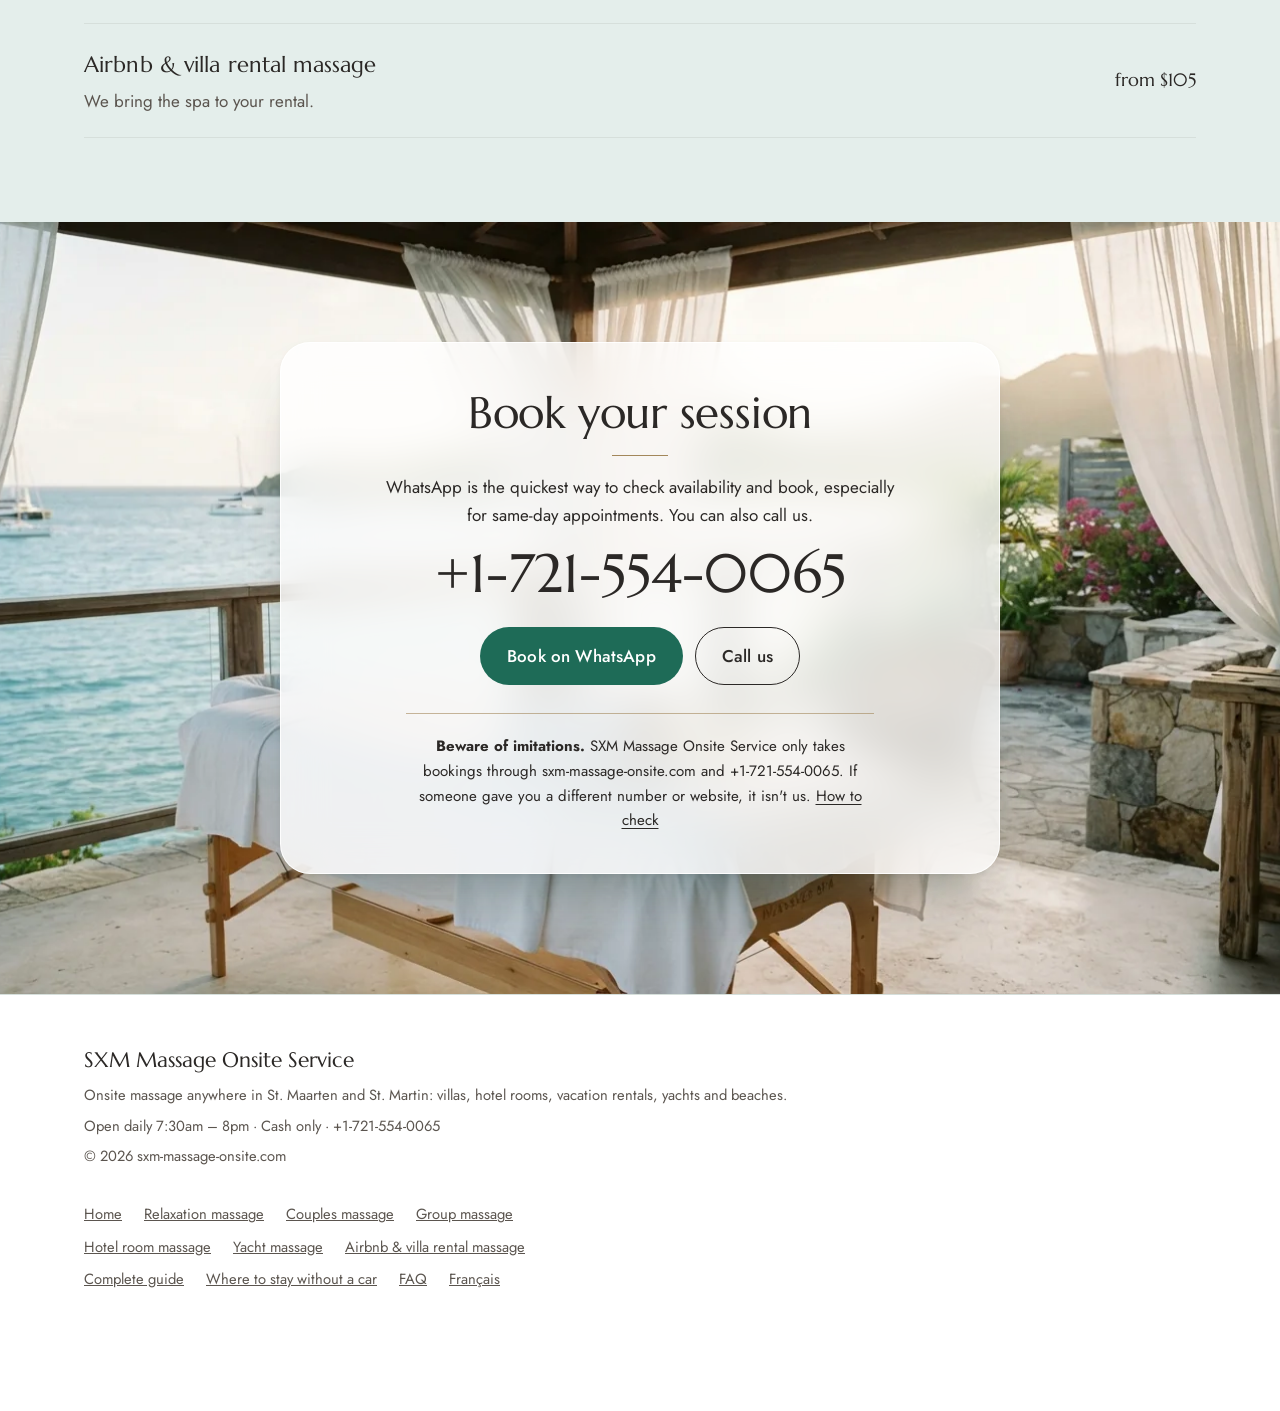
<file: relaxation-massage/index.html>
<!doctype html>
<html lang="en">
<head>
<meta charset="utf-8">
<meta name="viewport" content="width=device-width, initial-scale=1">
<!-- Google Analytics (skipped on localhost so testing doesn't count).
     Loads after the page is ready (first scroll/tap, or 2.5s after load) so it doesn't slow the first screen.
     A WhatsApp/call tap that happens before it has loaded waits up to ~1s so the click is still counted. -->
<script>
(function(){
  var h=location.hostname;
  if(!h||h==="localhost"||h==="127.0.0.1"||h.endsWith(".local")||h.endsWith(".test")) return;
  window.dataLayer=window.dataLayer||[];
  window.gtag=function(){dataLayer.push(arguments);};
  gtag("js",new Date()); gtag("config","G-8R6DB76BGK");
  var started=false, ready=false;
  function load(){ if(started) return; started=true;
    var s=document.createElement("script"); s.async=true; s.onload=function(){ready=true;};
    s.src="https://www.googletagmanager.com/gtag/js?id=G-8R6DB76BGK"; document.head.appendChild(s); }
  ["scroll","pointerdown","keydown","touchstart"].forEach(function(t){ addEventListener(t,load,{once:true,passive:true}); });
  addEventListener("load",function(){ setTimeout(load,2500); });
  document.addEventListener("click",function(e){
    var a=e.target.closest&&e.target.closest("a"); if(!a) return;
    var name, p={link_url:a.href}, txt=(a.textContent||"").trim().slice(0,60);
    if(a.href.indexOf("wa.me/")>-1){ name="whatsapp_click"; p.link_text=txt; }
    else if(a.href.indexOf("tel:")===0){ name="phone_call_click"; }
    if(!name) return;
    var sameTab=!a.target||a.target==="_self", plain=!(e.ctrlKey||e.metaKey||e.shiftKey||e.altKey||e.button);
    if(ready||!sameTab||!plain){ load(); gtag("event",name,p); return; }
    e.preventDefault(); load();
    var gone=false; function go(){ if(gone) return; gone=true; location.href=a.href; }
    p.event_callback=go; p.event_timeout=1000; gtag("event",name,p); setTimeout(go,1200);
  });
})();
</script>
<title>Relaxation Massage in St. Maarten, at Your Villa or Hotel</title>
<meta name="description" content="Relaxation massage in St. Maarten &amp; St. Martin at your villa, hotel room, Airbnb or yacht. Gentle full-body massage: 60 min $105, 90 min $160. Same day.">
<link rel="canonical" href="https://sxm-massage-onsite.com/relaxation-massage/">
<meta name="theme-color" content="#16302A">
<meta property="og:type" content="website">
<meta property="og:site_name" content="SXM Massage Onsite Service">
<meta property="og:title" content="Relaxation Massage in St. Maarten, at Your Villa or Hotel">
<meta property="og:description" content="Relaxation massage in St. Maarten &amp; St. Martin at your villa, hotel room, Airbnb or yacht. Gentle full-body massage: 60 min $105, 90 min $160. Same day.">
<meta property="og:url" content="https://sxm-massage-onsite.com/relaxation-massage/">
<meta property="og:image" content="https://sxm-massage-onsite.com/images/sxm-onsite-massage-share.jpg">
<meta property="og:image:width" content="1200">
<meta property="og:image:height" content="630">
<meta property="og:image:alt" content="SXM Massage Onsite Service: a full massage set up on site at your villa, hotel, Airbnb, yacht or beach in St. Maarten">
<meta name="twitter:card" content="summary_large_image">
<meta name="twitter:image" content="https://sxm-massage-onsite.com/images/sxm-onsite-massage-share.jpg">
<link rel="icon" href="../favicon.ico" sizes="any">
<link rel="icon" type="image/png" sizes="32x32" href="../favicon-32.png">
<link rel="apple-touch-icon" href="../apple-touch-icon.png">
<link rel="manifest" href="../site.webmanifest">
<link rel="preload" href="../fonts/marcellus-latin.woff2" as="font" type="font/woff2" crossorigin>
<link rel="preload" href="../fonts/jost-latin.woff2" as="font" type="font/woff2" crossorigin>
<link rel="stylesheet" href="../css/style.css?v=20261117e">
<script type="application/ld+json">
{
  "@context": "https://schema.org",
  "@type": "Service",
  "name": "Relaxation massage",
  "serviceType": "Relaxation massage",
  "description": "Gentle, full-body relaxation (Swedish) massage set up on site at villas, hotels, Airbnbs and yachts in St. Maarten / St. Martin.",
  "url": "https://sxm-massage-onsite.com/relaxation-massage/",
  "provider": {
    "@type": "HealthAndBeautyBusiness",
    "@id": "https://sxm-massage-onsite.com/#business",
    "name": "SXM Massage Onsite Service",
    "telephone": "+1-721-554-0065"
  },
  "areaServed": [
    {
      "@type": "Place",
      "name": "Sint Maarten"
    },
    {
      "@type": "Place",
      "name": "Saint-Martin"
    }
  ],
  "offers": [
    {
      "@type": "Offer",
      "name": "Relaxation massage, 60 min",
      "price": "105",
      "priceCurrency": "USD"
    },
    {
      "@type": "Offer",
      "name": "Relaxation massage, 90 min",
      "price": "160",
      "priceCurrency": "USD"
    }
  ]
}
</script>
<script type="application/ld+json">
{
  "@context": "https://schema.org",
  "@type": "BreadcrumbList",
  "itemListElement": [
    {
      "@type": "ListItem",
      "position": 1,
      "name": "Home",
      "item": "https://sxm-massage-onsite.com/"
    },
    {
      "@type": "ListItem",
      "position": 2,
      "name": "Relaxation massage",
      "item": "https://sxm-massage-onsite.com/relaxation-massage/"
    }
  ]
}
</script>
<script type="application/ld+json">
{
  "@context": "https://schema.org",
  "@type": "FAQPage",
  "mainEntity": [
    {
      "@type": "Question",
      "name": "Is relaxation massage the same as Swedish massage?",
      "acceptedAnswer": {
        "@type": "Answer",
        "text": "Yes. Spas often call it Swedish massage: long, smooth strokes with light to medium pressure. We call it relaxation massage because that's what people book it for."
      }
    },
    {
      "@type": "Question",
      "name": "Should I book 60 or 90 minutes?",
      "acceptedAnswer": {
        "@type": "Answer",
        "text": "60 minutes covers the full body at an easy pace. 90 minutes gives extra time on your back, neck and shoulders."
      }
    },
    {
      "@type": "Question",
      "name": "How much pressure will my therapist use?",
      "acceptedAnswer": {
        "@type": "Answer",
        "text": "Light to medium, and she'll check with you at the start. If you want firm pressure on knots, book deep tissue instead."
      }
    },
    {
      "@type": "Question",
      "name": "Do I need to shower first?",
      "acceptedAnswer": {
        "@type": "Answer",
        "text": "You don't have to, but rinsing off sand and sunscreen helps the oil glide. Tell your therapist if you have any sunburn so she can avoid it."
      }
    },
    {
      "@type": "Question",
      "name": "Is it OK to fall asleep?",
      "acceptedAnswer": {
        "@type": "Answer",
        "text": "Of course. Many guests do. Your therapist will wake you gently at the end and pack up quietly."
      }
    },
    {
      "@type": "Question",
      "name": "Where in St. Maarten can I book a relaxation massage?",
      "acceptedAnswer": {
        "@type": "Answer",
        "text": "Anywhere on the island. We come to villas, hotels, Airbnbs, yachts and beaches on the Dutch side in St. Maarten and the French side in St. Martin. Simpson Bay, Maho, Cupecoy, Philipsburg, Orient Bay and Grand Case are regular stops."
      }
    }
  ]
}
</script>
</head>
<body>
<div class="topbar">
  <div class="wrap">
    <span class="tb-hours">Open daily 7:30am – 8pm</span>
    <span class="tb-book">Book: <a class="tb-phone" href="tel:+17215540065"><span class="nw">+1-721-554-0065</span></a> <a class="tb-wa" href="https://wa.me/17215540065?text=Hi%2C%20I%27d%20like%20to%20book%20an%20onsite%20massage" rel="noopener">WhatsApp</a></span>
  </div>
</div>
<header class="wrap top">
  <a class="brand" href="../">SXM Massage Onsite Service<small>sxm-massage-onsite.com</small></a>
  <button class="menu-btn" type="button" aria-expanded="false" aria-controls="main-nav">Menu</button>
  <nav id="main-nav" aria-label="Main">
    <a href="../relaxation-massage/" aria-current="page">Relaxation</a>
    <a href="../couples-massage/">Couples</a>
    <a href="../group-massage/">Groups</a>
    <a href="../hotel-massage/">Hotels</a>
    <a href="../yacht-massage/">Yachts</a>
    <a href="../airbnb-massage/">Airbnbs</a>
    <a href="../#about">About</a>
    <a href="../faq/">FAQ</a>
    <a href="../fr/" hreflang="fr" lang="fr" title="Version française">FR</a>
    <a class="nav-m" href="../guide/">Complete guide</a>
    <a class="nav-m" href="../where-to-stay/">Where to stay</a>
    <a href="#book">Book</a>
  </nav>
</header>
<script>
(function(){
  var h=document.querySelector('header.top'), b=h&&h.querySelector('.menu-btn'); if(!b) return;
  function close(){ h.classList.remove('open'); b.setAttribute('aria-expanded','false'); }
  b.addEventListener('click',function(){ var o=h.classList.toggle('open'); b.setAttribute('aria-expanded',o?'true':'false'); });
  h.querySelectorAll('nav a').forEach(function(a){ a.addEventListener('click',close); });
  document.addEventListener('keydown',function(e){ if(e.key==='Escape'&&h.classList.contains('open')){ close(); b.focus(); } });
  document.addEventListener('click',function(e){ if(h.classList.contains('open')&&!h.contains(e.target)) close(); });
})();
</script>
<main>
<section class="hero sub">
  <div class="wrap hero-grid">
    <div>
      <p class="crumbs"><a href="../">Home</a> / Relaxation massage</p>
      <h1>Relaxation massage at your villa or hotel</h1>
      <p class="places">An hour of calm, at the spot you choose.</p>
      <p class="lede">Our most booked treatment is a gentle, flowing full-body massage. We set it up on your terrace, by the pool or in your room. 60 minutes is $105. 90 minutes is $160.</p>
      <div class="cta-row">
        <a class="btn btn-wa" href="https://wa.me/17215540065?text=Hi%2C%20I%27d%20like%20to%20book%20an%20onsite%20massage" rel="noopener"><svg viewBox="0 0 24 24" aria-hidden="true" fill="currentColor"><path d="M12 2a10 10 0 0 0-8.6 15.1L2 22l5-1.3A10 10 0 1 0 12 2zm0 18.2c-1.5 0-3-.4-4.3-1.2l-.3-.2-3 .8.8-2.9-.2-.3A8.2 8.2 0 1 1 12 20.2zm4.5-6.1c-.2-.1-1.5-.7-1.7-.8-.2-.1-.4-.1-.6.1l-.8 1c-.1.2-.3.2-.5.1a6.7 6.7 0 0 1-3.3-2.9c-.3-.4.2-.4.7-1.3.1-.2 0-.3 0-.4l-.8-1.8c-.2-.5-.4-.4-.6-.4h-.5a1 1 0 0 0-.7.3 3 3 0 0 0-.9 2.2 5.2 5.2 0 0 0 1.1 2.7 11.8 11.8 0 0 0 4.5 4c1.7.7 2.3.8 3.2.6.5-.1 1.5-.6 1.7-1.2.2-.6.2-1.1.2-1.2-.1-.1-.3-.2-.5-.3z"/></svg>Book on WhatsApp</a>
        <a class="btn btn-line" href="#prices">See prices</a>
      </div>
      
    </div>
    <div class="hero-photo"><img src="../images/relaxation-massage-villa-terrace-bougainvillea.webp" alt="Guest relaxing during a massage beside pink bougainvillea in St. Martin" width="720" height="1280" fetchpriority="high" decoding="async" style="object-position:center 70%"></div>
  </div>
</section>
<section>
  <div class="wrap two">
    <div class="prose">
      <h2>The treatment</h2>
      <p class="measure">Relaxation massage is what spas often call Swedish massage. Your therapist uses long, smooth strokes with light to medium pressure to ease tired muscles and slow your breathing down.</p>
      <p class="measure">We call it relaxation because that's the reason people book it. It's the right choice if you want to switch off, not work through knots. For firm pressure, choose deep tissue.</p>
    </div>
    <div>
      <h2>Good to know</h2>
      <ul class="ticks">
        <li>Light to medium pressure, adjusted to you</li>
        <li>Full body: back, neck, shoulders, arms, legs and feet</li>
        <li>Unscented oil on request</li>
        <li>Tell her about injuries or sunburn and she'll work around them</li>
      </ul>
    </div>
  </div>
</section>
<section class="dark">
  <div class="wrap">
    <h2>Your hour, start to finish</h2>
    <p class="intro measure">Here's what happens after you book.</p>
    <ol class="steps four">
      <li><h3>Your therapist arrives</h3><p>About 10 minutes to set up the table, fresh sheets, oils and music if you'd like it.</p></li>
      <li><h3>A quick check-in</h3><p>Which pressure you like, where to focus, and anything to avoid.</p></li>
      <li><h3>Your massage</h3><p>60 or 90 minutes. She works quietly unless you'd like to chat.</p></li>
      <li><h3>We pack up, you stay put</h3><p>No drive home. Shower, nap, or take your drink out to the terrace.</p></li>
    </ol>
  </div>
</section>
<section>
  <div class="wrap">
    <h2>When guests book it</h2>
    <p class="intro measure">Relaxation massage fits best when your vacation slows down.</p>
    <ul class="moments">
      <li><h3>Arrival day</h3><p>Undo the stiff neck and swollen legs from a long flight before the trip really starts.</p></li>
      <li><h3>After a day in the sun</h3><p>Beach, boat or hike, then a massage before you shower and head out.</p></li>
      <li><h3>Before dinner</h3><p>A late-afternoon booking leaves you calm and loose for a night out in Simpson Bay or Grand Case.</p></li>
      <li><h3>Your last evening</h3><p>A quiet hour to end the trip, packed and ready to fly home rested.</p></li>
    </ul>
  </div>
</section>
<section class="band">
  <div class="wrap">
    <h2>Where guests have unwound</h2>
    
    <ul class="gallery">
      <li><figure><a href="../images/ocean-view-villa-massage-st-maarten.webp" class="lb" data-caption="Ocean-view villa massage in St. Maarten"><img src="../images/ocean-view-villa-massage-st-maarten-tile.webp" alt="Guest having a massage beside an infinity pool with an ocean view" width="480" height="640" loading="lazy" decoding="async"></a><figcaption>Ocean-view villa</figcaption></figure></li>
      <li><figure><a href="../images/massage-table-ocean-view-terrace-st-maarten.webp" class="lb" data-caption="Massage table with an ocean view"><img src="../images/massage-table-ocean-view-terrace-st-maarten-tile.webp" alt="Massage table on a hillside terrace overlooking the sea" width="480" height="640" loading="lazy" decoding="async"></a><figcaption>Hillside sea view</figcaption></figure></li>
      <li><figure><a href="../images/evening-poolside-massage-villa-st-maarten.webp" class="lb" data-caption="Evening relaxation massage at a villa pool"><img src="../images/evening-poolside-massage-villa-st-maarten-tile.webp" alt="Massage table beside a lit villa pool in the evening" width="480" height="640" loading="lazy" decoding="async"></a><figcaption>Evening by the pool</figcaption></figure></li>
    </ul>
  </div>
</section>
<section id="prices" class="band">
  <div class="wrap">
    <h2>Prices</h2>
    
    <ul class="rate-cards">
      <li class="rate-card">
        <h3>Relaxation massage</h3>
        <p class="price">$105<span>60 min</span></p>
        <p class="note">Full body at an easy pace. Travel, table, linens and oils included.</p>
      </li>
      <li class="rate-card">
        <h3>Relaxation massage</h3>
        <p class="price">$160<span>90 min</span></p>
        <p class="note">Extra time on your back, neck and shoulders.</p>
      </li>
      <li class="rate-card linked">
        <h3><a href="../couples-massage/">For two people</a></h3>
        <p class="price">$210<span>60 min</span></p>
        <p class="note">Two therapists, side by side. See couples massage.</p><span class="more" aria-hidden="true">See details</span>
      </li>
    </ul>
    <p class="rate-foot">Sessions after 7pm add $20. Cash only, in US dollars, paid to your therapist after the massage.</p>
  </div>
</section>
<section id="faq" class="faq">
  <div class="wrap">
    <h2>Questions</h2>
    <div class="faq-list">
      <details>
        <summary>Is relaxation massage the same as Swedish massage?</summary>
        <p>Yes. Spas often call it Swedish massage: long, smooth strokes with light to medium pressure. We call it relaxation massage because that's what people book it for.</p>
      </details>
      <details>
        <summary>Should I book 60 or 90 minutes?</summary>
        <p>60 minutes covers the full body at an easy pace. 90 minutes gives extra time on your back, neck and shoulders.</p>
      </details>
      <details>
        <summary>How much pressure will my therapist use?</summary>
        <p>Light to medium, and she'll check with you at the start. If you want firm pressure on knots, book <a href="../#prices">deep tissue</a> instead.</p>
      </details>
      <details>
        <summary>Do I need to shower first?</summary>
        <p>You don't have to, but rinsing off sand and sunscreen helps the oil glide. Tell your therapist if you have any sunburn so she can avoid it.</p>
      </details>
      <details>
        <summary>Is it OK to fall asleep?</summary>
        <p>Of course. Many guests do. Your therapist will wake you gently at the end and pack up quietly.</p>
      </details>
      <details>
        <summary>Where in St. Maarten can I book a relaxation massage?</summary>
        <p>Anywhere on the island. We come to villas, hotels, Airbnbs, yachts and beaches on the Dutch side in St.&nbsp;Maarten and the French side in St.&nbsp;Martin. Simpson Bay, Maho, Cupecoy, Philipsburg, Orient Bay and Grand Case are regular stops. See <a href="../#areas">all the areas we visit</a>.</p>
      </details>
    </div>
  </div>
</section>
<section class="band">
  <div class="wrap">
    <h2>More ways to book</h2>
    <ul class="pages">
      <li><a href="../couples-massage/"><strong>Couples massage</strong><span>Two therapists, two tables, side by side.</span><em>from $210</em></a></li>
      <li><a href="../group-massage/"><strong>Group massage</strong><span>Bachelorettes, birthdays and whole-villa bookings.</span><em>$95 each</em></a></li>
      <li><a href="../yacht-massage/"><strong>Yacht massage</strong><span>On board at the dock or at anchor. Crew welcome.</span><em>from $105</em></a></li>
      <li><a href="../airbnb-massage/"><strong>Airbnb & villa rental massage</strong><span>We bring the spa to your rental.</span><em>from $105</em></a></li>
    </ul>
  </div>
</section>
<section id="book" class="dark book">
  <div class="wrap">
    <h2>Book your session</h2>
    <p>WhatsApp is the quickest way to check availability and book, especially for same-day appointments. You can also call us.</p>
    <a class="big-number" href="https://wa.me/17215540065"><span class="nw">+1-721-554-0065</span></a>
    <div class="cta-row">
      <a class="btn btn-wa" href="https://wa.me/17215540065?text=Hi%2C%20I%27d%20like%20to%20book%20an%20onsite%20massage" rel="noopener">Book on WhatsApp</a>
      <a class="btn btn-line" href="tel:+17215540065">Call us</a>
    </div>
    <p class="beware"><strong>Beware of imitations.</strong> SXM Massage Onsite Service only takes bookings through sxm-massage-onsite.com and <span class="nw">+1-721-554-0065</span>. If someone gave you a different number or website, it isn't us. <a href="../faq/#real">How to check</a></p>
  </div>
</section>
</main>

<footer>
  <div class="wrap cols">
    <div>
      <p><strong>SXM Massage Onsite Service</strong></p>
      <p>Onsite massage anywhere in St. Maarten and St. Martin: villas, hotel rooms, vacation rentals, yachts and beaches.</p>
      <p>Open daily 7:30am – 8pm · Cash only · <span class="nw">+1-721-554-0065</span></p>
      <p>© 2026 sxm-massage-onsite.com</p>
    </div>
    <nav aria-label="Services">
      <a href="../">Home</a>
      <a href="../relaxation-massage/">Relaxation massage</a>
      <a href="../couples-massage/">Couples massage</a>
      <a href="../group-massage/">Group massage</a>
      <a href="../hotel-massage/">Hotel room massage</a>
      <a href="../yacht-massage/">Yacht massage</a>
      <a href="../airbnb-massage/">Airbnb & villa rental massage</a>
      <a href="../guide/">Complete guide</a>
      <a href="../where-to-stay/">Where to stay without a car</a>
      <a href="../faq/">FAQ</a>
      <a href="../fr/" hreflang="fr" lang="fr">Français</a>
    </nav>
  </div>
</footer>

<a class="wa-float" href="https://wa.me/17215540065?text=Hi%2C%20I%27d%20like%20to%20book%20an%20onsite%20massage" rel="noopener"><span class="wa-icon" aria-hidden="true"><svg viewBox="0 0 24 24" aria-hidden="true" fill="currentColor"><path d="M12 2a10 10 0 0 0-8.6 15.1L2 22l5-1.3A10 10 0 1 0 12 2zm0 18.2c-1.5 0-3-.4-4.3-1.2l-.3-.2-3 .8.8-2.9-.2-.3A8.2 8.2 0 1 1 12 20.2zm4.5-6.1c-.2-.1-1.5-.7-1.7-.8-.2-.1-.4-.1-.6.1l-.8 1c-.1.2-.3.2-.5.1a6.7 6.7 0 0 1-3.3-2.9c-.3-.4.2-.4.7-1.3.1-.2 0-.3 0-.4l-.8-1.8c-.2-.5-.4-.4-.6-.4h-.5a1 1 0 0 0-.7.3 3 3 0 0 0-.9 2.2 5.2 5.2 0 0 0 1.1 2.7 11.8 11.8 0 0 0 4.5 4c1.7.7 2.3.8 3.2.6.5-.1 1.5-.6 1.7-1.2.2-.6.2-1.1.2-1.2-.1-.1-.3-.2-.5-.3z"/></svg></span><span class="wa-text">Book on WhatsApp<small>+1 721 554 0065</small></span></a>
<dialog class="lightbox" id="lightbox" aria-label="Photo">
  <button type="button" class="lb-close" aria-label="Close photo">&times;</button>
  <img alt="">
  <p class="lb-cap"></p>
</dialog>
<script>
(function(){
  var d=document.getElementById('lightbox'); if(!d||!d.showModal) return;
  var im=d.querySelector('img'), cap=d.querySelector('.lb-cap');
  document.querySelectorAll('a.lb').forEach(function(a){
    a.addEventListener('click',function(e){
      e.preventDefault(); var t=a.querySelector('img');
      im.src=a.href; im.alt=t.alt; cap.textContent=a.dataset.caption||''; d.showModal();
    });
  });
  d.querySelector('.lb-close').addEventListener('click',function(){d.close()});
  d.addEventListener('click',function(e){ if(e.target===d) d.close(); });
})();
</script>
</body>
</html>
</file>
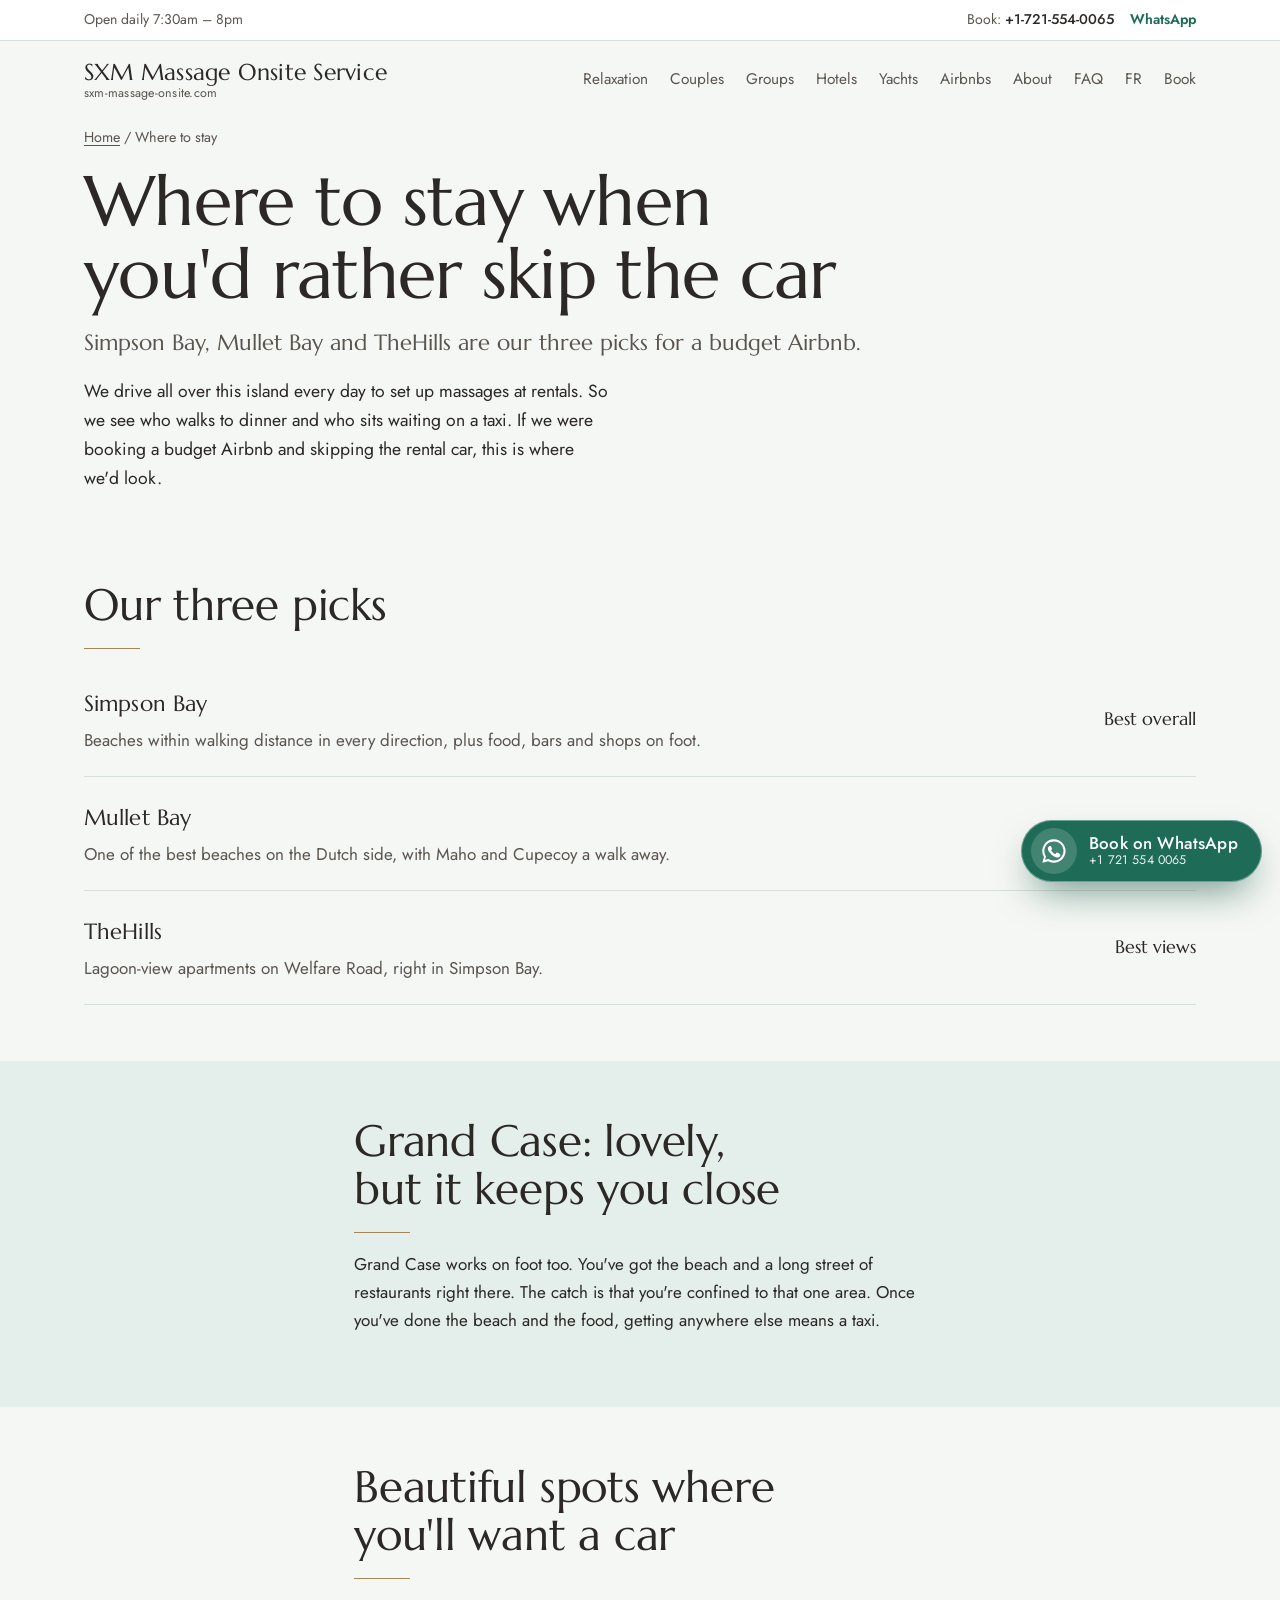
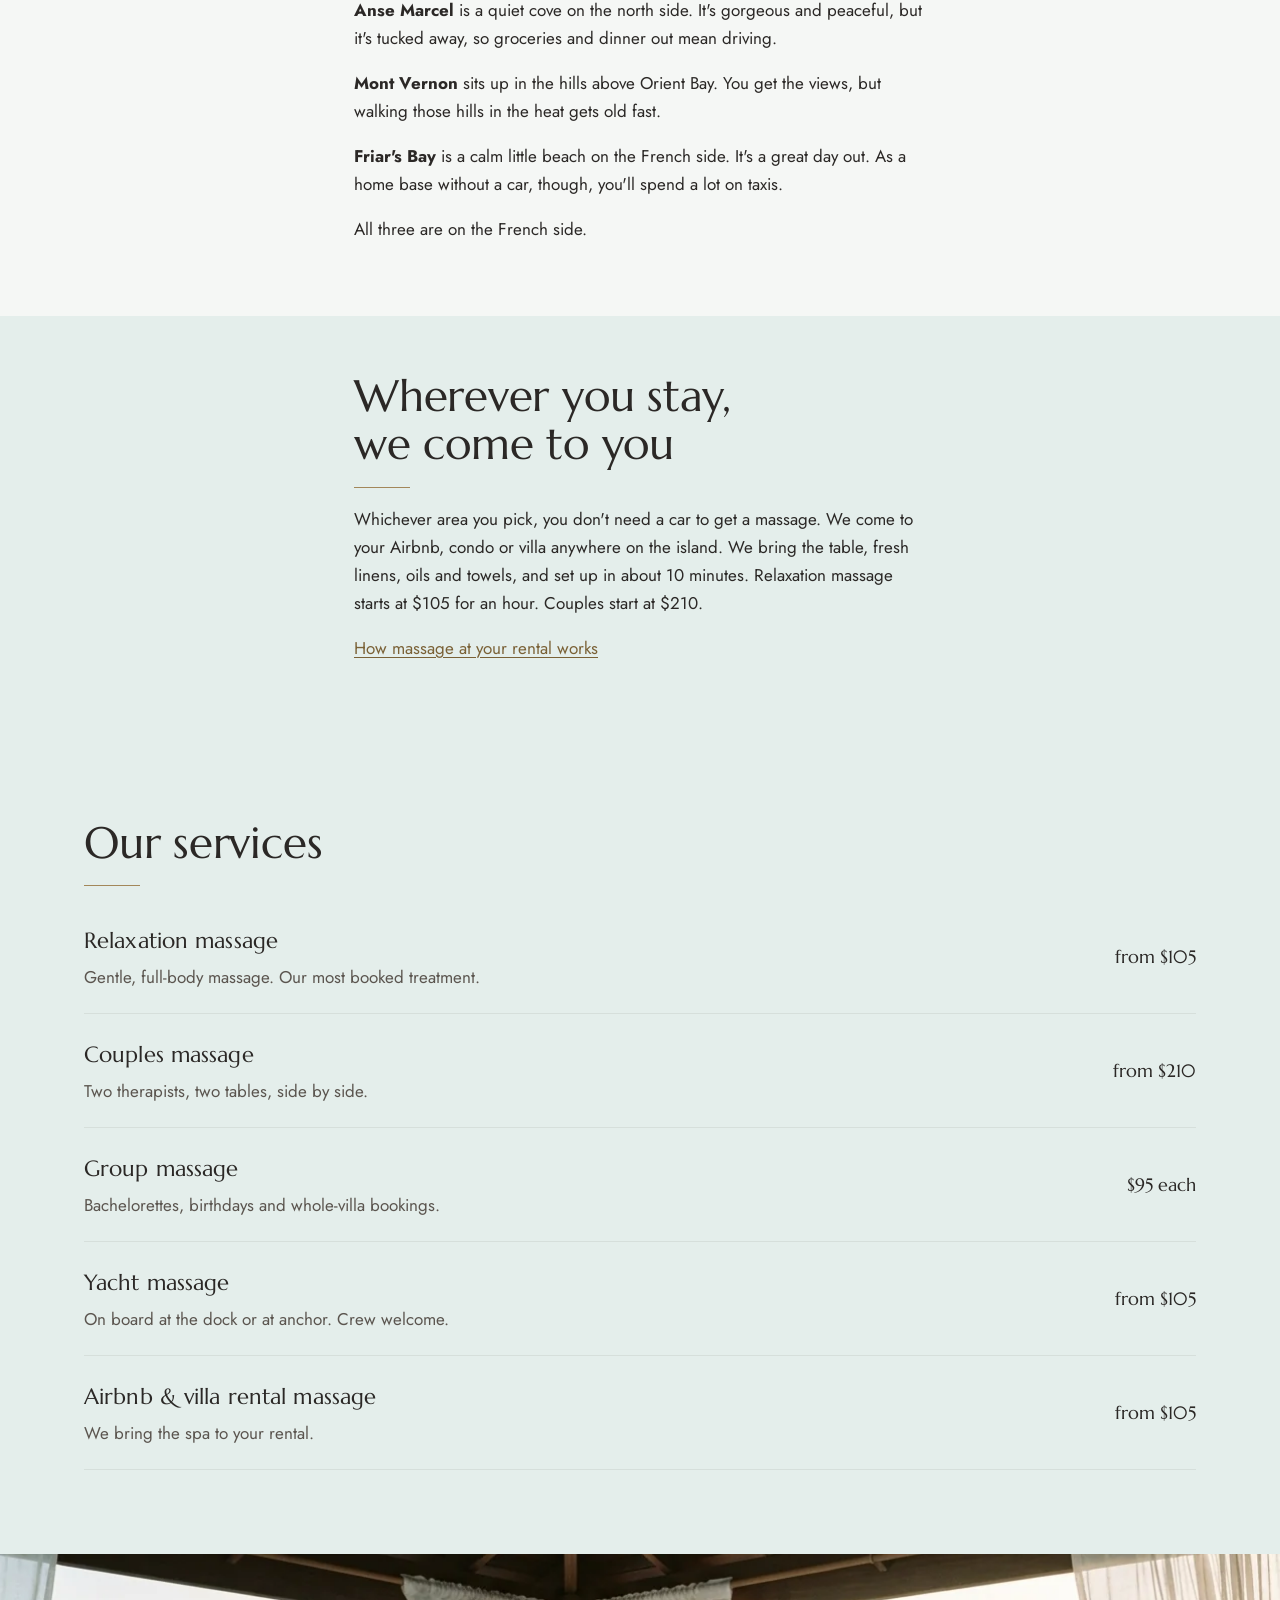
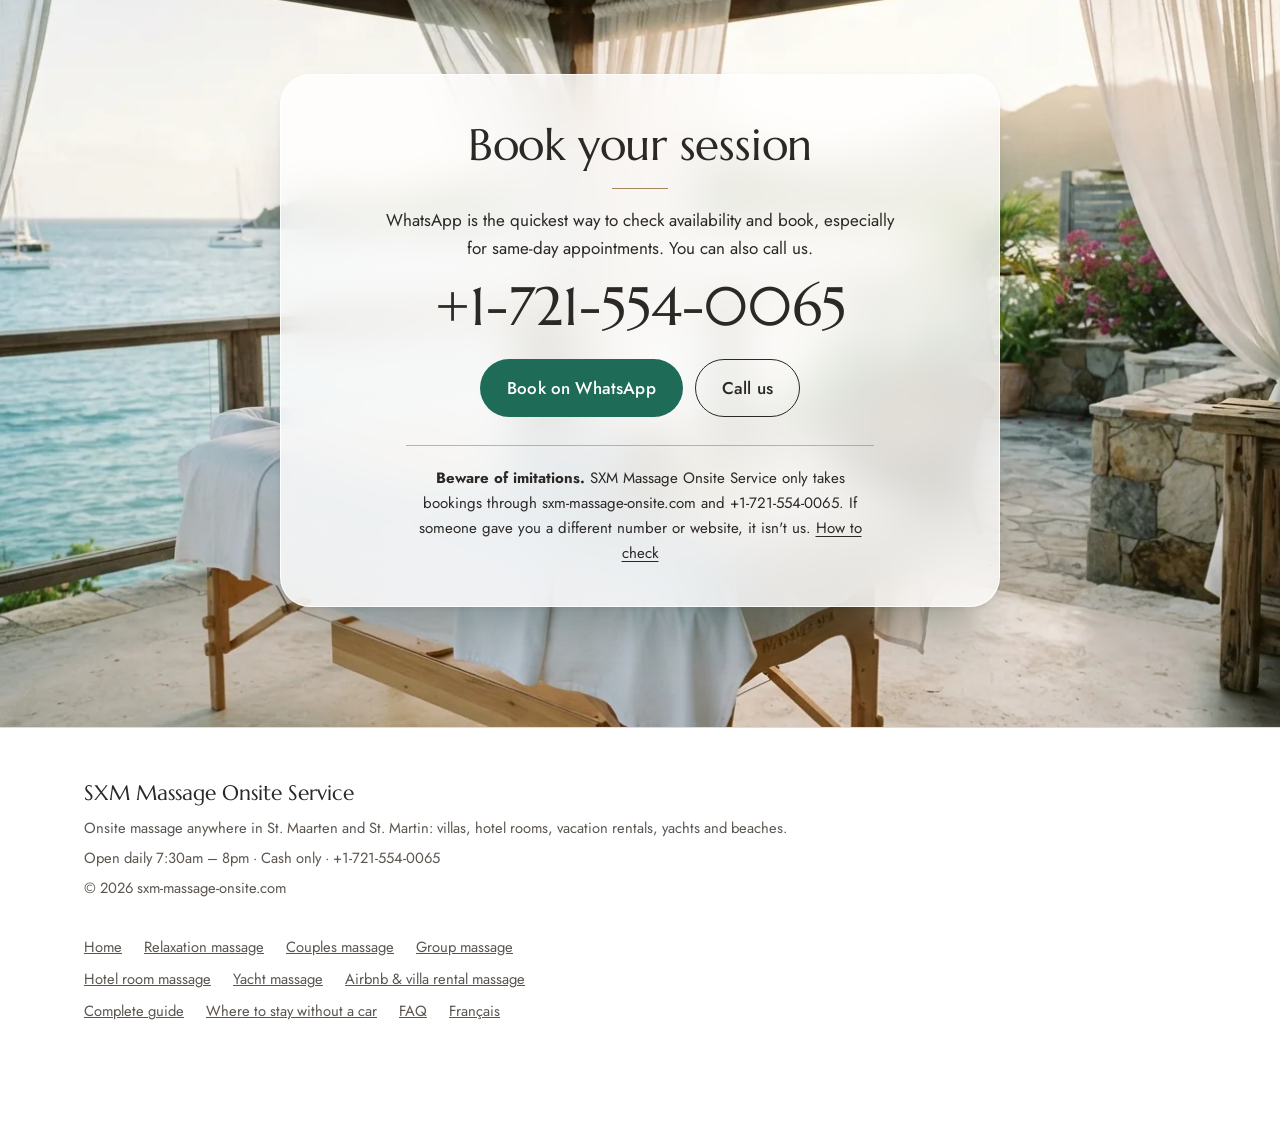
<file: where-to-stay/index.html>
<!doctype html>
<html lang="en">
<head>
<meta charset="utf-8">
<meta name="viewport" content="width=device-width, initial-scale=1">
<!-- Google Analytics (skipped on localhost so testing doesn't count).
     Loads after the page is ready (first scroll/tap, or 2.5s after load) so it doesn't slow the first screen.
     A WhatsApp/call tap that happens before it has loaded waits up to ~1s so the click is still counted. -->
<script>
(function(){
  var h=location.hostname;
  if(!h||h==="localhost"||h==="127.0.0.1"||h.endsWith(".local")||h.endsWith(".test")) return;
  window.dataLayer=window.dataLayer||[];
  window.gtag=function(){dataLayer.push(arguments);};
  gtag("js",new Date()); gtag("config","G-8R6DB76BGK");
  var started=false, ready=false;
  function load(){ if(started) return; started=true;
    var s=document.createElement("script"); s.async=true; s.onload=function(){ready=true;};
    s.src="https://www.googletagmanager.com/gtag/js?id=G-8R6DB76BGK"; document.head.appendChild(s); }
  ["scroll","pointerdown","keydown","touchstart"].forEach(function(t){ addEventListener(t,load,{once:true,passive:true}); });
  addEventListener("load",function(){ setTimeout(load,2500); });
  document.addEventListener("click",function(e){
    var a=e.target.closest&&e.target.closest("a"); if(!a) return;
    var name, p={link_url:a.href}, txt=(a.textContent||"").trim().slice(0,60);
    if(a.href.indexOf("wa.me/")>-1){ name="whatsapp_click"; p.link_text=txt; }
    else if(a.href.indexOf("tel:")===0){ name="phone_call_click"; }
    if(!name) return;
    var sameTab=!a.target||a.target==="_self", plain=!(e.ctrlKey||e.metaKey||e.shiftKey||e.altKey||e.button);
    if(ready||!sameTab||!plain){ load(); gtag("event",name,p); return; }
    e.preventDefault(); load();
    var gone=false; function go(){ if(gone) return; gone=true; location.href=a.href; }
    p.event_callback=go; p.event_timeout=1000; gtag("event",name,p); setTimeout(go,1200);
  });
})();
</script>
<title>Where to Stay in St. Maarten Without a Car: 3 Budget Areas</title>
<meta name="description" content="Skipping the rental car? Simpson Bay, Mullet Bay and TheHills let you walk to beaches and dinner. Plus the pretty areas where you will want a car.">
<link rel="canonical" href="https://sxm-massage-onsite.com/where-to-stay/">
<meta name="theme-color" content="#16302A">
<meta property="og:type" content="article">
<meta property="og:site_name" content="SXM Massage Onsite Service">
<meta property="og:title" content="Where to Stay in St. Maarten Without a Car: 3 Budget Areas">
<meta property="og:description" content="Skipping the rental car? Simpson Bay, Mullet Bay and TheHills let you walk to beaches and dinner. Plus the pretty areas where you will want a car.">
<meta property="og:url" content="https://sxm-massage-onsite.com/where-to-stay/">
<meta property="og:image" content="https://sxm-massage-onsite.com/images/sxm-onsite-massage-share.jpg">
<meta property="og:image:width" content="1200">
<meta property="og:image:height" content="630">
<meta property="og:image:alt" content="Massage set up at a vacation rental in St. Maarten">
<meta name="twitter:card" content="summary_large_image">
<meta name="twitter:image" content="https://sxm-massage-onsite.com/images/sxm-onsite-massage-share.jpg">
<link rel="icon" href="../favicon.ico" sizes="any">
<link rel="icon" type="image/png" sizes="32x32" href="../favicon-32.png">
<link rel="apple-touch-icon" href="../apple-touch-icon.png">
<link rel="manifest" href="../site.webmanifest">
<link rel="preload" href="../fonts/marcellus-latin.woff2" as="font" type="font/woff2" crossorigin>
<link rel="preload" href="../fonts/jost-latin.woff2" as="font" type="font/woff2" crossorigin>
<link rel="stylesheet" href="../css/style.css?v=20261117e">
<script type="application/ld+json">
{
  "@context": "https://schema.org",
  "@type": "BreadcrumbList",
  "itemListElement": [
    {
      "@type": "ListItem",
      "position": 1,
      "name": "Home",
      "item": "https://sxm-massage-onsite.com/"
    },
    {
      "@type": "ListItem",
      "position": 2,
      "name": "Where to stay",
      "item": "https://sxm-massage-onsite.com/where-to-stay/"
    }
  ]
}
</script>
<script type="application/ld+json">
{
  "@context": "https://schema.org",
  "@type": "Article",
  "headline": "Where to Stay in St. Maarten Without a Car: 3 Budget Areas",
  "description": "Skipping the rental car? Simpson Bay, Mullet Bay and TheHills let you walk to beaches and dinner. Plus the pretty areas where you will want a car.",
  "url": "https://sxm-massage-onsite.com/where-to-stay/",
  "datePublished": "2026-11-17",
  "dateModified": "2026-11-17",
  "inLanguage": "en",
  "author": {
    "@type": "Organization",
    "name": "SXM Massage Onsite Service",
    "url": "https://sxm-massage-onsite.com/"
  },
  "publisher": {
    "@id": "https://sxm-massage-onsite.com/#business"
  }
}
</script>
</head>
<body>
<div class="topbar">
  <div class="wrap">
    <span class="tb-hours">Open daily 7:30am – 8pm</span>
    <span class="tb-book">Book: <a class="tb-phone" href="tel:+17215540065"><span class="nw">+1-721-554-0065</span></a> <a class="tb-wa" href="https://wa.me/17215540065?text=Hi%2C%20I%27d%20like%20to%20book%20an%20onsite%20massage" rel="noopener">WhatsApp</a></span>
  </div>
</div>
<header class="wrap top">
  <a class="brand" href="../">SXM Massage Onsite Service<small>sxm-massage-onsite.com</small></a>
  <button class="menu-btn" type="button" aria-expanded="false" aria-controls="main-nav">Menu</button>
  <nav id="main-nav" aria-label="Main">
    <a href="../relaxation-massage/">Relaxation</a>
    <a href="../couples-massage/">Couples</a>
    <a href="../group-massage/">Groups</a>
    <a href="../hotel-massage/">Hotels</a>
    <a href="../yacht-massage/">Yachts</a>
    <a href="../airbnb-massage/">Airbnbs</a>
    <a href="../#about">About</a>
    <a href="../faq/">FAQ</a>
    <a href="../fr/" hreflang="fr" lang="fr" title="Version française">FR</a>
    <a class="nav-m" href="../guide/">Complete guide</a>
    <a class="nav-m" href="../where-to-stay/">Where to stay</a>
    <a href="#book">Book</a>
  </nav>
</header>
<script>
(function(){
  var h=document.querySelector('header.top'), b=h&&h.querySelector('.menu-btn'); if(!b) return;
  function close(){ h.classList.remove('open'); b.setAttribute('aria-expanded','false'); }
  b.addEventListener('click',function(){ var o=h.classList.toggle('open'); b.setAttribute('aria-expanded',o?'true':'false'); });
  h.querySelectorAll('nav a').forEach(function(a){ a.addEventListener('click',close); });
  document.addEventListener('keydown',function(e){ if(e.key==='Escape'&&h.classList.contains('open')){ close(); b.focus(); } });
  document.addEventListener('click',function(e){ if(h.classList.contains('open')&&!h.contains(e.target)) close(); });
})();
</script>
<main>
<section class="hero sub" style="padding-bottom:24px">
  <div class="wrap">
    <p class="crumbs"><a href="../">Home</a> / Where to stay</p>
    <h1>Where to stay when you'd rather skip the car</h1>
    <p class="places">Simpson Bay, Mullet Bay and TheHills are our three picks for a budget Airbnb.</p>
    <p class="lede">We drive all over this island every day to set up massages at rentals. So we see who walks to dinner and who sits waiting on a taxi. If we were booking a budget Airbnb and skipping the rental car, this is where we'd look.</p>
  </div>
</section>
<!-- PHOTOS: add area photos here when they arrive -->
<section style="padding:40px 0 56px">
  <div class="wrap">
    <h2>Our three picks</h2>
    <ul class="pages">
      <li><a href="../where-to-stay/simpson-bay/"><strong>Simpson Bay</strong><span>Beaches within walking distance in every direction, plus food, bars and shops on foot.</span><em>Best overall</em></a></li>
      <li><a href="../where-to-stay/mullet-bay/"><strong>Mullet Bay</strong><span>One of the best beaches on the Dutch side, with Maho and Cupecoy a walk away.</span><em>Best beach</em></a></li>
      <li><a href="../where-to-stay/thehills/"><strong>TheHills</strong><span>Lagoon-view apartments on Welfare Road, right in Simpson Bay.</span><em>Best views</em></a></li>
    </ul>
  </div>
</section>
<section class="band" style="padding:56px 0">
  <div class="wrap measure">
    <h2>Grand Case: lovely, but it keeps you close</h2>
    <p>Grand Case works on foot too. You've got the beach and a long street of restaurants right there. The catch is that you're confined to that one area. Once you've done the beach and the food, getting anywhere else means a taxi.</p>
  </div>
</section>
<section style="padding:56px 0">
  <div class="wrap measure">
    <h2>Beautiful spots where you'll want a car</h2>
    <p><strong>Anse Marcel</strong> is a quiet cove on the north side. It's gorgeous and peaceful, but it's tucked away, so groceries and dinner out mean driving.</p>
    <p><strong>Mont Vernon</strong> sits up in the hills above Orient Bay. You get the views, but walking those hills in the heat gets old fast.</p>
    <p><strong>Friar's Bay</strong> is a calm little beach on the French side. It's a great day out. As a home base without a car, though, you'll spend a lot on taxis.</p>
    <p>All three are on the French side.</p>
  </div>
</section>
<section class="band" style="padding:56px 0">
  <div class="wrap measure">
    <h2>Wherever you stay, we come to you</h2>
    <p>Whichever area you pick, you don't need a car to get a massage. We come to your Airbnb, condo or villa anywhere on the island. We bring the table, fresh linens, oils and towels, and set up in about 10 minutes. Relaxation massage starts at $105 for an hour. Couples start at $210.</p>
    <p><a href="../airbnb-massage/">How massage at your rental works</a></p>
  </div>
</section>
<section class="band">
  <div class="wrap">
    <h2>Our services</h2>
    <ul class="pages">
      <li><a href="../relaxation-massage/"><strong>Relaxation massage</strong><span>Gentle, full-body massage. Our most booked treatment.</span><em>from $105</em></a></li>
      <li><a href="../couples-massage/"><strong>Couples massage</strong><span>Two therapists, two tables, side by side.</span><em>from $210</em></a></li>
      <li><a href="../group-massage/"><strong>Group massage</strong><span>Bachelorettes, birthdays and whole-villa bookings.</span><em>$95 each</em></a></li>
      <li><a href="../yacht-massage/"><strong>Yacht massage</strong><span>On board at the dock or at anchor. Crew welcome.</span><em>from $105</em></a></li>
      <li><a href="../airbnb-massage/"><strong>Airbnb & villa rental massage</strong><span>We bring the spa to your rental.</span><em>from $105</em></a></li>
    </ul>
  </div>
</section>
<section id="book" class="dark book">
  <div class="wrap">
    <h2>Book your session</h2>
    <p>WhatsApp is the quickest way to check availability and book, especially for same-day appointments. You can also call us.</p>
    <a class="big-number" href="https://wa.me/17215540065"><span class="nw">+1-721-554-0065</span></a>
    <div class="cta-row">
      <a class="btn btn-wa" href="https://wa.me/17215540065?text=Hi%2C%20I%27d%20like%20to%20book%20an%20onsite%20massage" rel="noopener">Book on WhatsApp</a>
      <a class="btn btn-line" href="tel:+17215540065">Call us</a>
    </div>
    <p class="beware"><strong>Beware of imitations.</strong> SXM Massage Onsite Service only takes bookings through sxm-massage-onsite.com and <span class="nw">+1-721-554-0065</span>. If someone gave you a different number or website, it isn't us. <a href="../faq/#real">How to check</a></p>
  </div>
</section>
</main>

<footer>
  <div class="wrap cols">
    <div>
      <p><strong>SXM Massage Onsite Service</strong></p>
      <p>Onsite massage anywhere in St. Maarten and St. Martin: villas, hotel rooms, vacation rentals, yachts and beaches.</p>
      <p>Open daily 7:30am – 8pm · Cash only · <span class="nw">+1-721-554-0065</span></p>
      <p>© 2026 sxm-massage-onsite.com</p>
    </div>
    <nav aria-label="Services">
      <a href="../">Home</a>
      <a href="../relaxation-massage/">Relaxation massage</a>
      <a href="../couples-massage/">Couples massage</a>
      <a href="../group-massage/">Group massage</a>
      <a href="../hotel-massage/">Hotel room massage</a>
      <a href="../yacht-massage/">Yacht massage</a>
      <a href="../airbnb-massage/">Airbnb & villa rental massage</a>
      <a href="../guide/">Complete guide</a>
      <a href="../where-to-stay/">Where to stay without a car</a>
      <a href="../faq/">FAQ</a>
      <a href="../fr/" hreflang="fr" lang="fr">Français</a>
    </nav>
  </div>
</footer>

<a class="wa-float" href="https://wa.me/17215540065?text=Hi%2C%20I%27d%20like%20to%20book%20an%20onsite%20massage" rel="noopener"><span class="wa-icon" aria-hidden="true"><svg viewBox="0 0 24 24" aria-hidden="true" fill="currentColor"><path d="M12 2a10 10 0 0 0-8.6 15.1L2 22l5-1.3A10 10 0 1 0 12 2zm0 18.2c-1.5 0-3-.4-4.3-1.2l-.3-.2-3 .8.8-2.9-.2-.3A8.2 8.2 0 1 1 12 20.2zm4.5-6.1c-.2-.1-1.5-.7-1.7-.8-.2-.1-.4-.1-.6.1l-.8 1c-.1.2-.3.2-.5.1a6.7 6.7 0 0 1-3.3-2.9c-.3-.4.2-.4.7-1.3.1-.2 0-.3 0-.4l-.8-1.8c-.2-.5-.4-.4-.6-.4h-.5a1 1 0 0 0-.7.3 3 3 0 0 0-.9 2.2 5.2 5.2 0 0 0 1.1 2.7 11.8 11.8 0 0 0 4.5 4c1.7.7 2.3.8 3.2.6.5-.1 1.5-.6 1.7-1.2.2-.6.2-1.1.2-1.2-.1-.1-.3-.2-.5-.3z"/></svg></span><span class="wa-text">Book on WhatsApp<small>+1 721 554 0065</small></span></a>
</body>
</html>
</file>
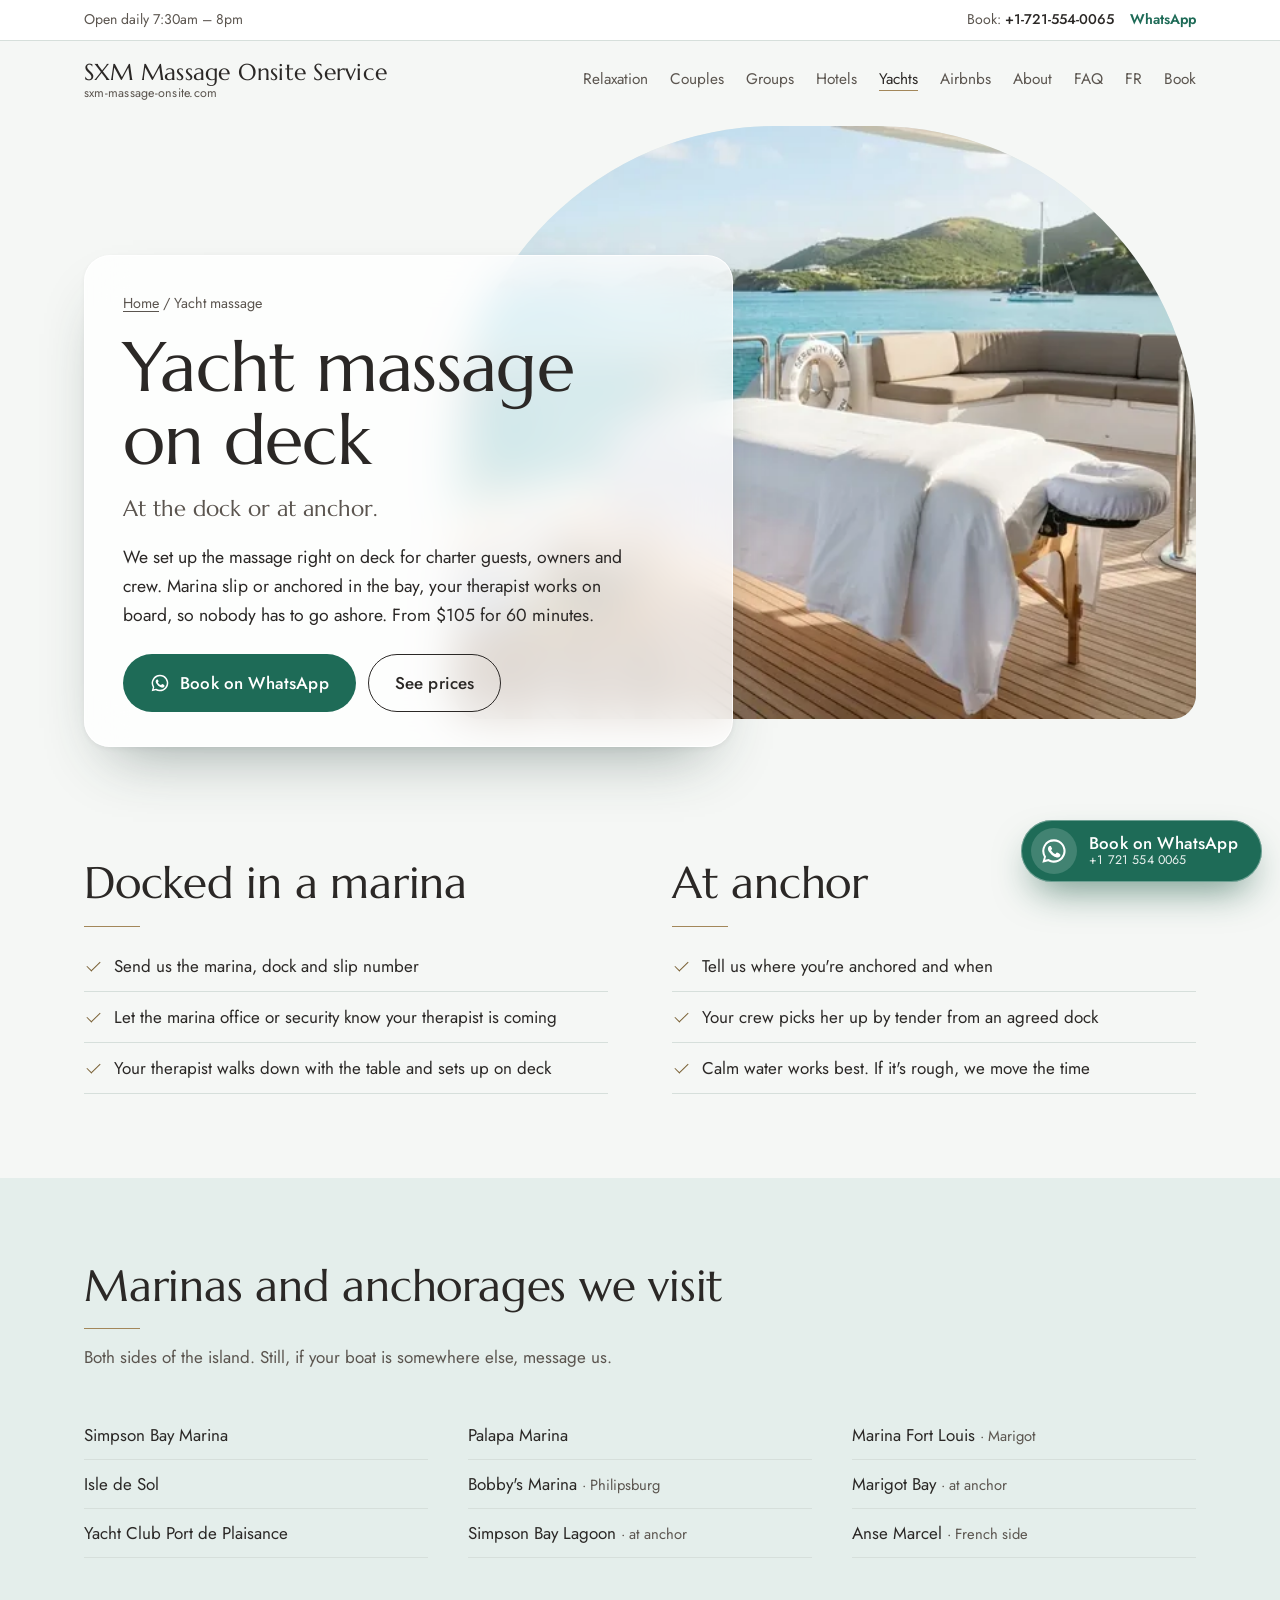
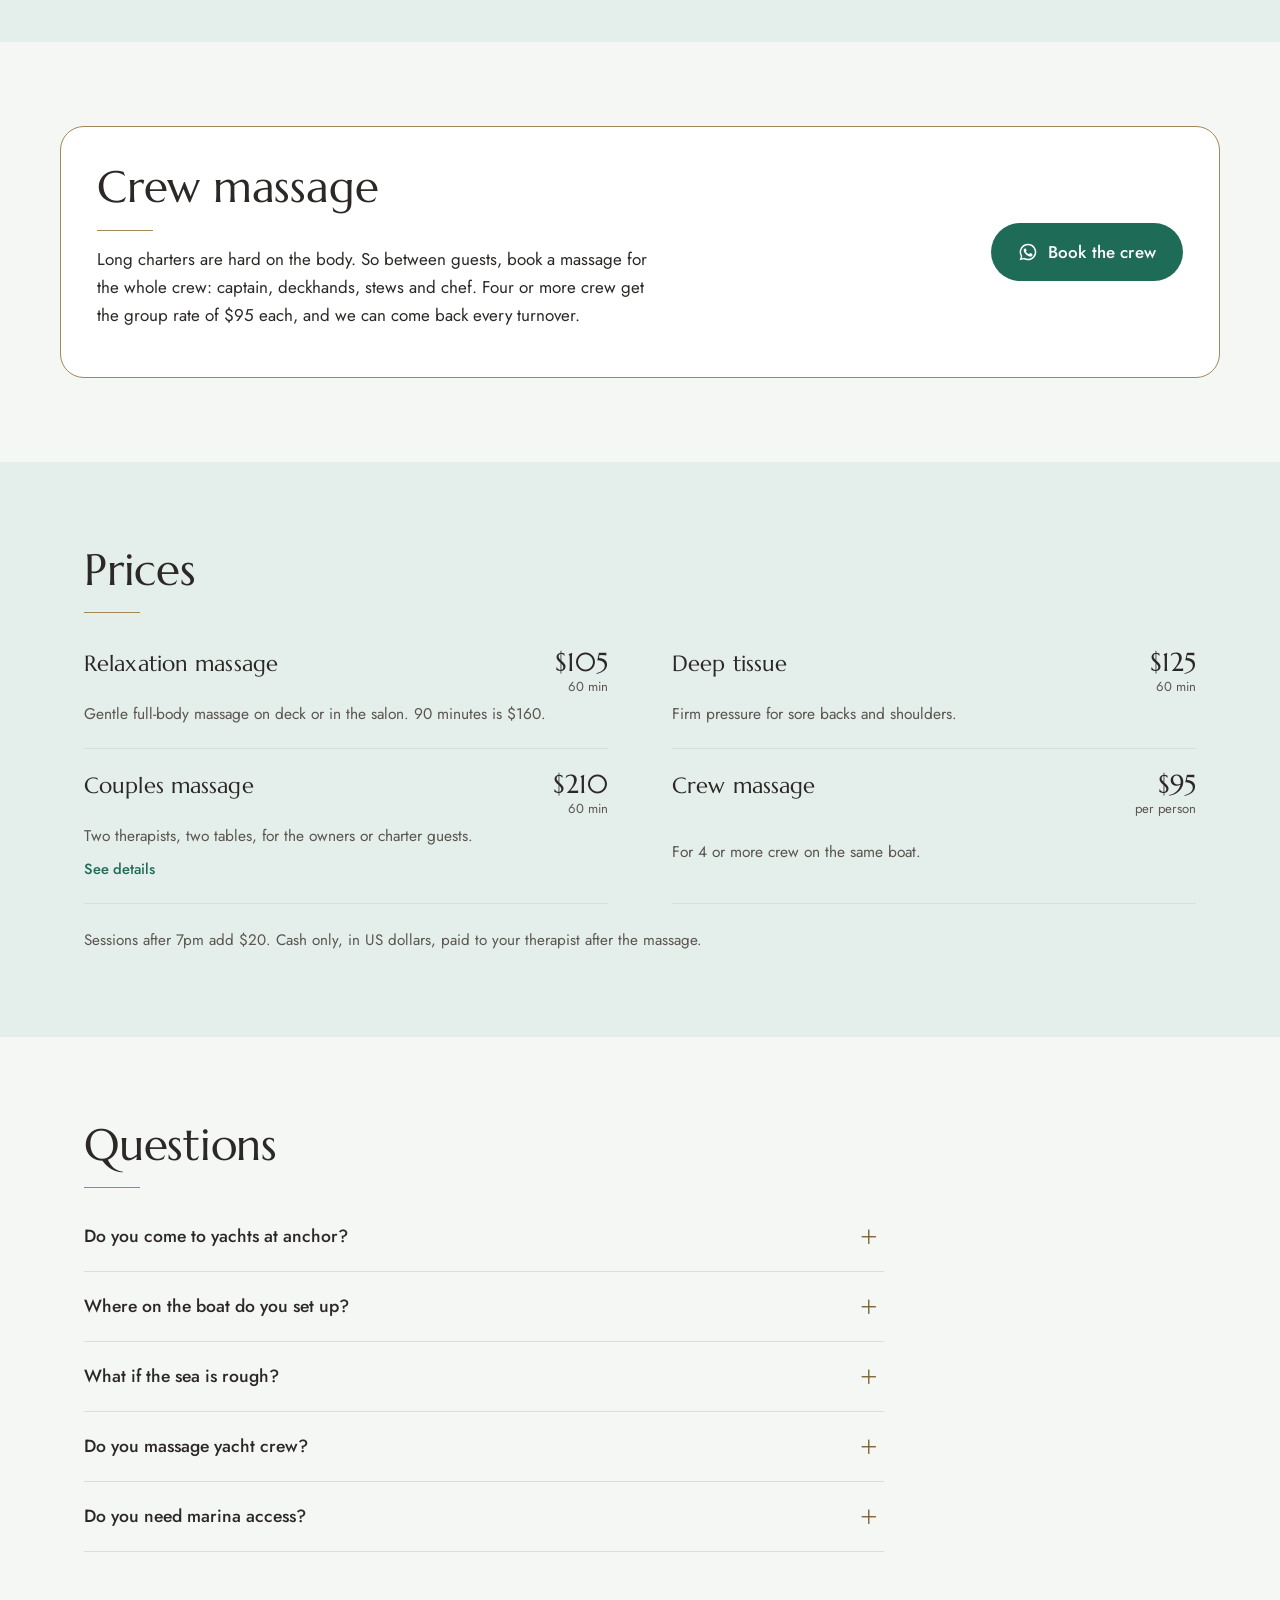
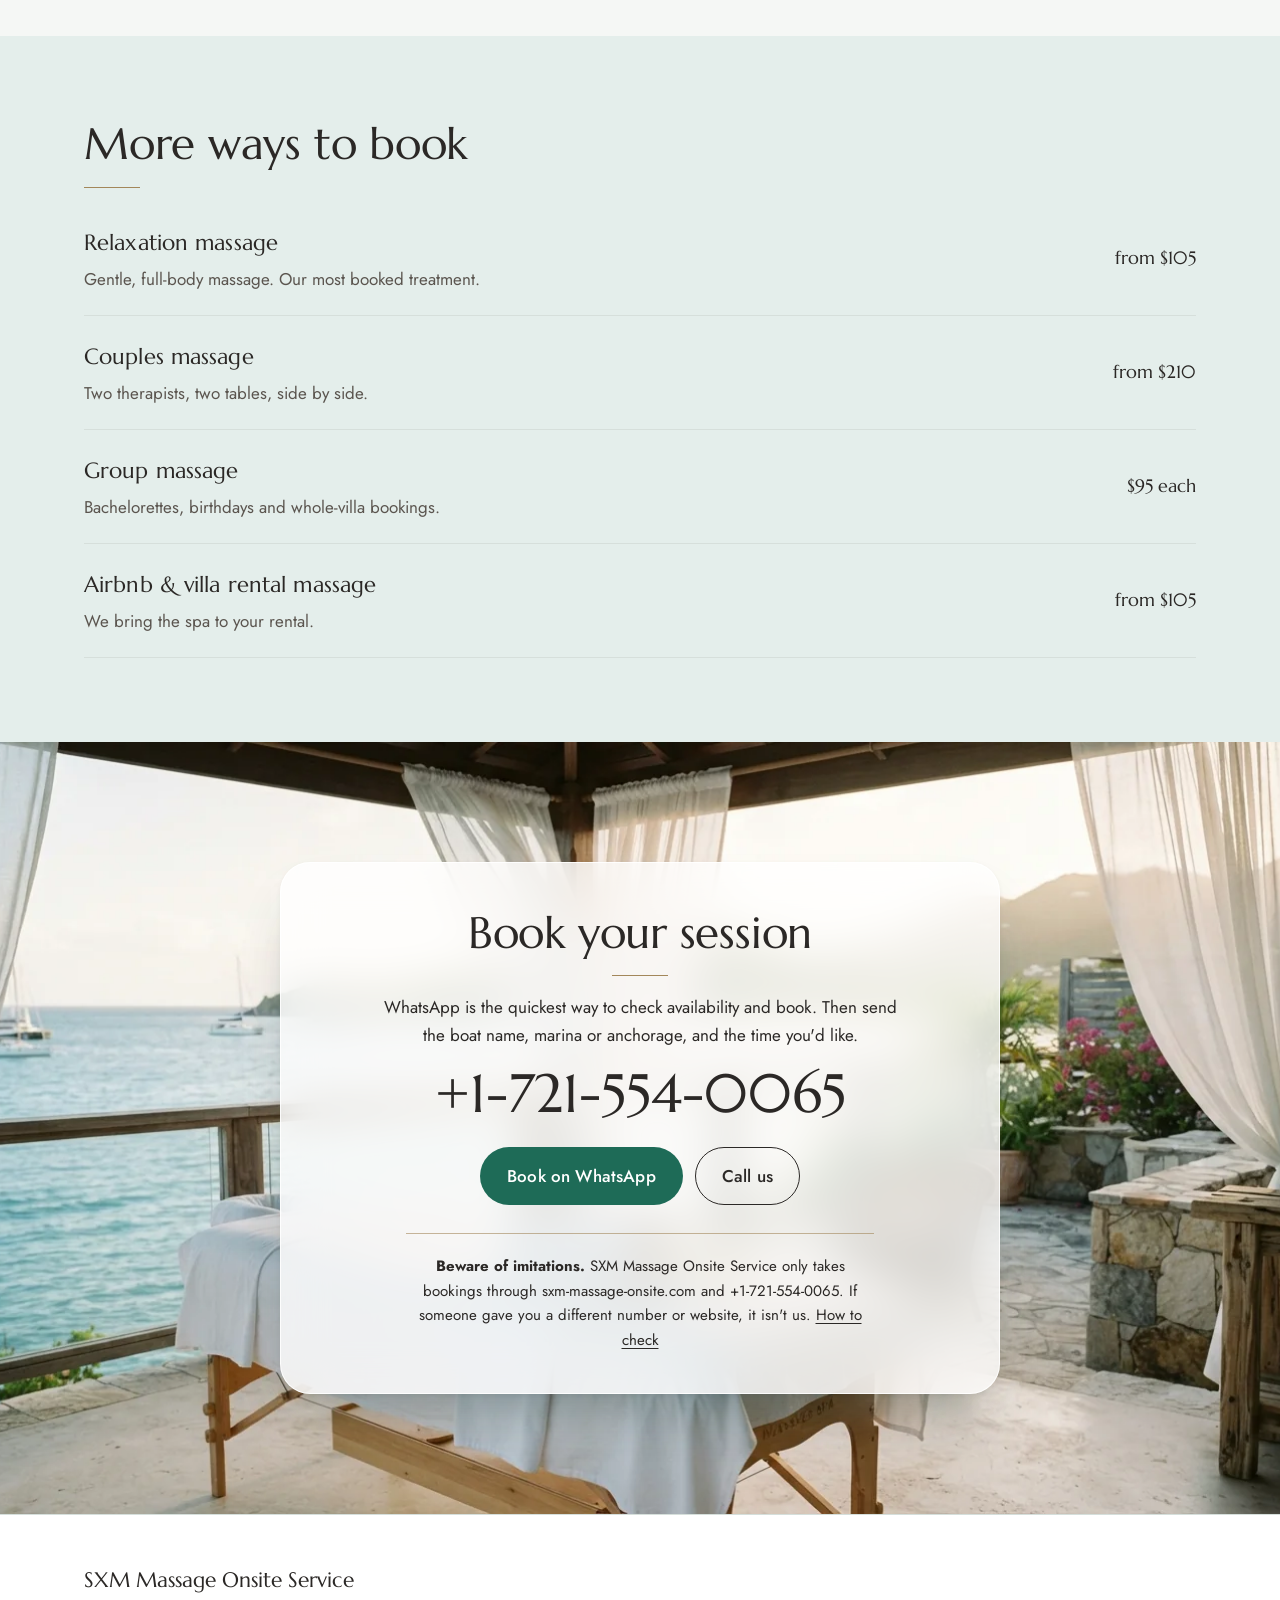
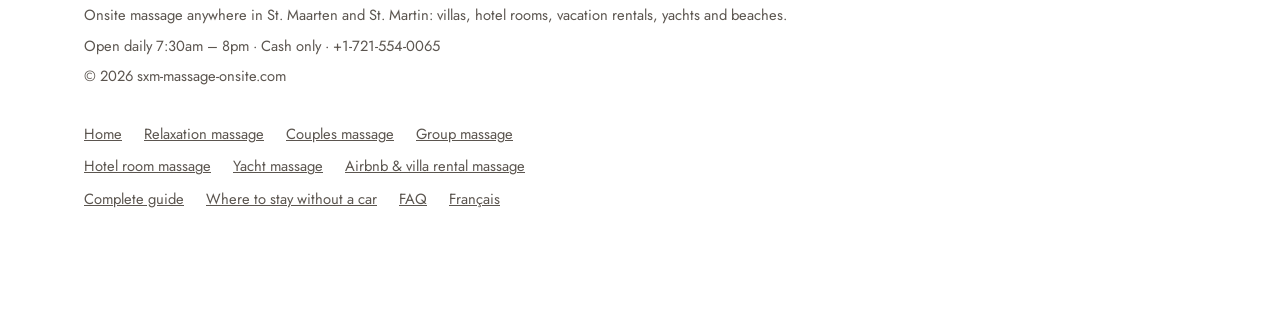
<file: yacht-massage/index.html>
<!doctype html>
<html lang="en">
<head>
<meta charset="utf-8">
<meta name="viewport" content="width=device-width, initial-scale=1">
<!-- Google Analytics (skipped on localhost so testing doesn't count).
     Loads after the page is ready (first scroll/tap, or 2.5s after load) so it doesn't slow the first screen.
     A WhatsApp/call tap that happens before it has loaded waits up to ~1s so the click is still counted. -->
<script>
(function(){
  var h=location.hostname;
  if(!h||h==="localhost"||h==="127.0.0.1"||h.endsWith(".local")||h.endsWith(".test")) return;
  window.dataLayer=window.dataLayer||[];
  window.gtag=function(){dataLayer.push(arguments);};
  gtag("js",new Date()); gtag("config","G-8R6DB76BGK");
  var started=false, ready=false;
  function load(){ if(started) return; started=true;
    var s=document.createElement("script"); s.async=true; s.onload=function(){ready=true;};
    s.src="https://www.googletagmanager.com/gtag/js?id=G-8R6DB76BGK"; document.head.appendChild(s); }
  ["scroll","pointerdown","keydown","touchstart"].forEach(function(t){ addEventListener(t,load,{once:true,passive:true}); });
  addEventListener("load",function(){ setTimeout(load,2500); });
  document.addEventListener("click",function(e){
    var a=e.target.closest&&e.target.closest("a"); if(!a) return;
    var name, p={link_url:a.href}, txt=(a.textContent||"").trim().slice(0,60);
    if(a.href.indexOf("wa.me/")>-1){ name="whatsapp_click"; p.link_text=txt; }
    else if(a.href.indexOf("tel:")===0){ name="phone_call_click"; }
    if(!name) return;
    var sameTab=!a.target||a.target==="_self", plain=!(e.ctrlKey||e.metaKey||e.shiftKey||e.altKey||e.button);
    if(ready||!sameTab||!plain){ load(); gtag("event",name,p); return; }
    e.preventDefault(); load();
    var gone=false; function go(){ if(gone) return; gone=true; location.href=a.href; }
    p.event_callback=go; p.event_timeout=1000; gtag("event",name,p); setTimeout(go,1200);
  });
})();
</script>
<title>Yacht Massage on Deck, Docked or at Anchor in St. Maarten</title>
<meta name="description" content="Onsite yacht massage in St. Maarten, docked or at anchor. A licensed therapist sets up on deck for guests, owners and crew. From $105. Book on WhatsApp.">
<link rel="canonical" href="https://sxm-massage-onsite.com/yacht-massage/">
<meta name="theme-color" content="#16302A">
<meta property="og:type" content="website">
<meta property="og:site_name" content="SXM Massage Onsite Service">
<meta property="og:title" content="Yacht Massage on Deck, Docked or at Anchor in St. Maarten">
<meta property="og:description" content="Onsite yacht massage in St. Maarten, docked or at anchor. A licensed therapist sets up on deck for guests, owners and crew. From $105. Book on WhatsApp.">
<meta property="og:url" content="https://sxm-massage-onsite.com/yacht-massage/">
<meta property="og:image" content="https://sxm-massage-onsite.com/images/sxm-onsite-massage-share.jpg">
<meta property="og:image:width" content="1200">
<meta property="og:image:height" content="630">
<meta property="og:image:alt" content="SXM Massage Onsite Service: a full massage set up on site at your villa, hotel, Airbnb, yacht or beach in St. Maarten">
<meta name="twitter:card" content="summary_large_image">
<meta name="twitter:image" content="https://sxm-massage-onsite.com/images/sxm-onsite-massage-share.jpg">
<link rel="icon" href="../favicon.ico" sizes="any">
<link rel="icon" type="image/png" sizes="32x32" href="../favicon-32.png">
<link rel="apple-touch-icon" href="../apple-touch-icon.png">
<link rel="manifest" href="../site.webmanifest">
<link rel="preload" href="../fonts/marcellus-latin.woff2" as="font" type="font/woff2" crossorigin>
<link rel="preload" href="../fonts/jost-latin.woff2" as="font" type="font/woff2" crossorigin>
<link rel="stylesheet" href="../css/style.css?v=20261117e">
<script type="application/ld+json">
{
  "@context": "https://schema.org",
  "@type": "Service",
  "name": "Yacht massage",
  "serviceType": "Massage on board yachts",
  "description": "On-board massage for charter guests, owners and crew on yachts docked in St. Maarten / St. Martin marinas or at anchor.",
  "url": "https://sxm-massage-onsite.com/yacht-massage/",
  "provider": {
    "@type": "HealthAndBeautyBusiness",
    "@id": "https://sxm-massage-onsite.com/#business",
    "name": "SXM Massage Onsite Service",
    "telephone": "+1-721-554-0065"
  },
  "areaServed": [
    {
      "@type": "Place",
      "name": "Sint Maarten"
    },
    {
      "@type": "Place",
      "name": "Saint-Martin"
    }
  ],
  "offers": [
    {
      "@type": "Offer",
      "name": "Relaxation massage on board, 60 min",
      "price": "105",
      "priceCurrency": "USD"
    },
    {
      "@type": "Offer",
      "name": "Relaxation massage on board, 90 min",
      "price": "160",
      "priceCurrency": "USD"
    },
    {
      "@type": "Offer",
      "name": "Deep tissue on board, 60 min",
      "price": "125",
      "priceCurrency": "USD"
    },
    {
      "@type": "Offer",
      "name": "Couples massage on board, 60 min",
      "price": "210",
      "priceCurrency": "USD"
    },
    {
      "@type": "Offer",
      "name": "Crew massage per person, 4+ crew",
      "price": "95",
      "priceCurrency": "USD"
    }
  ]
}
</script>
<script type="application/ld+json">
{
  "@context": "https://schema.org",
  "@type": "BreadcrumbList",
  "itemListElement": [
    {
      "@type": "ListItem",
      "position": 1,
      "name": "Home",
      "item": "https://sxm-massage-onsite.com/"
    },
    {
      "@type": "ListItem",
      "position": 2,
      "name": "Yacht massage",
      "item": "https://sxm-massage-onsite.com/yacht-massage/"
    }
  ]
}
</script>
<script type="application/ld+json">
{
  "@context": "https://schema.org",
  "@type": "FAQPage",
  "mainEntity": [
    {
      "@type": "Question",
      "name": "Do you come to yachts at anchor?",
      "acceptedAnswer": {
        "@type": "Answer",
        "text": "Yes. First, the crew picks your therapist up by tender from a dock we agree on. Then they drop her back when the massage ends."
      }
    },
    {
      "@type": "Question",
      "name": "Where on the boat do you set up?",
      "acceptedAnswer": {
        "@type": "Answer",
        "text": "Anywhere flat with room for the table, about 2 x 3 meters. For example, the aft deck, flybridge or main salon all work."
      }
    },
    {
      "@type": "Question",
      "name": "What if the sea is rough?",
      "acceptedAnswer": {
        "@type": "Answer",
        "text": "Calm water makes for a better massage. If it's choppy at anchor, we'll move the time or meet you at the dock instead."
      }
    },
    {
      "@type": "Question",
      "name": "Do you massage yacht crew?",
      "acceptedAnswer": {
        "@type": "Answer",
        "text": "Yes. Between charters is a popular time. Plus, four or more crew get the group rate of $95 each."
      }
    },
    {
      "@type": "Question",
      "name": "Do you need marina access?",
      "acceptedAnswer": {
        "@type": "Answer",
        "text": "Yes. Let the marina office or security know a therapist is coming, then send us the dock and slip number."
      }
    }
  ]
}
</script>
</head>
<body>
<div class="topbar">
  <div class="wrap">
    <span class="tb-hours">Open daily 7:30am – 8pm</span>
    <span class="tb-book">Book: <a class="tb-phone" href="tel:+17215540065"><span class="nw">+1-721-554-0065</span></a> <a class="tb-wa" href="https://wa.me/17215540065?text=Hi%2C%20I%27d%20like%20to%20book%20an%20onsite%20massage" rel="noopener">WhatsApp</a></span>
  </div>
</div>
<header class="wrap top">
  <a class="brand" href="../">SXM Massage Onsite Service<small>sxm-massage-onsite.com</small></a>
  <button class="menu-btn" type="button" aria-expanded="false" aria-controls="main-nav">Menu</button>
  <nav id="main-nav" aria-label="Main">
    <a href="../relaxation-massage/">Relaxation</a>
    <a href="../couples-massage/">Couples</a>
    <a href="../group-massage/">Groups</a>
    <a href="../hotel-massage/">Hotels</a>
    <a href="../yacht-massage/" aria-current="page">Yachts</a>
    <a href="../airbnb-massage/">Airbnbs</a>
    <a href="../#about">About</a>
    <a href="../faq/">FAQ</a>
    <a href="../fr/" hreflang="fr" lang="fr" title="Version française">FR</a>
    <a class="nav-m" href="../guide/">Complete guide</a>
    <a class="nav-m" href="../where-to-stay/">Where to stay</a>
    <a href="#book">Book</a>
  </nav>
</header>
<script>
(function(){
  var h=document.querySelector('header.top'), b=h&&h.querySelector('.menu-btn'); if(!b) return;
  function close(){ h.classList.remove('open'); b.setAttribute('aria-expanded','false'); }
  b.addEventListener('click',function(){ var o=h.classList.toggle('open'); b.setAttribute('aria-expanded',o?'true':'false'); });
  h.querySelectorAll('nav a').forEach(function(a){ a.addEventListener('click',close); });
  document.addEventListener('keydown',function(e){ if(e.key==='Escape'&&h.classList.contains('open')){ close(); b.focus(); } });
  document.addEventListener('click',function(e){ if(h.classList.contains('open')&&!h.contains(e.target)) close(); });
})();
</script>
<main>
<section class="hero sub">
  <div class="wrap hero-grid">
    <div>
      <p class="crumbs"><a href="../">Home</a> / Yacht massage</p>
      <h1>Yacht massage on deck</h1>
      <p class="places">At the dock or at anchor.</p>
      <p class="lede">We set up the massage right on deck for charter guests, owners and crew. Marina slip or anchored in the bay, your therapist works on board, so nobody has to go ashore. From $105 for 60 minutes.</p>
      <div class="cta-row">
        <a class="btn btn-wa" href="https://wa.me/17215540065?text=Hi%2C%20I%27d%20like%20to%20book%20an%20onsite%20massage" rel="noopener"><svg viewBox="0 0 24 24" aria-hidden="true" fill="currentColor"><path d="M12 2a10 10 0 0 0-8.6 15.1L2 22l5-1.3A10 10 0 1 0 12 2zm0 18.2c-1.5 0-3-.4-4.3-1.2l-.3-.2-3 .8.8-2.9-.2-.3A8.2 8.2 0 1 1 12 20.2zm4.5-6.1c-.2-.1-1.5-.7-1.7-.8-.2-.1-.4-.1-.6.1l-.8 1c-.1.2-.3.2-.5.1a6.7 6.7 0 0 1-3.3-2.9c-.3-.4.2-.4.7-1.3.1-.2 0-.3 0-.4l-.8-1.8c-.2-.5-.4-.4-.6-.4h-.5a1 1 0 0 0-.7.3 3 3 0 0 0-.9 2.2 5.2 5.2 0 0 0 1.1 2.7 11.8 11.8 0 0 0 4.5 4c1.7.7 2.3.8 3.2.6.5-.1 1.5-.6 1.7-1.2.2-.6.2-1.1.2-1.2-.1-.1-.3-.2-.5-.3z"/></svg>Book on WhatsApp</a>
        <a class="btn btn-line" href="#prices">See prices</a>
      </div>
      
    </div>
    <div class="hero-photo"><img src="../images/yacht-deck-massage-table-st-maarten-bay.webp" srcset="../images/yacht-deck-massage-table-st-maarten-bay-800.webp 800w, ../images/yacht-deck-massage-table-st-maarten-bay.webp 1376w" sizes="(max-width: 900px) 100vw, 780px" alt="Massage table with white linens on a yacht deck at anchor, green hills and a turquoise bay behind" width="1376" height="768" fetchpriority="high" decoding="async" style="object-position:55% center"></div>
  </div>
</section>
<section>
  <div class="wrap two">
    <div>
      <h2>Docked in a marina</h2>
      <ul class="ticks">
        <li>Send us the marina, dock and slip number</li>
        <li>Let the marina office or security know your therapist is coming</li>
        <li>Your therapist walks down with the table and sets up on deck</li>
      </ul>
    </div>
    <div>
      <h2>At anchor</h2>
      <ul class="ticks">
        <li>Tell us where you're anchored and when</li>
        <li>Your crew picks her up by tender from an agreed dock</li>
        <li>Calm water works best. If it's rough, we move the time</li>
      </ul>
    </div>
  </div>
</section>
<section class="band">
  <div class="wrap">
    <h2>Marinas and anchorages we visit</h2>
    <p class="intro measure">Both sides of the island. Still, if your boat is somewhere else, message us.</p>
    <ul class="areas">
      <li>Simpson Bay Marina</li>
      <li>Isle de Sol</li>
      <li>Yacht Club Port de Plaisance</li>
      <li>Palapa Marina</li>
      <li>Bobby's Marina <span>· Philipsburg</span></li>
      <li>Simpson Bay Lagoon <span>· at anchor</span></li>
      <li>Marina Fort Louis <span>· Marigot</span></li>
      <li>Marigot Bay <span>· at anchor</span></li>
      <li>Anse Marcel <span>· French side</span></li>
    </ul>
  </div>
</section>
<section>
  <div class="wrap host">
    <div>
      <h2>Crew massage</h2>
      <p>Long charters are hard on the body. So between guests, book a massage for the whole crew: captain, deckhands, stews and chef. Four or more crew get the group rate of $95 each, and we can come back every turnover.</p>
    </div>
    <div><a class="btn btn-wa" href="https://wa.me/17215540065?text=Hi%2C%20I%27d%20like%20to%20book%20an%20onsite%20massage" rel="noopener"><svg viewBox="0 0 24 24" aria-hidden="true" fill="currentColor"><path d="M12 2a10 10 0 0 0-8.6 15.1L2 22l5-1.3A10 10 0 1 0 12 2zm0 18.2c-1.5 0-3-.4-4.3-1.2l-.3-.2-3 .8.8-2.9-.2-.3A8.2 8.2 0 1 1 12 20.2zm4.5-6.1c-.2-.1-1.5-.7-1.7-.8-.2-.1-.4-.1-.6.1l-.8 1c-.1.2-.3.2-.5.1a6.7 6.7 0 0 1-3.3-2.9c-.3-.4.2-.4.7-1.3.1-.2 0-.3 0-.4l-.8-1.8c-.2-.5-.4-.4-.6-.4h-.5a1 1 0 0 0-.7.3 3 3 0 0 0-.9 2.2 5.2 5.2 0 0 0 1.1 2.7 11.8 11.8 0 0 0 4.5 4c1.7.7 2.3.8 3.2.6.5-.1 1.5-.6 1.7-1.2.2-.6.2-1.1.2-1.2-.1-.1-.3-.2-.5-.3z"/></svg>Book the crew</a></div>
  </div>
</section>
<section id="prices" class="band">
  <div class="wrap">
    <h2>Prices</h2>
    
    <ul class="rate-cards">
      <li class="rate-card">
        <h3>Relaxation massage</h3>
        <p class="price">$105<span>60 min</span></p>
        <p class="note">Gentle full-body massage on deck or in the salon. 90 minutes is $160.</p>
      </li>
      <li class="rate-card">
        <h3>Deep tissue</h3>
        <p class="price">$125<span>60 min</span></p>
        <p class="note">Firm pressure for sore backs and shoulders.</p>
      </li>
      <li class="rate-card linked">
        <h3><a href="../couples-massage/">Couples massage</a></h3>
        <p class="price">$210<span>60 min</span></p>
        <p class="note">Two therapists, two tables, for the owners or charter guests.</p><span class="more" aria-hidden="true">See details</span>
      </li>
      <li class="rate-card">
        <h3>Crew massage</h3>
        <p class="price">$95<span>per person</span></p>
        <p class="note">For 4 or more crew on the same boat.</p>
      </li>
    </ul>
    <p class="rate-foot">Sessions after 7pm add $20. Cash only, in US dollars, paid to your therapist after the massage.</p>
  </div>
</section>
<section id="faq" class="faq">
  <div class="wrap">
    <h2>Questions</h2>
    <div class="faq-list">
      <details>
        <summary>Do you come to yachts at anchor?</summary>
        <p>Yes. First, the crew picks your therapist up by tender from a dock we agree on. Then they drop her back when the massage ends.</p>
      </details>
      <details>
        <summary>Where on the boat do you set up?</summary>
        <p>Anywhere flat with room for the table, about 2 x 3 meters. For example, the aft deck, flybridge or main salon all work.</p>
      </details>
      <details>
        <summary>What if the sea is rough?</summary>
        <p>Calm water makes for a better massage. If it's choppy at anchor, we'll move the time or meet you at the dock instead.</p>
      </details>
      <details>
        <summary>Do you massage yacht crew?</summary>
        <p>Yes. Between charters is a popular time. Plus, four or more crew get the group rate of $95 each.</p>
      </details>
      <details>
        <summary>Do you need marina access?</summary>
        <p>Yes. Let the marina office or security know a therapist is coming, then send us the dock and slip number.</p>
      </details>
    </div>
  </div>
</section>
<section class="band">
  <div class="wrap">
    <h2>More ways to book</h2>
    <ul class="pages">
      <li><a href="../relaxation-massage/"><strong>Relaxation massage</strong><span>Gentle, full-body massage. Our most booked treatment.</span><em>from $105</em></a></li>
      <li><a href="../couples-massage/"><strong>Couples massage</strong><span>Two therapists, two tables, side by side.</span><em>from $210</em></a></li>
      <li><a href="../group-massage/"><strong>Group massage</strong><span>Bachelorettes, birthdays and whole-villa bookings.</span><em>$95 each</em></a></li>
      <li><a href="../airbnb-massage/"><strong>Airbnb & villa rental massage</strong><span>We bring the spa to your rental.</span><em>from $105</em></a></li>
    </ul>
  </div>
</section>
<section id="book" class="dark book">
  <div class="wrap">
    <h2>Book your session</h2>
    <p>WhatsApp is the quickest way to check availability and book. Then send the boat name, marina or anchorage, and the time you'd like.</p>
    <a class="big-number" href="https://wa.me/17215540065"><span class="nw">+1-721-554-0065</span></a>
    <div class="cta-row">
      <a class="btn btn-wa" href="https://wa.me/17215540065?text=Hi%2C%20I%27d%20like%20to%20book%20an%20onsite%20massage" rel="noopener">Book on WhatsApp</a>
      <a class="btn btn-line" href="tel:+17215540065">Call us</a>
    </div>
    <p class="beware"><strong>Beware of imitations.</strong> SXM Massage Onsite Service only takes bookings through sxm-massage-onsite.com and <span class="nw">+1-721-554-0065</span>. If someone gave you a different number or website, it isn't us. <a href="../faq/#real">How to check</a></p>
  </div>
</section>
</main>

<footer>
  <div class="wrap cols">
    <div>
      <p><strong>SXM Massage Onsite Service</strong></p>
      <p>Onsite massage anywhere in St. Maarten and St. Martin: villas, hotel rooms, vacation rentals, yachts and beaches.</p>
      <p>Open daily 7:30am – 8pm · Cash only · <span class="nw">+1-721-554-0065</span></p>
      <p>© 2026 sxm-massage-onsite.com</p>
    </div>
    <nav aria-label="Services">
      <a href="../">Home</a>
      <a href="../relaxation-massage/">Relaxation massage</a>
      <a href="../couples-massage/">Couples massage</a>
      <a href="../group-massage/">Group massage</a>
      <a href="../hotel-massage/">Hotel room massage</a>
      <a href="../yacht-massage/">Yacht massage</a>
      <a href="../airbnb-massage/">Airbnb & villa rental massage</a>
      <a href="../guide/">Complete guide</a>
      <a href="../where-to-stay/">Where to stay without a car</a>
      <a href="../faq/">FAQ</a>
      <a href="../fr/" hreflang="fr" lang="fr">Français</a>
    </nav>
  </div>
</footer>

<a class="wa-float" href="https://wa.me/17215540065?text=Hi%2C%20I%27d%20like%20to%20book%20an%20onsite%20massage" rel="noopener"><span class="wa-icon" aria-hidden="true"><svg viewBox="0 0 24 24" aria-hidden="true" fill="currentColor"><path d="M12 2a10 10 0 0 0-8.6 15.1L2 22l5-1.3A10 10 0 1 0 12 2zm0 18.2c-1.5 0-3-.4-4.3-1.2l-.3-.2-3 .8.8-2.9-.2-.3A8.2 8.2 0 1 1 12 20.2zm4.5-6.1c-.2-.1-1.5-.7-1.7-.8-.2-.1-.4-.1-.6.1l-.8 1c-.1.2-.3.2-.5.1a6.7 6.7 0 0 1-3.3-2.9c-.3-.4.2-.4.7-1.3.1-.2 0-.3 0-.4l-.8-1.8c-.2-.5-.4-.4-.6-.4h-.5a1 1 0 0 0-.7.3 3 3 0 0 0-.9 2.2 5.2 5.2 0 0 0 1.1 2.7 11.8 11.8 0 0 0 4.5 4c1.7.7 2.3.8 3.2.6.5-.1 1.5-.6 1.7-1.2.2-.6.2-1.1.2-1.2-.1-.1-.3-.2-.5-.3z"/></svg></span><span class="wa-text">Book on WhatsApp<small>+1 721 554 0065</small></span></a>
</body>
</html>
</file>
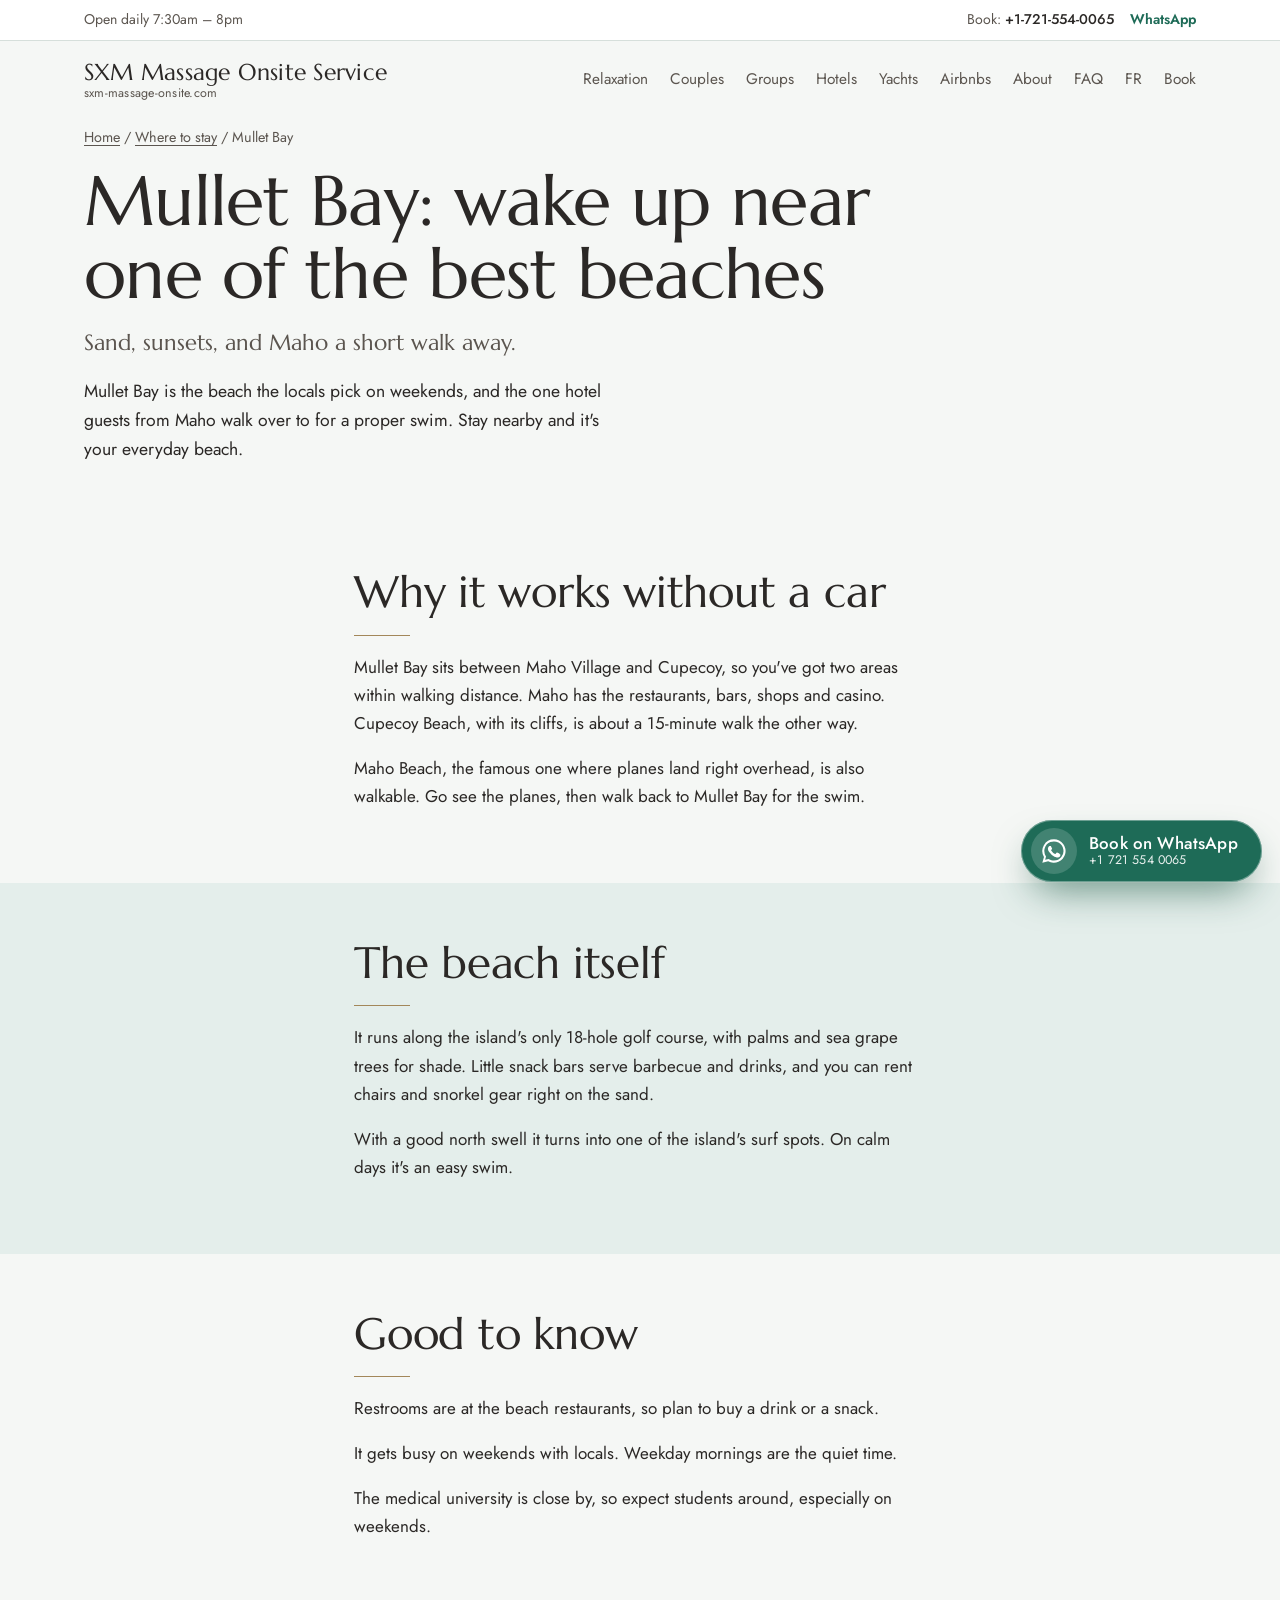
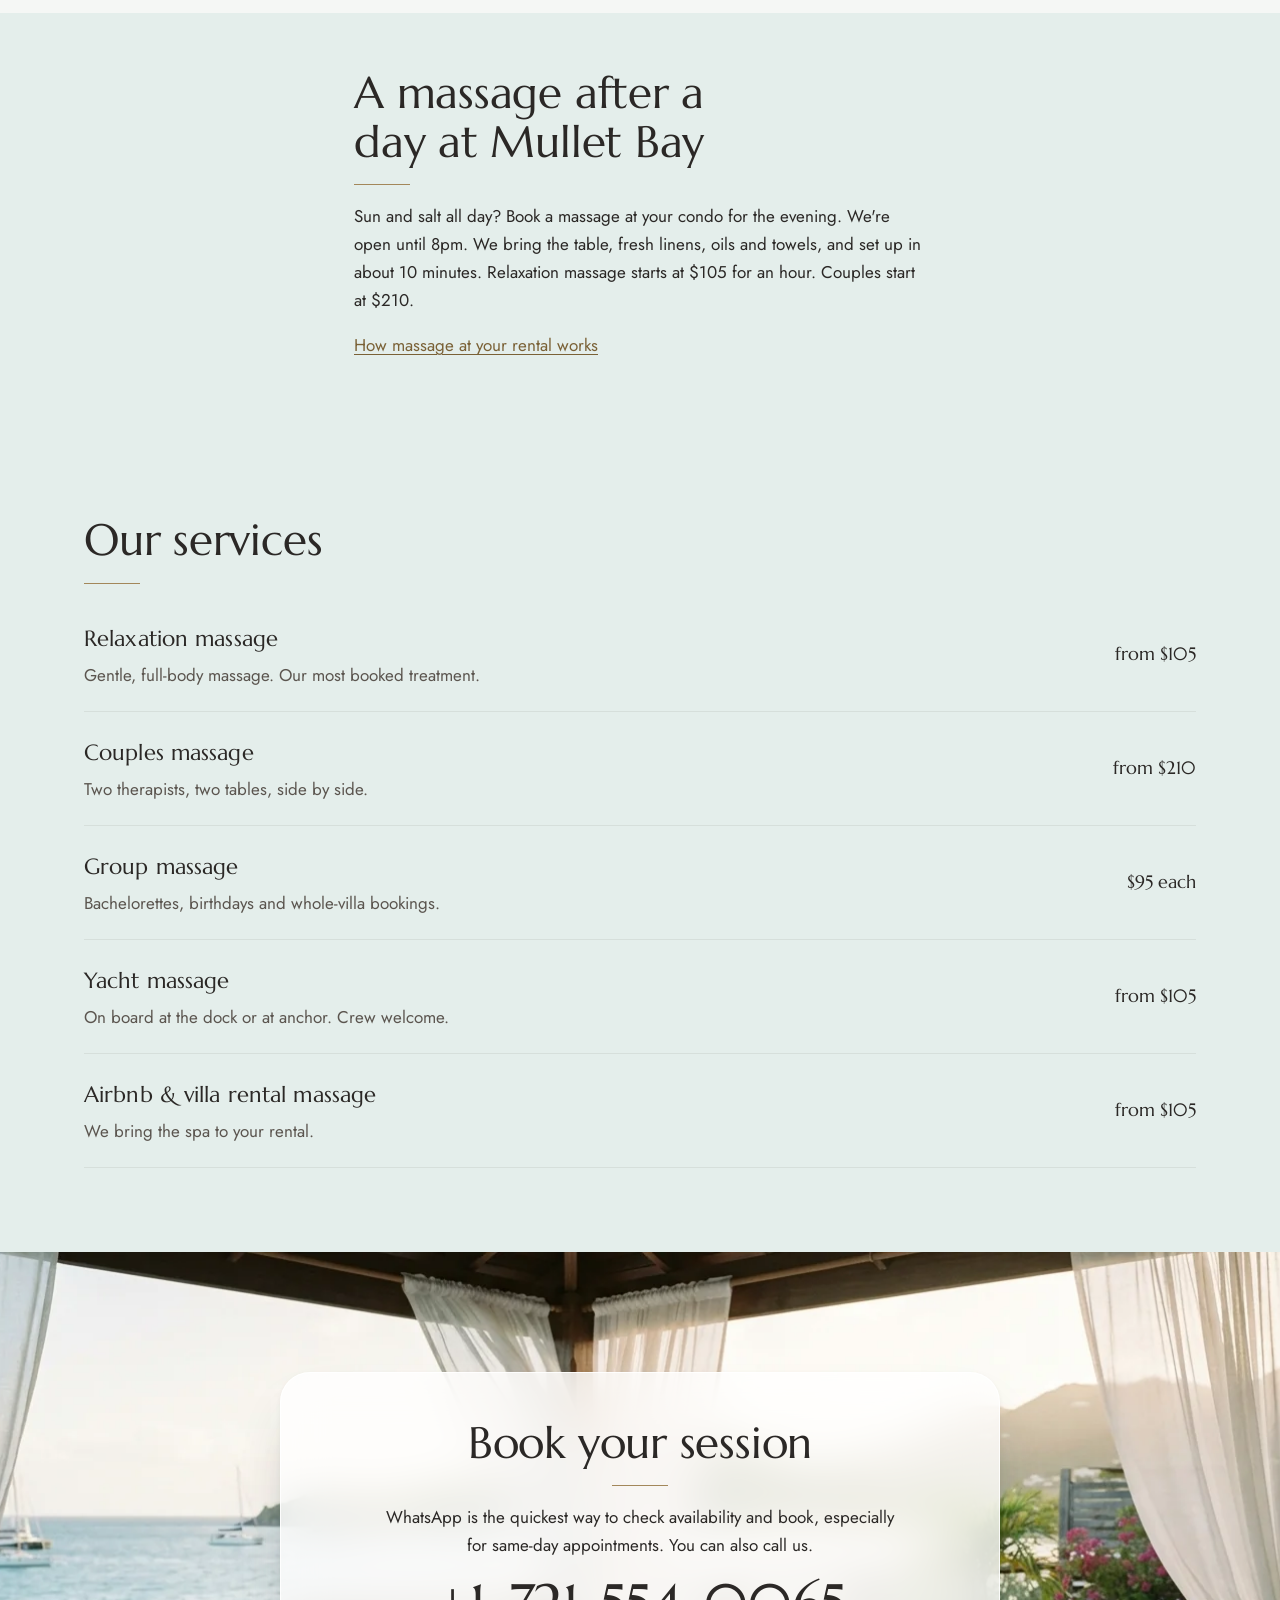
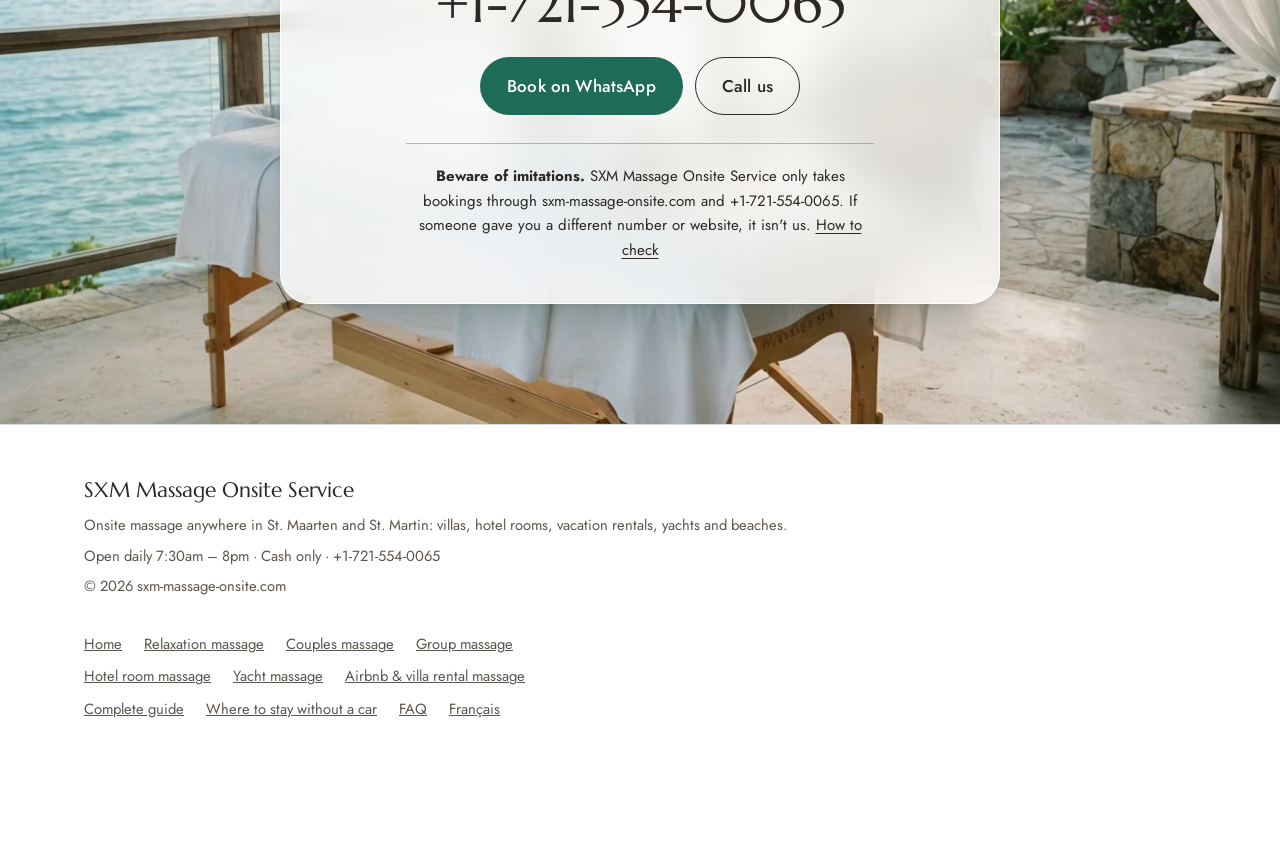
<file: where-to-stay/mullet-bay/index.html>
<!doctype html>
<html lang="en">
<head>
<meta charset="utf-8">
<meta name="viewport" content="width=device-width, initial-scale=1">
<!-- Google Analytics (skipped on localhost so testing doesn't count).
     Loads after the page is ready (first scroll/tap, or 2.5s after load) so it doesn't slow the first screen.
     A WhatsApp/call tap that happens before it has loaded waits up to ~1s so the click is still counted. -->
<script>
(function(){
  var h=location.hostname;
  if(!h||h==="localhost"||h==="127.0.0.1"||h.endsWith(".local")||h.endsWith(".test")) return;
  window.dataLayer=window.dataLayer||[];
  window.gtag=function(){dataLayer.push(arguments);};
  gtag("js",new Date()); gtag("config","G-8R6DB76BGK");
  var started=false, ready=false;
  function load(){ if(started) return; started=true;
    var s=document.createElement("script"); s.async=true; s.onload=function(){ready=true;};
    s.src="https://www.googletagmanager.com/gtag/js?id=G-8R6DB76BGK"; document.head.appendChild(s); }
  ["scroll","pointerdown","keydown","touchstart"].forEach(function(t){ addEventListener(t,load,{once:true,passive:true}); });
  addEventListener("load",function(){ setTimeout(load,2500); });
  document.addEventListener("click",function(e){
    var a=e.target.closest&&e.target.closest("a"); if(!a) return;
    var name, p={link_url:a.href}, txt=(a.textContent||"").trim().slice(0,60);
    if(a.href.indexOf("wa.me/")>-1){ name="whatsapp_click"; p.link_text=txt; }
    else if(a.href.indexOf("tel:")===0){ name="phone_call_click"; }
    if(!name) return;
    var sameTab=!a.target||a.target==="_self", plain=!(e.ctrlKey||e.metaKey||e.shiftKey||e.altKey||e.button);
    if(ready||!sameTab||!plain){ load(); gtag("event",name,p); return; }
    e.preventDefault(); load();
    var gone=false; function go(){ if(gone) return; gone=true; location.href=a.href; }
    p.event_callback=go; p.event_timeout=1000; gtag("event",name,p); setTimeout(go,1200);
  });
})();
</script>
<title>Mullet Bay: A Beach on Your Doorstep, No Rental Car Needed</title>
<meta name="description" content="Staying near Mullet Bay in St. Maarten: a top Dutch-side beach, Maho Village and Cupecoy a walk away, and what to know before you book a budget rental.">
<link rel="canonical" href="https://sxm-massage-onsite.com/where-to-stay/mullet-bay/">
<meta name="theme-color" content="#16302A">
<meta property="og:type" content="article">
<meta property="og:site_name" content="SXM Massage Onsite Service">
<meta property="og:title" content="Mullet Bay: A Beach on Your Doorstep, No Rental Car Needed">
<meta property="og:description" content="Staying near Mullet Bay in St. Maarten: a top Dutch-side beach, Maho Village and Cupecoy a walk away, and what to know before you book a budget rental.">
<meta property="og:url" content="https://sxm-massage-onsite.com/where-to-stay/mullet-bay/">
<meta property="og:image" content="https://sxm-massage-onsite.com/images/sxm-onsite-massage-share.jpg">
<meta property="og:image:width" content="1200">
<meta property="og:image:height" content="630">
<meta property="og:image:alt" content="Massage set up at a vacation rental in St. Maarten">
<meta name="twitter:card" content="summary_large_image">
<meta name="twitter:image" content="https://sxm-massage-onsite.com/images/sxm-onsite-massage-share.jpg">
<link rel="icon" href="../../favicon.ico" sizes="any">
<link rel="icon" type="image/png" sizes="32x32" href="../../favicon-32.png">
<link rel="apple-touch-icon" href="../../apple-touch-icon.png">
<link rel="manifest" href="../../site.webmanifest">
<link rel="preload" href="../../fonts/marcellus-latin.woff2" as="font" type="font/woff2" crossorigin>
<link rel="preload" href="../../fonts/jost-latin.woff2" as="font" type="font/woff2" crossorigin>
<link rel="stylesheet" href="../../css/style.css?v=20261117e">
<script type="application/ld+json">
{
  "@context": "https://schema.org",
  "@type": "BreadcrumbList",
  "itemListElement": [
    {
      "@type": "ListItem",
      "position": 1,
      "name": "Home",
      "item": "https://sxm-massage-onsite.com/"
    },
    {
      "@type": "ListItem",
      "position": 2,
      "name": "Where to stay",
      "item": "https://sxm-massage-onsite.com/where-to-stay/"
    },
    {
      "@type": "ListItem",
      "position": 3,
      "name": "Mullet Bay",
      "item": "https://sxm-massage-onsite.com/where-to-stay/mullet-bay/"
    }
  ]
}
</script>
<script type="application/ld+json">
{
  "@context": "https://schema.org",
  "@type": "Article",
  "headline": "Mullet Bay: A Beach on Your Doorstep, No Rental Car Needed",
  "description": "Staying near Mullet Bay in St. Maarten: a top Dutch-side beach, Maho Village and Cupecoy a walk away, and what to know before you book a budget rental.",
  "url": "https://sxm-massage-onsite.com/where-to-stay/mullet-bay/",
  "datePublished": "2026-11-17",
  "dateModified": "2026-11-17",
  "inLanguage": "en",
  "author": {
    "@type": "Organization",
    "name": "SXM Massage Onsite Service",
    "url": "https://sxm-massage-onsite.com/"
  },
  "publisher": {
    "@id": "https://sxm-massage-onsite.com/#business"
  }
}
</script>
</head>
<body>
<div class="topbar">
  <div class="wrap">
    <span class="tb-hours">Open daily 7:30am – 8pm</span>
    <span class="tb-book">Book: <a class="tb-phone" href="tel:+17215540065"><span class="nw">+1-721-554-0065</span></a> <a class="tb-wa" href="https://wa.me/17215540065?text=Hi%2C%20I%27d%20like%20to%20book%20an%20onsite%20massage" rel="noopener">WhatsApp</a></span>
  </div>
</div>
<header class="wrap top">
  <a class="brand" href="../../">SXM Massage Onsite Service<small>sxm-massage-onsite.com</small></a>
  <button class="menu-btn" type="button" aria-expanded="false" aria-controls="main-nav">Menu</button>
  <nav id="main-nav" aria-label="Main">
    <a href="../../relaxation-massage/">Relaxation</a>
    <a href="../../couples-massage/">Couples</a>
    <a href="../../group-massage/">Groups</a>
    <a href="../../hotel-massage/">Hotels</a>
    <a href="../../yacht-massage/">Yachts</a>
    <a href="../../airbnb-massage/">Airbnbs</a>
    <a href="../../#about">About</a>
    <a href="../../faq/">FAQ</a>
    <a href="../../fr/" hreflang="fr" lang="fr" title="Version française">FR</a>
    <a class="nav-m" href="../../guide/">Complete guide</a>
    <a class="nav-m" href="../../where-to-stay/">Where to stay</a>
    <a href="#book">Book</a>
  </nav>
</header>
<script>
(function(){
  var h=document.querySelector('header.top'), b=h&&h.querySelector('.menu-btn'); if(!b) return;
  function close(){ h.classList.remove('open'); b.setAttribute('aria-expanded','false'); }
  b.addEventListener('click',function(){ var o=h.classList.toggle('open'); b.setAttribute('aria-expanded',o?'true':'false'); });
  h.querySelectorAll('nav a').forEach(function(a){ a.addEventListener('click',close); });
  document.addEventListener('keydown',function(e){ if(e.key==='Escape'&&h.classList.contains('open')){ close(); b.focus(); } });
  document.addEventListener('click',function(e){ if(h.classList.contains('open')&&!h.contains(e.target)) close(); });
})();
</script>
<main>
<section class="hero sub" style="padding-bottom:24px">
  <div class="wrap">
    <p class="crumbs"><a href="../../">Home</a> / <a href="../../where-to-stay/">Where to stay</a> / Mullet Bay</p>
    <h1>Mullet Bay: wake up near one of the best beaches</h1>
    <p class="places">Sand, sunsets, and Maho a short walk away.</p>
    <p class="lede">Mullet Bay is the beach the locals pick on weekends, and the one hotel guests from Maho walk over to for a proper swim. Stay nearby and it's your everyday beach.</p>
  </div>
</section>
<!-- PHOTOS: add area photos here when they arrive -->
<section style="padding:56px 0">
  <div class="wrap measure">
    <h2>Why it works without a car</h2>
    <p>Mullet Bay sits between Maho Village and Cupecoy, so you've got two areas within walking distance. Maho has the restaurants, bars, shops and casino. Cupecoy Beach, with its cliffs, is about a 15-minute walk the other way.</p>
    <p>Maho Beach, the famous one where planes land right overhead, is also walkable. Go see the planes, then walk back to Mullet Bay for the swim.</p>
  </div>
</section>
<section class="band" style="padding:56px 0">
  <div class="wrap measure">
    <h2>The beach itself</h2>
    <p>It runs along the island's only 18-hole golf course, with palms and sea grape trees for shade. Little snack bars serve barbecue and drinks, and you can rent chairs and snorkel gear right on the sand.</p>
    <p>With a good north swell it turns into one of the island's surf spots. On calm days it's an easy swim.</p>
  </div>
</section>
<section style="padding:56px 0">
  <div class="wrap measure">
    <h2>Good to know</h2>
    <p>Restrooms are at the beach restaurants, so plan to buy a drink or a snack.</p>
    <p>It gets busy on weekends with locals. Weekday mornings are the quiet time.</p>
    <p>The medical university is close by, so expect students around, especially on weekends.</p>
  </div>
</section>
<section class="band" style="padding:56px 0">
  <div class="wrap measure">
    <h2>A massage after a day at Mullet Bay</h2>
    <p>Sun and salt all day? Book a massage at your condo for the evening. We're open until 8pm. We bring the table, fresh linens, oils and towels, and set up in about 10 minutes. Relaxation massage starts at $105 for an hour. Couples start at $210.</p>
    <p><a href="../../airbnb-massage/">How massage at your rental works</a></p>
  </div>
</section>
<section class="band">
  <div class="wrap">
    <h2>Our services</h2>
    <ul class="pages">
      <li><a href="../../relaxation-massage/"><strong>Relaxation massage</strong><span>Gentle, full-body massage. Our most booked treatment.</span><em>from $105</em></a></li>
      <li><a href="../../couples-massage/"><strong>Couples massage</strong><span>Two therapists, two tables, side by side.</span><em>from $210</em></a></li>
      <li><a href="../../group-massage/"><strong>Group massage</strong><span>Bachelorettes, birthdays and whole-villa bookings.</span><em>$95 each</em></a></li>
      <li><a href="../../yacht-massage/"><strong>Yacht massage</strong><span>On board at the dock or at anchor. Crew welcome.</span><em>from $105</em></a></li>
      <li><a href="../../airbnb-massage/"><strong>Airbnb & villa rental massage</strong><span>We bring the spa to your rental.</span><em>from $105</em></a></li>
    </ul>
  </div>
</section>
<section id="book" class="dark book">
  <div class="wrap">
    <h2>Book your session</h2>
    <p>WhatsApp is the quickest way to check availability and book, especially for same-day appointments. You can also call us.</p>
    <a class="big-number" href="https://wa.me/17215540065"><span class="nw">+1-721-554-0065</span></a>
    <div class="cta-row">
      <a class="btn btn-wa" href="https://wa.me/17215540065?text=Hi%2C%20I%27d%20like%20to%20book%20an%20onsite%20massage" rel="noopener">Book on WhatsApp</a>
      <a class="btn btn-line" href="tel:+17215540065">Call us</a>
    </div>
    <p class="beware"><strong>Beware of imitations.</strong> SXM Massage Onsite Service only takes bookings through sxm-massage-onsite.com and <span class="nw">+1-721-554-0065</span>. If someone gave you a different number or website, it isn't us. <a href="../../faq/#real">How to check</a></p>
  </div>
</section>
</main>

<footer>
  <div class="wrap cols">
    <div>
      <p><strong>SXM Massage Onsite Service</strong></p>
      <p>Onsite massage anywhere in St. Maarten and St. Martin: villas, hotel rooms, vacation rentals, yachts and beaches.</p>
      <p>Open daily 7:30am – 8pm · Cash only · <span class="nw">+1-721-554-0065</span></p>
      <p>© 2026 sxm-massage-onsite.com</p>
    </div>
    <nav aria-label="Services">
      <a href="../../">Home</a>
      <a href="../../relaxation-massage/">Relaxation massage</a>
      <a href="../../couples-massage/">Couples massage</a>
      <a href="../../group-massage/">Group massage</a>
      <a href="../../hotel-massage/">Hotel room massage</a>
      <a href="../../yacht-massage/">Yacht massage</a>
      <a href="../../airbnb-massage/">Airbnb & villa rental massage</a>
      <a href="../../guide/">Complete guide</a>
      <a href="../../where-to-stay/">Where to stay without a car</a>
      <a href="../../faq/">FAQ</a>
      <a href="../../fr/" hreflang="fr" lang="fr">Français</a>
    </nav>
  </div>
</footer>

<a class="wa-float" href="https://wa.me/17215540065?text=Hi%2C%20I%27d%20like%20to%20book%20an%20onsite%20massage" rel="noopener"><span class="wa-icon" aria-hidden="true"><svg viewBox="0 0 24 24" aria-hidden="true" fill="currentColor"><path d="M12 2a10 10 0 0 0-8.6 15.1L2 22l5-1.3A10 10 0 1 0 12 2zm0 18.2c-1.5 0-3-.4-4.3-1.2l-.3-.2-3 .8.8-2.9-.2-.3A8.2 8.2 0 1 1 12 20.2zm4.5-6.1c-.2-.1-1.5-.7-1.7-.8-.2-.1-.4-.1-.6.1l-.8 1c-.1.2-.3.2-.5.1a6.7 6.7 0 0 1-3.3-2.9c-.3-.4.2-.4.7-1.3.1-.2 0-.3 0-.4l-.8-1.8c-.2-.5-.4-.4-.6-.4h-.5a1 1 0 0 0-.7.3 3 3 0 0 0-.9 2.2 5.2 5.2 0 0 0 1.1 2.7 11.8 11.8 0 0 0 4.5 4c1.7.7 2.3.8 3.2.6.5-.1 1.5-.6 1.7-1.2.2-.6.2-1.1.2-1.2-.1-.1-.3-.2-.5-.3z"/></svg></span><span class="wa-text">Book on WhatsApp<small>+1 721 554 0065</small></span></a>
</body>
</html>
</file>
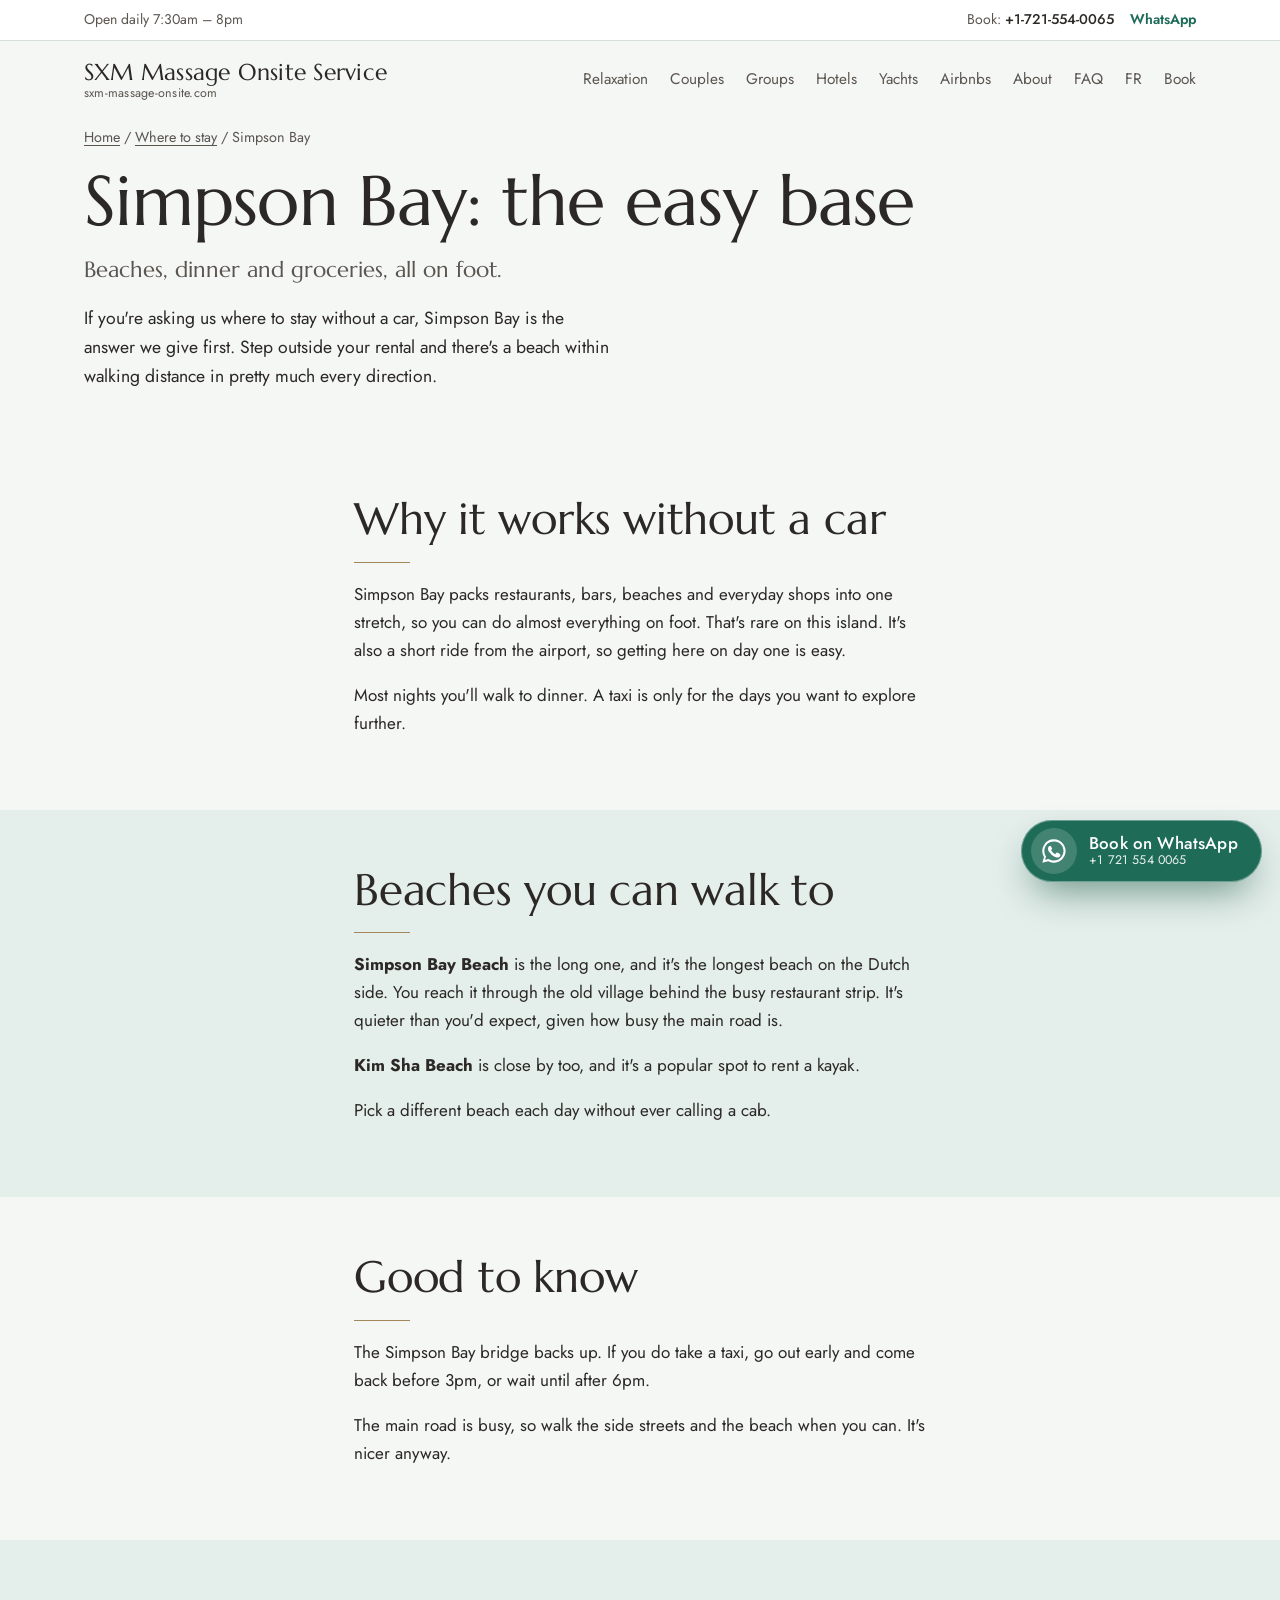
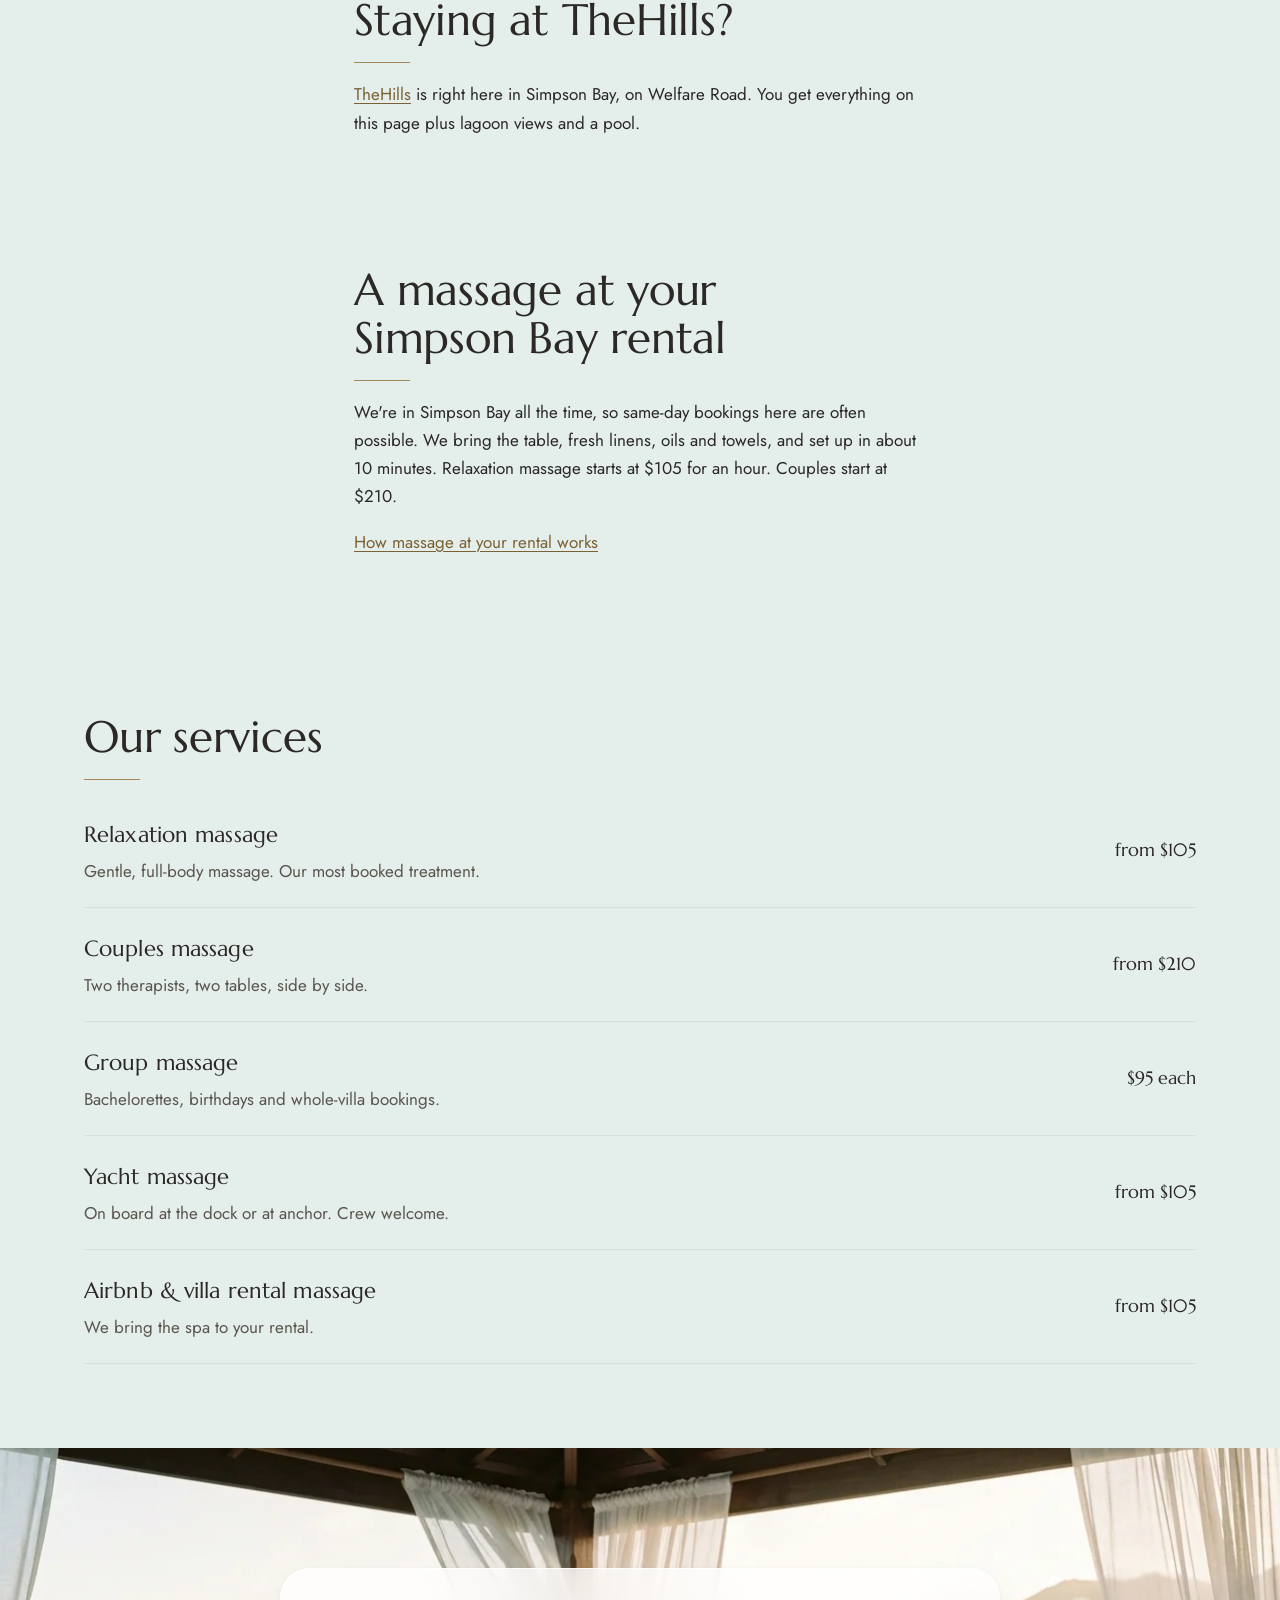
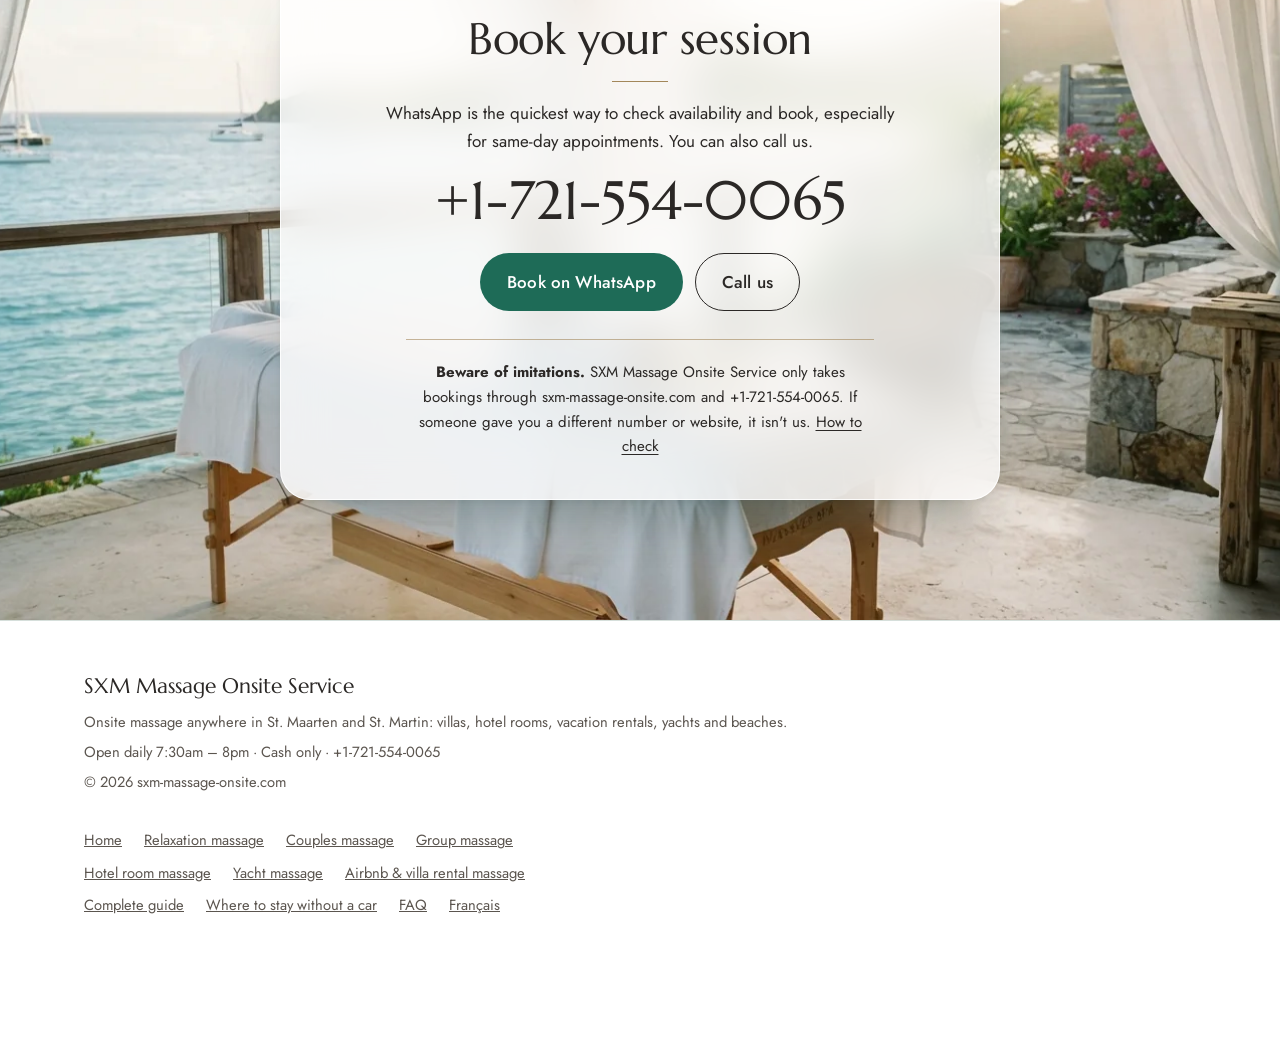
<file: where-to-stay/simpson-bay/index.html>
<!doctype html>
<html lang="en">
<head>
<meta charset="utf-8">
<meta name="viewport" content="width=device-width, initial-scale=1">
<!-- Google Analytics (skipped on localhost so testing doesn't count).
     Loads after the page is ready (first scroll/tap, or 2.5s after load) so it doesn't slow the first screen.
     A WhatsApp/call tap that happens before it has loaded waits up to ~1s so the click is still counted. -->
<script>
(function(){
  var h=location.hostname;
  if(!h||h==="localhost"||h==="127.0.0.1"||h.endsWith(".local")||h.endsWith(".test")) return;
  window.dataLayer=window.dataLayer||[];
  window.gtag=function(){dataLayer.push(arguments);};
  gtag("js",new Date()); gtag("config","G-8R6DB76BGK");
  var started=false, ready=false;
  function load(){ if(started) return; started=true;
    var s=document.createElement("script"); s.async=true; s.onload=function(){ready=true;};
    s.src="https://www.googletagmanager.com/gtag/js?id=G-8R6DB76BGK"; document.head.appendChild(s); }
  ["scroll","pointerdown","keydown","touchstart"].forEach(function(t){ addEventListener(t,load,{once:true,passive:true}); });
  addEventListener("load",function(){ setTimeout(load,2500); });
  document.addEventListener("click",function(e){
    var a=e.target.closest&&e.target.closest("a"); if(!a) return;
    var name, p={link_url:a.href}, txt=(a.textContent||"").trim().slice(0,60);
    if(a.href.indexOf("wa.me/")>-1){ name="whatsapp_click"; p.link_text=txt; }
    else if(a.href.indexOf("tel:")===0){ name="phone_call_click"; }
    if(!name) return;
    var sameTab=!a.target||a.target==="_self", plain=!(e.ctrlKey||e.metaKey||e.shiftKey||e.altKey||e.button);
    if(ready||!sameTab||!plain){ load(); gtag("event",name,p); return; }
    e.preventDefault(); load();
    var gone=false; function go(){ if(gone) return; gone=true; location.href=a.href; }
    p.event_callback=go; p.event_timeout=1000; gtag("event",name,p); setTimeout(go,1200);
  });
})();
</script>
<title>Simpson Bay Without a Car: Beaches, Food and Budget Stays</title>
<meta name="description" content="Why Simpson Bay is the easiest base in St. Maarten without a rental car: walkable beaches, restaurants and shops, plus a tip for dodging bridge traffic.">
<link rel="canonical" href="https://sxm-massage-onsite.com/where-to-stay/simpson-bay/">
<meta name="theme-color" content="#16302A">
<meta property="og:type" content="article">
<meta property="og:site_name" content="SXM Massage Onsite Service">
<meta property="og:title" content="Simpson Bay Without a Car: Beaches, Food and Budget Stays">
<meta property="og:description" content="Why Simpson Bay is the easiest base in St. Maarten without a rental car: walkable beaches, restaurants and shops, plus a tip for dodging bridge traffic.">
<meta property="og:url" content="https://sxm-massage-onsite.com/where-to-stay/simpson-bay/">
<meta property="og:image" content="https://sxm-massage-onsite.com/images/sxm-onsite-massage-share.jpg">
<meta property="og:image:width" content="1200">
<meta property="og:image:height" content="630">
<meta property="og:image:alt" content="Massage set up at a vacation rental in St. Maarten">
<meta name="twitter:card" content="summary_large_image">
<meta name="twitter:image" content="https://sxm-massage-onsite.com/images/sxm-onsite-massage-share.jpg">
<link rel="icon" href="../../favicon.ico" sizes="any">
<link rel="icon" type="image/png" sizes="32x32" href="../../favicon-32.png">
<link rel="apple-touch-icon" href="../../apple-touch-icon.png">
<link rel="manifest" href="../../site.webmanifest">
<link rel="preload" href="../../fonts/marcellus-latin.woff2" as="font" type="font/woff2" crossorigin>
<link rel="preload" href="../../fonts/jost-latin.woff2" as="font" type="font/woff2" crossorigin>
<link rel="stylesheet" href="../../css/style.css?v=20261117e">
<script type="application/ld+json">
{
  "@context": "https://schema.org",
  "@type": "BreadcrumbList",
  "itemListElement": [
    {
      "@type": "ListItem",
      "position": 1,
      "name": "Home",
      "item": "https://sxm-massage-onsite.com/"
    },
    {
      "@type": "ListItem",
      "position": 2,
      "name": "Where to stay",
      "item": "https://sxm-massage-onsite.com/where-to-stay/"
    },
    {
      "@type": "ListItem",
      "position": 3,
      "name": "Simpson Bay",
      "item": "https://sxm-massage-onsite.com/where-to-stay/simpson-bay/"
    }
  ]
}
</script>
<script type="application/ld+json">
{
  "@context": "https://schema.org",
  "@type": "Article",
  "headline": "Simpson Bay Without a Car: Beaches, Food and Budget Stays",
  "description": "Why Simpson Bay is the easiest base in St. Maarten without a rental car: walkable beaches, restaurants and shops, plus a tip for dodging bridge traffic.",
  "url": "https://sxm-massage-onsite.com/where-to-stay/simpson-bay/",
  "datePublished": "2026-11-17",
  "dateModified": "2026-11-17",
  "inLanguage": "en",
  "author": {
    "@type": "Organization",
    "name": "SXM Massage Onsite Service",
    "url": "https://sxm-massage-onsite.com/"
  },
  "publisher": {
    "@id": "https://sxm-massage-onsite.com/#business"
  }
}
</script>
</head>
<body>
<div class="topbar">
  <div class="wrap">
    <span class="tb-hours">Open daily 7:30am – 8pm</span>
    <span class="tb-book">Book: <a class="tb-phone" href="tel:+17215540065"><span class="nw">+1-721-554-0065</span></a> <a class="tb-wa" href="https://wa.me/17215540065?text=Hi%2C%20I%27d%20like%20to%20book%20an%20onsite%20massage" rel="noopener">WhatsApp</a></span>
  </div>
</div>
<header class="wrap top">
  <a class="brand" href="../../">SXM Massage Onsite Service<small>sxm-massage-onsite.com</small></a>
  <button class="menu-btn" type="button" aria-expanded="false" aria-controls="main-nav">Menu</button>
  <nav id="main-nav" aria-label="Main">
    <a href="../../relaxation-massage/">Relaxation</a>
    <a href="../../couples-massage/">Couples</a>
    <a href="../../group-massage/">Groups</a>
    <a href="../../hotel-massage/">Hotels</a>
    <a href="../../yacht-massage/">Yachts</a>
    <a href="../../airbnb-massage/">Airbnbs</a>
    <a href="../../#about">About</a>
    <a href="../../faq/">FAQ</a>
    <a href="../../fr/" hreflang="fr" lang="fr" title="Version française">FR</a>
    <a class="nav-m" href="../../guide/">Complete guide</a>
    <a class="nav-m" href="../../where-to-stay/">Where to stay</a>
    <a href="#book">Book</a>
  </nav>
</header>
<script>
(function(){
  var h=document.querySelector('header.top'), b=h&&h.querySelector('.menu-btn'); if(!b) return;
  function close(){ h.classList.remove('open'); b.setAttribute('aria-expanded','false'); }
  b.addEventListener('click',function(){ var o=h.classList.toggle('open'); b.setAttribute('aria-expanded',o?'true':'false'); });
  h.querySelectorAll('nav a').forEach(function(a){ a.addEventListener('click',close); });
  document.addEventListener('keydown',function(e){ if(e.key==='Escape'&&h.classList.contains('open')){ close(); b.focus(); } });
  document.addEventListener('click',function(e){ if(h.classList.contains('open')&&!h.contains(e.target)) close(); });
})();
</script>
<main>
<section class="hero sub" style="padding-bottom:24px">
  <div class="wrap">
    <p class="crumbs"><a href="../../">Home</a> / <a href="../../where-to-stay/">Where to stay</a> / Simpson Bay</p>
    <h1>Simpson Bay: the easy base</h1>
    <p class="places">Beaches, dinner and groceries, all on foot.</p>
    <p class="lede">If you're asking us where to stay without a car, Simpson Bay is the answer we give first. Step outside your rental and there's a beach within walking distance in pretty much every direction.</p>
  </div>
</section>
<!-- PHOTOS: add area photos here when they arrive -->
<section style="padding:56px 0">
  <div class="wrap measure">
    <h2>Why it works without a car</h2>
    <p>Simpson Bay packs restaurants, bars, beaches and everyday shops into one stretch, so you can do almost everything on foot. That's rare on this island. It's also a short ride from the airport, so getting here on day one is easy.</p>
    <p>Most nights you'll walk to dinner. A taxi is only for the days you want to explore further.</p>
  </div>
</section>
<section class="band" style="padding:56px 0">
  <div class="wrap measure">
    <h2>Beaches you can walk to</h2>
    <p><strong>Simpson Bay Beach</strong> is the long one, and it's the longest beach on the Dutch side. You reach it through the old village behind the busy restaurant strip. It's quieter than you'd expect, given how busy the main road is.</p>
    <p><strong>Kim Sha Beach</strong> is close by too, and it's a popular spot to rent a kayak.</p>
    <p>Pick a different beach each day without ever calling a cab.</p>
  </div>
</section>
<section style="padding:56px 0">
  <div class="wrap measure">
    <h2>Good to know</h2>
    <p>The Simpson Bay bridge backs up. If you do take a taxi, go out early and come back before 3pm, or wait until after 6pm.</p>
    <p>The main road is busy, so walk the side streets and the beach when you can. It's nicer anyway.</p>
  </div>
</section>
<section class="band" style="padding:56px 0">
  <div class="wrap measure">
    <h2>Staying at TheHills?</h2>
    <p><a href="../../where-to-stay/thehills/">TheHills</a> is right here in Simpson Bay, on Welfare Road. You get everything on this page plus lagoon views and a pool.</p>
  </div>
</section>
<section class="band" style="padding:56px 0">
  <div class="wrap measure">
    <h2>A massage at your Simpson Bay rental</h2>
    <p>We're in Simpson Bay all the time, so same-day bookings here are often possible. We bring the table, fresh linens, oils and towels, and set up in about 10 minutes. Relaxation massage starts at $105 for an hour. Couples start at $210.</p>
    <p><a href="../../airbnb-massage/">How massage at your rental works</a></p>
  </div>
</section>
<section class="band">
  <div class="wrap">
    <h2>Our services</h2>
    <ul class="pages">
      <li><a href="../../relaxation-massage/"><strong>Relaxation massage</strong><span>Gentle, full-body massage. Our most booked treatment.</span><em>from $105</em></a></li>
      <li><a href="../../couples-massage/"><strong>Couples massage</strong><span>Two therapists, two tables, side by side.</span><em>from $210</em></a></li>
      <li><a href="../../group-massage/"><strong>Group massage</strong><span>Bachelorettes, birthdays and whole-villa bookings.</span><em>$95 each</em></a></li>
      <li><a href="../../yacht-massage/"><strong>Yacht massage</strong><span>On board at the dock or at anchor. Crew welcome.</span><em>from $105</em></a></li>
      <li><a href="../../airbnb-massage/"><strong>Airbnb & villa rental massage</strong><span>We bring the spa to your rental.</span><em>from $105</em></a></li>
    </ul>
  </div>
</section>
<section id="book" class="dark book">
  <div class="wrap">
    <h2>Book your session</h2>
    <p>WhatsApp is the quickest way to check availability and book, especially for same-day appointments. You can also call us.</p>
    <a class="big-number" href="https://wa.me/17215540065"><span class="nw">+1-721-554-0065</span></a>
    <div class="cta-row">
      <a class="btn btn-wa" href="https://wa.me/17215540065?text=Hi%2C%20I%27d%20like%20to%20book%20an%20onsite%20massage" rel="noopener">Book on WhatsApp</a>
      <a class="btn btn-line" href="tel:+17215540065">Call us</a>
    </div>
    <p class="beware"><strong>Beware of imitations.</strong> SXM Massage Onsite Service only takes bookings through sxm-massage-onsite.com and <span class="nw">+1-721-554-0065</span>. If someone gave you a different number or website, it isn't us. <a href="../../faq/#real">How to check</a></p>
  </div>
</section>
</main>

<footer>
  <div class="wrap cols">
    <div>
      <p><strong>SXM Massage Onsite Service</strong></p>
      <p>Onsite massage anywhere in St. Maarten and St. Martin: villas, hotel rooms, vacation rentals, yachts and beaches.</p>
      <p>Open daily 7:30am – 8pm · Cash only · <span class="nw">+1-721-554-0065</span></p>
      <p>© 2026 sxm-massage-onsite.com</p>
    </div>
    <nav aria-label="Services">
      <a href="../../">Home</a>
      <a href="../../relaxation-massage/">Relaxation massage</a>
      <a href="../../couples-massage/">Couples massage</a>
      <a href="../../group-massage/">Group massage</a>
      <a href="../../hotel-massage/">Hotel room massage</a>
      <a href="../../yacht-massage/">Yacht massage</a>
      <a href="../../airbnb-massage/">Airbnb & villa rental massage</a>
      <a href="../../guide/">Complete guide</a>
      <a href="../../where-to-stay/">Where to stay without a car</a>
      <a href="../../faq/">FAQ</a>
      <a href="../../fr/" hreflang="fr" lang="fr">Français</a>
    </nav>
  </div>
</footer>

<a class="wa-float" href="https://wa.me/17215540065?text=Hi%2C%20I%27d%20like%20to%20book%20an%20onsite%20massage" rel="noopener"><span class="wa-icon" aria-hidden="true"><svg viewBox="0 0 24 24" aria-hidden="true" fill="currentColor"><path d="M12 2a10 10 0 0 0-8.6 15.1L2 22l5-1.3A10 10 0 1 0 12 2zm0 18.2c-1.5 0-3-.4-4.3-1.2l-.3-.2-3 .8.8-2.9-.2-.3A8.2 8.2 0 1 1 12 20.2zm4.5-6.1c-.2-.1-1.5-.7-1.7-.8-.2-.1-.4-.1-.6.1l-.8 1c-.1.2-.3.2-.5.1a6.7 6.7 0 0 1-3.3-2.9c-.3-.4.2-.4.7-1.3.1-.2 0-.3 0-.4l-.8-1.8c-.2-.5-.4-.4-.6-.4h-.5a1 1 0 0 0-.7.3 3 3 0 0 0-.9 2.2 5.2 5.2 0 0 0 1.1 2.7 11.8 11.8 0 0 0 4.5 4c1.7.7 2.3.8 3.2.6.5-.1 1.5-.6 1.7-1.2.2-.6.2-1.1.2-1.2-.1-.1-.3-.2-.5-.3z"/></svg></span><span class="wa-text">Book on WhatsApp<small>+1 721 554 0065</small></span></a>
</body>
</html>
</file>
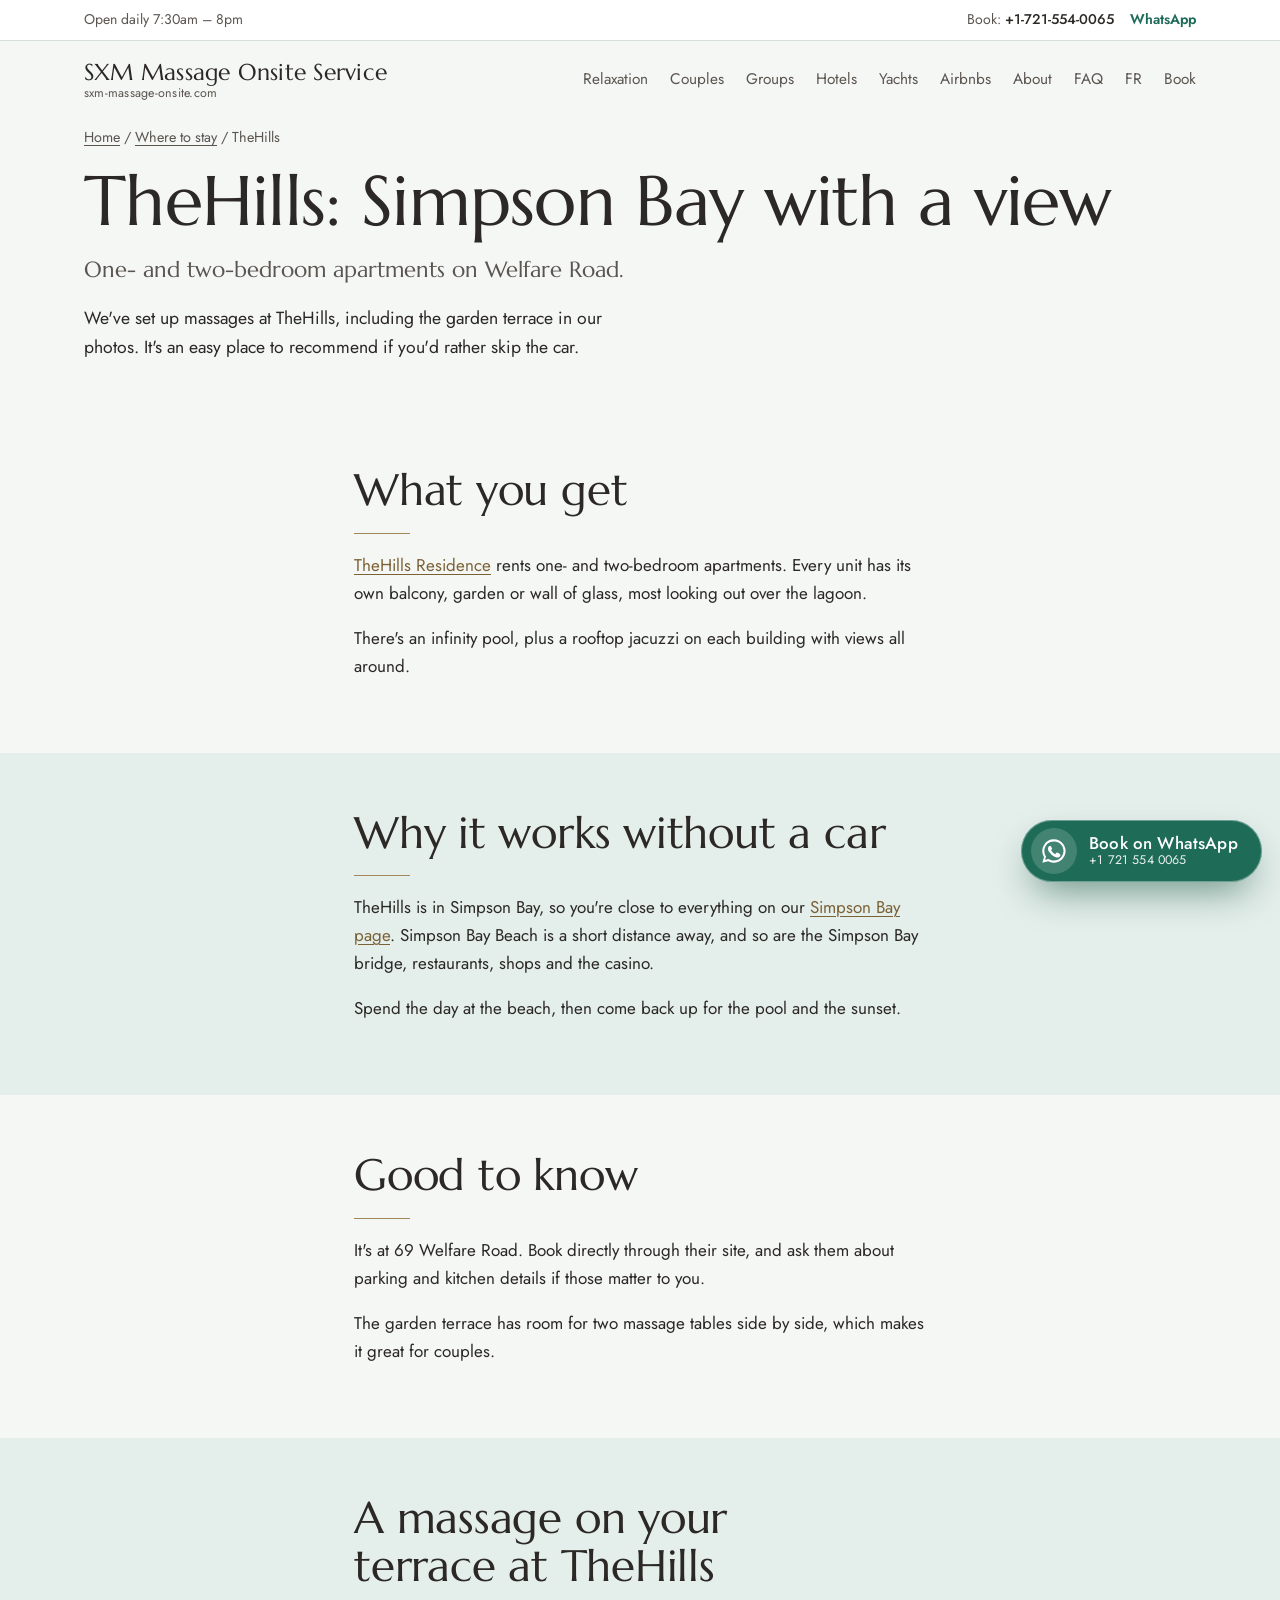
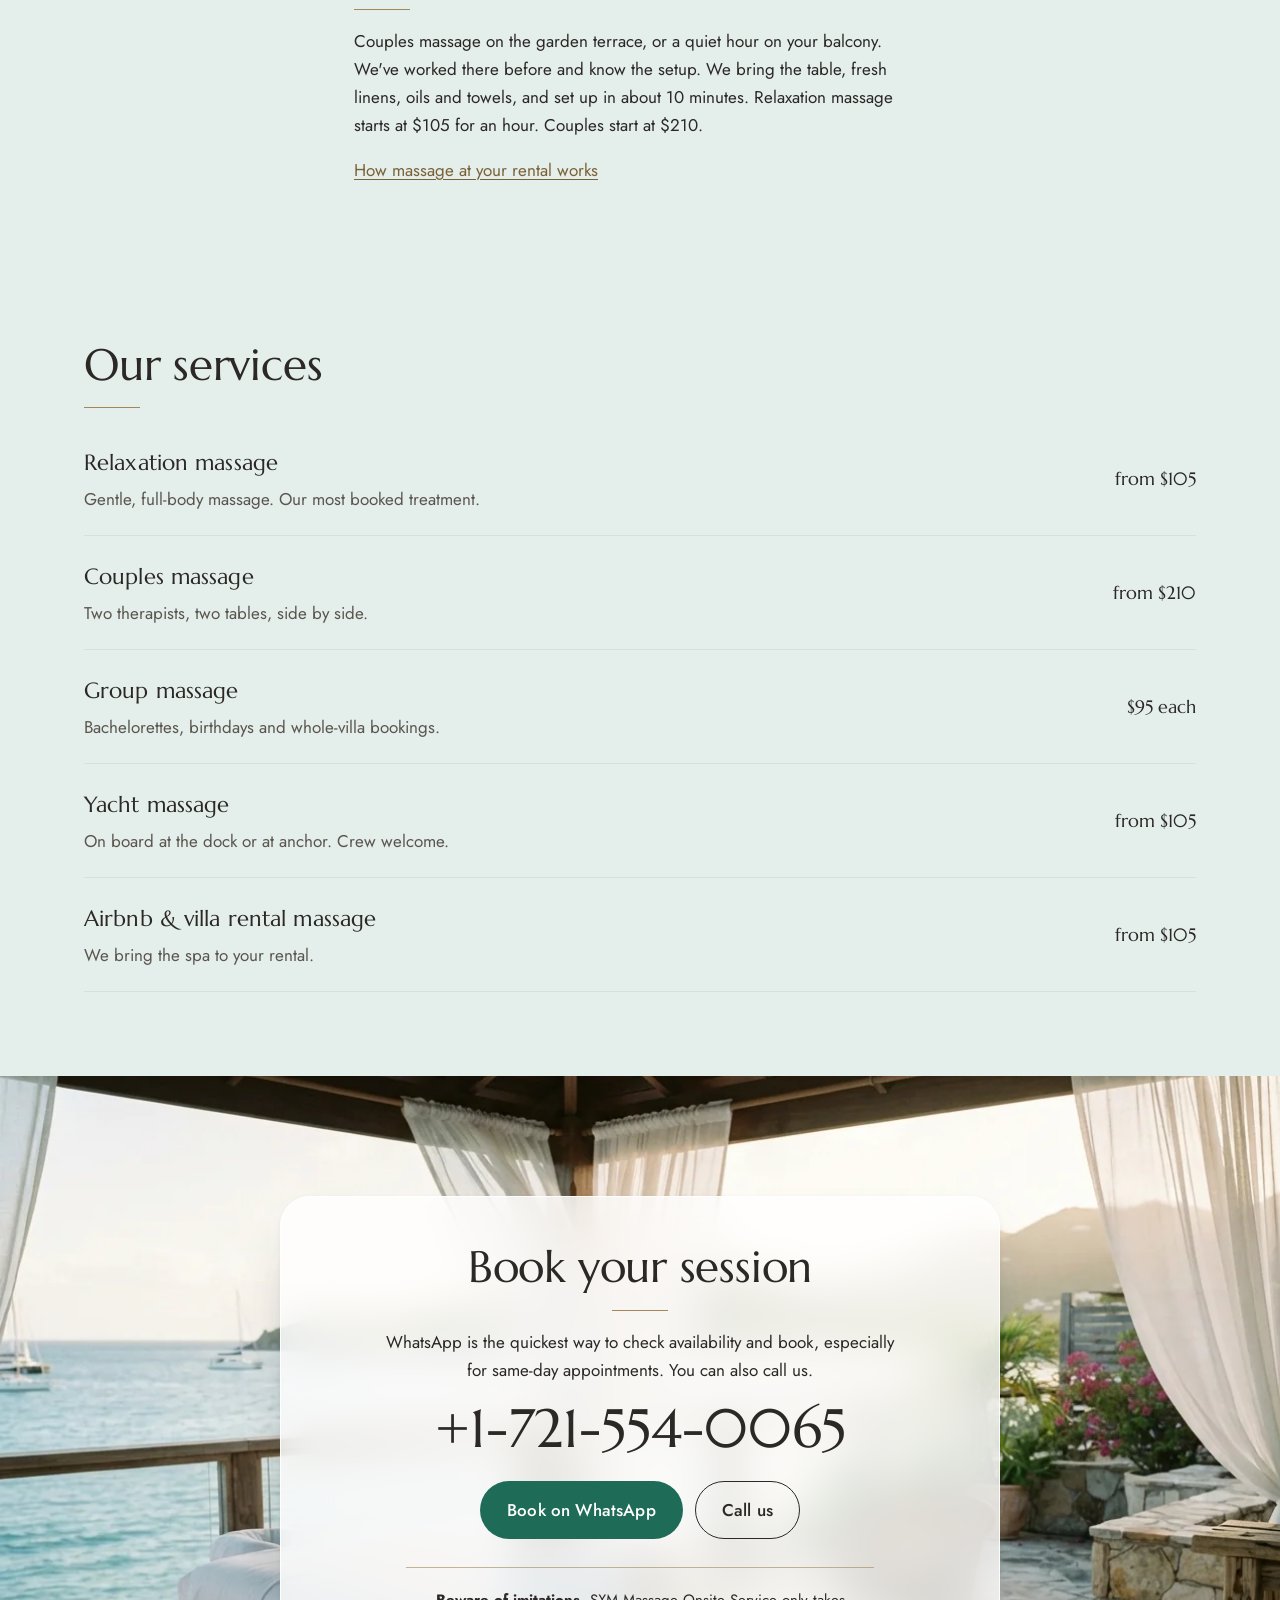
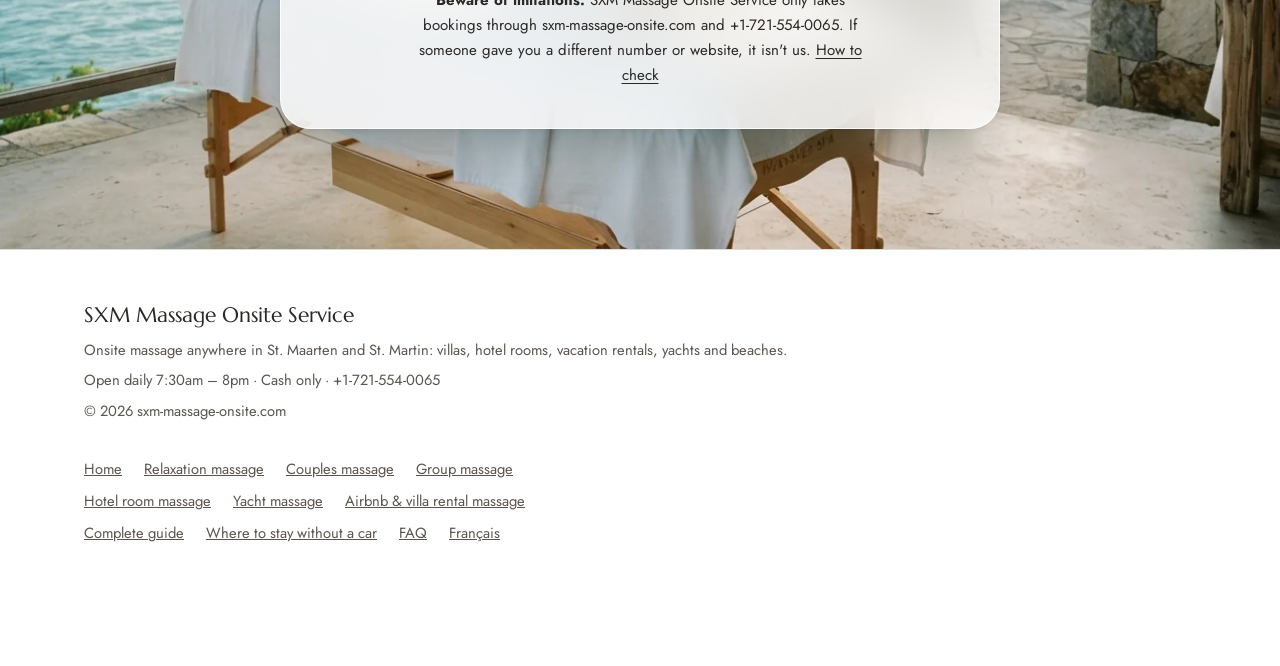
<file: where-to-stay/thehills/index.html>
<!doctype html>
<html lang="en">
<head>
<meta charset="utf-8">
<meta name="viewport" content="width=device-width, initial-scale=1">
<!-- Google Analytics (skipped on localhost so testing doesn't count).
     Loads after the page is ready (first scroll/tap, or 2.5s after load) so it doesn't slow the first screen.
     A WhatsApp/call tap that happens before it has loaded waits up to ~1s so the click is still counted. -->
<script>
(function(){
  var h=location.hostname;
  if(!h||h==="localhost"||h==="127.0.0.1"||h.endsWith(".local")||h.endsWith(".test")) return;
  window.dataLayer=window.dataLayer||[];
  window.gtag=function(){dataLayer.push(arguments);};
  gtag("js",new Date()); gtag("config","G-8R6DB76BGK");
  var started=false, ready=false;
  function load(){ if(started) return; started=true;
    var s=document.createElement("script"); s.async=true; s.onload=function(){ready=true;};
    s.src="https://www.googletagmanager.com/gtag/js?id=G-8R6DB76BGK"; document.head.appendChild(s); }
  ["scroll","pointerdown","keydown","touchstart"].forEach(function(t){ addEventListener(t,load,{once:true,passive:true}); });
  addEventListener("load",function(){ setTimeout(load,2500); });
  document.addEventListener("click",function(e){
    var a=e.target.closest&&e.target.closest("a"); if(!a) return;
    var name, p={link_url:a.href}, txt=(a.textContent||"").trim().slice(0,60);
    if(a.href.indexOf("wa.me/")>-1){ name="whatsapp_click"; p.link_text=txt; }
    else if(a.href.indexOf("tel:")===0){ name="phone_call_click"; }
    if(!name) return;
    var sameTab=!a.target||a.target==="_self", plain=!(e.ctrlKey||e.metaKey||e.shiftKey||e.altKey||e.button);
    if(ready||!sameTab||!plain){ load(); gtag("event",name,p); return; }
    e.preventDefault(); load();
    var gone=false; function go(){ if(gone) return; gone=true; location.href=a.href; }
    p.event_callback=go; p.event_timeout=1000; gtag("event",name,p); setTimeout(go,1200);
  });
})();
</script>
<title>TheHills Residence, Simpson Bay: Lagoon Views, No Car Needed</title>
<meta name="description" content="TheHills Residence on Welfare Road, Simpson Bay: 1- and 2-bedroom apartments with lagoon views, an infinity pool and a rooftop jacuzzi, near beaches and dinner.">
<link rel="canonical" href="https://sxm-massage-onsite.com/where-to-stay/thehills/">
<meta name="theme-color" content="#16302A">
<meta property="og:type" content="article">
<meta property="og:site_name" content="SXM Massage Onsite Service">
<meta property="og:title" content="TheHills Residence, Simpson Bay: Lagoon Views, No Car Needed">
<meta property="og:description" content="TheHills Residence on Welfare Road, Simpson Bay: 1- and 2-bedroom apartments with lagoon views, an infinity pool and a rooftop jacuzzi, near beaches and dinner.">
<meta property="og:url" content="https://sxm-massage-onsite.com/where-to-stay/thehills/">
<meta property="og:image" content="https://sxm-massage-onsite.com/images/sxm-onsite-massage-share.jpg">
<meta property="og:image:width" content="1200">
<meta property="og:image:height" content="630">
<meta property="og:image:alt" content="Massage set up at a vacation rental in St. Maarten">
<meta name="twitter:card" content="summary_large_image">
<meta name="twitter:image" content="https://sxm-massage-onsite.com/images/sxm-onsite-massage-share.jpg">
<link rel="icon" href="../../favicon.ico" sizes="any">
<link rel="icon" type="image/png" sizes="32x32" href="../../favicon-32.png">
<link rel="apple-touch-icon" href="../../apple-touch-icon.png">
<link rel="manifest" href="../../site.webmanifest">
<link rel="preload" href="../../fonts/marcellus-latin.woff2" as="font" type="font/woff2" crossorigin>
<link rel="preload" href="../../fonts/jost-latin.woff2" as="font" type="font/woff2" crossorigin>
<link rel="stylesheet" href="../../css/style.css?v=20261117e">
<script type="application/ld+json">
{
  "@context": "https://schema.org",
  "@type": "BreadcrumbList",
  "itemListElement": [
    {
      "@type": "ListItem",
      "position": 1,
      "name": "Home",
      "item": "https://sxm-massage-onsite.com/"
    },
    {
      "@type": "ListItem",
      "position": 2,
      "name": "Where to stay",
      "item": "https://sxm-massage-onsite.com/where-to-stay/"
    },
    {
      "@type": "ListItem",
      "position": 3,
      "name": "TheHills",
      "item": "https://sxm-massage-onsite.com/where-to-stay/thehills/"
    }
  ]
}
</script>
<script type="application/ld+json">
{
  "@context": "https://schema.org",
  "@type": "Article",
  "headline": "TheHills Residence, Simpson Bay: Lagoon Views, No Car Needed",
  "description": "TheHills Residence on Welfare Road, Simpson Bay: 1- and 2-bedroom apartments with lagoon views, an infinity pool and a rooftop jacuzzi, near beaches and dinner.",
  "url": "https://sxm-massage-onsite.com/where-to-stay/thehills/",
  "datePublished": "2026-11-17",
  "dateModified": "2026-11-17",
  "inLanguage": "en",
  "author": {
    "@type": "Organization",
    "name": "SXM Massage Onsite Service",
    "url": "https://sxm-massage-onsite.com/"
  },
  "publisher": {
    "@id": "https://sxm-massage-onsite.com/#business"
  }
}
</script>
</head>
<body>
<div class="topbar">
  <div class="wrap">
    <span class="tb-hours">Open daily 7:30am – 8pm</span>
    <span class="tb-book">Book: <a class="tb-phone" href="tel:+17215540065"><span class="nw">+1-721-554-0065</span></a> <a class="tb-wa" href="https://wa.me/17215540065?text=Hi%2C%20I%27d%20like%20to%20book%20an%20onsite%20massage" rel="noopener">WhatsApp</a></span>
  </div>
</div>
<header class="wrap top">
  <a class="brand" href="../../">SXM Massage Onsite Service<small>sxm-massage-onsite.com</small></a>
  <button class="menu-btn" type="button" aria-expanded="false" aria-controls="main-nav">Menu</button>
  <nav id="main-nav" aria-label="Main">
    <a href="../../relaxation-massage/">Relaxation</a>
    <a href="../../couples-massage/">Couples</a>
    <a href="../../group-massage/">Groups</a>
    <a href="../../hotel-massage/">Hotels</a>
    <a href="../../yacht-massage/">Yachts</a>
    <a href="../../airbnb-massage/">Airbnbs</a>
    <a href="../../#about">About</a>
    <a href="../../faq/">FAQ</a>
    <a href="../../fr/" hreflang="fr" lang="fr" title="Version française">FR</a>
    <a class="nav-m" href="../../guide/">Complete guide</a>
    <a class="nav-m" href="../../where-to-stay/">Where to stay</a>
    <a href="#book">Book</a>
  </nav>
</header>
<script>
(function(){
  var h=document.querySelector('header.top'), b=h&&h.querySelector('.menu-btn'); if(!b) return;
  function close(){ h.classList.remove('open'); b.setAttribute('aria-expanded','false'); }
  b.addEventListener('click',function(){ var o=h.classList.toggle('open'); b.setAttribute('aria-expanded',o?'true':'false'); });
  h.querySelectorAll('nav a').forEach(function(a){ a.addEventListener('click',close); });
  document.addEventListener('keydown',function(e){ if(e.key==='Escape'&&h.classList.contains('open')){ close(); b.focus(); } });
  document.addEventListener('click',function(e){ if(h.classList.contains('open')&&!h.contains(e.target)) close(); });
})();
</script>
<main>
<section class="hero sub" style="padding-bottom:24px">
  <div class="wrap">
    <p class="crumbs"><a href="../../">Home</a> / <a href="../../where-to-stay/">Where to stay</a> / TheHills</p>
    <h1>TheHills: Simpson Bay with a view</h1>
    <p class="places">One- and two-bedroom apartments on Welfare Road.</p>
    <p class="lede">We've set up massages at TheHills, including the garden terrace in our photos. It's an easy place to recommend if you'd rather skip the car.</p>
  </div>
</section>
<!-- PHOTOS: add area photos here when they arrive -->
<section style="padding:56px 0">
  <div class="wrap measure">
    <h2>What you get</h2>
    <p><a href="https://vacation.rentals.thehillsresidence.com/" target="_blank" rel="noopener">TheHills Residence</a> rents one- and two-bedroom apartments. Every unit has its own balcony, garden or wall of glass, most looking out over the lagoon.</p>
    <p>There's an infinity pool, plus a rooftop jacuzzi on each building with views all around.</p>
  </div>
</section>
<section class="band" style="padding:56px 0">
  <div class="wrap measure">
    <h2>Why it works without a car</h2>
    <p>TheHills is in Simpson Bay, so you're close to everything on our <a href="../../where-to-stay/simpson-bay/">Simpson Bay page</a>. Simpson Bay Beach is a short distance away, and so are the Simpson Bay bridge, restaurants, shops and the casino.</p>
    <p>Spend the day at the beach, then come back up for the pool and the sunset.</p>
  </div>
</section>
<section style="padding:56px 0">
  <div class="wrap measure">
    <h2>Good to know</h2>
    <p>It's at 69 Welfare Road. Book directly through their site, and ask them about parking and kitchen details if those matter to you.</p>
    <p>The garden terrace has room for two massage tables side by side, which makes it great for couples.</p>
  </div>
</section>
<section class="band" style="padding:56px 0">
  <div class="wrap measure">
    <h2>A massage on your terrace at TheHills</h2>
    <p>Couples massage on the garden terrace, or a quiet hour on your balcony. We've worked there before and know the setup. We bring the table, fresh linens, oils and towels, and set up in about 10 minutes. Relaxation massage starts at $105 for an hour. Couples start at $210.</p>
    <p><a href="../../airbnb-massage/">How massage at your rental works</a></p>
  </div>
</section>
<section class="band">
  <div class="wrap">
    <h2>Our services</h2>
    <ul class="pages">
      <li><a href="../../relaxation-massage/"><strong>Relaxation massage</strong><span>Gentle, full-body massage. Our most booked treatment.</span><em>from $105</em></a></li>
      <li><a href="../../couples-massage/"><strong>Couples massage</strong><span>Two therapists, two tables, side by side.</span><em>from $210</em></a></li>
      <li><a href="../../group-massage/"><strong>Group massage</strong><span>Bachelorettes, birthdays and whole-villa bookings.</span><em>$95 each</em></a></li>
      <li><a href="../../yacht-massage/"><strong>Yacht massage</strong><span>On board at the dock or at anchor. Crew welcome.</span><em>from $105</em></a></li>
      <li><a href="../../airbnb-massage/"><strong>Airbnb & villa rental massage</strong><span>We bring the spa to your rental.</span><em>from $105</em></a></li>
    </ul>
  </div>
</section>
<section id="book" class="dark book">
  <div class="wrap">
    <h2>Book your session</h2>
    <p>WhatsApp is the quickest way to check availability and book, especially for same-day appointments. You can also call us.</p>
    <a class="big-number" href="https://wa.me/17215540065"><span class="nw">+1-721-554-0065</span></a>
    <div class="cta-row">
      <a class="btn btn-wa" href="https://wa.me/17215540065?text=Hi%2C%20I%27d%20like%20to%20book%20an%20onsite%20massage" rel="noopener">Book on WhatsApp</a>
      <a class="btn btn-line" href="tel:+17215540065">Call us</a>
    </div>
    <p class="beware"><strong>Beware of imitations.</strong> SXM Massage Onsite Service only takes bookings through sxm-massage-onsite.com and <span class="nw">+1-721-554-0065</span>. If someone gave you a different number or website, it isn't us. <a href="../../faq/#real">How to check</a></p>
  </div>
</section>
</main>

<footer>
  <div class="wrap cols">
    <div>
      <p><strong>SXM Massage Onsite Service</strong></p>
      <p>Onsite massage anywhere in St. Maarten and St. Martin: villas, hotel rooms, vacation rentals, yachts and beaches.</p>
      <p>Open daily 7:30am – 8pm · Cash only · <span class="nw">+1-721-554-0065</span></p>
      <p>© 2026 sxm-massage-onsite.com</p>
    </div>
    <nav aria-label="Services">
      <a href="../../">Home</a>
      <a href="../../relaxation-massage/">Relaxation massage</a>
      <a href="../../couples-massage/">Couples massage</a>
      <a href="../../group-massage/">Group massage</a>
      <a href="../../hotel-massage/">Hotel room massage</a>
      <a href="../../yacht-massage/">Yacht massage</a>
      <a href="../../airbnb-massage/">Airbnb & villa rental massage</a>
      <a href="../../guide/">Complete guide</a>
      <a href="../../where-to-stay/">Where to stay without a car</a>
      <a href="../../faq/">FAQ</a>
      <a href="../../fr/" hreflang="fr" lang="fr">Français</a>
    </nav>
  </div>
</footer>

<a class="wa-float" href="https://wa.me/17215540065?text=Hi%2C%20I%27d%20like%20to%20book%20an%20onsite%20massage" rel="noopener"><span class="wa-icon" aria-hidden="true"><svg viewBox="0 0 24 24" aria-hidden="true" fill="currentColor"><path d="M12 2a10 10 0 0 0-8.6 15.1L2 22l5-1.3A10 10 0 1 0 12 2zm0 18.2c-1.5 0-3-.4-4.3-1.2l-.3-.2-3 .8.8-2.9-.2-.3A8.2 8.2 0 1 1 12 20.2zm4.5-6.1c-.2-.1-1.5-.7-1.7-.8-.2-.1-.4-.1-.6.1l-.8 1c-.1.2-.3.2-.5.1a6.7 6.7 0 0 1-3.3-2.9c-.3-.4.2-.4.7-1.3.1-.2 0-.3 0-.4l-.8-1.8c-.2-.5-.4-.4-.6-.4h-.5a1 1 0 0 0-.7.3 3 3 0 0 0-.9 2.2 5.2 5.2 0 0 0 1.1 2.7 11.8 11.8 0 0 0 4.5 4c1.7.7 2.3.8 3.2.6.5-.1 1.5-.6 1.7-1.2.2-.6.2-1.1.2-1.2-.1-.1-.3-.2-.5-.3z"/></svg></span><span class="wa-text">Book on WhatsApp<small>+1 721 554 0065</small></span></a>
</body>
</html>
</file>
<file: css/style.css>
/* SXM Massage Onsite Service: "villa morning" luxury spa theme
   Pearl + sea mist backgrounds, espresso text, champagne-gold hairlines,
   frosted glass panels floating over real setup photos.
   Fonts are served from this site: Marcellus (headings), Jost (text). */

@font-face{font-family:"Marcellus";font-style:normal;font-weight:400;font-display:swap;src:url(../fonts/marcellus-latin.woff2) format("woff2")}
@font-face{font-family:"Jost";font-style:normal;font-weight:300 700;font-display:swap;src:url(../fonts/jost-latin.woff2) format("woff2")}

:root{
  --pearl:#F5F7F5;        /* page */
  --mist:#E4EEEB;         /* soft lagoon bands */
  --white:#FFFFFF;
  --ink:#2B2826;          /* espresso text (13.6:1 on pearl) */
  --ink-soft:#5B554F;     /* secondary text (6.8:1 on pearl) */
  --gold:#A3875A;         /* champagne: hairlines and ornaments only */
  --gold-deep:#7A6136;    /* gold that can carry text (5.4:1) */
  --palm:#1E6B57;         /* WhatsApp + main actions (white text 6.4:1) */
  --palm-dark:#17543F;
  --line:#D6DFDB;
  --glass:rgba(255,255,255,.80);
  --glass-edge:rgba(255,255,255,.85);
  --float:0 30px 60px -28px rgba(31,58,52,.45),0 2px 6px rgba(31,58,52,.06);
  --serif:"Marcellus","Cormorant Garamond",Georgia,serif;
  --sans:"Jost",system-ui,-apple-system,"Segoe UI",sans-serif;
}
*{box-sizing:border-box}
html{scroll-behavior:smooth}
@media (prefers-reduced-motion:reduce){html{scroll-behavior:auto}}
body{margin:0;background:var(--pearl);color:var(--ink);font-family:var(--sans);font-weight:400;font-size:1.0625rem;line-height:1.65;-webkit-font-smoothing:antialiased}
img{max-width:100%;display:block}
a{color:inherit}
p a,li a,.faq details p a{color:var(--gold-deep);text-decoration-thickness:1px;text-underline-offset:3px}
p a:hover,li a:hover{color:var(--ink)}
a:focus-visible,button:focus-visible,summary:focus-visible{outline:3px solid var(--palm);outline-offset:3px;border-radius:6px}
.wrap{max-width:1160px;margin:0 auto;padding:0 24px}
.measure{max-width:62ch}
.nw{white-space:nowrap}

/* frosted glass panel, used wherever text floats over a photo */
.glass,.vhero-content > .glass-card,.hero.sub .hero-grid > div:first-child,.book .wrap{
  background:var(--glass);
  -webkit-backdrop-filter:blur(22px) saturate(1.25);backdrop-filter:blur(22px) saturate(1.25);
  border:1px solid var(--glass-edge);box-shadow:var(--float);
}
@supports not ((backdrop-filter:blur(1px)) or (-webkit-backdrop-filter:blur(1px))){
  .vhero-content > .glass-card,.hero.sub .hero-grid > div:first-child,.book .wrap{background:rgba(255,255,255,.93)}
}

/* type */
h1,h2,.vhero .places,.hero .places,.brand,.price,.big-number,.steps li::before,.pages a strong,.rate-card h3{font-family:var(--serif);font-weight:400}
h1{font-size:clamp(2.4rem,5.6vw,4.4rem);line-height:1.04;letter-spacing:-.01em;margin:0 0 14px;text-wrap:balance}
h2{font-size:clamp(1.85rem,3.6vw,2.75rem);line-height:1.1;letter-spacing:-.005em;margin:0 0 14px;text-wrap:balance}
h3{font-family:var(--sans);font-size:1.12rem;line-height:1.3;margin:0 0 6px;font-weight:600}
h2::after{content:"";display:block;width:56px;height:1px;background:var(--gold);margin-top:18px}
.intro{margin:0 0 40px;color:var(--ink-soft)}
.prose p{margin:0 0 18px}

/* top bar */
.topbar{background:var(--white);color:var(--ink-soft);font-size:.88rem;border-bottom:1px solid var(--line)}
.topbar .wrap{display:flex;justify-content:space-between;align-items:center;gap:12px;height:40px}
.topbar a{color:var(--ink);font-weight:500;text-decoration:none}
.topbar .tb-phone:hover{text-decoration:underline;text-underline-offset:3px}
.topbar .tb-wa{margin-left:12px;color:var(--palm);font-weight:600}
.topbar .tb-wa:hover{text-decoration:underline;text-underline-offset:3px}
@media (max-width:520px){.topbar .tb-hours{display:none}.topbar .wrap{justify-content:center}}

/* header */
.top{display:flex;align-items:center;justify-content:space-between;gap:16px;padding:18px 24px}
.brand{font-size:1.45rem;letter-spacing:.01em;text-decoration:none;line-height:1.1}
.brand small{display:block;font-family:var(--sans);font-size:.78rem;color:var(--ink-soft);letter-spacing:.02em;margin-top:2px}
@media (max-width:480px){.brand{font-size:1.15rem;letter-spacing:0}}
.top nav{display:flex;gap:22px;font-size:.96rem}
.top nav a{text-decoration:none;color:var(--ink-soft)}
.top nav a:hover,.top nav a[aria-current="page"]{color:var(--ink);text-decoration:underline;text-decoration-color:var(--gold);text-underline-offset:6px}
.menu-btn{display:none}
.top nav .nav-m{display:none}
@media (max-width:880px){
  .top{position:relative}.top nav{display:none}
  .menu-btn{display:inline-flex;align-items:center;font:inherit;font-weight:500;font-size:.95rem;line-height:1;padding:10px 18px;min-height:44px;border:1px solid var(--ink);border-radius:999px;background:transparent;color:var(--ink);cursor:pointer}
  .top.open nav{display:flex;flex-direction:column;gap:2px;position:absolute;top:calc(100% - 4px);left:14px;right:14px;z-index:30;padding:10px;background:rgba(255,255,255,.96);-webkit-backdrop-filter:blur(18px);backdrop-filter:blur(18px);border:1px solid var(--line);border-radius:16px;box-shadow:var(--float)}
  .top.open nav a{display:block;padding:12px 14px;border-radius:10px;color:var(--ink);font-size:1.05rem}
  .top.open nav a:hover{background:var(--mist);text-decoration:none}
}

/* breadcrumb */
.crumbs{font-size:.9rem;color:var(--ink-soft);margin:0 0 14px}
.crumbs a{color:var(--ink-soft)}

/* buttons */
.btn{display:inline-flex;align-items:center;gap:10px;justify-content:center;font:inherit;font-weight:500;letter-spacing:.01em;text-decoration:none;border-radius:999px;padding:14px 26px;min-height:50px;border:1px solid transparent;cursor:pointer;transition:background-color .2s ease,color .2s ease}
.btn-wa{background:var(--palm);color:var(--white)}
.btn-wa:hover{background:var(--palm-dark)}
.btn-line{border-color:var(--ink);color:var(--ink);background:transparent}
.btn-line:hover{background:var(--ink);color:var(--pearl)}
.btn svg{width:20px;height:20px;flex:none}
.cta-row{display:flex;flex-wrap:wrap;gap:12px;align-items:center}

/* ---------- home: full-screen photo/video with a floating glass card ---------- */
.has-vhero header.top{position:absolute;top:52px;left:0;right:0;margin:0 auto;max-width:1160px;z-index:5;padding:14px 22px;width:calc(100% - 28px);border-radius:999px;
  background:rgba(255,255,255,.78);-webkit-backdrop-filter:blur(18px) saturate(1.2);backdrop-filter:blur(18px) saturate(1.2);border:1px solid var(--glass-edge);box-shadow:var(--float)}
.has-vhero header.top .brand small{display:none}
@media (max-width:880px){.has-vhero header.top{border-radius:22px;padding:10px 12px 10px 18px}}
.vhero{position:relative;min-height:calc(100vh - 40px);min-height:calc(100svh - 40px);display:flex;align-items:flex-end;overflow:hidden;padding:150px 0 64px;background:var(--mist)}
.vhero-poster{position:absolute;inset:0;width:100%;height:100%;object-fit:cover;z-index:0}
.vhero-video{position:absolute;inset:0;width:100%;height:100%;object-fit:cover;z-index:0}
.vhero-video.lazy{opacity:0;transition:opacity .8s ease}
.vhero-video.lazy.is-playing{opacity:1}
@media (prefers-reduced-motion:reduce){.vhero-video.lazy{transition:none}}
.vhero-shade{position:absolute;inset:0;z-index:1;background:linear-gradient(180deg,rgba(245,247,245,0) 55%,rgba(245,247,245,.35) 100%)}
.vhero-content{position:relative;z-index:2;width:100%}
.vhero-content > .glass-card{max-width:620px;border-radius:28px;padding:38px 40px 34px}
.vhero h1{margin:0 0 6px}
.vhero .places{font-size:clamp(1.35rem,2.4vw,1.75rem);line-height:1.25;color:var(--ink);margin:0 0 16px}
.vhero .lede{font-size:1.1rem;color:var(--ink);margin:0 0 26px;max-width:48ch}
.facts{display:flex;flex-wrap:wrap;gap:6px 22px;margin:26px 0 0;padding:20px 0 0;list-style:none;font-size:.92rem;color:var(--ink);border-top:1px solid rgba(163,135,90,.55)}
.facts li strong{font-weight:600}
.vhero-toggle{position:absolute;right:22px;bottom:26px;z-index:3;width:46px;height:46px;display:grid;place-items:center;background:var(--glass);-webkit-backdrop-filter:blur(14px);backdrop-filter:blur(14px);color:var(--ink);border:1px solid var(--glass-edge);border-radius:999px;font-size:.8rem;letter-spacing:-2px;cursor:pointer}
@media (min-width:1000px){
  .vhero-content > .glass-card{margin:0 auto;text-align:center;max-width:680px}
  .vhero .lede{margin-left:auto;margin-right:auto}
  .vhero .cta-row,.vhero .facts{justify-content:center}
}
@media (max-width:760px){
  .vhero{padding:150px 0 28px;align-items:flex-end}
  .vhero-content > .glass-card{padding:26px 22px 22px;border-radius:22px}
  .vhero-toggle{bottom:auto;top:142px;right:14px}
  .facts{gap:4px 16px}
}

/* ---------- inner pages: arched photo with the glass card floating over it ---------- */
.hero{padding:8px 0 56px}
.hero.sub .hero-grid{display:grid;grid-template-columns:repeat(12,1fr);align-items:end}
.hero.sub .hero-photo{grid-column:5 / 13;grid-row:1;aspect-ratio:5/4;border-radius:320px 320px 24px 24px;overflow:hidden;background:var(--mist)}
.hero.sub .hero-grid > div:first-child{grid-column:1 / 8;grid-row:1;position:relative;z-index:2;border-radius:26px;padding:36px 38px 34px;margin-bottom:-28px}
.hero-photo img{width:100%;height:100%;object-fit:cover;display:block}
.hero .lede{font-size:1.1rem;max-width:48ch;margin:0 0 24px}
.hero .places{font-size:1.4rem;color:var(--ink-soft);margin:0 0 16px}
@media (max-width:900px){
  .hero.sub .hero-grid{grid-template-columns:1fr}
  .hero.sub .hero-photo{grid-column:1;grid-row:1;aspect-ratio:4/3;border-radius:200px 200px 20px 20px}
  .hero.sub .hero-grid > div:first-child{grid-column:1;grid-row:2;margin:-72px 10px 0;padding:26px 22px 24px;border-radius:22px}
}

/* sections */
section{padding:84px 0}
.band{background:var(--mist)}
.dark{background:var(--mist);color:var(--ink)}
.dark .intro,.dark p{color:var(--ink-soft)}

/* prices: set like a spa menu, not boxes */
.rate-cards{list-style:none;margin:0;padding:0;display:grid;grid-template-columns:1fr 1fr;gap:0 64px}
@media (max-width:820px){.rate-cards{grid-template-columns:1fr}}
.rate-card{position:relative;display:grid;grid-template-columns:1fr auto;column-gap:18px;align-items:baseline;padding:22px 0;border-bottom:1px solid var(--line)}
.rate-card h3{grid-column:1;font-size:1.35rem;line-height:1.25;margin:0;letter-spacing:.005em}
.rate-card h3 a{text-decoration:none;color:var(--ink)}
.rate-card h3 a::after{content:"";position:absolute;inset:0}
.rate-card.linked:hover h3 a{text-decoration:underline;text-decoration-color:var(--gold);text-underline-offset:5px}
.rate-card:focus-within{outline:3px solid var(--palm);outline-offset:4px;border-radius:6px}
.rate-card h3 a:focus-visible{outline:none}
.rate-card .price{grid-column:2;grid-row:1;margin:0;font-size:1.65rem;line-height:1;white-space:nowrap;color:var(--ink);text-align:right}
.rate-card .price span,.rate-card .price small{display:block;margin-top:4px;font-family:var(--sans);font-size:.82rem;color:var(--ink-soft)}
.rate-card .note{grid-column:1 / 3;margin:8px 0 0;color:var(--ink-soft);font-size:.97rem;max-width:56ch}
.rate-card .badge{grid-column:1;grid-row:2;justify-self:start;margin:4px 0 0;font-family:var(--serif);font-size:.95rem;color:var(--gold-deep)}
.rate-card .more{grid-column:1 / 3;margin-top:8px;font-weight:500;font-size:.92rem;color:var(--palm)}
.rate-foot{margin:24px 0 0;font-size:.95rem;color:var(--ink-soft)}
.rates{margin:0;padding:0}
.rate{display:grid;grid-template-columns:1fr auto;gap:4px 24px;padding:20px 0;border-bottom:1px solid var(--line)}
.rate dt{font-family:var(--serif);font-size:1.3rem}
.rate dd{margin:0}
.rate .price{grid-column:2;grid-row:1 / span 2;align-self:center;font-size:1.6rem;text-align:right;white-space:nowrap}
.rate .price span{display:block;font-family:var(--sans);font-size:.82rem;color:var(--ink-soft)}
.rate .note{color:var(--ink-soft);font-size:.97rem;max-width:56ch}

/* steps: a real sequence, so numbered */
.steps{list-style:none;margin:0;padding:0;display:grid;grid-template-columns:repeat(3,1fr);gap:44px;counter-reset:s}
.steps.four{grid-template-columns:repeat(4,1fr);gap:32px}
@media (max-width:900px){.steps,.steps.four{grid-template-columns:1fr;gap:28px}}
.steps li{counter-increment:s;padding-top:20px;border-top:1px solid var(--gold)}
.steps li::before{content:counter(s);display:block;font-size:2.6rem;line-height:1;margin-bottom:12px;color:var(--gold-deep)}
.steps p{margin:0;color:var(--ink-soft)}

/* moments */
.moments{list-style:none;margin:0;padding:0;display:grid;grid-template-columns:repeat(2,1fr);gap:0 56px}
@media (max-width:820px){.moments{grid-template-columns:1fr}}
.moments li{padding:22px 0;border-top:1px solid var(--line)}
.moments p{margin:0;color:var(--ink-soft)}

/* areas */
.areas{columns:3 200px;column-gap:40px;margin:0;padding:0;list-style:none}
.areas li{break-inside:avoid;padding:10px 0;border-bottom:1px solid var(--line)}
.areas li span{color:var(--ink-soft);font-size:.92rem}
#areas h3{font-family:var(--sans);font-size:1rem;font-weight:600;margin:32px 0 6px}
#areas .intro + h3{margin-top:8px}

/* two columns + tick lists */
.two{display:grid;grid-template-columns:1fr 1fr;gap:64px}
@media (max-width:820px){.two{grid-template-columns:1fr;gap:36px}}
.ticks{list-style:none;margin:0;padding:0}
.ticks li{padding:11px 0 11px 30px;position:relative;border-bottom:1px solid var(--line)}
.ticks li::before{content:"";position:absolute;left:3px;top:20px;width:12px;height:6px;border-left:1.5px solid var(--gold-deep);border-bottom:1.5px solid var(--gold-deep);transform:rotate(-45deg)}

/* page links */
.pages{list-style:none;margin:0;padding:0}
.pages li{border-bottom:1px solid var(--line)}
.pages a{display:grid;grid-template-columns:1fr auto;gap:4px 24px;padding:22px 0;text-decoration:none;color:var(--ink)}
.pages a strong{font-size:1.4rem;letter-spacing:.005em}
.pages a span{color:var(--ink-soft);grid-column:1}
.pages a em{font-style:normal;font-family:var(--serif);font-size:1.15rem;grid-column:2;grid-row:1 / span 2;align-self:center;white-space:nowrap}
.pages a:hover strong{text-decoration:underline;text-decoration-color:var(--gold);text-underline-offset:6px}

/* faq */
.faq details{border-bottom:1px solid var(--line)}
.faq summary{cursor:pointer;list-style:none;padding:20px 44px 20px 0;font-weight:500;font-size:1.1rem;position:relative}
.faq summary::-webkit-details-marker{display:none}
.faq summary::after{content:"+";position:absolute;right:6px;top:13px;font-family:var(--serif);font-size:1.7rem;color:var(--gold-deep)}
.faq details[open] summary::after{content:"\2212"}
.faq details p{margin:0 0 22px;max-width:62ch;color:var(--ink-soft)}
.faq-list{max-width:800px}

/* places to see: cards on white */
.places-sec{background:var(--white)}
.see-list{list-style:none;margin:0;padding:0;display:grid;grid-template-columns:repeat(6,1fr);gap:20px}
.place{grid-column:span 2;display:flex;flex-direction:column;padding:26px 26px 24px;border-radius:20px;background:var(--pearl);border-top:2px solid var(--gold)}
.place:nth-child(4),.place:nth-child(5){grid-column:span 3}
.place h3{font-family:var(--serif);font-weight:400;font-size:1.5rem;line-height:1.2;margin:0 0 10px}
.place p{margin:0 0 14px;color:var(--ink-soft)}
.place .place-side{margin:0 0 6px;font-family:var(--serif);color:var(--gold-deep);font-size:.95rem}
.place .place-pair{margin:auto 0 0;padding-top:14px;border-top:1px solid var(--line);color:var(--ink);font-size:.95rem}
@media (max-width:900px){.see-list{grid-template-columns:1fr 1fr}.place,.place:nth-child(4),.place:nth-child(5){grid-column:span 1}.place:nth-child(5){grid-column:1 / -1}}
@media (max-width:600px){.see-list{grid-template-columns:1fr}.place:nth-child(5){grid-column:auto}}

/* host block */
.host{border:1px solid var(--gold);border-radius:24px;padding:36px;display:grid;grid-template-columns:1fr auto;gap:24px;align-items:center;background:var(--white)}
@media (max-width:700px){.host{grid-template-columns:1fr;padding:26px}}
.host p{margin:0 0 12px;max-width:56ch}

/* booking: glass card over an evening poolside photo */
.book{position:relative;padding:120px 0;background:var(--mist);overflow:hidden;isolation:isolate}
.book::before{content:"";position:absolute;inset:0;z-index:-1;background:url(../images/villa-terrace-massage-table-ocean-view-st-maarten.webp) center 55%/cover no-repeat}
.book .wrap{max-width:720px;border-radius:30px;padding:46px 44px 40px;text-align:center}
.book h2::after{margin-left:auto;margin-right:auto}
.book p{max-width:52ch;margin-left:auto;margin-right:auto;color:var(--ink)}
.book .big-number{font-size:clamp(2.1rem,6vw,3.4rem);line-height:1;margin:6px 0 26px;display:block;text-decoration:none;color:var(--ink)}
.book .big-number:hover{color:var(--palm)}
.book .cta-row{justify-content:center}
.beware{margin:28px auto 0;padding-top:20px;border-top:1px solid rgba(163,135,90,.6);font-size:.94rem;max-width:62ch}
.book .beware,.book .beware a{color:var(--ink)}
@media (max-width:760px){.book::before{background-image:url(../images/villa-terrace-massage-table-ocean-view-st-maarten-800.webp)}.book{padding:72px 0}.book .wrap{width:calc(100% - 24px);padding:32px 22px 28px;border-radius:24px}}

/* notices + jump links */
.notice{border-left:2px solid var(--gold);background:var(--white);padding:16px 20px;border-radius:0 14px 14px 0;margin:0 0 24px;max-width:70ch}
.notice p{margin:0}
.jump{font-size:.95rem;color:var(--ink-soft);line-height:2;max-width:90ch}
.jump a{color:var(--ink);white-space:nowrap}
.blog-note{max-width:62ch;margin:28px 0 0;font-size:.98rem;color:var(--ink-soft)}

/* gallery */
.gallery{list-style:none;margin:0;padding:0;display:grid;grid-template-columns:repeat(3,1fr);gap:18px}
.gallery.four{grid-template-columns:repeat(4,1fr)}
@media (max-width:900px){.gallery.four{grid-template-columns:repeat(2,1fr)}}
@media (max-width:600px){.gallery{grid-template-columns:repeat(2,1fr);gap:10px}}
.gallery figure{margin:0}
.gallery a{display:block;border-radius:16px;overflow:hidden;aspect-ratio:3/4;background:var(--line)}
.gallery img{width:100%;height:100%;object-fit:cover;display:block;transition:transform .6s ease}
.gallery a:hover img{transform:scale(1.03)}
@media (prefers-reduced-motion:reduce){.gallery img{transition:none}}
.gallery figcaption{font-size:.9rem;color:var(--ink-soft);padding-top:8px}
.gallery figcaption a{display:inline;aspect-ratio:auto;background:none;border-radius:0;overflow:visible;color:var(--gold-deep);text-decoration:underline;text-underline-offset:3px}

/* lightbox */
.lightbox{border:0;padding:0;background:transparent;max-width:min(92vw,760px);max-height:92vh}
.lightbox::backdrop{background:rgba(43,40,38,.86)}
.lightbox img{display:block;max-width:100%;max-height:82vh;border-radius:14px;margin:0 auto}
.lightbox .lb-cap{color:var(--pearl);text-align:center;margin:10px 0 0;font-size:.95rem}
.lightbox .lb-close{position:fixed;top:14px;right:18px;background:var(--pearl);color:var(--ink);border:0;border-radius:999px;width:46px;height:46px;font-size:1.8rem;line-height:1;cursor:pointer}

/* footer */
footer{padding:48px 0 120px;font-size:.92rem;color:var(--ink-soft);border-top:1px solid var(--line);background:var(--white)}
footer .cols{display:flex;flex-wrap:wrap;justify-content:space-between;gap:28px}
footer nav{display:flex;flex-wrap:wrap;gap:8px 22px;max-width:560px}
footer nav a{color:var(--ink-soft)}
footer p{margin:0 0 6px}
footer strong{font-family:var(--serif);font-weight:400;font-size:1.3rem;color:var(--ink)}

/* ---------- floating WhatsApp button, every page, every screen ---------- */
.wa-float{position:fixed;right:18px;bottom:18px;z-index:40;display:inline-flex;align-items:center;gap:12px;
  min-height:62px;padding:8px 24px 8px 10px;border-radius:999px;background:var(--palm);color:var(--white);
  font-family:var(--sans);font-weight:500;font-size:1.06rem;letter-spacing:.01em;text-decoration:none;
  box-shadow:0 18px 38px -12px rgba(23,84,63,.65),0 0 0 1px rgba(255,255,255,.35) inset;
  animation:wa-in .7s cubic-bezier(.2,.8,.2,1) .9s both}
.wa-float:hover{background:var(--palm-dark)}
.wa-float:focus-visible{outline:3px solid var(--ink);outline-offset:3px}
.wa-float .wa-icon{display:grid;place-items:center;width:46px;height:46px;border-radius:999px;background:rgba(255,255,255,.16);flex:none}
.wa-float svg{width:28px;height:28px}
.wa-float small{display:block;font-size:.78rem;font-weight:400;opacity:.9;line-height:1.1}
.wa-float span.wa-text{line-height:1.15}
@keyframes wa-in{from{opacity:0;transform:translateY(24px) scale(.96)}to{opacity:1;transform:none}}
@media (prefers-reduced-motion:reduce){.wa-float{animation:none}}
@media (max-width:600px){
  .wa-float{right:12px;bottom:12px;min-height:56px;padding:6px 20px 6px 8px;font-size:1rem;gap:10px}
  .wa-float .wa-icon{width:42px;height:42px}.wa-float svg{width:26px;height:26px}
}

/* ---------- phones: tighter heroes so the photo still shows ---------- */
@media (max-width:600px){
  h1{font-size:clamp(2.05rem,9vw,2.6rem)}
  .vhero .places,.hero .places{font-size:1.2rem;margin-bottom:12px}
  .vhero .lede,.hero .lede{font-size:1rem;line-height:1.6;margin-bottom:20px}
  .vhero .facts{display:none}
  .vhero{min-height:calc(100svh - 40px);padding:130px 0 20px}
  .vhero-content > .glass-card{padding:22px 20px 20px}
  .vhero-toggle{top:128px}
  .cta-row{gap:10px}
  .cta-row .btn{min-height:48px;padding:12px 20px;font-size:.98rem}
  .vhero .cta-row .btn-line,.hero .cta-row .btn-line{border-color:transparent;padding:12px 8px;text-decoration:underline;text-decoration-color:var(--gold);text-underline-offset:5px}
  .vhero .cta-row .btn-line:hover,.hero .cta-row .btn-line:hover{background:transparent;color:var(--ink)}
  section{padding:64px 0}
}
@media print{.wa-float{display:none}}

/* Relaxation delivered video banner */
.vbanner{text-align:center}
.vbanner .intro{margin-left:auto;margin-right:auto}
.fb-video{position:relative;max-width:900px;margin:28px auto 0;aspect-ratio:16/9;border-radius:18px;overflow:hidden;background:#111;box-shadow:0 18px 48px rgba(43,40,38,.18)}
.fb-video iframe{position:absolute;inset:0;width:100%;height:100%;border:0}
.fb-play{all:unset;cursor:pointer;display:block;position:absolute;inset:0}
.fb-play img{width:100%;height:100%;object-fit:cover;display:block;transition:transform .4s ease}
.fb-play:hover img{transform:scale(1.02)}
.fb-play-icon{position:absolute;left:50%;top:50%;width:84px;height:84px;margin:-42px 0 0 -42px;border-radius:50%;background:rgba(245,247,245,.88);box-shadow:0 8px 24px rgba(0,0,0,.25)}
.fb-play-icon::after{content:"";position:absolute;left:34px;top:26px;border-style:solid;border-width:16px 0 16px 26px;border-color:transparent transparent transparent var(--palm)}
.fb-play:focus-visible{outline:3px solid var(--gold);outline-offset:-3px}
.vbanner-cta{justify-content:center;margin-top:24px}
@media (prefers-reduced-motion:reduce){.fb-play img{transition:none}}
.vbanner h2::after{margin-left:auto;margin-right:auto}
</file>
